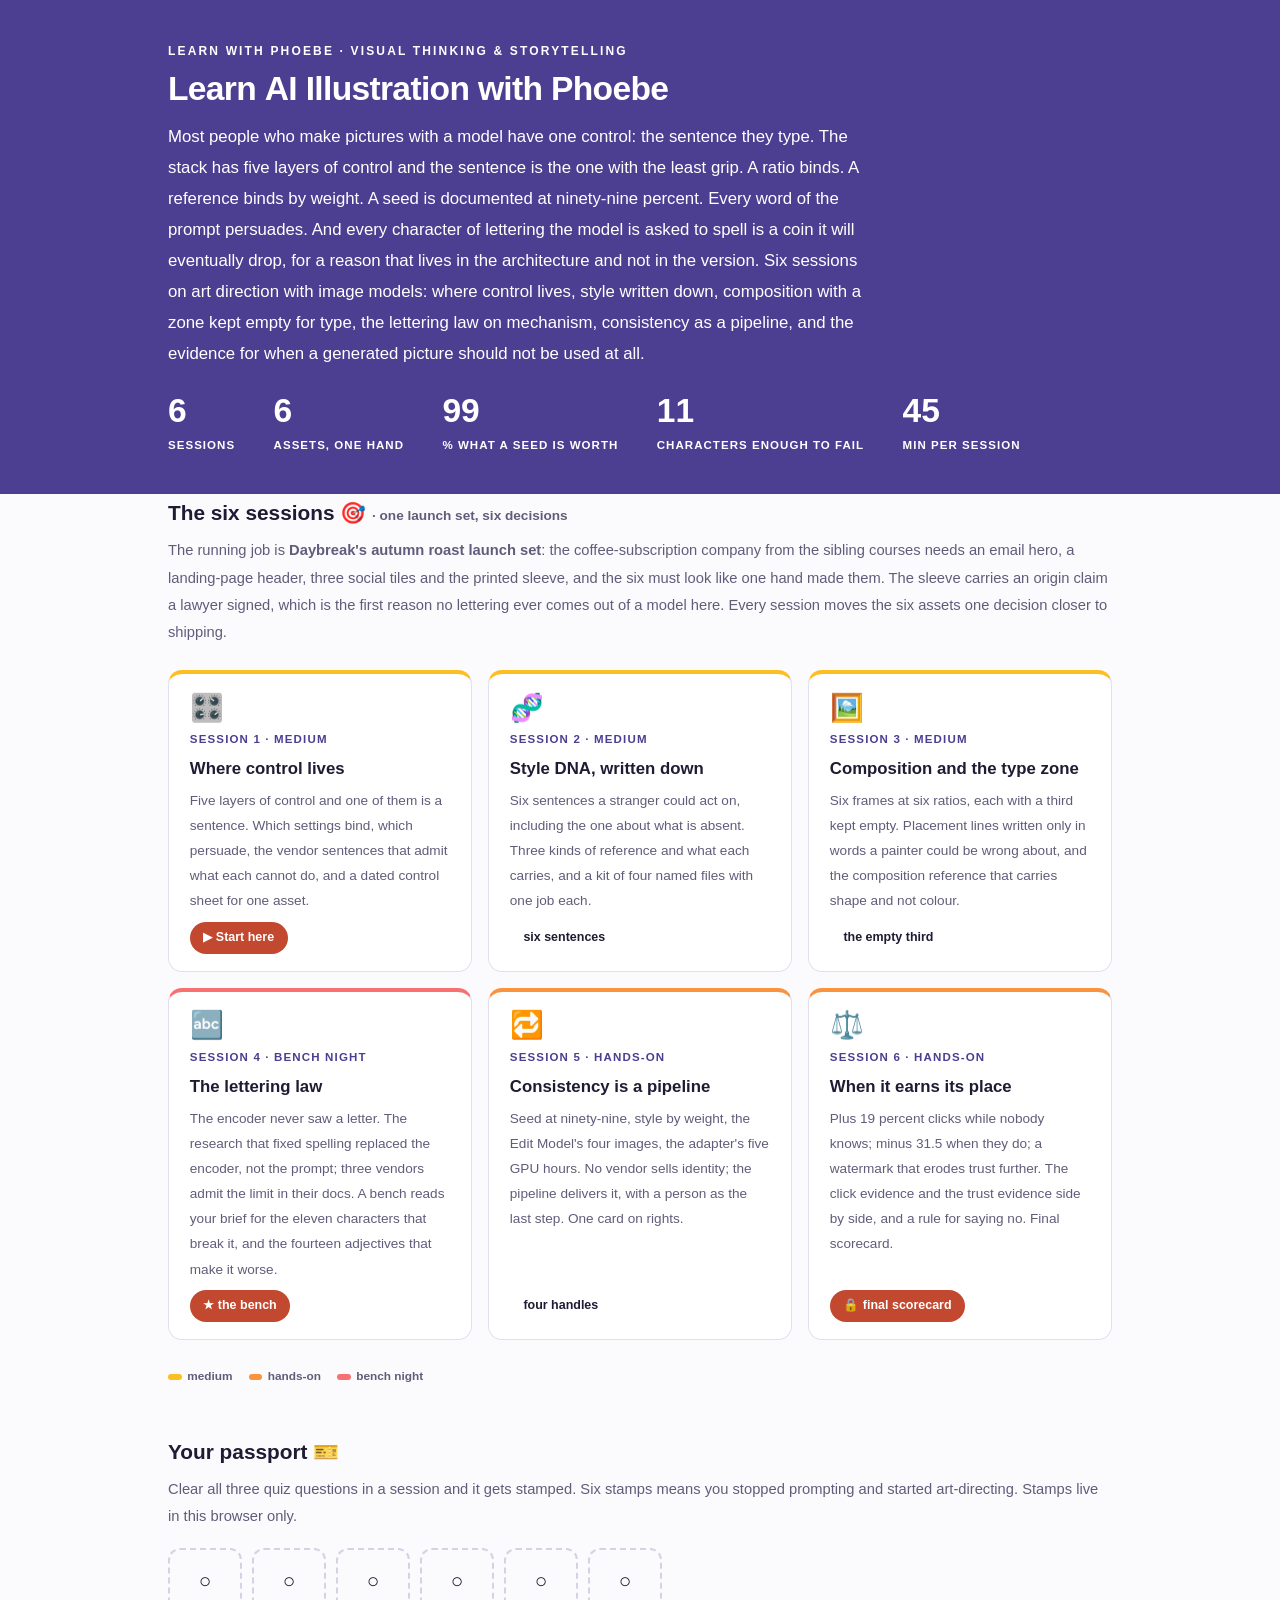
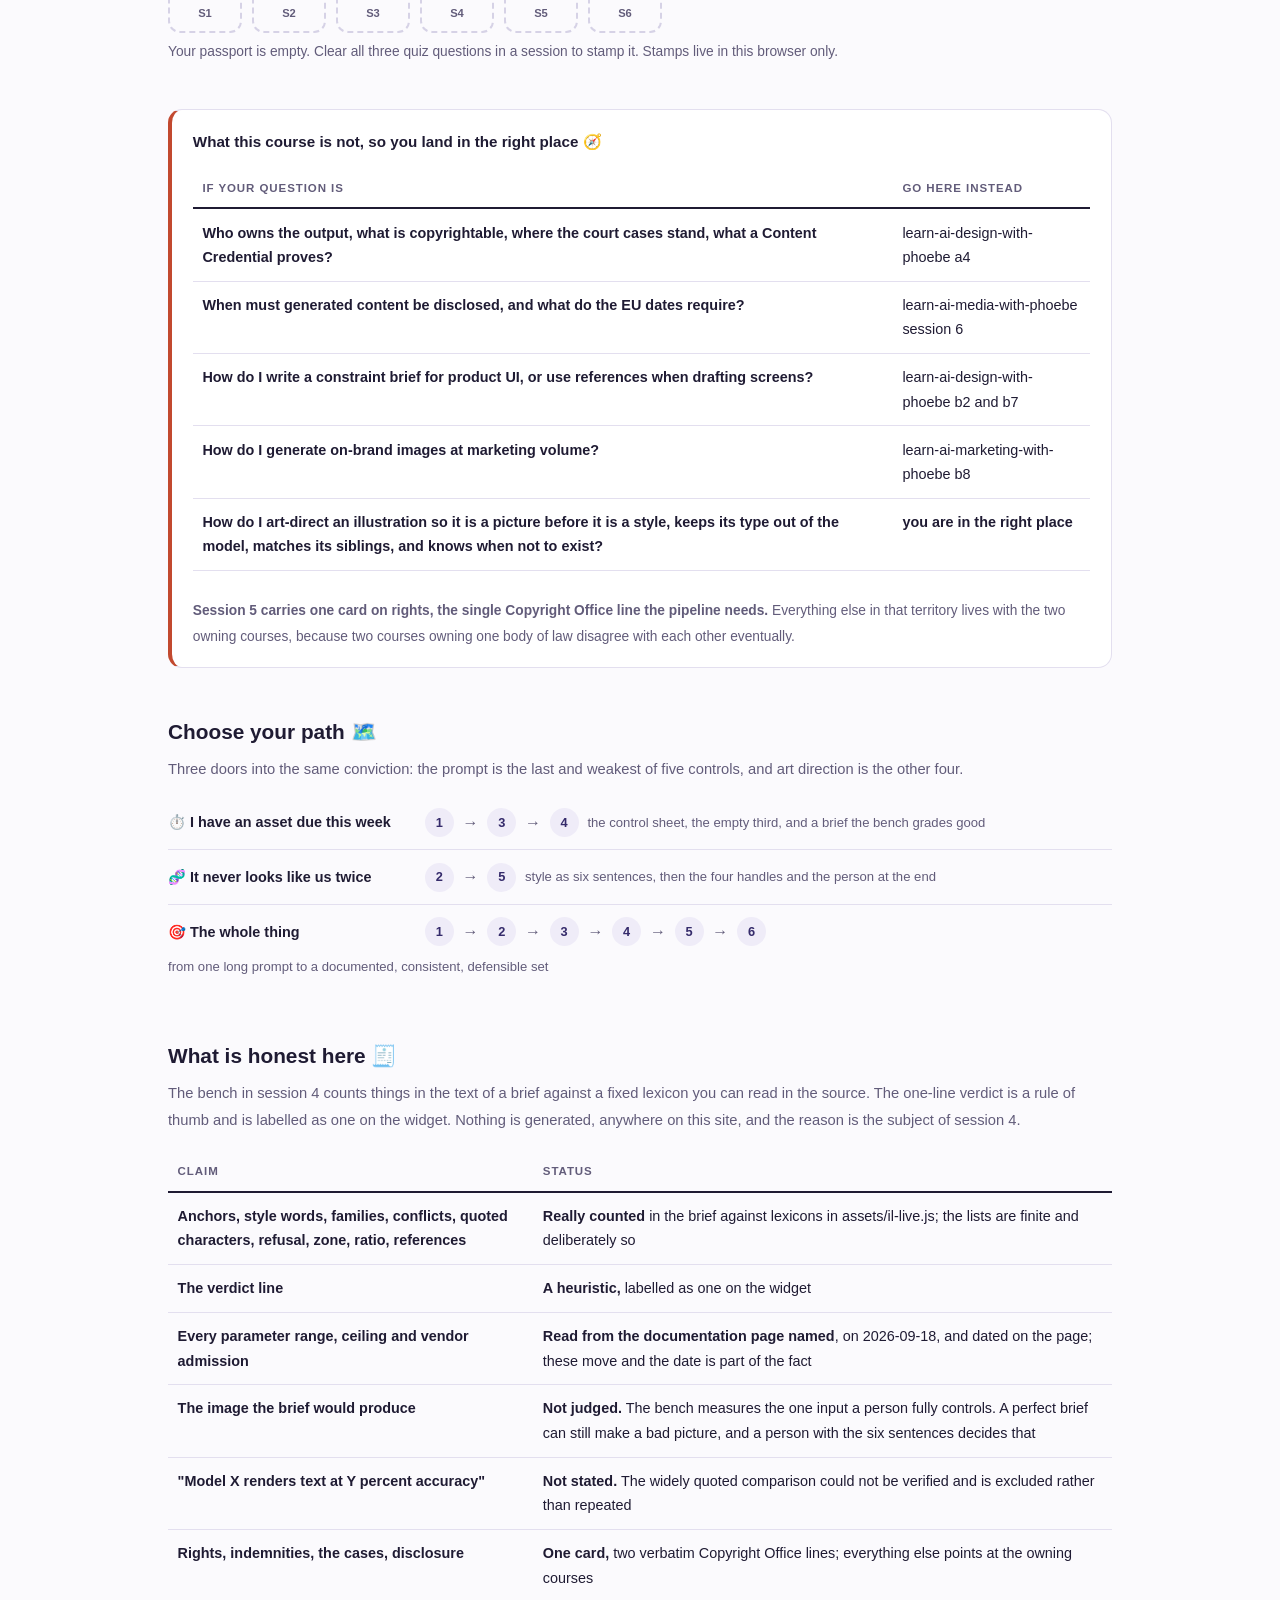
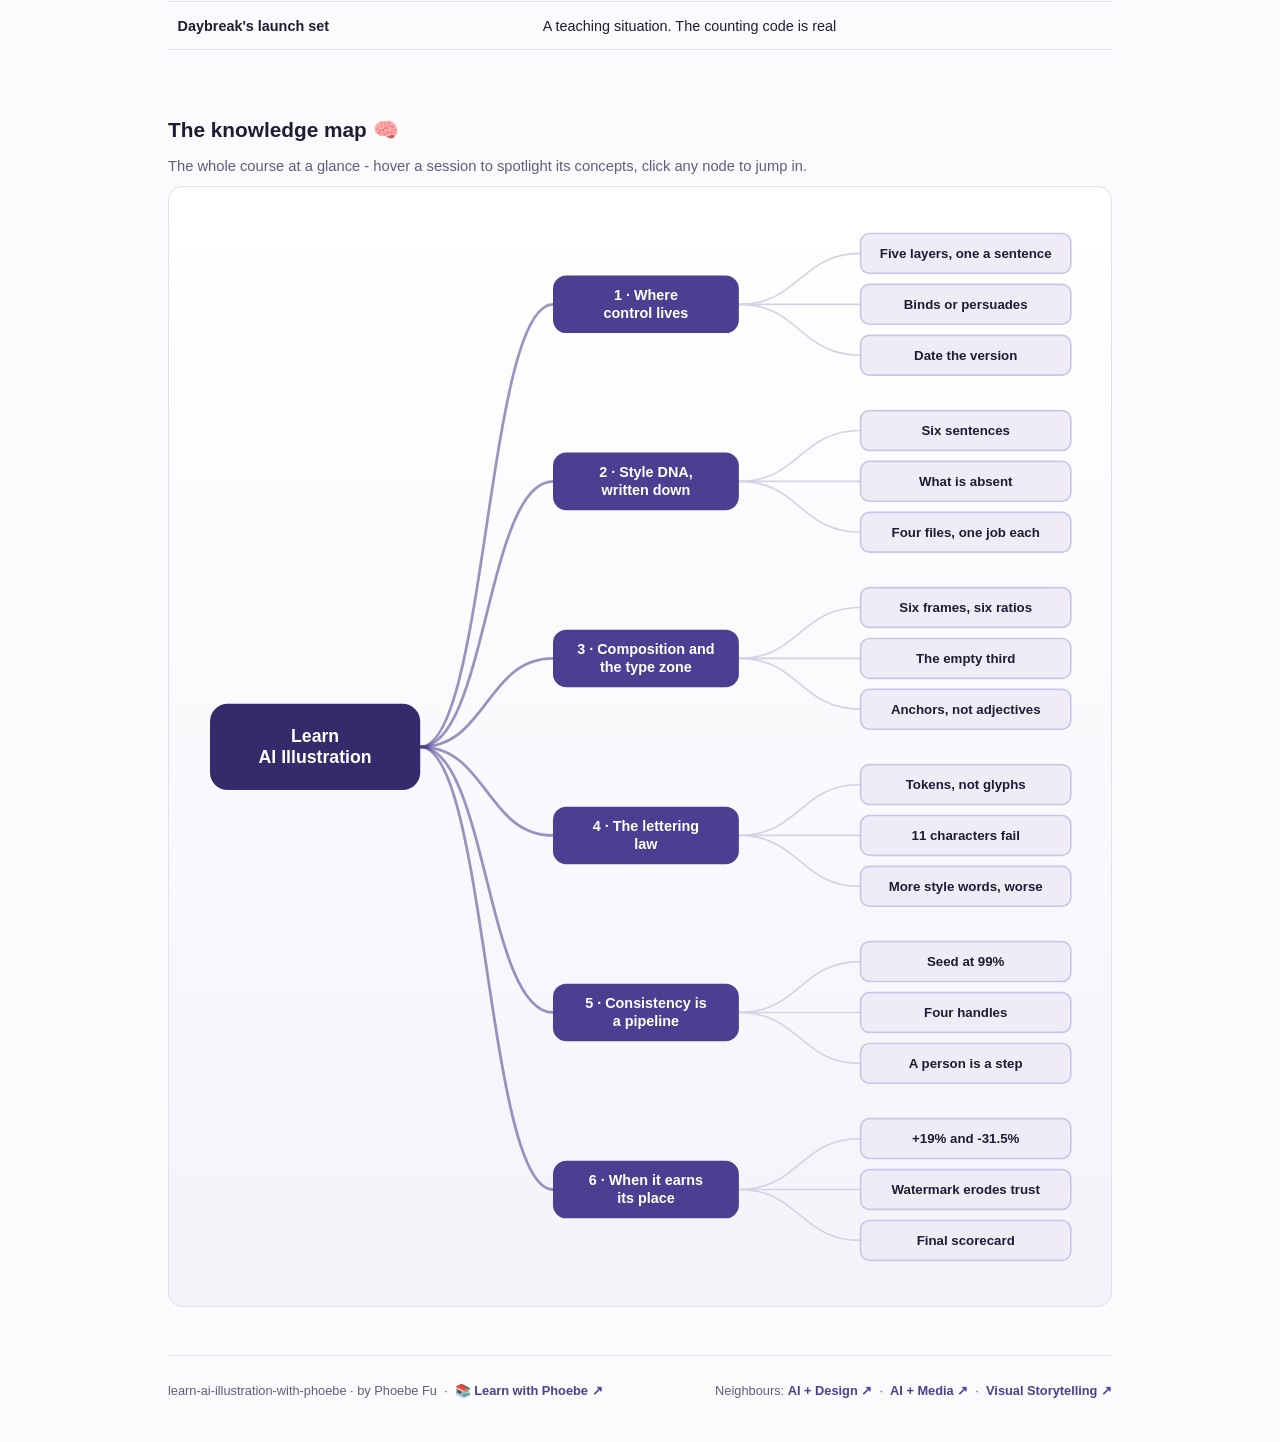
<file: index.html>
<!DOCTYPE html>
<html lang="en">
<head>
<meta charset="UTF-8">
<meta name="viewport" content="width=device-width, initial-scale=1.0">
<!-- social:start -->
<meta name="description" content="Six sessions on art-directing an image model instead of prompting one: where control lives, style written down, composition with a zone kept for type, why every character is set by hand, consistency as a pipeline, and when to say no. No generated image anywhere on the site. Free, by Phoebe Fu.">
<meta property="og:type" content="website">
<meta property="og:site_name" content="Learn with Phoebe">
<meta property="og:title" content="Learn AI Illustration with Phoebe">
<meta property="og:description" content="A prompt persuades. A ratio binds. A seed is 99 percent. Eleven characters of lettering are enough to fail. Six sessions on the four controls that are not the sentence you type.">
<meta property="og:url" content="https://phoebefu6.github.io/learn-ai-illustration-with-phoebe/">
<meta property="og:image" content="https://phoebefu6.github.io/learn-ai-illustration-with-phoebe/assets/og-cover.png">
<meta property="og:image:width" content="1200">
<meta property="og:image:height" content="630">
<meta name="twitter:card" content="summary_large_image">
<meta name="twitter:title" content="Learn AI Illustration with Phoebe">
<meta name="twitter:description" content="Six sessions on art direction with image models, with a bench that reads your brief for the things a generator cannot be told twice.">
<meta name="twitter:image" content="https://phoebefu6.github.io/learn-ai-illustration-with-phoebe/assets/og-cover.png">
<!-- social:end -->
<title>Learn AI Illustration with Phoebe</title>
<link rel="stylesheet" href="assets/style.css?v=23">
<style>

  .stats-row { display: flex; gap: 2.4rem; margin-top: 1.5rem; flex-wrap: wrap; }
  .stat b { display: block; font-size: 2.1rem; font-weight: 800; line-height: 1.05; font-variant-numeric: tabular-nums; }
  .stat span { font-size: .72rem; opacity: 1; text-transform: uppercase; letter-spacing: .09em; font-weight: 600; }

  .course-grid { display: grid; grid-template-columns: repeat(auto-fit, minmax(17rem, 1fr)); gap: 1rem; margin-top: 1.5rem; }
  .course-card {
    border: 1px solid var(--hairline);
    border-top: 4px solid var(--diff, var(--indigo));
    border-radius: var(--radius);
    padding: 1.2rem 1.3rem 1.1rem;
    display: flex;
    flex-direction: column;
    gap: .5rem;
    text-decoration: none;
    color: var(--ink);
    background: #fff;
    transition: box-shadow .15s ease, border-color .15s ease, transform .15s ease;
    position: relative;
  }
  .course-card:hover { border-color: var(--indigo-soft); border-top-color: var(--diff, var(--indigo)); box-shadow: 0 8px 28px rgba(76,63,145,.14); transform: translateY(-3px); }
  .course-card .cicon { font-size: 1.7rem; line-height: 1; }
  .course-card .cnum { font-size: .72rem; font-weight: 700; color: var(--indigo); text-transform: uppercase; letter-spacing: .1em; }
  .course-card h3 { font-size: 1.05rem; font-weight: 800; line-height: 1.3; }
  .course-card p { font-size: .85rem; color: var(--muted); flex: 1; }
  .course-card .meta { display: flex; gap: .4rem; flex-wrap: wrap; }

  .diff-legend { display: flex; gap: 1rem; margin-top: 1.6rem; font-size: .74rem; color: var(--muted); font-weight: 600; flex-wrap: wrap; }
  .diff-legend i { display: inline-block; width: .85rem; height: .35rem; border-radius: 999px; margin-right: .35rem; vertical-align: middle; }

  .paths { margin-top: 2.6rem; }
  .paths h2 { font-size: 1.3rem; font-weight: 800; margin-bottom: .3rem; }
  .paths .plede { color: var(--muted); font-size: .92rem; margin-bottom: .8rem; }
  .path { display: flex; gap: .55rem; align-items: center; padding: .75rem 0; border-bottom: .5px solid var(--hairline); flex-wrap: wrap; }
  .path:last-child { border-bottom: none; }
  .path b { min-width: 15.5rem; font-size: .9rem; }
  .path .pstep { background: var(--indigo-50); color: var(--indigo-deep); border-radius: 999px; padding: .16rem .68rem; font-weight: 700; font-size: .8rem; text-decoration: none; transition: all .12s ease; }
  .path .pstep:hover { background: var(--indigo); color: #fff; }
  .path .parr { color: var(--muted); font-weight: 700; }

  .mm-section { margin-top: 1.6rem; }
  .mm-section h2 { font-size: 1.3rem; font-weight: 800; margin-bottom: .2rem; }
  .mm-section .mm-lede { color: var(--muted); font-size: .92rem; margin-bottom: .4rem; }
  .mm-wrap { border: 1px solid var(--hairline); border-radius: var(--radius); background: linear-gradient(180deg,#fff,#F5F3FA); padding: .6rem; overflow-x: auto; }
  .mm-svg { width: 100%; height: auto; display: block; max-width: 60rem; margin: 0 auto; min-width: 34rem; }
  .mm-link { cursor: pointer; text-decoration: none; }
  .mm-node rect { transition: opacity .15s ease, filter .15s ease; }
  .mm-node text { pointer-events: none; }
  .mm-link:hover .mm-node rect { filter: brightness(1.06); }
  .mm-edge { transition: opacity .15s ease; }

  .not-this { border: 1px solid var(--hairline); border-left: 4px solid var(--amber); border-radius: var(--radius); background: #fff; padding: 1.1rem 1.3rem; margin-top: 1.2rem; }
  .not-this h3 { font-size: .95rem; font-weight: 800; margin-bottom: .5rem; }
</style>
</head>
<body>

<header class="masthead">
  <div class="wrap">
    <div class="eyebrow">Learn with Phoebe · Visual Thinking &amp; Storytelling</div>
    <h1>Learn <span class="accent">AI Illustration</span> with Phoebe</h1>
    <p class="sub">Most people who make pictures with a model have one control: the sentence they type. The stack has five layers of control and the sentence is the one with the least grip. A ratio binds. A reference binds by weight. A seed is documented at ninety-nine percent. Every word of the prompt persuades. And every character of lettering the model is asked to spell is a coin it will eventually drop, for a reason that lives in the architecture and not in the version. Six sessions on art direction with image models: where control lives, style written down, composition with a zone kept empty for type, the lettering law on mechanism, consistency as a pipeline, and the evidence for when a generated picture should not be used at all.</p>
    <div class="stats-row">
      <div class="stat"><b data-count="6">6</b><span>sessions</span></div>
      <div class="stat"><b data-count="6">6</b><span>assets, one hand</span></div>
      <div class="stat"><b data-count="99">99</b><span>% what a seed is worth</span></div>
      <div class="stat"><b data-count="11">11</b><span>characters enough to fail</span></div>
      <div class="stat"><b data-count="45">45</b><span>min per session</span></div>
    </div>
  </div>
</header>

<main class="wrap">

  <section class="section">
    <div class="paths" style="margin-top:0">
      <h2>The six sessions 🎯 <span style="font-size:.85rem;font-weight:600;color:var(--muted)">· one launch set, six decisions</span></h2>
      <p class="plede">The running job is <strong>Daybreak's autumn roast launch set</strong>: the coffee-subscription company from the sibling courses needs an email hero, a landing-page header, three social tiles and the printed sleeve, and the six must look like one hand made them. The sleeve carries an origin claim a lawyer signed, which is the first reason no lettering ever comes out of a model here. Every session moves the six assets one decision closer to shipping.</p>
    </div>

    <div class="course-grid">
      <a class="course-card" href="courses/01-where-control-lives.html" style="--diff:#FBBF24">
        <span class="cicon">🎛️</span>
        <span class="cnum">Session 1 · medium</span>
        <h3>Where control lives</h3>
        <p>Five layers of control and one of them is a sentence. Which settings bind, which persuade, the vendor sentences that admit what each cannot do, and a dated control sheet for one asset.</p>
        <span class="meta"><span class="pill amber">▶ Start here</span></span>
      </a>
      <a class="course-card" href="courses/02-style-dna-written-down.html" style="--diff:#FBBF24">
        <span class="cicon">🧬</span>
        <span class="cnum">Session 2 · medium</span>
        <h3>Style DNA, written down</h3>
        <p>Six sentences a stranger could act on, including the one about what is absent. Three kinds of reference and what each carries, and a kit of four named files with one job each.</p>
        <span class="meta"><span class="pill">six sentences</span></span>
      </a>
      <a class="course-card" href="courses/03-composition-and-the-type-zone.html" style="--diff:#FBBF24">
        <span class="cicon">🖼️</span>
        <span class="cnum">Session 3 · medium</span>
        <h3>Composition and the type zone</h3>
        <p>Six frames at six ratios, each with a third kept empty. Placement lines written only in words a painter could be wrong about, and the composition reference that carries shape and not colour.</p>
        <span class="meta"><span class="pill">the empty third</span></span>
      </a>
      <a class="course-card" href="courses/04-the-lettering-law.html" style="--diff:#F87171">
        <span class="cicon">🔤</span>
        <span class="cnum">Session 4 · bench night</span>
        <h3>The lettering law</h3>
        <p>The encoder never saw a letter. The research that fixed spelling replaced the encoder, not the prompt; three vendors admit the limit in their docs. A bench reads your brief for the eleven characters that break it, and the fourteen adjectives that make it worse.</p>
        <span class="meta"><span class="pill amber">★ the bench</span></span>
      </a>
      <a class="course-card" href="courses/05-consistency-is-a-pipeline.html" style="--diff:#FB923C">
        <span class="cicon">🔁</span>
        <span class="cnum">Session 5 · hands-on</span>
        <h3>Consistency is a pipeline</h3>
        <p>Seed at ninety-nine, style by weight, the Edit Model's four images, the adapter's five GPU hours. No vendor sells identity; the pipeline delivers it, with a person as the last step. One card on rights.</p>
        <span class="meta"><span class="pill">four handles</span></span>
      </a>
      <a class="course-card" href="courses/06-when-it-earns-its-place.html" style="--diff:#FB923C">
        <span class="cicon">⚖️</span>
        <span class="cnum">Session 6 · hands-on</span>
        <h3>When it earns its place</h3>
        <p>Plus 19 percent clicks while nobody knows; minus 31.5 when they do; a watermark that erodes trust further. The click evidence and the trust evidence side by side, and a rule for saying no. Final scorecard.</p>
        <span class="meta"><span class="pill amber">🔒 final scorecard</span></span>
      </a>
    </div>

    <div class="diff-legend">
      <span><i style="background:#FBBF24"></i>medium</span>
      <span><i style="background:#FB923C"></i>hands-on</span>
      <span><i style="background:#F87171"></i>bench night</span>
    </div>
  </section>

  <section class="section">
    <div class="paths" style="margin-top:0">
      <h2>Your passport 🎫</h2>
      <p class="plede">Clear all three quiz questions in a session and it gets stamped. Six stamps means you stopped prompting and started art-directing. Stamps live in this browser only.</p>
    </div>
    <div class="pp-strip"></div>
  </section>

  <section class="section">
    <div class="not-this">
      <h3>What this course is not, so you land in the right place 🧭</h3>
      <table class="clean">
        <tr><th>If your question is</th><th>Go here instead</th></tr>
        <tr><td>Who owns the output, what is copyrightable, where the court cases stand, what a Content Credential proves?</td><td><span class="mono">learn-ai-design-with-phoebe</span> a4</td></tr>
        <tr><td>When must generated content be disclosed, and what do the EU dates require?</td><td><span class="mono">learn-ai-media-with-phoebe</span> session 6</td></tr>
        <tr><td>How do I write a constraint brief for product UI, or use references when drafting screens?</td><td><span class="mono">learn-ai-design-with-phoebe</span> b2 and b7</td></tr>
        <tr><td>How do I generate on-brand images at marketing volume?</td><td><span class="mono">learn-ai-marketing-with-phoebe</span> b8</td></tr>
        <tr><td><strong>How do I art-direct an illustration so it is a picture before it is a style, keeps its type out of the model, matches its siblings, and knows when not to exist?</strong></td><td><strong>you are in the right place</strong></td></tr>
      </table>
      <p style="margin-top:.7rem;font-size:.86rem;color:var(--muted)"><strong>Session 5 carries one card on rights, the single Copyright Office line the pipeline needs.</strong> Everything else in that territory lives with the two owning courses, because two courses owning one body of law disagree with each other eventually.</p>
    </div>
  </section>

  <section class="section">
    <div class="paths">
      <h2>Choose your path 🗺️</h2>
      <p class="plede">Three doors into the same conviction: the prompt is the last and weakest of five controls, and art direction is the other four.</p>
      <div class="path"><b>⏱️ I have an asset due this week</b>
        <a class="pstep" href="courses/01-where-control-lives.html">1</a><span class="parr">→</span>
        <a class="pstep" href="courses/03-composition-and-the-type-zone.html">3</a><span class="parr">→</span>
        <a class="pstep" href="courses/04-the-lettering-law.html">4</a>
        <span style="font-size:.82rem;color:var(--muted)">the control sheet, the empty third, and a brief the bench grades good</span>
      </div>
      <div class="path"><b>🧬 It never looks like us twice</b>
        <a class="pstep" href="courses/02-style-dna-written-down.html">2</a><span class="parr">→</span>
        <a class="pstep" href="courses/05-consistency-is-a-pipeline.html">5</a>
        <span style="font-size:.82rem;color:var(--muted)">style as six sentences, then the four handles and the person at the end</span>
      </div>
      <div class="path"><b>🎯 The whole thing</b>
        <a class="pstep" href="courses/01-where-control-lives.html">1</a><span class="parr">→</span>
        <a class="pstep" href="courses/02-style-dna-written-down.html">2</a><span class="parr">→</span>
        <a class="pstep" href="courses/03-composition-and-the-type-zone.html">3</a><span class="parr">→</span>
        <a class="pstep" href="courses/04-the-lettering-law.html">4</a><span class="parr">→</span>
        <a class="pstep" href="courses/05-consistency-is-a-pipeline.html">5</a><span class="parr">→</span>
        <a class="pstep" href="courses/06-when-it-earns-its-place.html">6</a>
        <span style="font-size:.82rem;color:var(--muted)">from one long prompt to a documented, consistent, defensible set</span>
      </div>
    </div>
  </section>

  <section class="section">
    <div class="paths" style="margin-top:0">
      <h2>What is honest here 🧾</h2>
      <p class="plede">The bench in session 4 counts things in the text of a brief against a fixed lexicon you can read in the source. The one-line verdict is a rule of thumb and is labelled as one on the widget. Nothing is generated, anywhere on this site, and the reason is the subject of session 4.</p>
    </div>
    <table class="clean">
      <tr><th>Claim</th><th>Status</th></tr>
      <tr><td>Anchors, style words, families, conflicts, quoted characters, refusal, zone, ratio, references</td><td><strong>Really counted</strong> in the brief against lexicons in <span class="mono">assets/il-live.js</span>; the lists are finite and deliberately so</td></tr>
      <tr><td>The verdict line</td><td><strong>A heuristic,</strong> labelled as one on the widget</td></tr>
      <tr><td>Every parameter range, ceiling and vendor admission</td><td><strong>Read from the documentation page named</strong>, on 2026-09-18, and dated on the page; these move and the date is part of the fact</td></tr>
      <tr><td>The image the brief would produce</td><td><strong>Not judged.</strong> The bench measures the one input a person fully controls. A perfect brief can still make a bad picture, and a person with the six sentences decides that</td></tr>
      <tr><td>"Model X renders text at Y percent accuracy"</td><td><strong>Not stated.</strong> The widely quoted comparison could not be verified and is excluded rather than repeated</td></tr>
      <tr><td>Rights, indemnities, the cases, disclosure</td><td><strong>One card,</strong> two verbatim Copyright Office lines; everything else points at the owning courses</td></tr>
      <tr><td>Daybreak's launch set</td><td>A teaching situation. The counting code is real</td></tr>
    </table>
  </section>

  <section class="section mm-section">
    <h2>The knowledge map 🧠</h2>
    <p class="mm-lede">The whole course at a glance - hover a session to spotlight its concepts, click any node to jump in.</p>
    <div class="mm-wrap"><div id="mindmap"></div></div>
  </section>

  <footer class="pagefoot">
    <span>learn-ai-illustration-with-phoebe · by Phoebe Fu &nbsp;·&nbsp; 📚 <a href="https://phoebefu6.github.io/learn-with-phoebe/">Learn with Phoebe ↗</a></span>
    <span>Neighbours: <a href="https://phoebefu6.github.io/learn-ai-design-with-phoebe/">AI + Design ↗</a> &nbsp;·&nbsp; <a href="https://phoebefu6.github.io/learn-ai-media-with-phoebe/">AI + Media ↗</a> &nbsp;·&nbsp; <a href="https://phoebefu6.github.io/learn-visual-storytelling-with-phoebe/">Visual Storytelling ↗</a></span>
  </footer>

</main>

<script>
window.MINDMAP_DATA = {
  title: "Learn\nAI Illustration",
  centerColor: "#352B6B",
  sessions: [
    { label: "Where\ncontrol lives", href: "courses/01-where-control-lives.html", color: "#FBBF24",
      concepts: [
        { label: "Five layers, one a sentence", href: "courses/01-where-control-lives.html" },
        { label: "Binds or persuades", href: "courses/01-where-control-lives.html" },
        { label: "Date the version", href: "courses/01-where-control-lives.html" } ] },
    { label: "Style DNA,\nwritten down", href: "courses/02-style-dna-written-down.html", color: "#FBBF24",
      concepts: [
        { label: "Six sentences", href: "courses/02-style-dna-written-down.html" },
        { label: "What is absent", href: "courses/02-style-dna-written-down.html" },
        { label: "Four files, one job each", href: "courses/02-style-dna-written-down.html" } ] },
    { label: "Composition and\nthe type zone", href: "courses/03-composition-and-the-type-zone.html", color: "#FBBF24",
      concepts: [
        { label: "Six frames, six ratios", href: "courses/03-composition-and-the-type-zone.html" },
        { label: "The empty third", href: "courses/03-composition-and-the-type-zone.html" },
        { label: "Anchors, not adjectives", href: "courses/03-composition-and-the-type-zone.html" } ] },
    { label: "The lettering\nlaw", href: "courses/04-the-lettering-law.html", color: "#F87171",
      concepts: [
        { label: "Tokens, not glyphs", href: "courses/04-the-lettering-law.html" },
        { label: "11 characters fail", href: "courses/04-the-lettering-law.html" },
        { label: "More style words, worse", href: "courses/04-the-lettering-law.html" } ] },
    { label: "Consistency is\na pipeline", href: "courses/05-consistency-is-a-pipeline.html", color: "#FB923C",
      concepts: [
        { label: "Seed at 99%", href: "courses/05-consistency-is-a-pipeline.html" },
        { label: "Four handles", href: "courses/05-consistency-is-a-pipeline.html" },
        { label: "A person is a step", href: "courses/05-consistency-is-a-pipeline.html" } ] },
    { label: "When it earns\nits place", href: "courses/06-when-it-earns-its-place.html", color: "#FB923C",
      concepts: [
        { label: "+19% and -31.5%", href: "courses/06-when-it-earns-its-place.html" },
        { label: "Watermark erodes trust", href: "courses/06-when-it-earns-its-place.html" },
        { label: "Final scorecard", href: "courses/06-when-it-earns-its-place.html" } ] }
  ]
};
</script>
<script src="assets/mindmap.js?v=1"></script>
<script src="assets/app.js?v=20"></script>
</body>
</html>
</file>
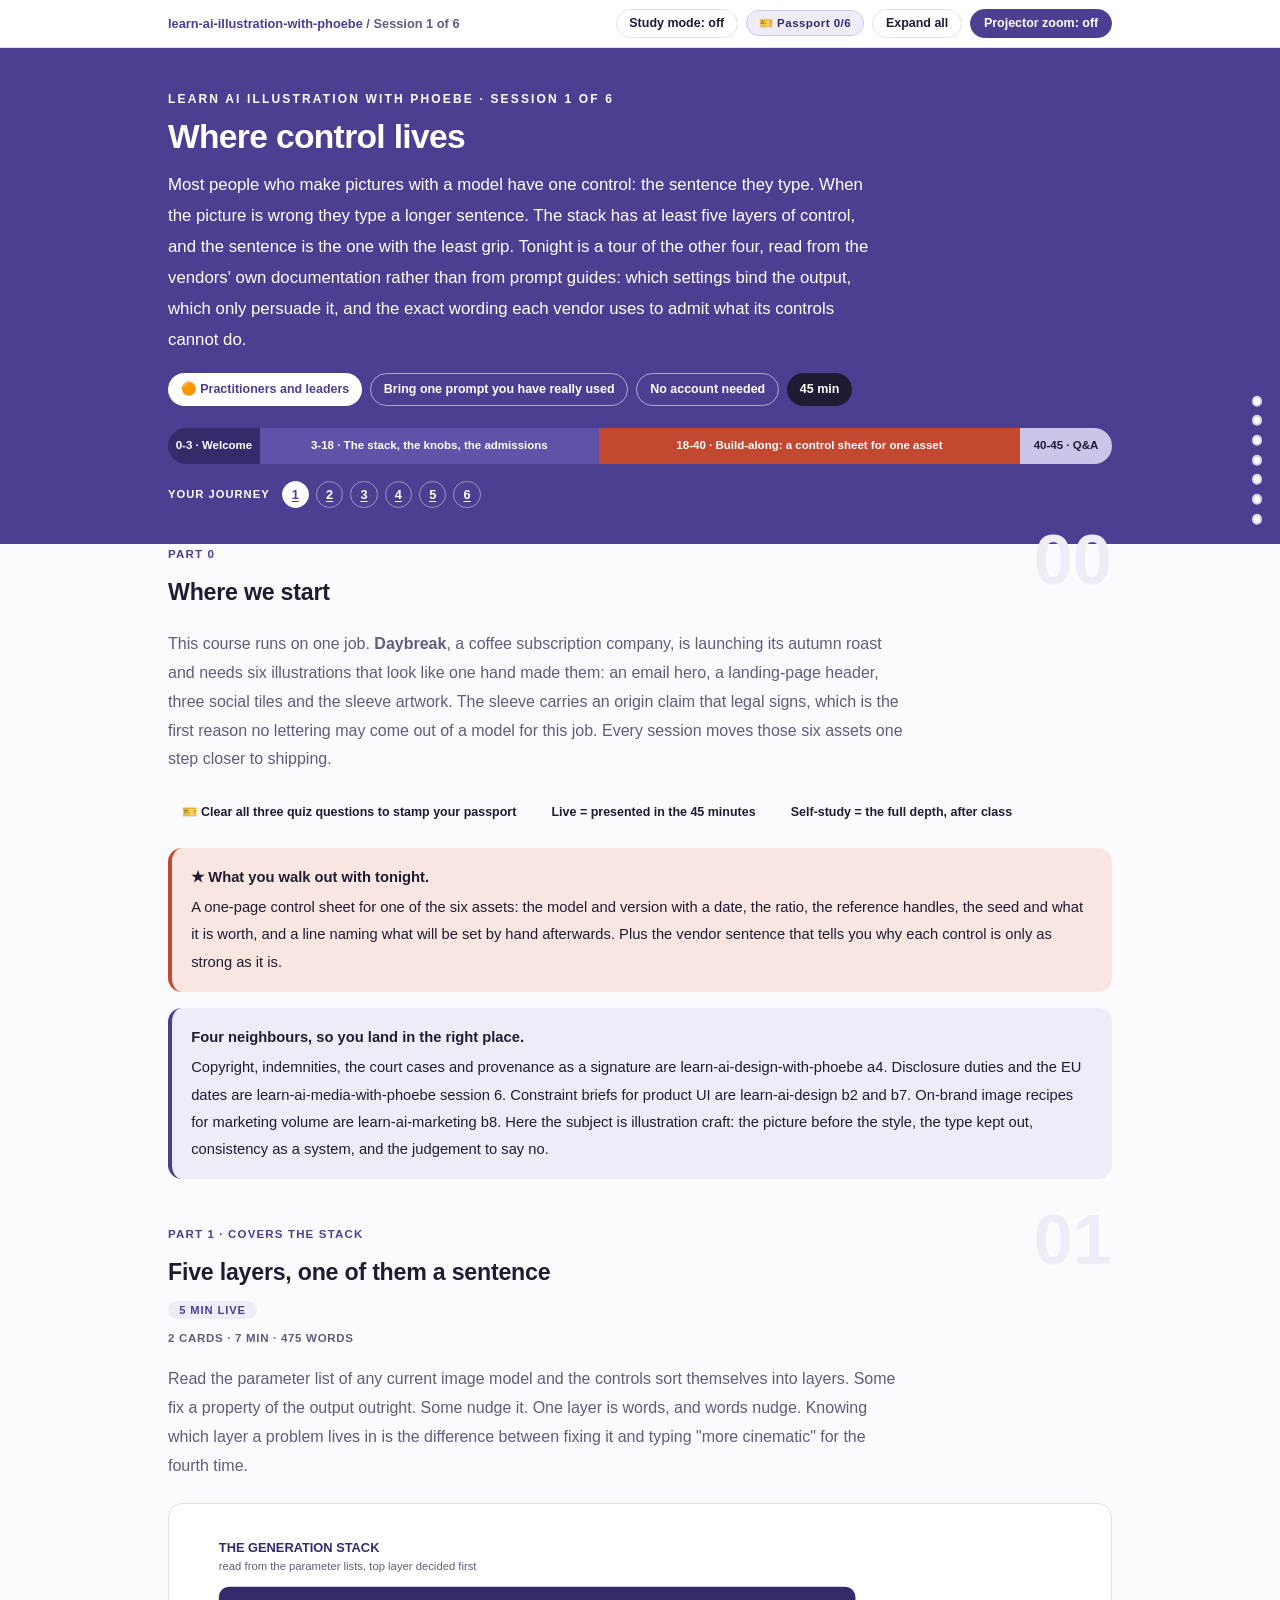
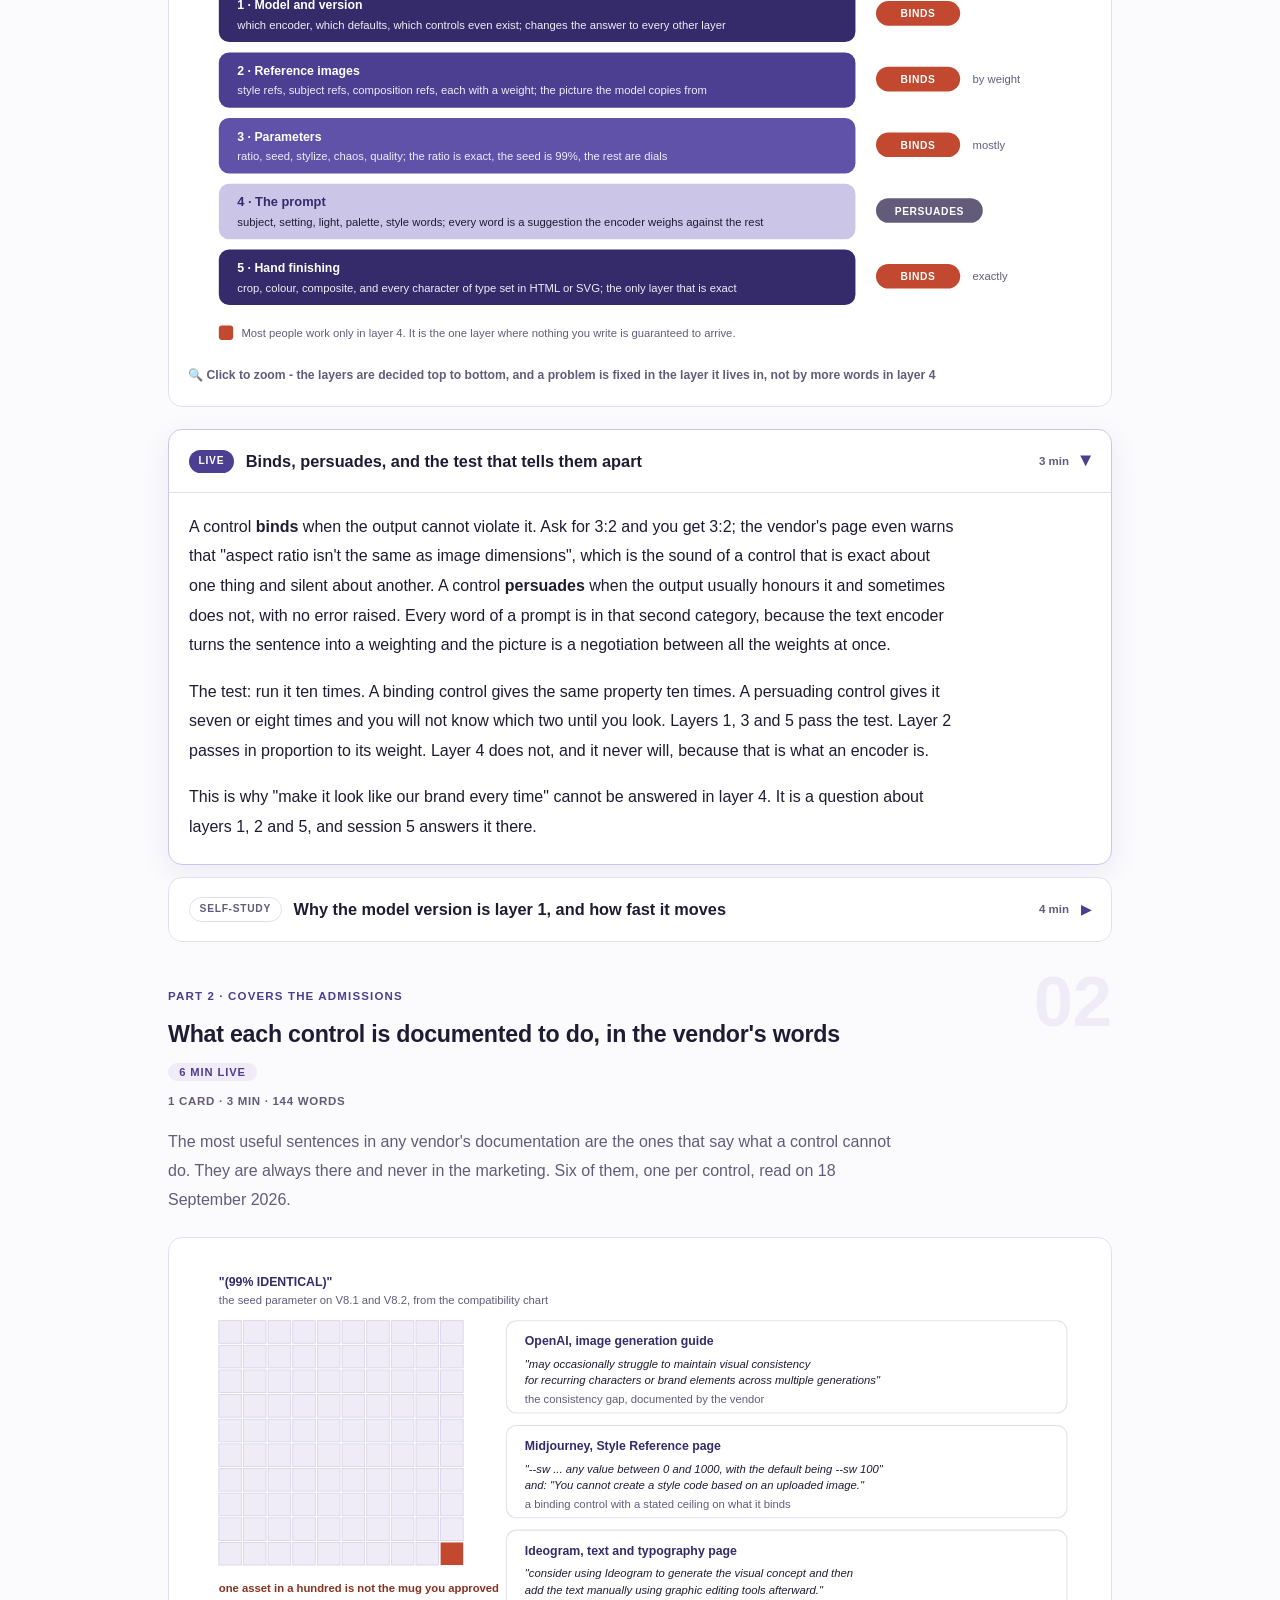
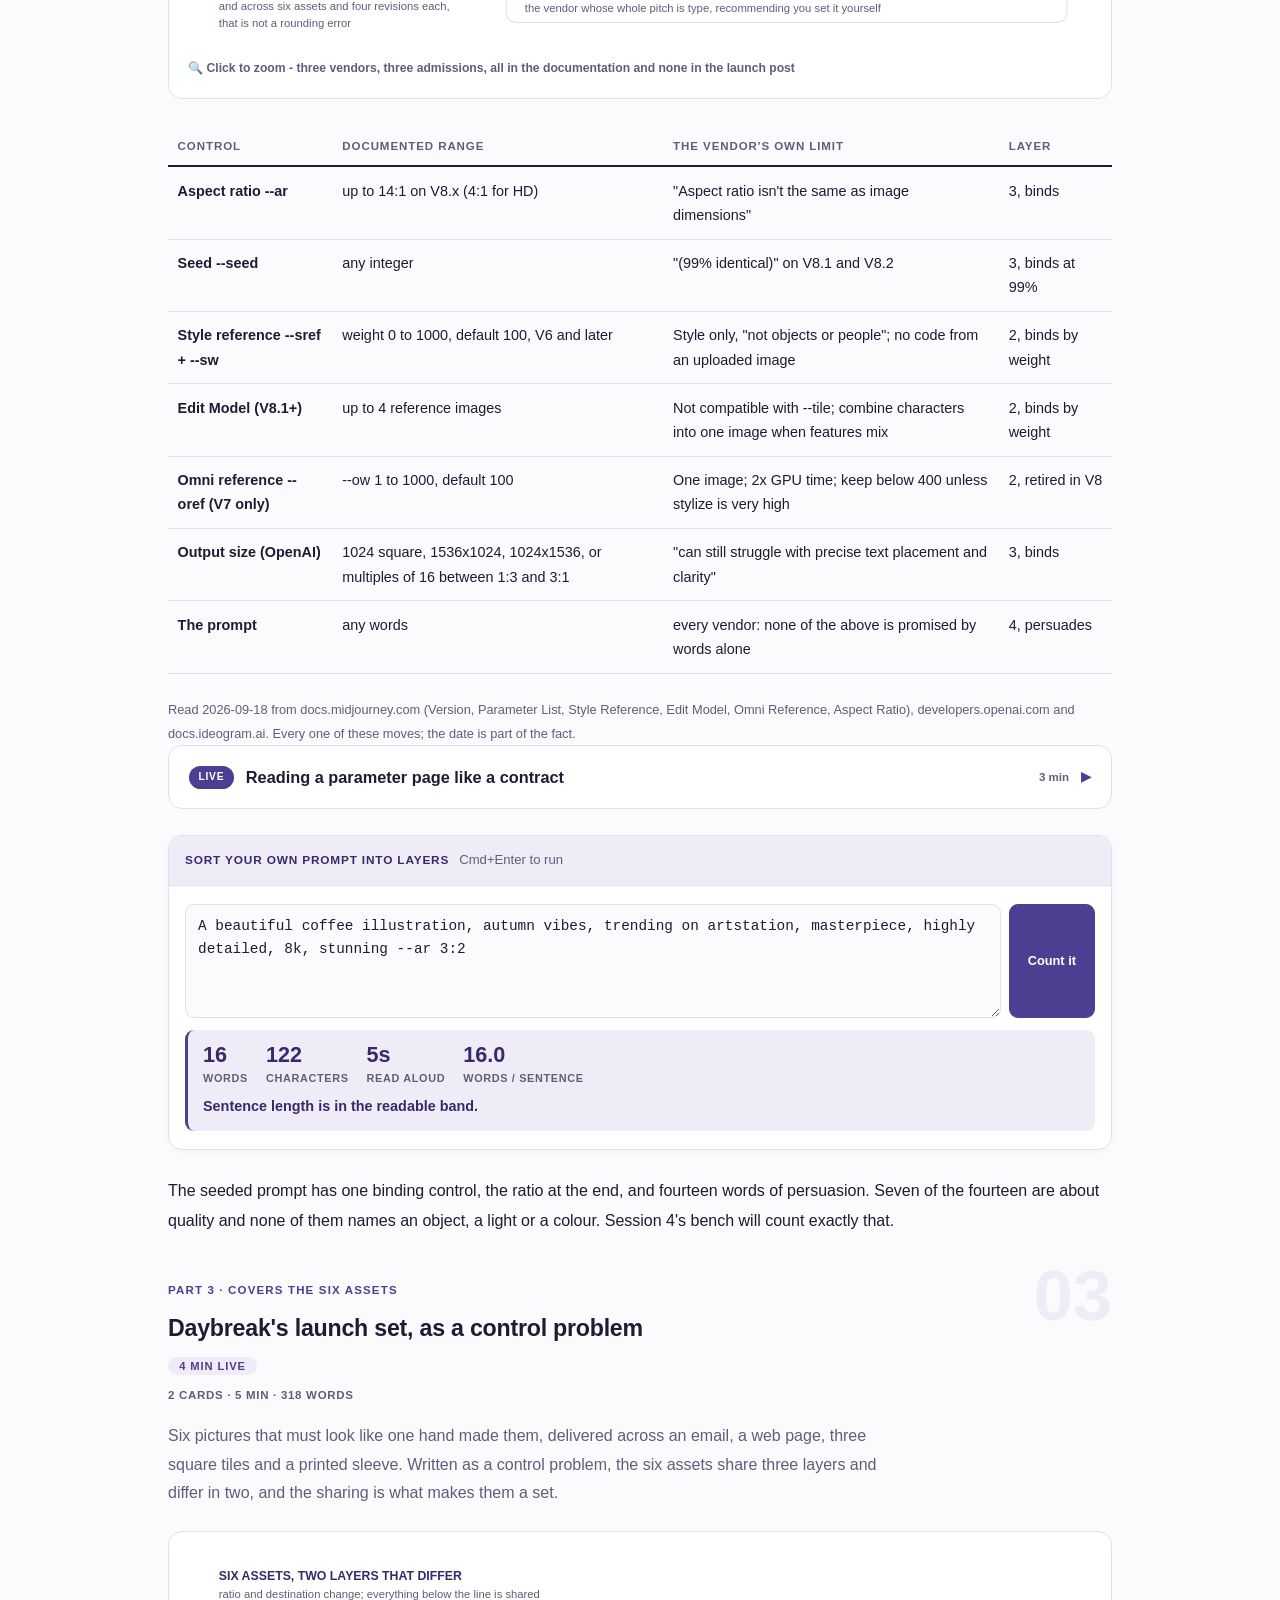
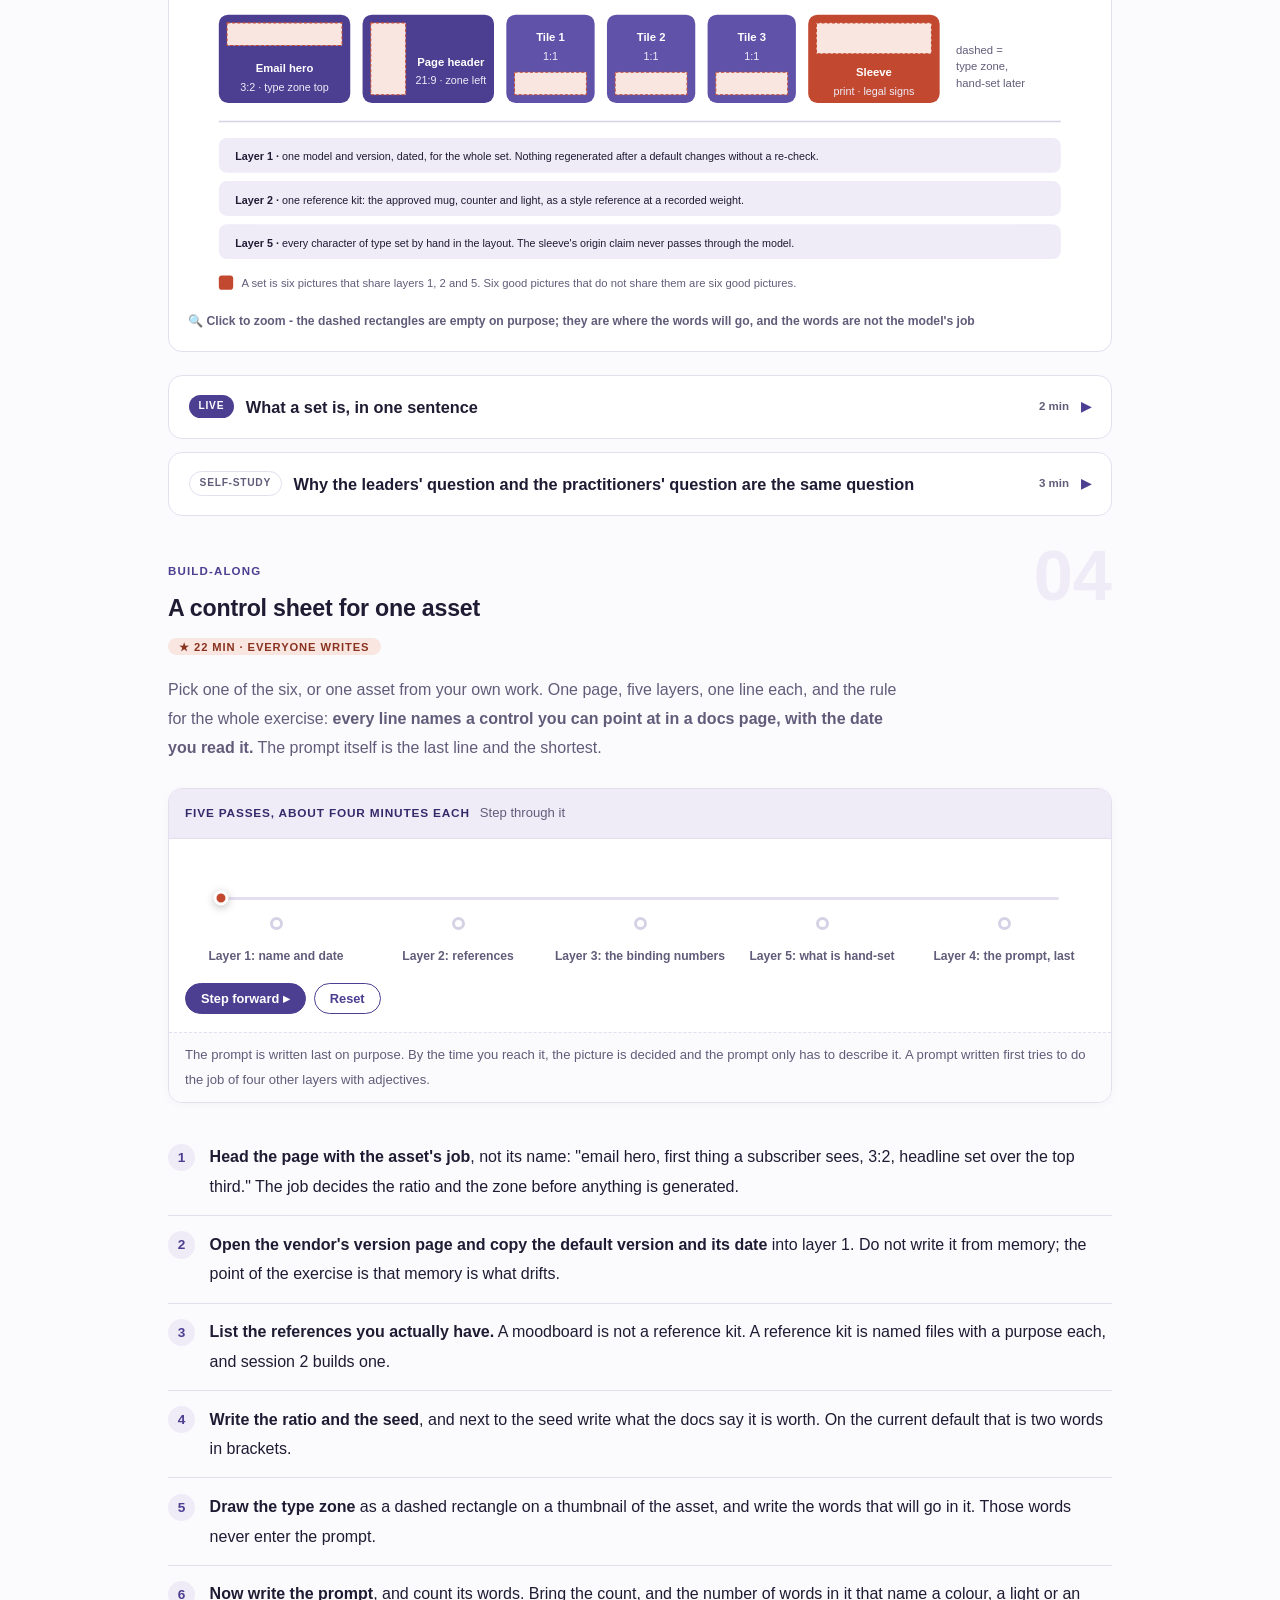
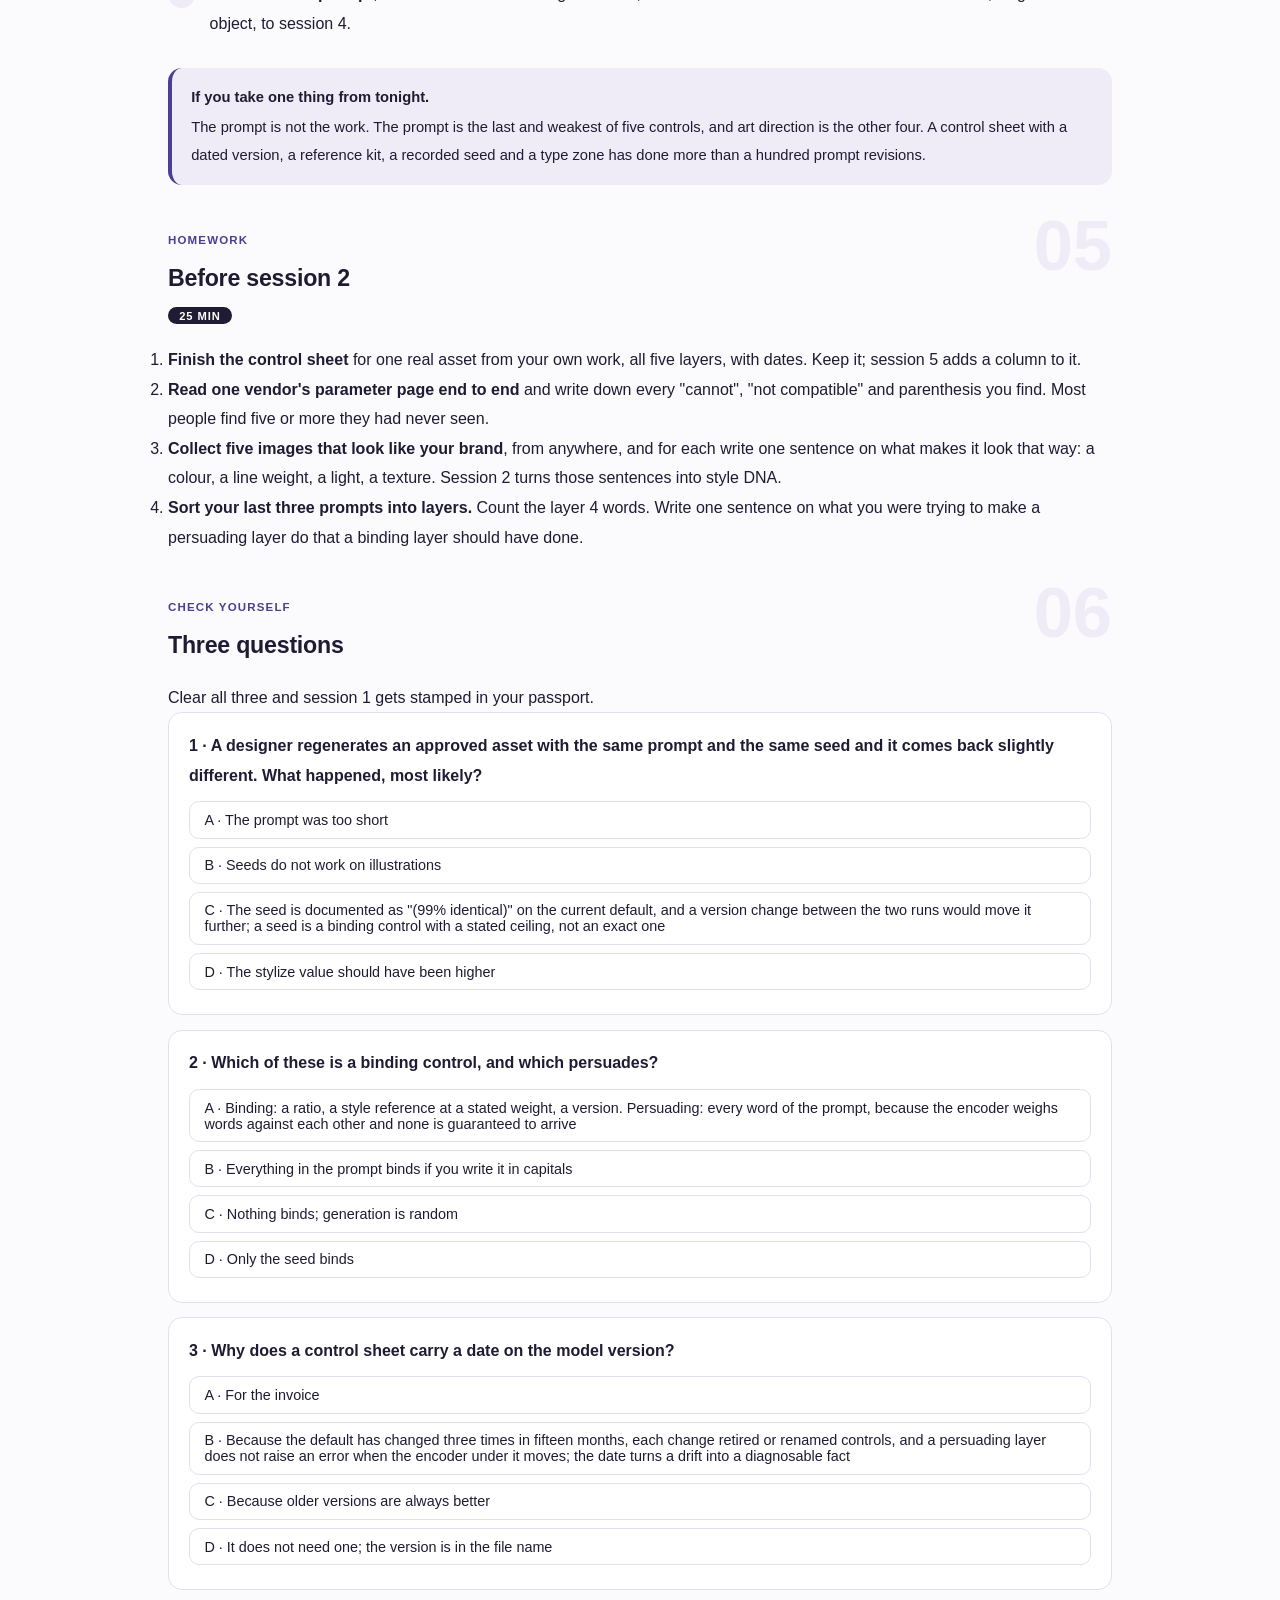
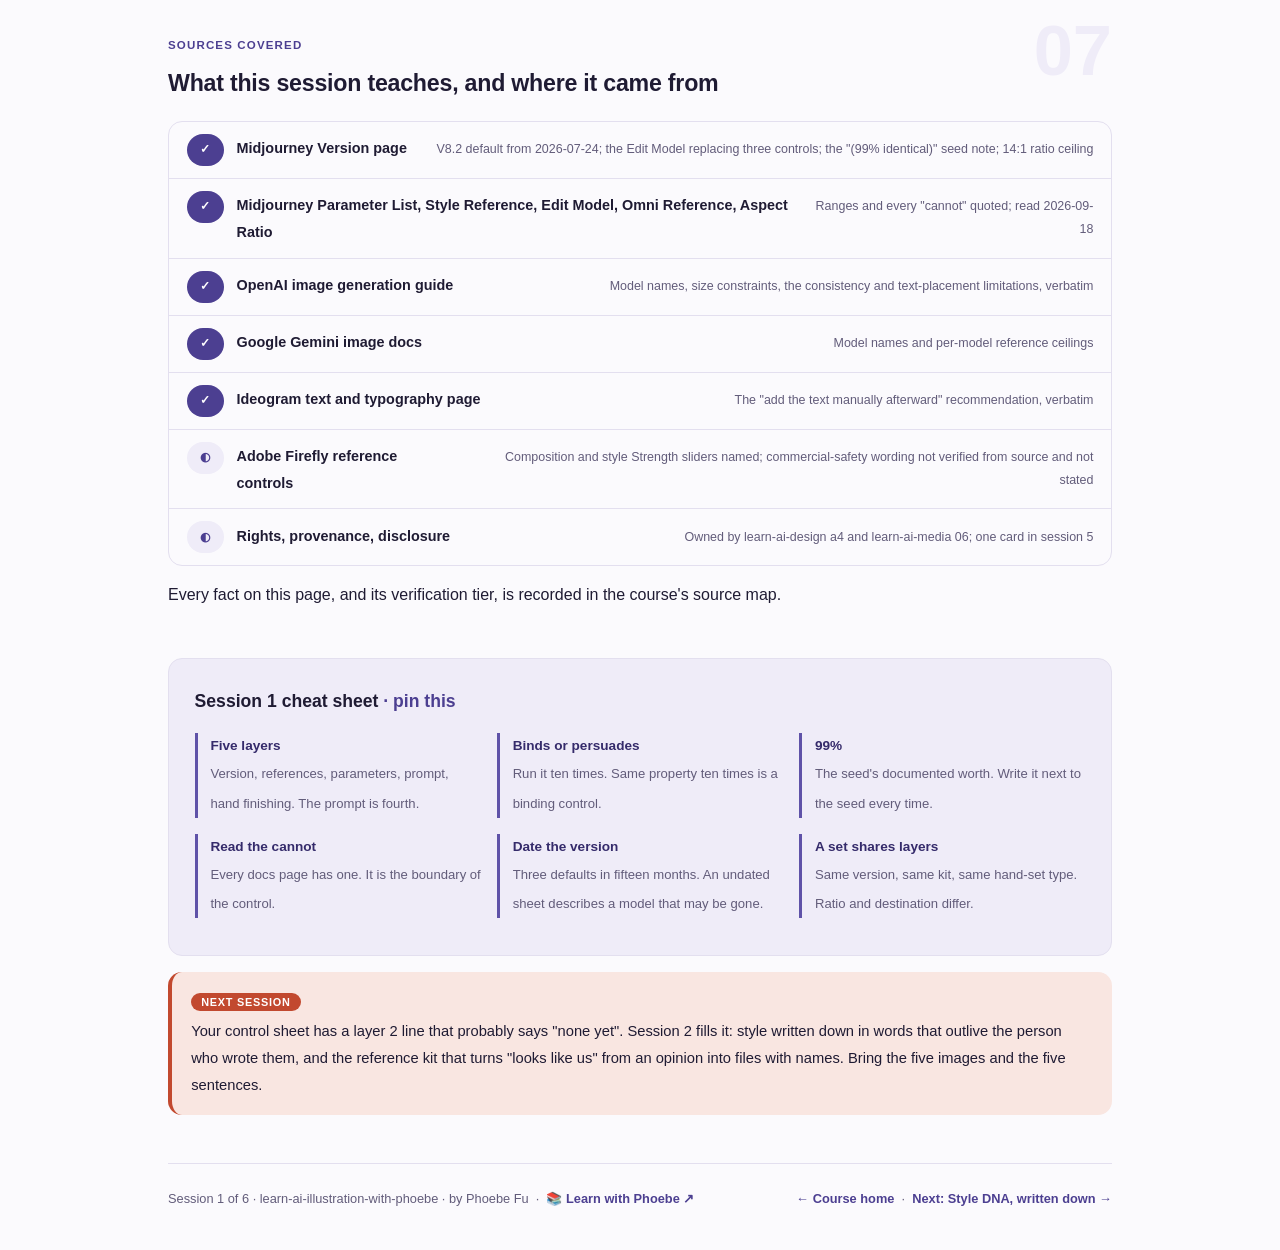
<file: courses/01-where-control-lives.html>
<!DOCTYPE html>
<html lang="en">
<head>
<meta charset="UTF-8">
<meta name="viewport" content="width=device-width, initial-scale=1.0">
<!-- social:start -->
<meta name="description" content="Session 1 of 6. The generation stack as a control surface: which settings bind the output, which merely persuade it, and what the vendors' own documentation admits about each. Art direction starts with knowing where the controls are.">
<meta property="og:type" content="article">
<meta property="og:site_name" content="Learn with Phoebe">
<meta property="og:title" content="Where control lives - learn AI illustration with phoebe">
<meta property="og:description" content="Session 1 of 6. A prompt persuades. A ratio binds. A seed is 99 percent. Knowing which is which is the whole difference between prompting and art direction.">
<meta property="og:url" content="https://phoebefu6.github.io/learn-ai-illustration-with-phoebe/courses/01-where-control-lives.html">
<meta property="og:image" content="https://phoebefu6.github.io/learn-ai-illustration-with-phoebe/assets/og-cover.png">
<meta property="og:image:width" content="1200">
<meta property="og:image:height" content="630">
<meta name="twitter:card" content="summary_large_image">
<meta name="twitter:title" content="Where control lives - learn AI illustration with phoebe">
<meta name="twitter:description" content="Session 1 of 6. The generation stack as a control surface: what binds, what persuades, what the docs admit.">
<meta name="twitter:image" content="https://phoebefu6.github.io/learn-ai-illustration-with-phoebe/assets/og-cover.png">
<!-- social:end -->
<title>Session 1 · Where control lives - learn AI illustration with phoebe</title>
<link rel="stylesheet" href="../assets/style.css?v=22">
</head>
<body>

<div class="toolbar">
  <div class="wrap">
    <span class="crumb"><a href="../index.html">learn-ai-illustration-with-phoebe</a> / Session 1 of 6</span>
    <button class="btn" id="toggle-all" type="button">Expand all</button>
    <button class="btn primary" id="zoom-toggle" type="button">Projector zoom: off</button>
  </div>
</div>

<header class="masthead">
  <div class="wrap">
    <div class="eyebrow">Learn AI Illustration with Phoebe · Session 1 of 6</div>
    <h1>Where <span class="accent">control lives</span></h1>
    <p class="sub">Most people who make pictures with a model have one control: the sentence they type. When the picture is wrong they type a longer sentence. The stack has at least five layers of control, and the sentence is the one with the least grip. Tonight is a tour of the other four, read from the vendors' own documentation rather than from prompt guides: which settings bind the output, which only persuade it, and the exact wording each vendor uses to admit what its controls cannot do.</p>
    <div class="chip-row">
      <span class="chip level">🟠 Practitioners and leaders</span>
      <span class="chip audience">Bring one prompt you have really used</span>
      <span class="chip audience">No account needed</span>
      <span class="chip time">45 min</span>
    </div>
    <div class="agenda">
      <span class="a1" style="flex:1">0-3 · Welcome</span>
      <span class="a2" style="flex:4">3-18 · The stack, the knobs, the admissions</span>
      <span class="a3" style="flex:5">18-40 · Build-along: a control sheet for one asset</span>
      <span class="a4" style="flex:1">40-45 · Q&amp;A</span>
    </div>
  </div>
</header>

<main class="wrap">

  <section class="section" id="intro">
    <div class="section-kicker">
      <span class="klabel">Part 0</span>
      <h2>Where we start</h2>
    </div>
    <p class="lede">This course runs on one job. <strong>Daybreak</strong>, a coffee subscription company, is launching its autumn roast and needs six illustrations that look like one hand made them: an email hero, a landing-page header, three social tiles and the sleeve artwork. The sleeve carries an origin claim that legal signs, which is the first reason no lettering may come out of a model for this job. Every session moves those six assets one step closer to shipping.</p>

    <div class="legend">
      <span class="pill">🎫 Clear all three quiz questions to stamp your passport</span>
      <span class="pill">Live = presented in the 45 minutes</span>
      <span class="pill">Self-study = the full depth, after class</span>
    </div>

    <div class="callout win">
      <p><strong>★ What you walk out with tonight.</strong> A one-page control sheet for one of the six assets: the model and version with a date, the ratio, the reference handles, the seed and what it is worth, and a line naming what will be set by hand afterwards. Plus the vendor sentence that tells you why each control is only as strong as it is.</p>
    </div>

    <div class="callout tip">
      <p><strong>Four neighbours, so you land in the right place.</strong> Copyright, indemnities, the court cases and provenance as a signature are <span class="mono">learn-ai-design-with-phoebe</span> a4. Disclosure duties and the EU dates are <span class="mono">learn-ai-media-with-phoebe</span> session 6. Constraint briefs for product UI are <span class="mono">learn-ai-design</span> b2 and b7. On-brand image recipes for marketing volume are <span class="mono">learn-ai-marketing</span> b8. Here the subject is illustration craft: the picture before the style, the type kept out, consistency as a system, and the judgement to say no.</p>
    </div>
  </section>

  <section class="section" id="part-1">
    <div class="section-kicker">
      <span class="klabel">Part 1 · covers the stack</span>
      <h2>Five layers, one of them a sentence</h2>
      <span class="tag concept">5 min live</span>
    </div>
    <p class="lede">Read the parameter list of any current image model and the controls sort themselves into layers. Some fix a property of the output outright. Some nudge it. One layer is words, and words nudge. Knowing which layer a problem lives in is the difference between fixing it and typing "more cinematic" for the fourth time.</p>

    <figure class="zoomable">
      <svg viewBox="0 0 880 420" xmlns="http://www.w3.org/2000/svg" role="img" aria-label="Five horizontal layers of the generation stack from model and version at the top to hand finishing at the bottom, each tagged binds or persuades, with the prompt layer marked as the weakest grip">
        <style>
          .i1aH { font: 800 12.5px Inter, sans-serif; fill: #352B6B; }
          .i1aT { font: 800 12px Inter, sans-serif; fill: #FFFFFF; }
          .i1aB { font: 400 11px Inter, sans-serif; fill: #1F1B33; }
          .i1aW { font: 400 11px Inter, sans-serif; fill: #EFECF8; }
          .i1aN { font: 400 11px Inter, sans-serif; fill: #625C7A; }
          .i1aP { font: 800 10px Inter, sans-serif; fill: #FFFFFF; letter-spacing: .06em; }
        </style>

        <text class="i1aH" x="30" y="28">THE GENERATION STACK</text>
        <text class="i1aN" x="30" y="46">read from the parameter lists, top layer decided first</text>

        <rect x="30" y="62" width="620" height="54" rx="10" fill="#352B6B"/>
        <text class="i1aT" x="48" y="84">1 · Model and version</text>
        <text class="i1aW" x="48" y="103">which encoder, which defaults, which controls even exist; changes the answer to every other layer</text>
        <rect x="670" y="76" width="82" height="24" rx="12" fill="#C2492F"/>
        <text class="i1aP" x="711" y="92" text-anchor="middle">BINDS</text>

        <rect x="30" y="126" width="620" height="54" rx="10" fill="#4C3F91"/>
        <text class="i1aT" x="48" y="148">2 · Reference images</text>
        <text class="i1aW" x="48" y="167">style refs, subject refs, composition refs, each with a weight; the picture the model copies from</text>
        <rect x="670" y="140" width="82" height="24" rx="12" fill="#C2492F"/>
        <text class="i1aP" x="711" y="156" text-anchor="middle">BINDS</text>
        <text class="i1aN" x="764" y="156">by weight</text>

        <rect x="30" y="190" width="620" height="54" rx="10" fill="#5F52A8"/>
        <text class="i1aT" x="48" y="212">3 · Parameters</text>
        <text class="i1aW" x="48" y="231">ratio, seed, stylize, chaos, quality; the ratio is exact, the seed is 99%, the rest are dials</text>
        <rect x="670" y="204" width="82" height="24" rx="12" fill="#C2492F"/>
        <text class="i1aP" x="711" y="220" text-anchor="middle">BINDS</text>
        <text class="i1aN" x="764" y="220">mostly</text>

        <rect x="30" y="254" width="620" height="54" rx="10" fill="#CBC5E8"/>
        <text class="i1aH" x="48" y="276">4 · The prompt</text>
        <text class="i1aB" x="48" y="295">subject, setting, light, palette, style words; every word is a suggestion the encoder weighs against the rest</text>
        <rect x="670" y="268" width="104" height="24" rx="12" fill="#625C7A"/>
        <text class="i1aP" x="722" y="284" text-anchor="middle">PERSUADES</text>

        <rect x="30" y="318" width="620" height="54" rx="10" fill="#352B6B"/>
        <text class="i1aT" x="48" y="340">5 · Hand finishing</text>
        <text class="i1aW" x="48" y="359">crop, colour, composite, and every character of type set in HTML or SVG; the only layer that is exact</text>
        <rect x="670" y="332" width="82" height="24" rx="12" fill="#C2492F"/>
        <text class="i1aP" x="711" y="348" text-anchor="middle">BINDS</text>
        <text class="i1aN" x="764" y="348">exactly</text>

        <rect x="30" y="392" width="14" height="14" rx="3" fill="#C2492F"/>
        <text class="i1aN" x="52" y="403">Most people work only in layer 4. It is the one layer where nothing you write is guaranteed to arrive.</text>
      </svg>
      <figcaption>🔍 Click to zoom - the layers are decided top to bottom, and a problem is fixed in the layer it lives in, not by more words in layer 4</figcaption>
    </figure>

    <details class="card" open>
      <summary><span class="mode live">Live</span>Binds, persuades, and the test that tells them apart<span class="mini">3 min</span><span class="caret">▶</span></summary>
      <div class="body">
        <p>A control <strong>binds</strong> when the output cannot violate it. Ask for 3:2 and you get 3:2; the vendor's page even warns that "aspect ratio isn't the same as image dimensions", which is the sound of a control that is exact about one thing and silent about another. A control <strong>persuades</strong> when the output usually honours it and sometimes does not, with no error raised. Every word of a prompt is in that second category, because the text encoder turns the sentence into a weighting and the picture is a negotiation between all the weights at once.</p>
        <p>The test: run it ten times. A binding control gives the same property ten times. A persuading control gives it seven or eight times and you will not know which two until you look. Layers 1, 3 and 5 pass the test. Layer 2 passes in proportion to its weight. Layer 4 does not, and it never will, because that is what an encoder is.</p>
        <p>This is why "make it look like our brand every time" cannot be answered in layer 4. It is a question about layers 1, 2 and 5, and session 5 answers it there.</p>
      </div>
    </details>

    <details class="card">
      <summary><span class="mode self">Self-study</span>Why the model version is layer 1, and how fast it moves<span class="mini">4 min</span><span class="caret">▶</span></summary>
      <div class="body">
        <p>The version decides which controls exist. On Midjourney the default became V8.2 on 24 July 2026, and that release folded Omni Reference, Character Reference and the Retexture tool into one Edit Model that takes up to four reference images. V8.1 had been the default only since 10 June; V7 before that since June 2025. Three defaults in fifteen months, and each one retired or renamed a control that prompt guides were still teaching. A brief written for V7 with <span class="mono">--oref</span> in it is talking to a parameter that the current parameter list marks "replaced by the Edit Model in V8.X".</p>
        <p>The same is true across vendors. OpenAI's image models are named <span class="mono">gpt-image-2.5-sunburst</span> and <span class="mono">-flare</span> and the guide says which is for editing precision and which for speed. Google's are <span class="mono">gemini-3.1-flash-image</span> and <span class="mono">gemini-3-pro-image</span>, and the number of reference images each accepts is different (up to fourteen on the lightest, six object and five character and three style on the Pro). None of these names will be current for long. The professional habit is to put the model and version in a dated footnote on every control sheet and never in a headline, because the headline will be wrong within a quarter and the footnote will tell you why.</p>
        <div class="callout example">
          <span class="ex-pill">Real world</span>
          <p>Daybreak's spring campaign was built on a saved prompt with a character reference flag in it. When the summer default changed, the flag stopped doing what it had done and nobody noticed for three assets, because a persuading layer does not throw an error. It just draws a slightly different mug. The fix was one line at the top of the brief: the model, the version and the date it was checked.</p>
        </div>
      </div>
    </details>
  </section>

  <section class="section" id="part-2">
    <div class="section-kicker">
      <span class="klabel">Part 2 · covers the admissions</span>
      <h2>What each control is documented to do, in the vendor's words</h2>
      <span class="tag concept">6 min live</span>
    </div>
    <p class="lede">The most useful sentences in any vendor's documentation are the ones that say what a control cannot do. They are always there and never in the marketing. Six of them, one per control, read on 18 September 2026.</p>

    <figure class="zoomable">
      <svg viewBox="0 0 880 380" xmlns="http://www.w3.org/2000/svg" role="img" aria-label="A ten-by-ten grid of one hundred small squares with one square shaded coral, illustrating that a seed reproduces ninety-nine percent identical output, beside three vendor admissions about seeds, consistency and text">
        <style>
          .i1bH { font: 800 12px Inter, sans-serif; fill: #352B6B; }
          .i1bB { font: 400 11px Inter, sans-serif; fill: #1F1B33; }
          .i1bN { font: 400 11px Inter, sans-serif; fill: #625C7A; }
          .i1bQ { font: 400 11px Inter, sans-serif; fill: #1F1B33; font-style: italic; }
          .i1bS { font: 800 11px Inter, sans-serif; fill: #8A3220; }
          .i1bG { fill: #EFECF8; stroke: #D6D2E6; stroke-width: 0.8; }
        </style>

        <text class="i1bH" x="30" y="28">"(99% IDENTICAL)"</text>
        <text class="i1bN" x="30" y="46">the seed parameter on V8.1 and V8.2, from the compatibility chart</text>
        <g>
          <rect class="i1bG" x="30" y="62" width="22" height="22"/><rect class="i1bG" x="54" y="62" width="22" height="22"/><rect class="i1bG" x="78" y="62" width="22" height="22"/><rect class="i1bG" x="102" y="62" width="22" height="22"/><rect class="i1bG" x="126" y="62" width="22" height="22"/><rect class="i1bG" x="150" y="62" width="22" height="22"/><rect class="i1bG" x="174" y="62" width="22" height="22"/><rect class="i1bG" x="198" y="62" width="22" height="22"/><rect class="i1bG" x="222" y="62" width="22" height="22"/><rect class="i1bG" x="246" y="62" width="22" height="22"/>
          <rect class="i1bG" x="30" y="86" width="22" height="22"/><rect class="i1bG" x="54" y="86" width="22" height="22"/><rect class="i1bG" x="78" y="86" width="22" height="22"/><rect class="i1bG" x="102" y="86" width="22" height="22"/><rect class="i1bG" x="126" y="86" width="22" height="22"/><rect class="i1bG" x="150" y="86" width="22" height="22"/><rect class="i1bG" x="174" y="86" width="22" height="22"/><rect class="i1bG" x="198" y="86" width="22" height="22"/><rect class="i1bG" x="222" y="86" width="22" height="22"/><rect class="i1bG" x="246" y="86" width="22" height="22"/>
          <rect class="i1bG" x="30" y="110" width="22" height="22"/><rect class="i1bG" x="54" y="110" width="22" height="22"/><rect class="i1bG" x="78" y="110" width="22" height="22"/><rect class="i1bG" x="102" y="110" width="22" height="22"/><rect class="i1bG" x="126" y="110" width="22" height="22"/><rect class="i1bG" x="150" y="110" width="22" height="22"/><rect class="i1bG" x="174" y="110" width="22" height="22"/><rect class="i1bG" x="198" y="110" width="22" height="22"/><rect class="i1bG" x="222" y="110" width="22" height="22"/><rect class="i1bG" x="246" y="110" width="22" height="22"/>
          <rect class="i1bG" x="30" y="134" width="22" height="22"/><rect class="i1bG" x="54" y="134" width="22" height="22"/><rect class="i1bG" x="78" y="134" width="22" height="22"/><rect class="i1bG" x="102" y="134" width="22" height="22"/><rect class="i1bG" x="126" y="134" width="22" height="22"/><rect class="i1bG" x="150" y="134" width="22" height="22"/><rect class="i1bG" x="174" y="134" width="22" height="22"/><rect class="i1bG" x="198" y="134" width="22" height="22"/><rect class="i1bG" x="222" y="134" width="22" height="22"/><rect class="i1bG" x="246" y="134" width="22" height="22"/>
          <rect class="i1bG" x="30" y="158" width="22" height="22"/><rect class="i1bG" x="54" y="158" width="22" height="22"/><rect class="i1bG" x="78" y="158" width="22" height="22"/><rect class="i1bG" x="102" y="158" width="22" height="22"/><rect class="i1bG" x="126" y="158" width="22" height="22"/><rect class="i1bG" x="150" y="158" width="22" height="22"/><rect class="i1bG" x="174" y="158" width="22" height="22"/><rect class="i1bG" x="198" y="158" width="22" height="22"/><rect class="i1bG" x="222" y="158" width="22" height="22"/><rect class="i1bG" x="246" y="158" width="22" height="22"/>
          <rect class="i1bG" x="30" y="182" width="22" height="22"/><rect class="i1bG" x="54" y="182" width="22" height="22"/><rect class="i1bG" x="78" y="182" width="22" height="22"/><rect class="i1bG" x="102" y="182" width="22" height="22"/><rect class="i1bG" x="126" y="182" width="22" height="22"/><rect class="i1bG" x="150" y="182" width="22" height="22"/><rect class="i1bG" x="174" y="182" width="22" height="22"/><rect class="i1bG" x="198" y="182" width="22" height="22"/><rect class="i1bG" x="222" y="182" width="22" height="22"/><rect class="i1bG" x="246" y="182" width="22" height="22"/>
          <rect class="i1bG" x="30" y="206" width="22" height="22"/><rect class="i1bG" x="54" y="206" width="22" height="22"/><rect class="i1bG" x="78" y="206" width="22" height="22"/><rect class="i1bG" x="102" y="206" width="22" height="22"/><rect class="i1bG" x="126" y="206" width="22" height="22"/><rect class="i1bG" x="150" y="206" width="22" height="22"/><rect class="i1bG" x="174" y="206" width="22" height="22"/><rect class="i1bG" x="198" y="206" width="22" height="22"/><rect class="i1bG" x="222" y="206" width="22" height="22"/><rect class="i1bG" x="246" y="206" width="22" height="22"/>
          <rect class="i1bG" x="30" y="230" width="22" height="22"/><rect class="i1bG" x="54" y="230" width="22" height="22"/><rect class="i1bG" x="78" y="230" width="22" height="22"/><rect class="i1bG" x="102" y="230" width="22" height="22"/><rect class="i1bG" x="126" y="230" width="22" height="22"/><rect class="i1bG" x="150" y="230" width="22" height="22"/><rect class="i1bG" x="174" y="230" width="22" height="22"/><rect class="i1bG" x="198" y="230" width="22" height="22"/><rect class="i1bG" x="222" y="230" width="22" height="22"/><rect class="i1bG" x="246" y="230" width="22" height="22"/>
          <rect class="i1bG" x="30" y="254" width="22" height="22"/><rect class="i1bG" x="54" y="254" width="22" height="22"/><rect class="i1bG" x="78" y="254" width="22" height="22"/><rect class="i1bG" x="102" y="254" width="22" height="22"/><rect class="i1bG" x="126" y="254" width="22" height="22"/><rect class="i1bG" x="150" y="254" width="22" height="22"/><rect class="i1bG" x="174" y="254" width="22" height="22"/><rect class="i1bG" x="198" y="254" width="22" height="22"/><rect class="i1bG" x="222" y="254" width="22" height="22"/><rect class="i1bG" x="246" y="254" width="22" height="22"/>
          <rect class="i1bG" x="30" y="278" width="22" height="22"/><rect class="i1bG" x="54" y="278" width="22" height="22"/><rect class="i1bG" x="78" y="278" width="22" height="22"/><rect class="i1bG" x="102" y="278" width="22" height="22"/><rect class="i1bG" x="126" y="278" width="22" height="22"/><rect class="i1bG" x="150" y="278" width="22" height="22"/><rect class="i1bG" x="174" y="278" width="22" height="22"/><rect class="i1bG" x="198" y="278" width="22" height="22"/><rect class="i1bG" x="222" y="278" width="22" height="22"/><rect x="246" y="278" width="22" height="22" fill="#C2492F"/>
        </g>
        <text class="i1bS" x="30" y="326">one asset in a hundred is not the mug you approved</text>
        <text class="i1bN" x="30" y="344">and across six assets and four revisions each,</text>
        <text class="i1bN" x="30" y="360">that is not a rounding error</text>

        <rect x="310" y="62" width="546" height="90" rx="10" fill="#FFFFFF" stroke="#E3DFEF"/>
        <text class="i1bH" x="328" y="86">OpenAI, image generation guide</text>
        <text class="i1bQ" x="328" y="108">"may occasionally struggle to maintain visual consistency</text>
        <text class="i1bQ" x="328" y="124">for recurring characters or brand elements across multiple generations"</text>
        <text class="i1bN" x="328" y="142">the consistency gap, documented by the vendor</text>

        <rect x="310" y="164" width="546" height="90" rx="10" fill="#FFFFFF" stroke="#E3DFEF"/>
        <text class="i1bH" x="328" y="188">Midjourney, Style Reference page</text>
        <text class="i1bQ" x="328" y="210">"--sw ... any value between 0 and 1000, with the default being --sw 100"</text>
        <text class="i1bQ" x="328" y="226">and: "You cannot create a style code based on an uploaded image."</text>
        <text class="i1bN" x="328" y="244">a binding control with a stated ceiling on what it binds</text>

        <rect x="310" y="266" width="546" height="90" rx="10" fill="#FFFFFF" stroke="#E3DFEF"/>
        <text class="i1bH" x="328" y="290">Ideogram, text and typography page</text>
        <text class="i1bQ" x="328" y="312">"consider using Ideogram to generate the visual concept and then</text>
        <text class="i1bQ" x="328" y="328">add the text manually using graphic editing tools afterward."</text>
        <text class="i1bN" x="328" y="346">the vendor whose whole pitch is type, recommending you set it yourself</text>
      </svg>
      <figcaption>🔍 Click to zoom - three vendors, three admissions, all in the documentation and none in the launch post</figcaption>
    </figure>

    <table class="clean">
      <tr><th>Control</th><th>Documented range</th><th>The vendor's own limit</th><th>Layer</th></tr>
      <tr><td>Aspect ratio <span class="mono">--ar</span></td><td>up to 14:1 on V8.x (4:1 for HD)</td><td>"Aspect ratio isn't the same as image dimensions"</td><td>3, binds</td></tr>
      <tr><td>Seed <span class="mono">--seed</span></td><td>any integer</td><td>"(99% identical)" on V8.1 and V8.2</td><td>3, binds at 99%</td></tr>
      <tr><td>Style reference <span class="mono">--sref</span> + <span class="mono">--sw</span></td><td>weight 0 to 1000, default 100, V6 and later</td><td>Style only, "not objects or people"; no code from an uploaded image</td><td>2, binds by weight</td></tr>
      <tr><td>Edit Model (V8.1+)</td><td>up to 4 reference images</td><td>Not compatible with <span class="mono">--tile</span>; combine characters into one image when features mix</td><td>2, binds by weight</td></tr>
      <tr><td>Omni reference <span class="mono">--oref</span> (V7 only)</td><td><span class="mono">--ow</span> 1 to 1000, default 100</td><td>One image; 2x GPU time; keep below 400 unless stylize is very high</td><td>2, retired in V8</td></tr>
      <tr><td>Output size (OpenAI)</td><td>1024 square, 1536x1024, 1024x1536, or multiples of 16 between 1:3 and 3:1</td><td>"can still struggle with precise text placement and clarity"</td><td>3, binds</td></tr>
      <tr><td>The prompt</td><td>any words</td><td>every vendor: none of the above is promised by words alone</td><td>4, persuades</td></tr>
    </table>
    <p class="mono" style="margin-top:8px;font-size:.8rem;color:var(--muted)">Read 2026-09-18 from docs.midjourney.com (Version, Parameter List, Style Reference, Edit Model, Omni Reference, Aspect Ratio), developers.openai.com and docs.ideogram.ai. Every one of these moves; the date is part of the fact.</p>

    <details class="card">
      <summary><span class="mode live">Live</span>Reading a parameter page like a contract<span class="mini">3 min</span><span class="caret">▶</span></summary>
      <div class="body">
        <p>Three habits turn a docs page into a control sheet. <strong>Find the range.</strong> A control with a stated range (0 to 1000, up to 4 images, 14:1) binds within it; a control described only in adjectives persuades. <strong>Find the parenthesis.</strong> The most important fact on Midjourney's version chart is two words in brackets after the word Seed, and they are the reason session 5 exists. <strong>Find the "cannot".</strong> Every page has one: cannot make a code from an upload, not compatible with tile, may struggle with text placement. The cannot is the boundary of the control, and it is always more specific than the can.</p>
        <p>The fourth habit is the one people skip: <strong>write down the date you read it.</strong> Three defaults in fifteen months means a control sheet without a date is a control sheet about a model that may no longer exist.</p>
      </div>
    </details>

    <div class="tryrow" data-fn="wordcount" data-multiline="1" data-title="Sort your own prompt into layers" data-hint="Paste a prompt you have really used. Then, on a new line each, write which of its words are layer 3 (a ratio, a seed, a flag), which are layer 2 (a reference), and which are layer 4 (everything else). Most prompts are ninety percent layer 4." data-seed="A beautiful coffee illustration, autumn vibes, trending on artstation, masterpiece, highly detailed, 8k, stunning --ar 3:2" data-cta="Count it"></div>

    <p>The seeded prompt has one binding control, the ratio at the end, and fourteen words of persuasion. Seven of the fourteen are about quality and none of them names an object, a light or a colour. Session 4's bench will count exactly that.</p>
  </section>

  <section class="section" id="part-3">
    <div class="section-kicker">
      <span class="klabel">Part 3 · covers the six assets</span>
      <h2>Daybreak's launch set, as a control problem</h2>
      <span class="tag concept">4 min live</span>
    </div>
    <p class="lede">Six pictures that must look like one hand made them, delivered across an email, a web page, three square tiles and a printed sleeve. Written as a control problem, the six assets share three layers and differ in two, and the sharing is what makes them a set.</p>

    <figure class="zoomable">
      <svg viewBox="0 0 880 340" xmlns="http://www.w3.org/2000/svg" role="img" aria-label="Six asset tiles for Daybreak's autumn roast launch in a row, each with its ratio and destination, above a shared band listing the controls all six hold in common: model and version, reference kit, palette, and hand-set type">
        <style>
          .i1cH { font: 800 12px Inter, sans-serif; fill: #352B6B; }
          .i1cT { font: 800 11px Inter, sans-serif; fill: #FFFFFF; }
          .i1cB { font: 400 10.5px Inter, sans-serif; fill: #1F1B33; }
          .i1cW { font: 400 10.5px Inter, sans-serif; fill: #EFECF8; }
          .i1cN { font: 400 11px Inter, sans-serif; fill: #625C7A; }
          .i1cZ { fill: #F9E6E1; stroke: #C2492F; stroke-width: 1; stroke-dasharray: 3 2; }
        </style>

        <text class="i1cH" x="30" y="28">SIX ASSETS, TWO LAYERS THAT DIFFER</text>
        <text class="i1cN" x="30" y="46">ratio and destination change; everything below the line is shared</text>

        <rect x="30" y="62" width="128" height="86" rx="9" fill="#4C3F91"/>
        <rect class="i1cZ" x="38" y="70" width="112" height="22"/>
        <text class="i1cT" x="94" y="118" text-anchor="middle">Email hero</text>
        <text class="i1cW" x="94" y="136" text-anchor="middle">3:2 · type zone top</text>

        <rect x="170" y="62" width="128" height="86" rx="9" fill="#4C3F91"/>
        <rect class="i1cZ" x="178" y="70" width="34" height="70"/>
        <text class="i1cT" x="256" y="112" text-anchor="middle">Page header</text>
        <text class="i1cW" x="256" y="130" text-anchor="middle">21:9 · zone left</text>

        <rect x="310" y="62" width="86" height="86" rx="9" fill="#5F52A8"/>
        <rect class="i1cZ" x="318" y="118" width="70" height="22"/>
        <text class="i1cT" x="353" y="88" text-anchor="middle">Tile 1</text>
        <text class="i1cW" x="353" y="106" text-anchor="middle">1:1</text>

        <rect x="408" y="62" width="86" height="86" rx="9" fill="#5F52A8"/>
        <rect class="i1cZ" x="416" y="118" width="70" height="22"/>
        <text class="i1cT" x="451" y="88" text-anchor="middle">Tile 2</text>
        <text class="i1cW" x="451" y="106" text-anchor="middle">1:1</text>

        <rect x="506" y="62" width="86" height="86" rx="9" fill="#5F52A8"/>
        <rect class="i1cZ" x="514" y="118" width="70" height="22"/>
        <text class="i1cT" x="549" y="88" text-anchor="middle">Tile 3</text>
        <text class="i1cW" x="549" y="106" text-anchor="middle">1:1</text>

        <rect x="604" y="62" width="128" height="86" rx="9" fill="#C2492F"/>
        <rect class="i1cZ" x="612" y="70" width="112" height="30"/>
        <text class="i1cT" x="668" y="122" text-anchor="middle">Sleeve</text>
        <text class="i1cW" x="668" y="140" text-anchor="middle">print · legal signs</text>

        <text class="i1cN" x="748" y="100">dashed =</text>
        <text class="i1cN" x="748" y="116">type zone,</text>
        <text class="i1cN" x="748" y="132">hand-set later</text>

        <line x1="30" y1="166" x2="850" y2="166" stroke="#D6D2E6" stroke-width="1.5"/>

        <rect x="30" y="182" width="820" height="34" rx="8" fill="#EFECF8"/>
        <text class="i1cB" x="46" y="204"><tspan font-weight="800">Layer 1 · </tspan>one model and version, dated, for the whole set. Nothing regenerated after a default changes without a re-check.</text>
        <rect x="30" y="224" width="820" height="34" rx="8" fill="#EFECF8"/>
        <text class="i1cB" x="46" y="246"><tspan font-weight="800">Layer 2 · </tspan>one reference kit: the approved mug, counter and light, as a style reference at a recorded weight.</text>
        <rect x="30" y="266" width="820" height="34" rx="8" fill="#EFECF8"/>
        <text class="i1cB" x="46" y="288"><tspan font-weight="800">Layer 5 · </tspan>every character of type set by hand in the layout. The sleeve's origin claim never passes through the model.</text>

        <rect x="30" y="316" width="14" height="14" rx="3" fill="#C2492F"/>
        <text class="i1cN" x="52" y="327">A set is six pictures that share layers 1, 2 and 5. Six good pictures that do not share them are six good pictures.</text>
      </svg>
      <figcaption>🔍 Click to zoom - the dashed rectangles are empty on purpose; they are where the words will go, and the words are not the model's job</figcaption>
    </figure>

    <details class="card">
      <summary><span class="mode live">Live</span>What a set is, in one sentence<span class="mini">2 min</span><span class="caret">▶</span></summary>
      <div class="body">
        <p>A set is six pictures that share their binding layers. Same model and version, same reference kit at the same weight, same palette named in words, same rule that type is set afterwards. What differs is the ratio and the destination, and both of those are binding controls too, so nothing about the set depends on a persuading layer holding. The prompt for each asset is then short, because the picture has already been decided three layers up.</p>
        <p>The sleeve is the asset that makes the rule non-negotiable. It carries an origin claim that legal has signed off word by word. A model that spells it wrong once in a hundred has spelled it wrong once, on a printed bag, with a lawyer's name on the approval. That is why layer 5 is where the words live, and session 4 is the whole mechanism behind it.</p>
      </div>
    </details>

    <details class="card">
      <summary><span class="mode self">Self-study</span>Why the leaders' question and the practitioners' question are the same question<span class="mini">3 min</span><span class="caret">▶</span></summary>
      <div class="body">
        <p>A head of marketing asks "can we make it look like us every time?" A designer asks "which flag do I use for consistency?" They are asking about the same layer. The honest answer to both is that no vendor sells identity-level repeatability as a feature; two of them document the gap in their own guides, and the third puts "(99% identical)" in brackets next to the control everyone assumes is exact. The answer is a pipeline, and the pipeline is a leadership decision about what gets locked and a practitioner's discipline about what gets recorded. Session 5 is that pipeline. Tonight's control sheet is its first page.</p>
        <div class="callout example">
          <span class="ex-pill">Real world</span>
          <p>When Daybreak's designer was asked why tile 3 looked "a bit off", she opened the control sheet and read the date: the sheet said V8.1, the tile had been regenerated in the week V8.2 became the default. Same prompt, same seed, same references, different encoder. The sheet did not prevent the drift. It made the cause a fact instead of an argument.</p>
        </div>
      </div>
    </details>
  </section>

  <section class="section" id="demo-1">
    <div class="section-kicker">
      <span class="klabel">Build-along</span>
      <h2>A control sheet for one asset</h2>
      <span class="tag demo">★ 22 min · everyone writes</span>
    </div>
    <p class="lede">Pick one of the six, or one asset from your own work. One page, five layers, one line each, and the rule for the whole exercise: <strong>every line names a control you can point at in a docs page, with the date you read it.</strong> The prompt itself is the last line and the shortest.</p>

    <div class="tick" data-stages="Layer 1: name and date|Layer 2: references|Layer 3: the binding numbers|Layer 5: what is hand-set|Layer 4: the prompt, last" data-title="Five passes, about four minutes each" data-foot="The prompt is written last on purpose. By the time you reach it, the picture is decided and the prompt only has to describe it. A prompt written first tries to do the job of four other layers with adjectives.">
      <p class="tick-note" data-stage="0"><b>Layer 1: name and date.</b> The model, the version, the date you checked the version page. If you cannot find a version page, write that down too; it is a fact about the tool.</p>
      <p class="tick-note" data-stage="1"><b>Layer 2: references.</b> Which images the model copies from, what kind of reference each is (style, subject, composition), and the weight. If you have no references yet, write "none, so consistency is unmanaged" and underline it.</p>
      <p class="tick-note" data-stage="2"><b>Layer 3: the binding numbers.</b> Ratio. Seed, with "99%" written next to it. Any flag with a stated range, and the range. Nothing described in adjectives goes on this line.</p>
      <p class="tick-note" data-stage="3"><b>Layer 5: what is hand-set.</b> Every word that will appear in the finished asset, and the sentence "set in HTML or SVG after generation, not requested from the model." For the sleeve, add who signs the words.</p>
      <p class="tick-note" data-stage="4"><b>Layer 4: the prompt, last.</b> Subject, setting, light, palette, one style. Under forty words. If it is longer, something from layers 1 to 3 has leaked into it as an adjective.</p>
    </div>

    <div class="steps">
      <div class="step"><p><strong>Head the page with the asset's job</strong>, not its name: "email hero, first thing a subscriber sees, 3:2, headline set over the top third." The job decides the ratio and the zone before anything is generated.</p></div>
      <div class="step"><p><strong>Open the vendor's version page and copy the default version and its date</strong> into layer 1. Do not write it from memory; the point of the exercise is that memory is what drifts.</p></div>
      <div class="step"><p><strong>List the references you actually have.</strong> A moodboard is not a reference kit. A reference kit is named files with a purpose each, and session 2 builds one.</p></div>
      <div class="step"><p><strong>Write the ratio and the seed</strong>, and next to the seed write what the docs say it is worth. On the current default that is two words in brackets.</p></div>
      <div class="step"><p><strong>Draw the type zone</strong> as a dashed rectangle on a thumbnail of the asset, and write the words that will go in it. Those words never enter the prompt.</p></div>
      <div class="step"><p><strong>Now write the prompt</strong>, and count its words. Bring the count, and the number of words in it that name a colour, a light or an object, to session 4.</p></div>
    </div>

    <div class="callout tip">
      <p><strong>If you take one thing from tonight.</strong> The prompt is not the work. The prompt is the last and weakest of five controls, and art direction is the other four. A control sheet with a dated version, a reference kit, a recorded seed and a type zone has done more than a hundred prompt revisions.</p>
    </div>
  </section>

  <section class="section" id="exercise">
    <div class="section-kicker">
      <span class="klabel">Homework</span>
      <h2>Before session 2</h2>
      <span class="tag exercise">25 min</span>
    </div>
    <ol>
      <li><strong>Finish the control sheet</strong> for one real asset from your own work, all five layers, with dates. Keep it; session 5 adds a column to it.</li>
      <li><strong>Read one vendor's parameter page end to end</strong> and write down every "cannot", "not compatible" and parenthesis you find. Most people find five or more they had never seen.</li>
      <li><strong>Collect five images that look like your brand</strong>, from anywhere, and for each write one sentence on what makes it look that way: a colour, a line weight, a light, a texture. Session 2 turns those sentences into style DNA.</li>
      <li><strong>Sort your last three prompts into layers.</strong> Count the layer 4 words. Write one sentence on what you were trying to make a persuading layer do that a binding layer should have done.</li>
    </ol>
  </section>

  <section class="section" id="quiz">
    <div class="section-kicker">
      <span class="klabel">Check yourself</span>
      <h2>Three questions</h2>
    </div>
    <p>Clear all three and session 1 gets stamped in your passport.</p>

    <div class="quiz-q" data-answer="2">
      <p class="qtext">1 · A designer regenerates an approved asset with the same prompt and the same seed and it comes back slightly different. What happened, most likely?</p>
      <button class="qopt" type="button">A · The prompt was too short</button>
      <button class="qopt" type="button">B · Seeds do not work on illustrations</button>
      <button class="qopt" type="button">C · The seed is documented as "(99% identical)" on the current default, and a version change between the two runs would move it further; a seed is a binding control with a stated ceiling, not an exact one</button>
      <button class="qopt" type="button">D · The stylize value should have been higher</button>
      <p class="qwhy">The compatibility chart says it in two words. A seed on V8.1 and V8.2 reproduces at ninety-nine percent, and if the default moved between runs the encoder itself changed. Neither is fixed by more words in layer 4. The control sheet's date is how you tell which one it was.</p>
    </div>

    <div class="quiz-q" data-answer="0">
      <p class="qtext">2 · Which of these is a binding control, and which persuades?</p>
      <button class="qopt" type="button">A · Binding: a ratio, a style reference at a stated weight, a version. Persuading: every word of the prompt, because the encoder weighs words against each other and none is guaranteed to arrive</button>
      <button class="qopt" type="button">B · Everything in the prompt binds if you write it in capitals</button>
      <button class="qopt" type="button">C · Nothing binds; generation is random</button>
      <button class="qopt" type="button">D · Only the seed binds</button>
      <p class="qwhy">The test is ten runs. A ratio gives the same ratio ten times. A reference at weight 100 gives its style in proportion. The word "amber" gives amber most of the time, and the two times it does not, nothing tells you. That is what a text encoder is, and it is why the type is set by hand.</p>
    </div>

    <div class="quiz-q" data-answer="1">
      <p class="qtext">3 · Why does a control sheet carry a date on the model version?</p>
      <button class="qopt" type="button">A · For the invoice</button>
      <button class="qopt" type="button">B · Because the default has changed three times in fifteen months, each change retired or renamed controls, and a persuading layer does not raise an error when the encoder under it moves; the date turns a drift into a diagnosable fact</button>
      <button class="qopt" type="button">C · Because older versions are always better</button>
      <button class="qopt" type="button">D · It does not need one; the version is in the file name</button>
      <p class="qwhy">V7 to V8.1 to V8.2 inside fifteen months, with Omni Reference and Character Reference folded into an Edit Model along the way. A brief that says "--oref" is talking to a retired control and the model will not tell you. The sheet's date is the only way to know which model made which asset.</p>
    </div>

    <p class="quiz-score"></p>
  </section>

  <section class="section" id="official">
    <div class="section-kicker">
      <span class="klabel">Sources covered</span>
      <h2>What this session teaches, and where it came from</h2>
    </div>
    <div class="covered">
      <div class="covered-row"><span class="status pill solid">✓</span><span class="name">Midjourney Version page</span><span class="note">V8.2 default from 2026-07-24; the Edit Model replacing three controls; the "(99% identical)" seed note; 14:1 ratio ceiling</span></div>
      <div class="covered-row"><span class="status pill solid">✓</span><span class="name">Midjourney Parameter List, Style Reference, Edit Model, Omni Reference, Aspect Ratio</span><span class="note">Ranges and every "cannot" quoted; read 2026-09-18</span></div>
      <div class="covered-row"><span class="status pill solid">✓</span><span class="name">OpenAI image generation guide</span><span class="note">Model names, size constraints, the consistency and text-placement limitations, verbatim</span></div>
      <div class="covered-row"><span class="status pill solid">✓</span><span class="name">Google Gemini image docs</span><span class="note">Model names and per-model reference ceilings</span></div>
      <div class="covered-row"><span class="status pill solid">✓</span><span class="name">Ideogram text and typography page</span><span class="note">The "add the text manually afterward" recommendation, verbatim</span></div>
      <div class="covered-row"><span class="status pill light">◐</span><span class="name">Adobe Firefly reference controls</span><span class="note">Composition and style Strength sliders named; commercial-safety wording not verified from source and not stated</span></div>
      <div class="covered-row"><span class="status pill light">◐</span><span class="name">Rights, provenance, disclosure</span><span class="note">Owned by learn-ai-design a4 and learn-ai-media 06; one card in session 5</span></div>
    </div>
    <p class="mono" style="margin-top:14px">Every fact on this page, and its verification tier, is recorded in the course's source map.</p>
  </section>

  <section class="cheat" id="cheatsheet">
    <h3>Session 1 cheat sheet <span>· pin this</span></h3>
    <div class="grid-2">
      <div class="cheat-item"><b>Five layers</b><span>Version, references, parameters, prompt, hand finishing. The prompt is fourth.</span></div>
      <div class="cheat-item"><b>Binds or persuades</b><span>Run it ten times. Same property ten times is a binding control.</span></div>
      <div class="cheat-item"><b>99%</b><span>The seed's documented worth. Write it next to the seed every time.</span></div>
      <div class="cheat-item"><b>Read the cannot</b><span>Every docs page has one. It is the boundary of the control.</span></div>
      <div class="cheat-item"><b>Date the version</b><span>Three defaults in fifteen months. An undated sheet describes a model that may be gone.</span></div>
      <div class="cheat-item"><b>A set shares layers</b><span>Same version, same kit, same hand-set type. Ratio and destination differ.</span></div>
    </div>
  </section>

  <div class="callout next">
    <span class="nx-pill">Next session</span>
    <p>Your control sheet has a layer 2 line that probably says "none yet". Session 2 fills it: style written down in words that outlive the person who wrote them, and the reference kit that turns "looks like us" from an opinion into files with names. Bring the five images and the five sentences.</p>
  </div>

  <footer class="pagefoot">
    <span>Session 1 of 6 · learn-ai-illustration-with-phoebe · by Phoebe Fu &nbsp;·&nbsp; 📚 <a href="https://phoebefu6.github.io/learn-with-phoebe/">Learn with Phoebe ↗</a></span>
    <span><a href="../index.html">← Course home</a> &nbsp;·&nbsp; <a href="02-style-dna-written-down.html">Next: Style DNA, written down →</a></span>
  </footer>

</main>

<script src="../assets/app.js?v=20"></script>
</body>
</html>
</file>
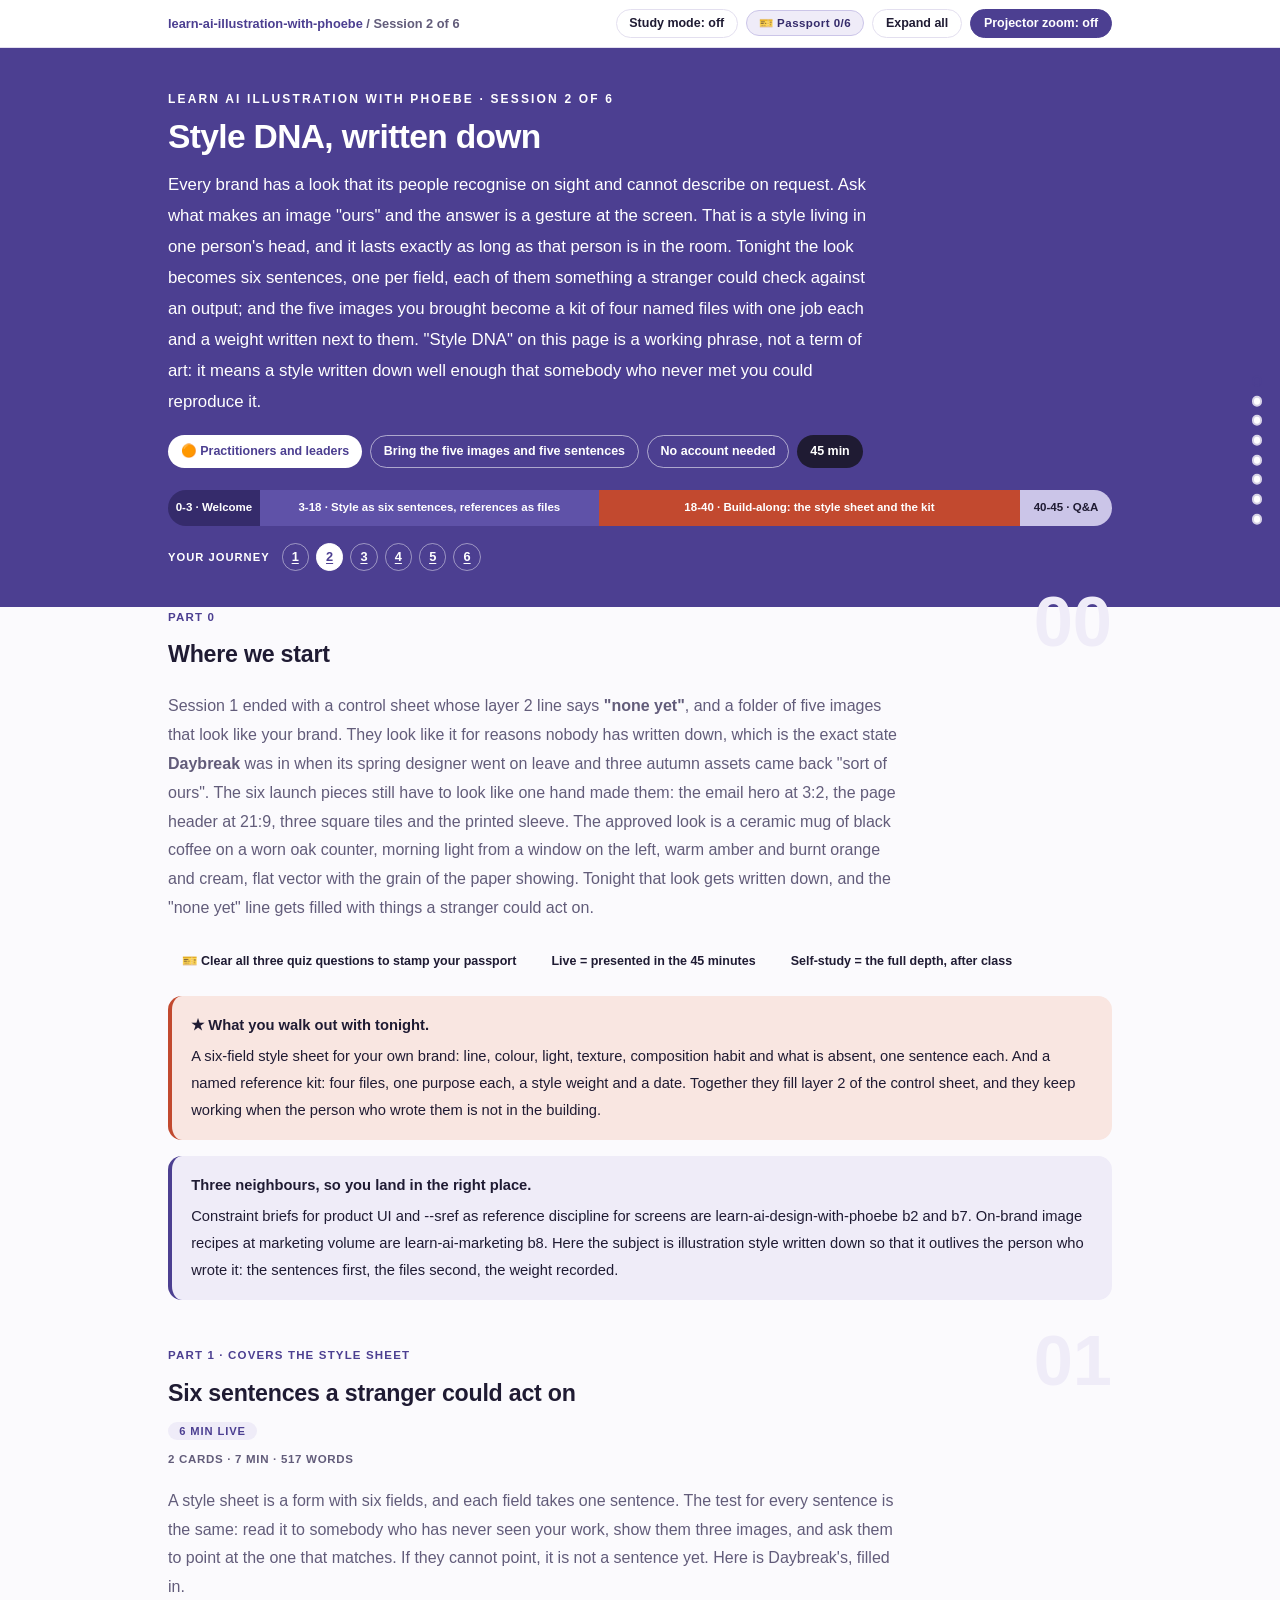
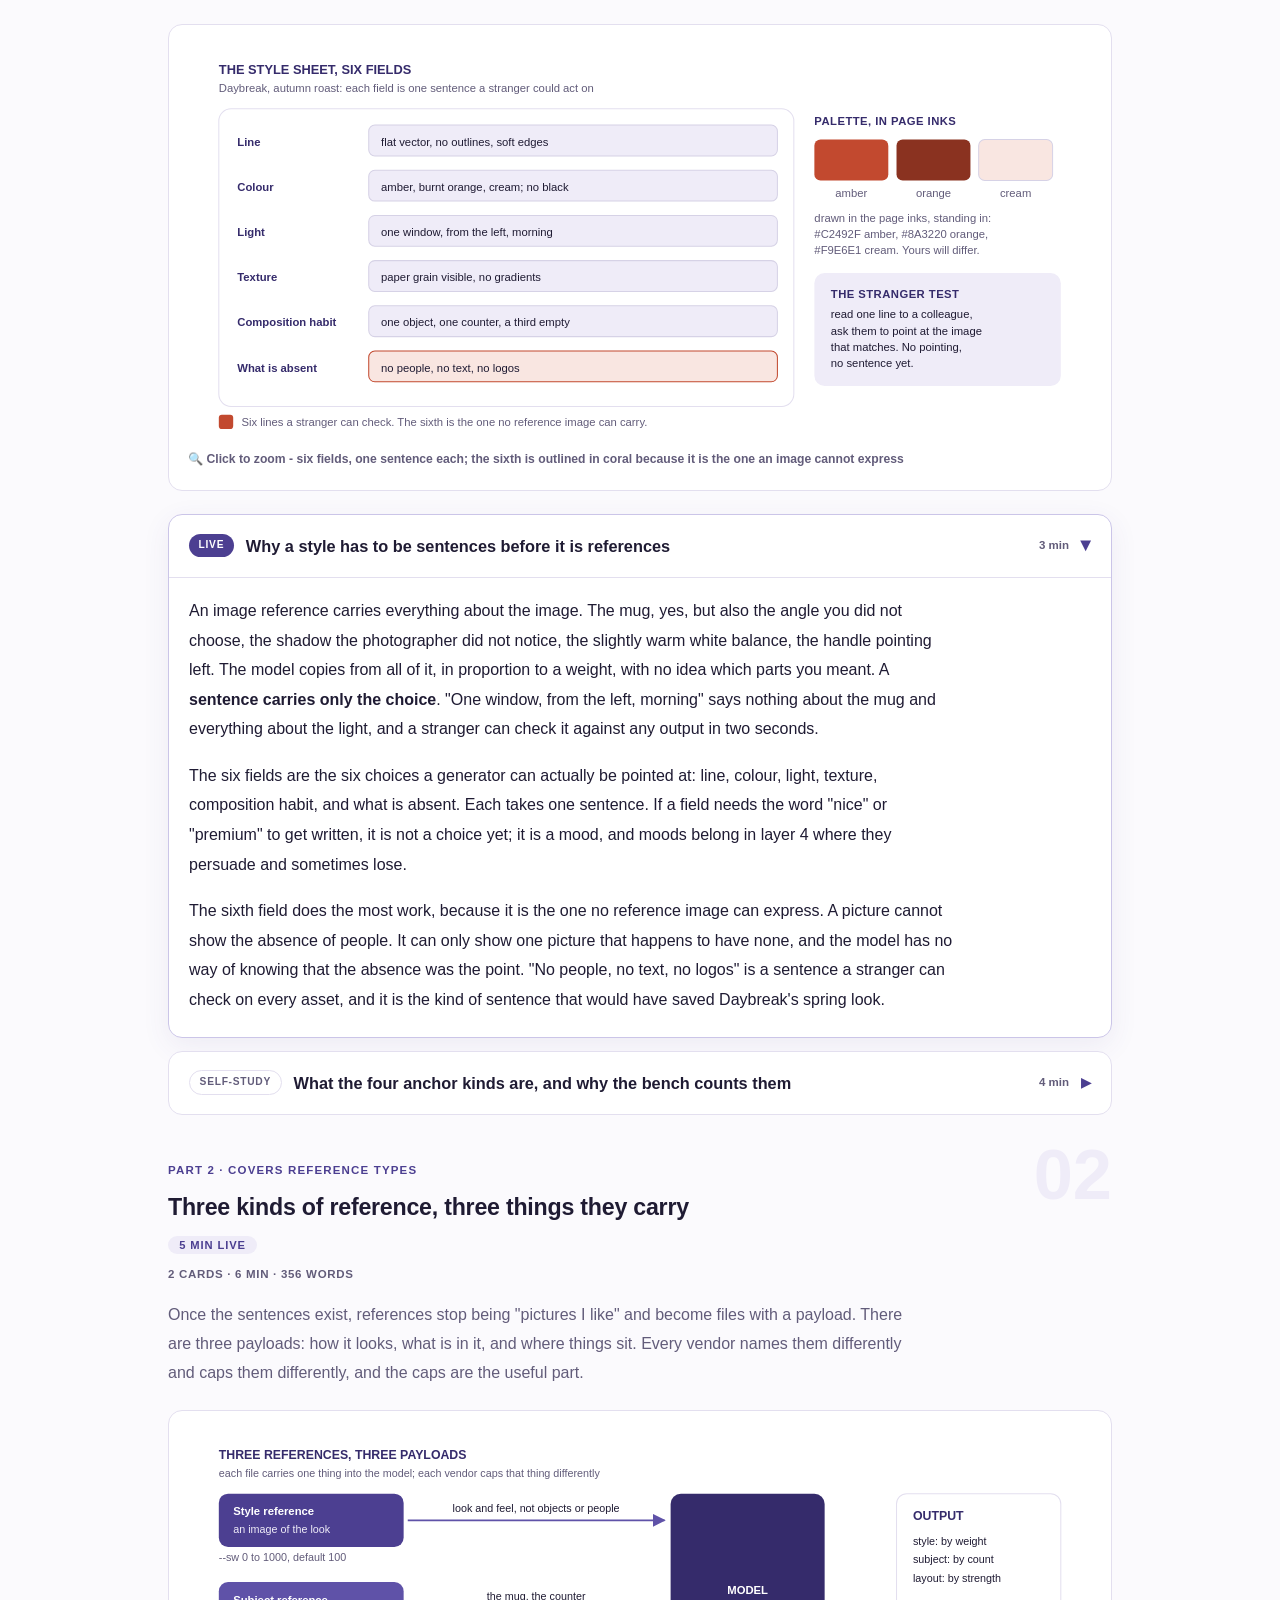
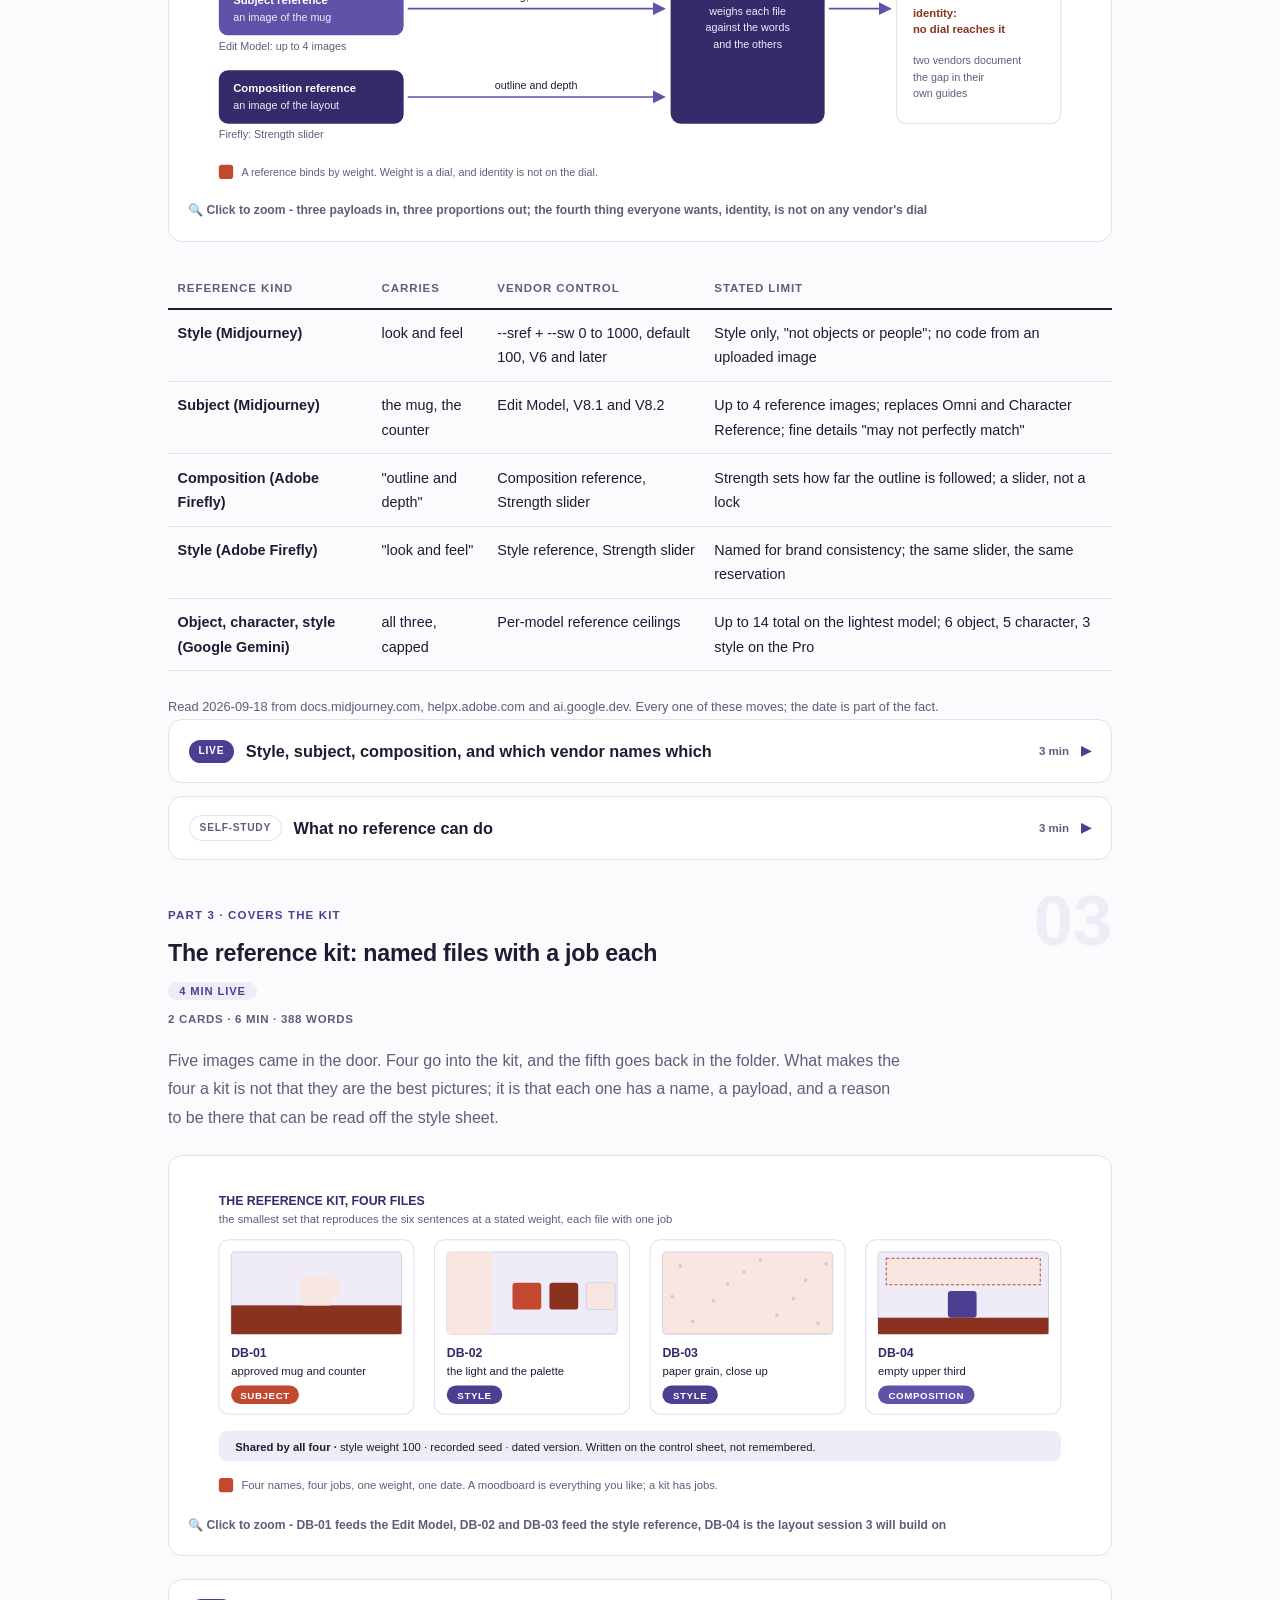
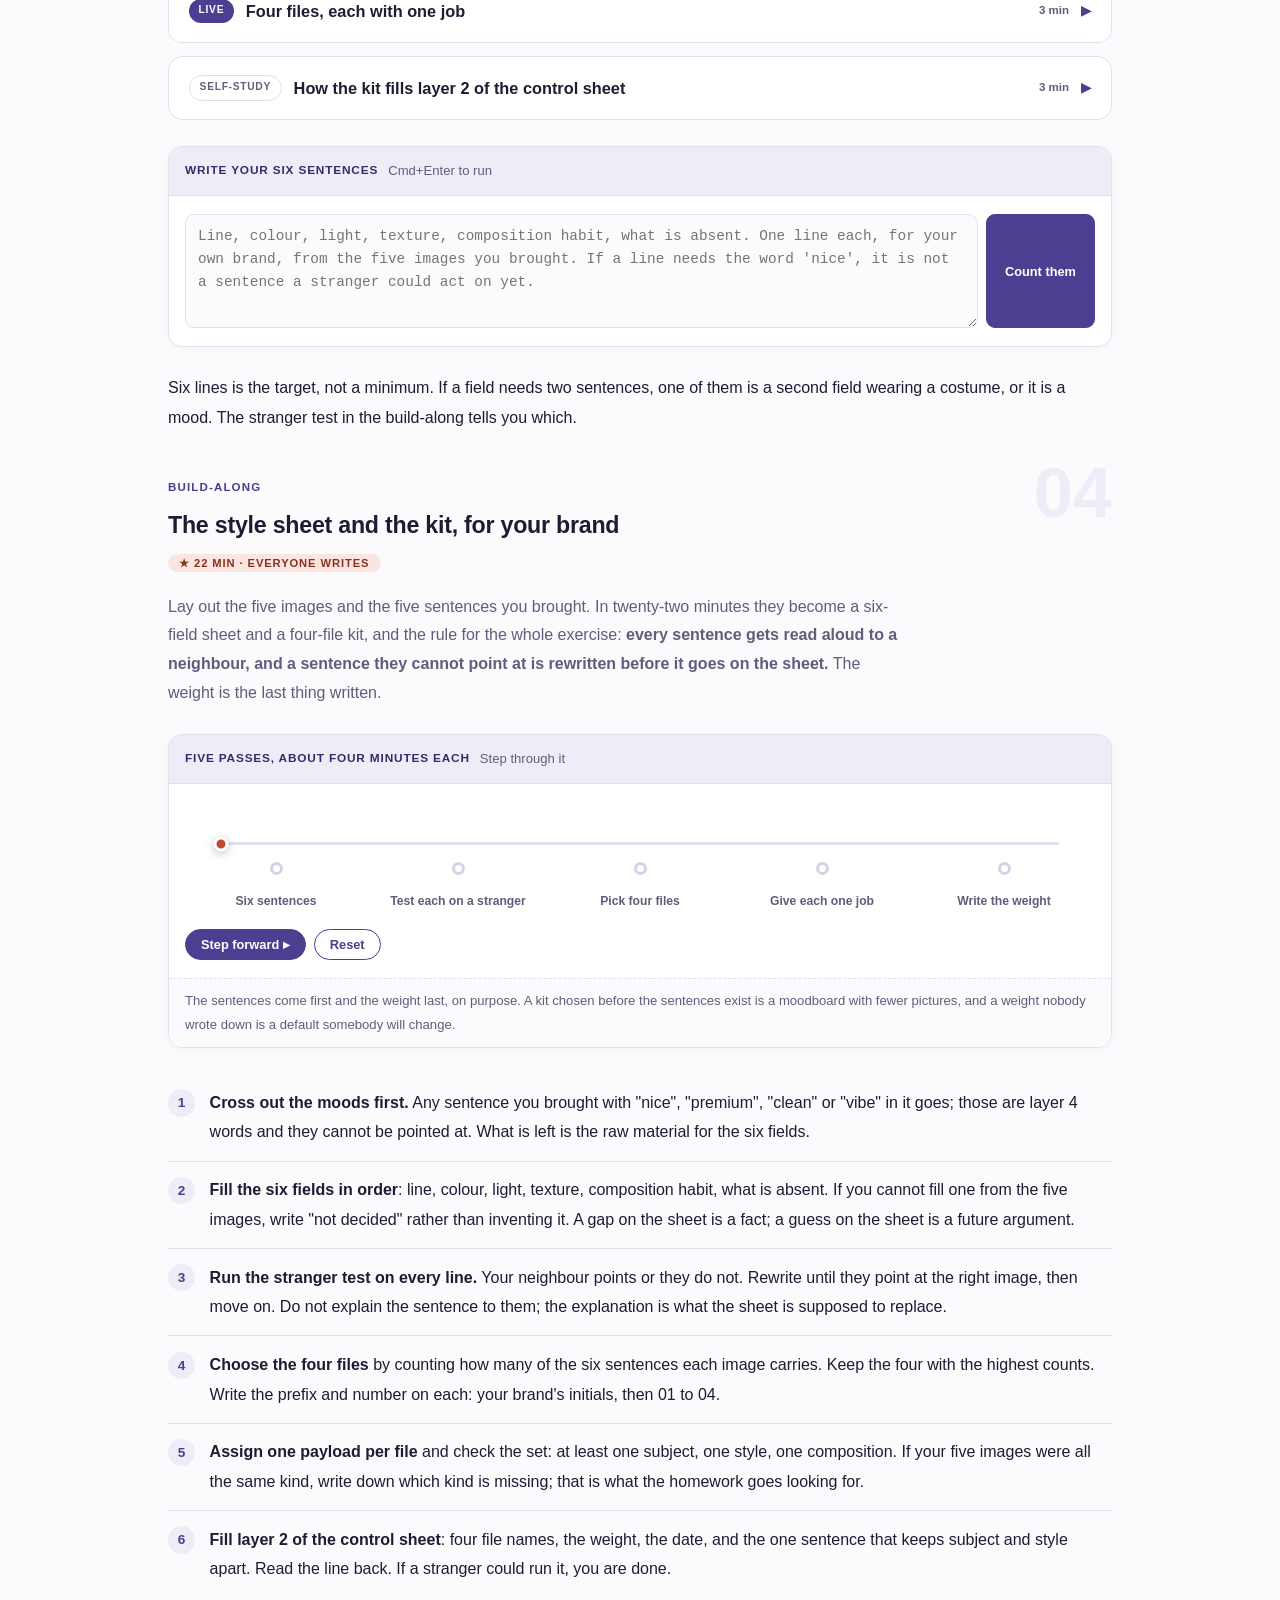
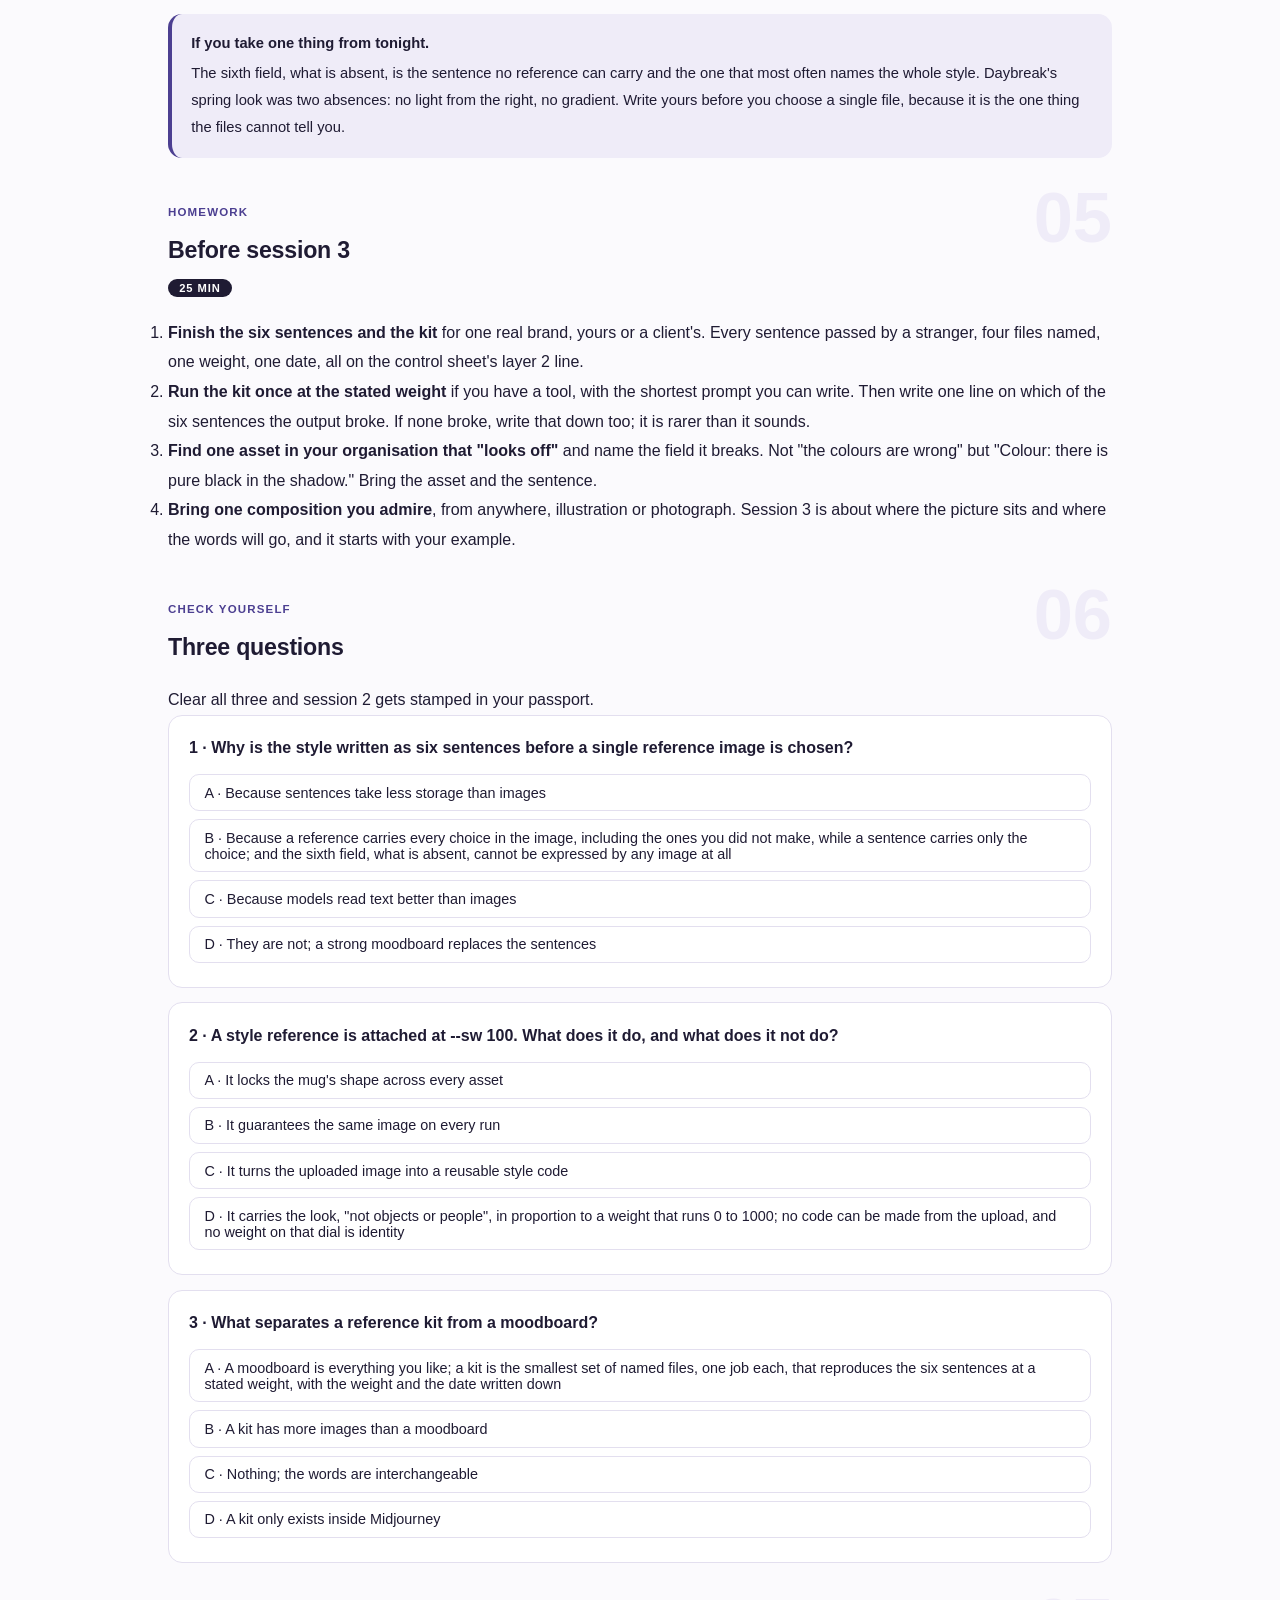
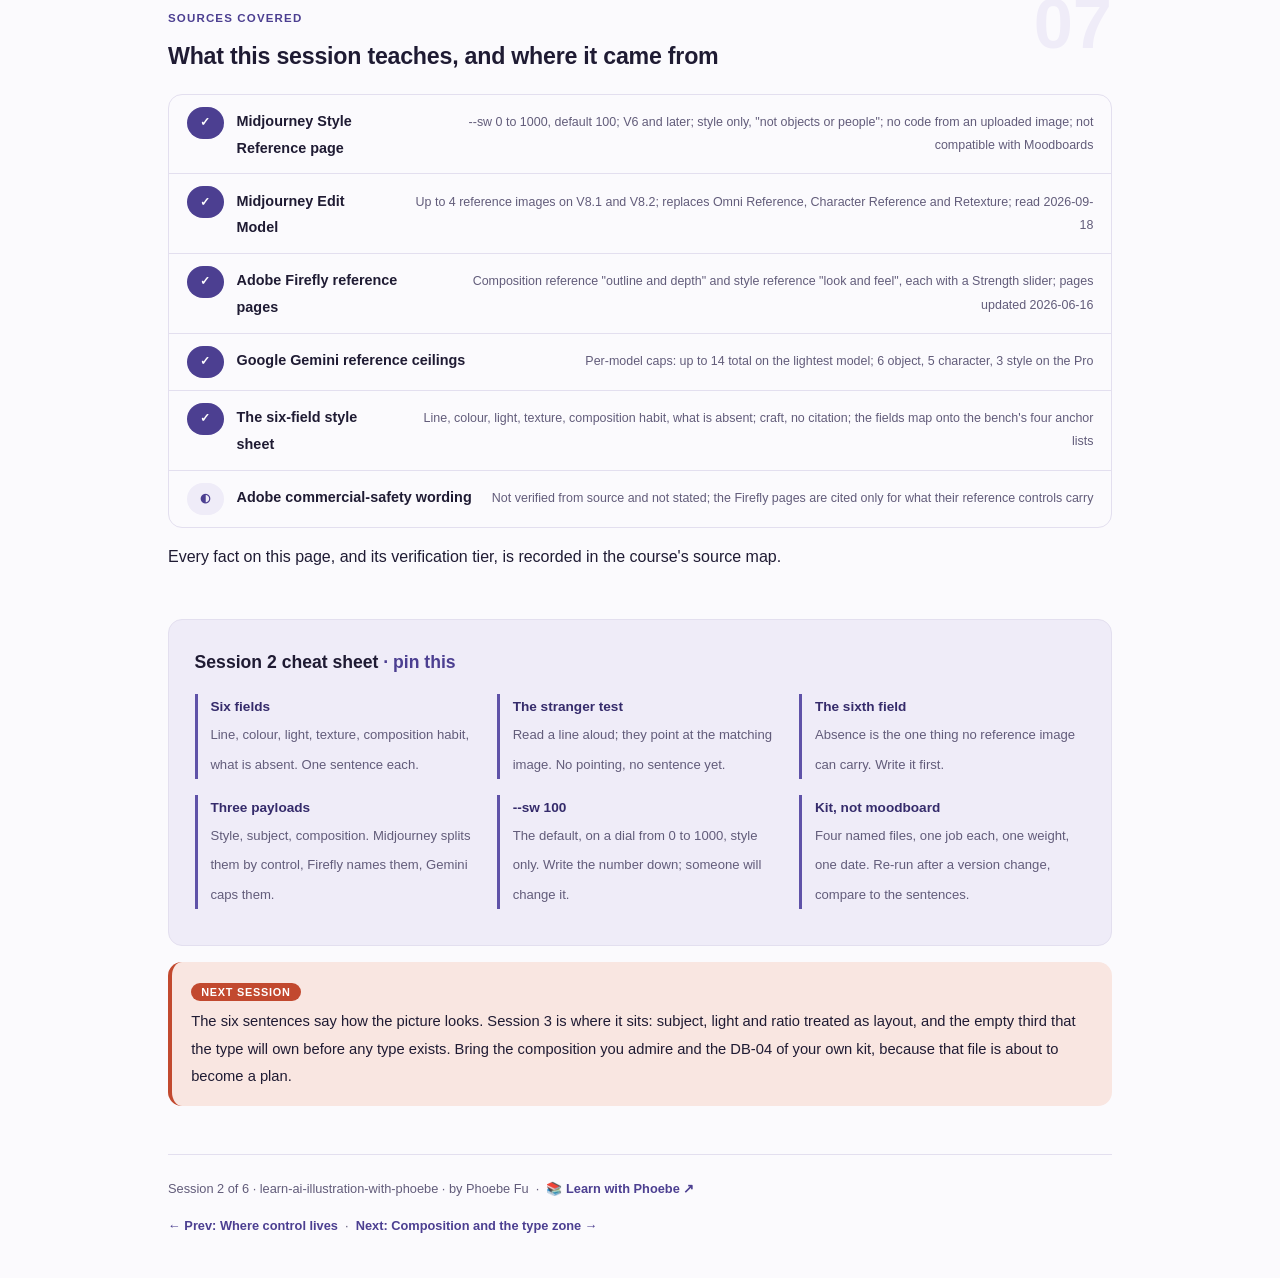
<file: courses/02-style-dna-written-down.html>
<!DOCTYPE html>
<html lang="en">
<head>
<meta charset="UTF-8">
<meta name="viewport" content="width=device-width, initial-scale=1.0">
<!-- social:start -->
<meta name="description" content="Session 2 of 6. A style written down as six sentences a stranger could act on, and a reference kit of named files with one job each. Together they fill layer 2 of the control sheet and outlive the person who wrote them.">
<meta property="og:type" content="article">
<meta property="og:site_name" content="Learn with Phoebe">
<meta property="og:title" content="Style DNA, written down - learn AI illustration with phoebe">
<meta property="og:description" content="Session 2 of 6. A reference carries every choice in the image, including the ones you did not make. A sentence carries only the choice. Six sentences, four named files, one weight, one date.">
<meta property="og:url" content="https://phoebefu6.github.io/learn-ai-illustration-with-phoebe/courses/02-style-dna-written-down.html">
<meta property="og:image" content="https://phoebefu6.github.io/learn-ai-illustration-with-phoebe/assets/og-cover.png">
<meta property="og:image:width" content="1200">
<meta property="og:image:height" content="630">
<meta name="twitter:card" content="summary_large_image">
<meta name="twitter:title" content="Style DNA, written down - learn AI illustration with phoebe">
<meta name="twitter:description" content="Session 2 of 6. Six sentences a stranger could act on, and the smallest kit of named files that reproduces them at a stated weight.">
<meta name="twitter:image" content="https://phoebefu6.github.io/learn-ai-illustration-with-phoebe/assets/og-cover.png">
<!-- social:end -->
<title>Session 2 · Style DNA, written down - learn AI illustration with phoebe</title>
<link rel="stylesheet" href="../assets/style.css?v=22">
</head>
<body>

<div class="toolbar">
  <div class="wrap">
    <span class="crumb"><a href="../index.html">learn-ai-illustration-with-phoebe</a> / Session 2 of 6</span>
    <button class="btn" id="toggle-all" type="button">Expand all</button>
    <button class="btn primary" id="zoom-toggle" type="button">Projector zoom: off</button>
  </div>
</div>

<header class="masthead">
  <div class="wrap">
    <div class="eyebrow">Learn AI Illustration with Phoebe · Session 2 of 6</div>
    <h1>Style DNA, <span class="accent">written down</span></h1>
    <p class="sub">Every brand has a look that its people recognise on sight and cannot describe on request. Ask what makes an image "ours" and the answer is a gesture at the screen. That is a style living in one person's head, and it lasts exactly as long as that person is in the room. Tonight the look becomes six sentences, one per field, each of them something a stranger could check against an output; and the five images you brought become a kit of four named files with one job each and a weight written next to them. "Style DNA" on this page is a working phrase, not a term of art: it means a style written down well enough that somebody who never met you could reproduce it.</p>
    <div class="chip-row">
      <span class="chip level">🟠 Practitioners and leaders</span>
      <span class="chip audience">Bring the five images and five sentences</span>
      <span class="chip audience">No account needed</span>
      <span class="chip time">45 min</span>
    </div>
    <div class="agenda">
      <span class="a1" style="flex:1">0-3 · Welcome</span>
      <span class="a2" style="flex:4">3-18 · Style as six sentences, references as files</span>
      <span class="a3" style="flex:5">18-40 · Build-along: the style sheet and the kit</span>
      <span class="a4" style="flex:1">40-45 · Q&amp;A</span>
    </div>
  </div>
</header>

<main class="wrap">

  <section class="section" id="intro">
    <div class="section-kicker">
      <span class="klabel">Part 0</span>
      <h2>Where we start</h2>
    </div>
    <p class="lede">Session 1 ended with a control sheet whose layer 2 line says <strong>"none yet"</strong>, and a folder of five images that look like your brand. They look like it for reasons nobody has written down, which is the exact state <strong>Daybreak</strong> was in when its spring designer went on leave and three autumn assets came back "sort of ours". The six launch pieces still have to look like one hand made them: the email hero at 3:2, the page header at 21:9, three square tiles and the printed sleeve. The approved look is a ceramic mug of black coffee on a worn oak counter, morning light from a window on the left, warm amber and burnt orange and cream, flat vector with the grain of the paper showing. Tonight that look gets written down, and the "none yet" line gets filled with things a stranger could act on.</p>

    <div class="legend">
      <span class="pill">🎫 Clear all three quiz questions to stamp your passport</span>
      <span class="pill">Live = presented in the 45 minutes</span>
      <span class="pill">Self-study = the full depth, after class</span>
    </div>

    <div class="callout win">
      <p><strong>★ What you walk out with tonight.</strong> A six-field style sheet for your own brand: line, colour, light, texture, composition habit and what is absent, one sentence each. And a named reference kit: four files, one purpose each, a style weight and a date. Together they fill layer 2 of the control sheet, and they keep working when the person who wrote them is not in the building.</p>
    </div>

    <div class="callout tip">
      <p><strong>Three neighbours, so you land in the right place.</strong> Constraint briefs for product UI and <span class="mono">--sref</span> as reference discipline for screens are <span class="mono">learn-ai-design-with-phoebe</span> b2 and b7. On-brand image recipes at marketing volume are <span class="mono">learn-ai-marketing</span> b8. Here the subject is illustration style written down so that it outlives the person who wrote it: the sentences first, the files second, the weight recorded.</p>
    </div>
  </section>

  <section class="section" id="part-1">
    <div class="section-kicker">
      <span class="klabel">Part 1 · covers the style sheet</span>
      <h2>Six sentences a stranger could act on</h2>
      <span class="tag concept">6 min live</span>
    </div>
    <p class="lede">A style sheet is a form with six fields, and each field takes one sentence. The test for every sentence is the same: read it to somebody who has never seen your work, show them three images, and ask them to point at the one that matches. If they cannot point, it is not a sentence yet. Here is Daybreak's, filled in.</p>

    <figure class="zoomable">
      <svg viewBox="0 0 880 384" xmlns="http://www.w3.org/2000/svg" role="img" aria-label="A style sheet drawn as a form with six labelled fields filled in for Daybreak: line, colour, light, texture, composition habit and what is absent, beside a three-swatch palette row and a box describing the stranger test">
        <style>
          .i2aH { font: 800 12.5px Inter, sans-serif; fill: #352B6B; }
          .i2aS { font: 800 11px Inter, sans-serif; fill: #352B6B; letter-spacing: .04em; }
          .i2aL { font: 800 11px Inter, sans-serif; fill: #352B6B; }
          .i2aB { font: 400 11px Inter, sans-serif; fill: #1F1B33; }
          .i2aN { font: 400 11px Inter, sans-serif; fill: #625C7A; }
          .i2aF { fill: #EFECF8; stroke: #D6D2E6; stroke-width: 1; }
        </style>

        <text class="i2aH" x="30" y="28">THE STYLE SHEET, SIX FIELDS</text>
        <text class="i2aN" x="30" y="46">Daybreak, autumn roast: each field is one sentence a stranger could act on</text>

        <rect x="30" y="62" width="560" height="290" rx="12" fill="#FFFFFF" stroke="#E3DFEF"/>

        <text class="i2aL" x="48" y="98">Line</text>
        <rect class="i2aF" x="176" y="78" width="398" height="30" rx="6"/>
        <text class="i2aB" x="188" y="98">flat vector, no outlines, soft edges</text>

        <text class="i2aL" x="48" y="142">Colour</text>
        <rect class="i2aF" x="176" y="122" width="398" height="30" rx="6"/>
        <text class="i2aB" x="188" y="142">amber, burnt orange, cream; no black</text>

        <text class="i2aL" x="48" y="186">Light</text>
        <rect class="i2aF" x="176" y="166" width="398" height="30" rx="6"/>
        <text class="i2aB" x="188" y="186">one window, from the left, morning</text>

        <text class="i2aL" x="48" y="230">Texture</text>
        <rect class="i2aF" x="176" y="210" width="398" height="30" rx="6"/>
        <text class="i2aB" x="188" y="230">paper grain visible, no gradients</text>

        <text class="i2aL" x="48" y="274">Composition habit</text>
        <rect class="i2aF" x="176" y="254" width="398" height="30" rx="6"/>
        <text class="i2aB" x="188" y="274">one object, one counter, a third empty</text>

        <text class="i2aL" x="48" y="318">What is absent</text>
        <rect x="176" y="298" width="398" height="30" rx="6" fill="#F9E6E1" stroke="#C2492F"/>
        <text class="i2aB" x="188" y="318">no people, no text, no logos</text>

        <text class="i2aS" x="610" y="78">PALETTE, IN PAGE INKS</text>
        <rect x="610" y="92" width="72" height="40" rx="6" fill="#C2492F"/>
        <rect x="690" y="92" width="72" height="40" rx="6" fill="#8A3220"/>
        <rect x="770" y="92" width="72" height="40" rx="6" fill="#F9E6E1" stroke="#D6D2E6"/>
        <text class="i2aN" x="646" y="148" text-anchor="middle">amber</text>
        <text class="i2aN" x="726" y="148" text-anchor="middle">orange</text>
        <text class="i2aN" x="806" y="148" text-anchor="middle">cream</text>
        <text class="i2aN" x="610" y="172">drawn in the page inks, standing in:</text>
        <text class="i2aN" x="610" y="188">#C2492F amber, #8A3220 orange,</text>
        <text class="i2aN" x="610" y="204">#F9E6E1 cream. Yours will differ.</text>

        <rect x="610" y="222" width="240" height="110" rx="10" fill="#EFECF8"/>
        <text class="i2aS" x="626" y="246">THE STRANGER TEST</text>
        <text class="i2aB" x="626" y="266">read one line to a colleague,</text>
        <text class="i2aB" x="626" y="282">ask them to point at the image</text>
        <text class="i2aB" x="626" y="298">that matches. No pointing,</text>
        <text class="i2aB" x="626" y="314">no sentence yet.</text>

        <rect x="30" y="360" width="14" height="14" rx="3" fill="#C2492F"/>
        <text class="i2aN" x="52" y="371">Six lines a stranger can check. The sixth is the one no reference image can carry.</text>
      </svg>
      <figcaption>🔍 Click to zoom - six fields, one sentence each; the sixth is outlined in coral because it is the one an image cannot express</figcaption>
    </figure>

    <details class="card" open>
      <summary><span class="mode live">Live</span>Why a style has to be sentences before it is references<span class="mini">3 min</span><span class="caret">▶</span></summary>
      <div class="body">
        <p>An image reference carries everything about the image. The mug, yes, but also the angle you did not choose, the shadow the photographer did not notice, the slightly warm white balance, the handle pointing left. The model copies from all of it, in proportion to a weight, with no idea which parts you meant. A <strong>sentence carries only the choice</strong>. "One window, from the left, morning" says nothing about the mug and everything about the light, and a stranger can check it against any output in two seconds.</p>
        <p>The six fields are the six choices a generator can actually be pointed at: line, colour, light, texture, composition habit, and what is absent. Each takes one sentence. If a field needs the word "nice" or "premium" to get written, it is not a choice yet; it is a mood, and moods belong in layer 4 where they persuade and sometimes lose.</p>
        <p>The sixth field does the most work, because it is the one no reference image can express. A picture cannot show the absence of people. It can only show one picture that happens to have none, and the model has no way of knowing that the absence was the point. "No people, no text, no logos" is a sentence a stranger can check on every asset, and it is the kind of sentence that would have saved Daybreak's spring look.</p>
      </div>
    </details>

    <details class="card">
      <summary><span class="mode self">Self-study</span>What the four anchor kinds are, and why the bench counts them<span class="mini">4 min</span><span class="caret">▶</span></summary>
      <div class="body">
        <p>Session 4 runs a bench over a brief. No image is generated; the text is counted, because the text is the one input a person fully controls. Among the things it counts are <strong>concrete anchors</strong>, drawn from four lists in its source: colour words, light words, placement words and material words, plus numbers and capitalised proper nouns. The lists are deliberately finite. A colour not on the list is not counted, and the learner can read the list.</p>
        <p>Map them onto the sheet. Colour words are the Colour field. Light words are the Light field. Placement words are the Composition habit field. Material words are Texture and, mostly, Line. The style sheet is where those words are chosen once, so every brief written from it inherits them, and a brief written from a good sheet starts with a high anchor count before anyone has described the subject. The verified ladder shows the gap: the first prompt scored zero anchors and seven style words; the concept brief scored fifteen anchors and two.</p>
        <p>What the bench cannot do is judge the sixth field. It counts a no-text clause as lettering refused, and that is the only absence it looks for. The rest of what is absent lives in the sheet because a person has to hold it.</p>
        <div class="callout example">
          <span class="ex-pill">Real world</span>
          <p>Daybreak's spring look lived in one designer's head. When she went on leave, three assets came back "sort of ours" and nobody in the room could say what was wrong. They shipped two of them. When she returned she looked for four seconds and said: "the light is from the right, and there is a gradient." Those two sentences were the whole style, and they had never been written down.</p>
        </div>
      </div>
    </details>
  </section>

  <section class="section" id="part-2">
    <div class="section-kicker">
      <span class="klabel">Part 2 · covers reference types</span>
      <h2>Three kinds of reference, three things they carry</h2>
      <span class="tag concept">5 min live</span>
    </div>
    <p class="lede">Once the sentences exist, references stop being "pictures I like" and become files with a payload. There are three payloads: how it looks, what is in it, and where things sit. Every vendor names them differently and caps them differently, and the caps are the useful part.</p>

    <figure class="zoomable">
      <svg viewBox="0 0 880 350" xmlns="http://www.w3.org/2000/svg" role="img" aria-label="Three labelled reference files on the left, style, subject and composition, each with an arrow into a model box in the centre labelled with what it carries and the vendor's stated limit beneath, and an output box on the right listing what arrives by weight, by count and by strength">
        <defs>
          <marker id="i2bArrow" viewBox="0 0 10 10" refX="9" refY="5" markerWidth="8" markerHeight="8" orient="auto-start-reverse">
            <path d="M 0 0 L 10 5 L 0 10 z" fill="#5F52A8"/>
          </marker>
        </defs>
        <style>
          .i2bH { font: 800 12px Inter, sans-serif; fill: #352B6B; }
          .i2bT { font: 800 11px Inter, sans-serif; fill: #FFFFFF; }
          .i2bW { font: 400 10.5px Inter, sans-serif; fill: #EFECF8; }
          .i2bB { font: 400 10.5px Inter, sans-serif; fill: #1F1B33; }
          .i2bN { font: 400 10.5px Inter, sans-serif; fill: #625C7A; }
          .i2bS { font: 800 11px Inter, sans-serif; fill: #8A3220; }
          .i2bA { stroke: #5F52A8; stroke-width: 1.6; fill: none; marker-end: url(#i2bArrow); }
        </style>

        <text class="i2bH" x="30" y="28">THREE REFERENCES, THREE PAYLOADS</text>
        <text class="i2bN" x="30" y="46">each file carries one thing into the model; each vendor caps that thing differently</text>

        <rect x="30" y="62" width="180" height="52" rx="9" fill="#4C3F91"/>
        <text class="i2bT" x="44" y="83">Style reference</text>
        <text class="i2bW" x="44" y="100">an image of the look</text>
        <text class="i2bN" x="30" y="128">--sw 0 to 1000, default 100</text>
        <line class="i2bA" x1="214" y1="88" x2="464" y2="88"/>
        <text class="i2bB" x="339" y="80" text-anchor="middle">look and feel, not objects or people</text>

        <rect x="30" y="148" width="180" height="52" rx="9" fill="#5F52A8"/>
        <text class="i2bT" x="44" y="169">Subject reference</text>
        <text class="i2bW" x="44" y="186">an image of the mug</text>
        <text class="i2bN" x="30" y="214">Edit Model: up to 4 images</text>
        <line class="i2bA" x1="214" y1="174" x2="464" y2="174"/>
        <text class="i2bB" x="339" y="166" text-anchor="middle">the mug, the counter</text>

        <rect x="30" y="234" width="180" height="52" rx="9" fill="#352B6B"/>
        <text class="i2bT" x="44" y="255">Composition reference</text>
        <text class="i2bW" x="44" y="272">an image of the layout</text>
        <text class="i2bN" x="30" y="300">Firefly: Strength slider</text>
        <line class="i2bA" x1="214" y1="260" x2="464" y2="260"/>
        <text class="i2bB" x="339" y="252" text-anchor="middle">outline and depth</text>

        <rect x="470" y="62" width="150" height="224" rx="10" fill="#352B6B"/>
        <text class="i2bT" x="545" y="160" text-anchor="middle">MODEL</text>
        <text class="i2bW" x="545" y="180" text-anchor="middle">weighs each file</text>
        <text class="i2bW" x="545" y="196" text-anchor="middle">against the words</text>
        <text class="i2bW" x="545" y="212" text-anchor="middle">and the others</text>

        <line class="i2bA" x1="624" y1="174" x2="684" y2="174"/>

        <rect x="690" y="62" width="160" height="224" rx="10" fill="#FFFFFF" stroke="#E3DFEF"/>
        <text class="i2bH" x="706" y="88">OUTPUT</text>
        <text class="i2bB" x="706" y="112">style: by weight</text>
        <text class="i2bB" x="706" y="130">subject: by count</text>
        <text class="i2bB" x="706" y="148">layout: by strength</text>
        <text class="i2bS" x="706" y="182">identity:</text>
        <text class="i2bS" x="706" y="198">no dial reaches it</text>
        <text class="i2bN" x="706" y="228">two vendors document</text>
        <text class="i2bN" x="706" y="244">the gap in their</text>
        <text class="i2bN" x="706" y="260">own guides</text>

        <rect x="30" y="326" width="14" height="14" rx="3" fill="#C2492F"/>
        <text class="i2bN" x="52" y="337">A reference binds by weight. Weight is a dial, and identity is not on the dial.</text>
      </svg>
      <figcaption>🔍 Click to zoom - three payloads in, three proportions out; the fourth thing everyone wants, identity, is not on any vendor's dial</figcaption>
    </figure>

    <table class="clean">
      <tr><th>Reference kind</th><th>Carries</th><th>Vendor control</th><th>Stated limit</th></tr>
      <tr><td>Style (Midjourney)</td><td>look and feel</td><td><span class="mono">--sref</span> + <span class="mono">--sw</span> 0 to 1000, default 100, V6 and later</td><td>Style only, "not objects or people"; no code from an uploaded image</td></tr>
      <tr><td>Subject (Midjourney)</td><td>the mug, the counter</td><td>Edit Model, V8.1 and V8.2</td><td>Up to 4 reference images; replaces Omni and Character Reference; fine details "may not perfectly match"</td></tr>
      <tr><td>Composition (Adobe Firefly)</td><td>"outline and depth"</td><td>Composition reference, Strength slider</td><td>Strength sets how far the outline is followed; a slider, not a lock</td></tr>
      <tr><td>Style (Adobe Firefly)</td><td>"look and feel"</td><td>Style reference, Strength slider</td><td>Named for brand consistency; the same slider, the same reservation</td></tr>
      <tr><td>Object, character, style (Google Gemini)</td><td>all three, capped</td><td>Per-model reference ceilings</td><td>Up to 14 total on the lightest model; 6 object, 5 character, 3 style on the Pro</td></tr>
    </table>
    <p class="mono" style="margin-top:8px;font-size:.8rem;color:var(--muted)">Read 2026-09-18 from docs.midjourney.com, helpx.adobe.com and ai.google.dev. Every one of these moves; the date is part of the fact.</p>

    <details class="card">
      <summary><span class="mode live">Live</span>Style, subject, composition, and which vendor names which<span class="mini">3 min</span><span class="caret">▶</span></summary>
      <div class="body">
        <p>Midjourney's style reference is the cleanest statement of the first kind. <span class="mono">--sref</span> points at an image or a code, <span class="mono">--sw</span> runs from 0 to 1000 with 100 as the default, it works on V6 and later, and the page says what it carries: style, "not objects or people". Subject continuity is a different control. On V8.1 and V8.2 the <strong>Edit Model</strong> takes up to four reference images and, in the version page's words, replaces Omni Reference, Character Reference and the Retexture tool. Two controls, two payloads, and mixing them is the commonest reason a "style reference" of the mug produces a different mug.</p>
        <p>Adobe Firefly names the third kind. Composition reference matches "outline and depth" and style reference guides "look and feel" for brand consistency, each with a Strength slider (pages updated 2026-06-16). Google caps references per model rather than per kind: up to fourteen total on the lightest Gemini image model, and on the Pro six object, five character and three style. Same three payloads, four vocabularies. The style sheet is written in none of them, which is the point: it survives a change of vendor, and the vendors change.</p>
      </div>
    </details>

    <details class="card">
      <summary><span class="mode self">Self-study</span>What no reference can do<span class="mini">3 min</span><span class="caret">▶</span></summary>
      <div class="body">
        <p>Read the cannots. A style code cannot be made from an uploaded image, in Midjourney's own line, so a code and an image are different handles even when they produce the same look. <span class="mono">--sw</span> is not compatible with Moodboards. Omni Reference on V7 was one image at twice the GPU time, and the parameter list now marks it replaced by the Edit Model in V8.X. On subject continuity the vendor's own wording is that fine details "may not perfectly match".</p>
        <p>Put those together and the shape is clear. A reference <strong>binds by weight</strong>: at <span class="mono">--sw 100</span> the style arrives in proportion, at 1000 it dominates, at 0 it is off. Nothing on that dial is identity. Four images of the mug make a mug that is close and, the vendor says, may differ in detail. That is why session 5 treats consistency as a pipeline with a human comparing outputs, and why tonight's kit records the weight instead of trusting the default to stay put.</p>
      </div>
    </details>
  </section>

  <section class="section" id="part-3">
    <div class="section-kicker">
      <span class="klabel">Part 3 · covers the kit</span>
      <h2>The reference kit: named files with a job each</h2>
      <span class="tag concept">4 min live</span>
    </div>
    <p class="lede">Five images came in the door. Four go into the kit, and the fifth goes back in the folder. What makes the four a kit is not that they are the best pictures; it is that each one has a name, a payload, and a reason to be there that can be read off the style sheet.</p>

    <figure class="zoomable">
      <svg viewBox="0 0 880 320" xmlns="http://www.w3.org/2000/svg" role="img" aria-label="Four reference file cards in a row labelled DB-01 to DB-04, each with a small abstract thumbnail, a purpose line and a pill naming its kind, subject, style or composition, above a shared band reading style weight 100, recorded seed, dated version">
        <style>
          .i2cH { font: 800 12px Inter, sans-serif; fill: #352B6B; }
          .i2cB { font: 400 11px Inter, sans-serif; fill: #1F1B33; }
          .i2cN { font: 400 11px Inter, sans-serif; fill: #625C7A; }
          .i2cP { font: 800 9.5px Inter, sans-serif; fill: #FFFFFF; letter-spacing: .06em; }
          .i2cC { fill: #FFFFFF; stroke: #E3DFEF; stroke-width: 1; }
          .i2cT { fill: #EFECF8; stroke: #D6D2E6; stroke-width: 1; }
          .i2cG { fill: #CBC5E8; }
          .i2cZ { fill: #F9E6E1; stroke: #C2492F; stroke-width: 1; stroke-dasharray: 3 2; }
        </style>

        <text class="i2cH" x="30" y="28">THE REFERENCE KIT, FOUR FILES</text>
        <text class="i2cN" x="30" y="46">the smallest set that reproduces the six sentences at a stated weight, each file with one job</text>

        <rect class="i2cC" x="30" y="62" width="190" height="170" rx="10"/>
        <rect class="i2cT" x="42" y="74" width="166" height="80" rx="4"/>
        <rect x="42" y="126" width="166" height="28" fill="#8A3220"/>
        <rect x="110" y="98" width="30" height="28" rx="3" fill="#F9E6E1"/>
        <rect x="140" y="104" width="8" height="14" rx="3" fill="#F9E6E1"/>
        <text class="i2cH" x="42" y="176">DB-01</text>
        <text class="i2cB" x="42" y="194">approved mug and counter</text>
        <rect x="42" y="204" width="66" height="18" rx="9" fill="#C2492F"/>
        <text class="i2cP" x="75" y="217" text-anchor="middle">SUBJECT</text>

        <rect class="i2cC" x="240" y="62" width="190" height="170" rx="10"/>
        <rect class="i2cT" x="252" y="74" width="166" height="80" rx="4"/>
        <rect x="252" y="74" width="44" height="80" fill="#F9E6E1"/>
        <rect x="316" y="104" width="28" height="26" rx="3" fill="#C2492F"/>
        <rect x="352" y="104" width="28" height="26" rx="3" fill="#8A3220"/>
        <rect x="388" y="104" width="28" height="26" rx="3" fill="#F9E6E1" stroke="#D6D2E6"/>
        <text class="i2cH" x="252" y="176">DB-02</text>
        <text class="i2cB" x="252" y="194">the light and the palette</text>
        <rect x="252" y="204" width="54" height="18" rx="9" fill="#4C3F91"/>
        <text class="i2cP" x="279" y="217" text-anchor="middle">STYLE</text>

        <rect class="i2cC" x="450" y="62" width="190" height="170" rx="10"/>
        <rect x="462" y="74" width="166" height="80" rx="4" fill="#F9E6E1" stroke="#D6D2E6"/>
        <rect class="i2cG" x="478" y="86" width="3" height="3"/><rect class="i2cG" x="510" y="120" width="3" height="3"/><rect class="i2cG" x="540" y="92" width="3" height="3"/><rect class="i2cG" x="572" y="134" width="3" height="3"/>
        <rect class="i2cG" x="600" y="100" width="3" height="3"/><rect class="i2cG" x="490" y="140" width="3" height="3"/><rect class="i2cG" x="556" y="80" width="3" height="3"/><rect class="i2cG" x="612" y="142" width="3" height="3"/>
        <rect class="i2cG" x="524" y="104" width="3" height="3"/><rect class="i2cG" x="588" y="118" width="3" height="3"/><rect class="i2cG" x="470" y="116" width="3" height="3"/><rect class="i2cG" x="620" y="84" width="3" height="3"/>
        <text class="i2cH" x="462" y="176">DB-03</text>
        <text class="i2cB" x="462" y="194">paper grain, close up</text>
        <rect x="462" y="204" width="54" height="18" rx="9" fill="#4C3F91"/>
        <text class="i2cP" x="489" y="217" text-anchor="middle">STYLE</text>

        <rect class="i2cC" x="660" y="62" width="190" height="170" rx="10"/>
        <rect class="i2cT" x="672" y="74" width="166" height="80" rx="4"/>
        <rect class="i2cZ" x="680" y="80" width="150" height="26"/>
        <rect x="740" y="112" width="28" height="26" rx="3" fill="#4C3F91"/>
        <rect x="672" y="138" width="166" height="16" fill="#8A3220"/>
        <text class="i2cH" x="672" y="176">DB-04</text>
        <text class="i2cB" x="672" y="194">empty upper third</text>
        <rect x="672" y="204" width="94" height="18" rx="9" fill="#5F52A8"/>
        <text class="i2cP" x="719" y="217" text-anchor="middle">COMPOSITION</text>

        <rect x="30" y="248" width="820" height="30" rx="8" fill="#EFECF8"/>
        <text class="i2cB" x="46" y="268"><tspan font-weight="800">Shared by all four · </tspan>style weight 100 · recorded seed · dated version. Written on the control sheet, not remembered.</text>

        <rect x="30" y="294" width="14" height="14" rx="3" fill="#C2492F"/>
        <text class="i2cN" x="52" y="305">Four names, four jobs, one weight, one date. A moodboard is everything you like; a kit has jobs.</text>
      </svg>
      <figcaption>🔍 Click to zoom - DB-01 feeds the Edit Model, DB-02 and DB-03 feed the style reference, DB-04 is the layout session 3 will build on</figcaption>
    </figure>

    <details class="card">
      <summary><span class="mode live">Live</span>Four files, each with one job<span class="mini">3 min</span><span class="caret">▶</span></summary>
      <div class="body">
        <p>A kit is not a moodboard. A <strong>moodboard is everything you like</strong>, and it is useful for exactly one afternoon: the one where the six sentences get written. After that it is noise, because a model pointed at forty images copies from forty images, and the weight is spread across every choice you did not make. A <strong>kit is the smallest set of files that, at a stated weight, reproduces the six sentences</strong>. For Daybreak that is four.</p>
        <p>Each file is named and each has one purpose. DB-01 carries the approved mug and counter, and it is the subject reference: the Edit Model's input, not <span class="mono">--sref</span>'s. DB-02 carries the light and the palette, DB-03 the paper grain close-up, and both are style references. DB-04 is a composition with the empty upper third, the one the type will own in session 3. There is at least one file of each kind, and no file is asked to carry two.</p>
        <p>The weight is written down because the default is 100 and someone will change it. On the day they do, "the kit at 100" and "the kit at 300" are two different looks with the same four file names, and only the sheet can tell you which one the approved asset came from.</p>
      </div>
    </details>

    <details class="card">
      <summary><span class="mode self">Self-study</span>How the kit fills layer 2 of the control sheet<span class="mini">3 min</span><span class="caret">▶</span></summary>
      <div class="body">
        <p>Session 1's control sheet had a layer 2 line that said "none, so consistency is unmanaged". It now gets four file names, one weight, and one sentence: <strong>"style only; subject continuity via the Edit Model with DB-01."</strong> That sentence separates the two payloads on paper, so that nobody later feeds the mug to <span class="mono">--sref</span> and wonders why the mug moved.</p>
        <p>When the version changes, and the version page says it has three times in fifteen months, the kit is re-run once at the stated weight and the outputs are compared to the six sentences, not to memory. "Light from the left" is either true of the new output or it is not. "Looks a bit different" is not a finding; "the texture field broke, there is a gradient" is. The sentences turn a re-check into a checklist, which is the whole reason they were written before the files.</p>
        <p>Session 5 adds a column to this line: the seed, and what the seed is worth. Tonight's job is only to make sure layer 2 no longer says "none".</p>
      </div>
    </details>

    <div class="tryrow" data-fn="wordcount" data-multiline="1" data-title="Write your six sentences" data-hint="Line, colour, light, texture, composition habit, what is absent. One line each, for your own brand, from the five images you brought. If a line needs the word 'nice', it is not a sentence a stranger could act on yet." data-seed="" data-cta="Count them"></div>

    <p>Six lines is the target, not a minimum. If a field needs two sentences, one of them is a second field wearing a costume, or it is a mood. The stranger test in the build-along tells you which.</p>
  </section>

  <section class="section" id="demo-1">
    <div class="section-kicker">
      <span class="klabel">Build-along</span>
      <h2>The style sheet and the kit, for your brand</h2>
      <span class="tag demo">★ 22 min · everyone writes</span>
    </div>
    <p class="lede">Lay out the five images and the five sentences you brought. In twenty-two minutes they become a six-field sheet and a four-file kit, and the rule for the whole exercise: <strong>every sentence gets read aloud to a neighbour, and a sentence they cannot point at is rewritten before it goes on the sheet.</strong> The weight is the last thing written.</p>

    <div class="tick" data-stages="Six sentences|Test each on a stranger|Pick four files|Give each one job|Write the weight" data-title="Five passes, about four minutes each" data-foot="The sentences come first and the weight last, on purpose. A kit chosen before the sentences exist is a moodboard with fewer pictures, and a weight nobody wrote down is a default somebody will change.">
      <p class="tick-note" data-stage="0"><b>Six sentences.</b> Write the six fields from the five images: line, colour, light, texture, composition habit, what is absent. One sentence each, under fifteen words, naming something a stranger could check. Start with the sixth; it is usually the easiest to see and the hardest to say.</p>
      <p class="tick-note" data-stage="1"><b>Test each on a stranger.</b> Read one sentence to your neighbour and ask them to point at the image that matches. A sentence nobody can point with is rewritten on the spot. "Warm" fails this test every time; "amber, burnt orange, cream" passes it.</p>
      <p class="tick-note" data-stage="2"><b>Pick four files.</b> Choose four of the five images as the kit and drop the fifth. The one to drop is the one that carries the fewest of your six sentences, not the one you like least. Name the four with a prefix and a number.</p>
      <p class="tick-note" data-stage="3"><b>Give each one job.</b> Next to each file name write its purpose: subject, style or composition. There must be at least one of each. A file that wants two jobs is two files, or it is the one you drop.</p>
      <p class="tick-note" data-stage="4"><b>Write the weight.</b> On the control sheet, next to the kit, write the style weight (100 unless you have a reason and can say it) and today's date. Then copy the line: "style only; subject continuity via the Edit Model with the subject file."</p>
    </div>

    <div class="steps">
      <div class="step"><p><strong>Cross out the moods first.</strong> Any sentence you brought with "nice", "premium", "clean" or "vibe" in it goes; those are layer 4 words and they cannot be pointed at. What is left is the raw material for the six fields.</p></div>
      <div class="step"><p><strong>Fill the six fields in order</strong>: line, colour, light, texture, composition habit, what is absent. If you cannot fill one from the five images, write "not decided" rather than inventing it. A gap on the sheet is a fact; a guess on the sheet is a future argument.</p></div>
      <div class="step"><p><strong>Run the stranger test on every line.</strong> Your neighbour points or they do not. Rewrite until they point at the right image, then move on. Do not explain the sentence to them; the explanation is what the sheet is supposed to replace.</p></div>
      <div class="step"><p><strong>Choose the four files</strong> by counting how many of the six sentences each image carries. Keep the four with the highest counts. Write the prefix and number on each: your brand's initials, then 01 to 04.</p></div>
      <div class="step"><p><strong>Assign one payload per file</strong> and check the set: at least one subject, one style, one composition. If your five images were all the same kind, write down which kind is missing; that is what the homework goes looking for.</p></div>
      <div class="step"><p><strong>Fill layer 2 of the control sheet</strong>: four file names, the weight, the date, and the one sentence that keeps subject and style apart. Read the line back. If a stranger could run it, you are done.</p></div>
    </div>

    <div class="callout tip">
      <p><strong>If you take one thing from tonight.</strong> The sixth field, what is absent, is the sentence no reference can carry and the one that most often names the whole style. Daybreak's spring look was two absences: no light from the right, no gradient. Write yours before you choose a single file, because it is the one thing the files cannot tell you.</p>
    </div>
  </section>

  <section class="section" id="exercise">
    <div class="section-kicker">
      <span class="klabel">Homework</span>
      <h2>Before session 3</h2>
      <span class="tag exercise">25 min</span>
    </div>
    <ol>
      <li><strong>Finish the six sentences and the kit</strong> for one real brand, yours or a client's. Every sentence passed by a stranger, four files named, one weight, one date, all on the control sheet's layer 2 line.</li>
      <li><strong>Run the kit once at the stated weight</strong> if you have a tool, with the shortest prompt you can write. Then write one line on which of the six sentences the output broke. If none broke, write that down too; it is rarer than it sounds.</li>
      <li><strong>Find one asset in your organisation that "looks off"</strong> and name the field it breaks. Not "the colours are wrong" but "Colour: there is pure black in the shadow." Bring the asset and the sentence.</li>
      <li><strong>Bring one composition you admire</strong>, from anywhere, illustration or photograph. Session 3 is about where the picture sits and where the words will go, and it starts with your example.</li>
    </ol>
  </section>

  <section class="section" id="quiz">
    <div class="section-kicker">
      <span class="klabel">Check yourself</span>
      <h2>Three questions</h2>
    </div>
    <p>Clear all three and session 2 gets stamped in your passport.</p>

    <div class="quiz-q" data-answer="1">
      <p class="qtext">1 · Why is the style written as six sentences before a single reference image is chosen?</p>
      <button class="qopt" type="button">A · Because sentences take less storage than images</button>
      <button class="qopt" type="button">B · Because a reference carries every choice in the image, including the ones you did not make, while a sentence carries only the choice; and the sixth field, what is absent, cannot be expressed by any image at all</button>
      <button class="qopt" type="button">C · Because models read text better than images</button>
      <button class="qopt" type="button">D · They are not; a strong moodboard replaces the sentences</button>
      <p class="qwhy">A model pointed at an image copies the angle, the white balance and the handle direction along with the light you meant, in proportion to a weight it does not understand. "One window, from the left, morning" carries one choice and a stranger can check it in two seconds. And no picture can show the absence of people; only a sentence can.</p>
    </div>

    <div class="quiz-q" data-answer="3">
      <p class="qtext">2 · A style reference is attached at <span class="mono">--sw 100</span>. What does it do, and what does it not do?</p>
      <button class="qopt" type="button">A · It locks the mug's shape across every asset</button>
      <button class="qopt" type="button">B · It guarantees the same image on every run</button>
      <button class="qopt" type="button">C · It turns the uploaded image into a reusable style code</button>
      <button class="qopt" type="button">D · It carries the look, "not objects or people", in proportion to a weight that runs 0 to 1000; no code can be made from the upload, and no weight on that dial is identity</button>
      <p class="qwhy">The vendor's page says style only and not objects or people, gives the range and the default, and adds that a style code cannot be created from an uploaded image. Subject continuity is a different control with its own cap of four images and its own reservation about fine details. A weight is a dial, and identity is not on it.</p>
    </div>

    <div class="quiz-q" data-answer="0">
      <p class="qtext">3 · What separates a reference kit from a moodboard?</p>
      <button class="qopt" type="button">A · A moodboard is everything you like; a kit is the smallest set of named files, one job each, that reproduces the six sentences at a stated weight, with the weight and the date written down</button>
      <button class="qopt" type="button">B · A kit has more images than a moodboard</button>
      <button class="qopt" type="button">C · Nothing; the words are interchangeable</button>
      <button class="qopt" type="button">D · A kit only exists inside Midjourney</button>
      <p class="qwhy">Forty images at one weight spread the model's attention across forty sets of choices you did not make. Four files with a name and a payload each, at a recorded weight, can be re-run after a version change and checked line by line against the six sentences. The date is what makes that check a fact rather than a memory.</p>
    </div>

    <p class="quiz-score"></p>
  </section>

  <section class="section" id="official">
    <div class="section-kicker">
      <span class="klabel">Sources covered</span>
      <h2>What this session teaches, and where it came from</h2>
    </div>
    <div class="covered">
      <div class="covered-row"><span class="status pill solid">✓</span><span class="name">Midjourney Style Reference page</span><span class="note"><span class="mono">--sw</span> 0 to 1000, default 100; V6 and later; style only, "not objects or people"; no code from an uploaded image; not compatible with Moodboards</span></div>
      <div class="covered-row"><span class="status pill solid">✓</span><span class="name">Midjourney Edit Model</span><span class="note">Up to 4 reference images on V8.1 and V8.2; replaces Omni Reference, Character Reference and Retexture; read 2026-09-18</span></div>
      <div class="covered-row"><span class="status pill solid">✓</span><span class="name">Adobe Firefly reference pages</span><span class="note">Composition reference "outline and depth" and style reference "look and feel", each with a Strength slider; pages updated 2026-06-16</span></div>
      <div class="covered-row"><span class="status pill solid">✓</span><span class="name">Google Gemini reference ceilings</span><span class="note">Per-model caps: up to 14 total on the lightest model; 6 object, 5 character, 3 style on the Pro</span></div>
      <div class="covered-row"><span class="status pill solid">✓</span><span class="name">The six-field style sheet</span><span class="note">Line, colour, light, texture, composition habit, what is absent; craft, no citation; the fields map onto the bench's four anchor lists</span></div>
      <div class="covered-row"><span class="status pill light">◐</span><span class="name">Adobe commercial-safety wording</span><span class="note">Not verified from source and not stated; the Firefly pages are cited only for what their reference controls carry</span></div>
    </div>
    <p class="mono" style="margin-top:14px">Every fact on this page, and its verification tier, is recorded in the course's source map.</p>
  </section>

  <section class="cheat" id="cheatsheet">
    <h3>Session 2 cheat sheet <span>· pin this</span></h3>
    <div class="grid-2">
      <div class="cheat-item"><b>Six fields</b><span>Line, colour, light, texture, composition habit, what is absent. One sentence each.</span></div>
      <div class="cheat-item"><b>The stranger test</b><span>Read a line aloud; they point at the matching image. No pointing, no sentence yet.</span></div>
      <div class="cheat-item"><b>The sixth field</b><span>Absence is the one thing no reference image can carry. Write it first.</span></div>
      <div class="cheat-item"><b>Three payloads</b><span>Style, subject, composition. Midjourney splits them by control, Firefly names them, Gemini caps them.</span></div>
      <div class="cheat-item"><b>--sw 100</b><span>The default, on a dial from 0 to 1000, style only. Write the number down; someone will change it.</span></div>
      <div class="cheat-item"><b>Kit, not moodboard</b><span>Four named files, one job each, one weight, one date. Re-run after a version change, compare to the sentences.</span></div>
    </div>
  </section>

  <div class="callout next">
    <span class="nx-pill">Next session</span>
    <p>The six sentences say how the picture looks. Session 3 is where it sits: subject, light and ratio treated as layout, and the empty third that the type will own before any type exists. Bring the composition you admire and the DB-04 of your own kit, because that file is about to become a plan.</p>
  </div>

  <footer class="pagefoot">
    <span>Session 2 of 6 · learn-ai-illustration-with-phoebe · by Phoebe Fu &nbsp;·&nbsp; 📚 <a href="https://phoebefu6.github.io/learn-with-phoebe/">Learn with Phoebe ↗</a></span>
    <span><a href="01-where-control-lives.html">← Prev: Where control lives</a> &nbsp;·&nbsp; <a href="03-composition-and-the-type-zone.html">Next: Composition and the type zone →</a></span>
  </footer>

</main>

<script src="../assets/app.js?v=20"></script>
</body>
</html>
</file>
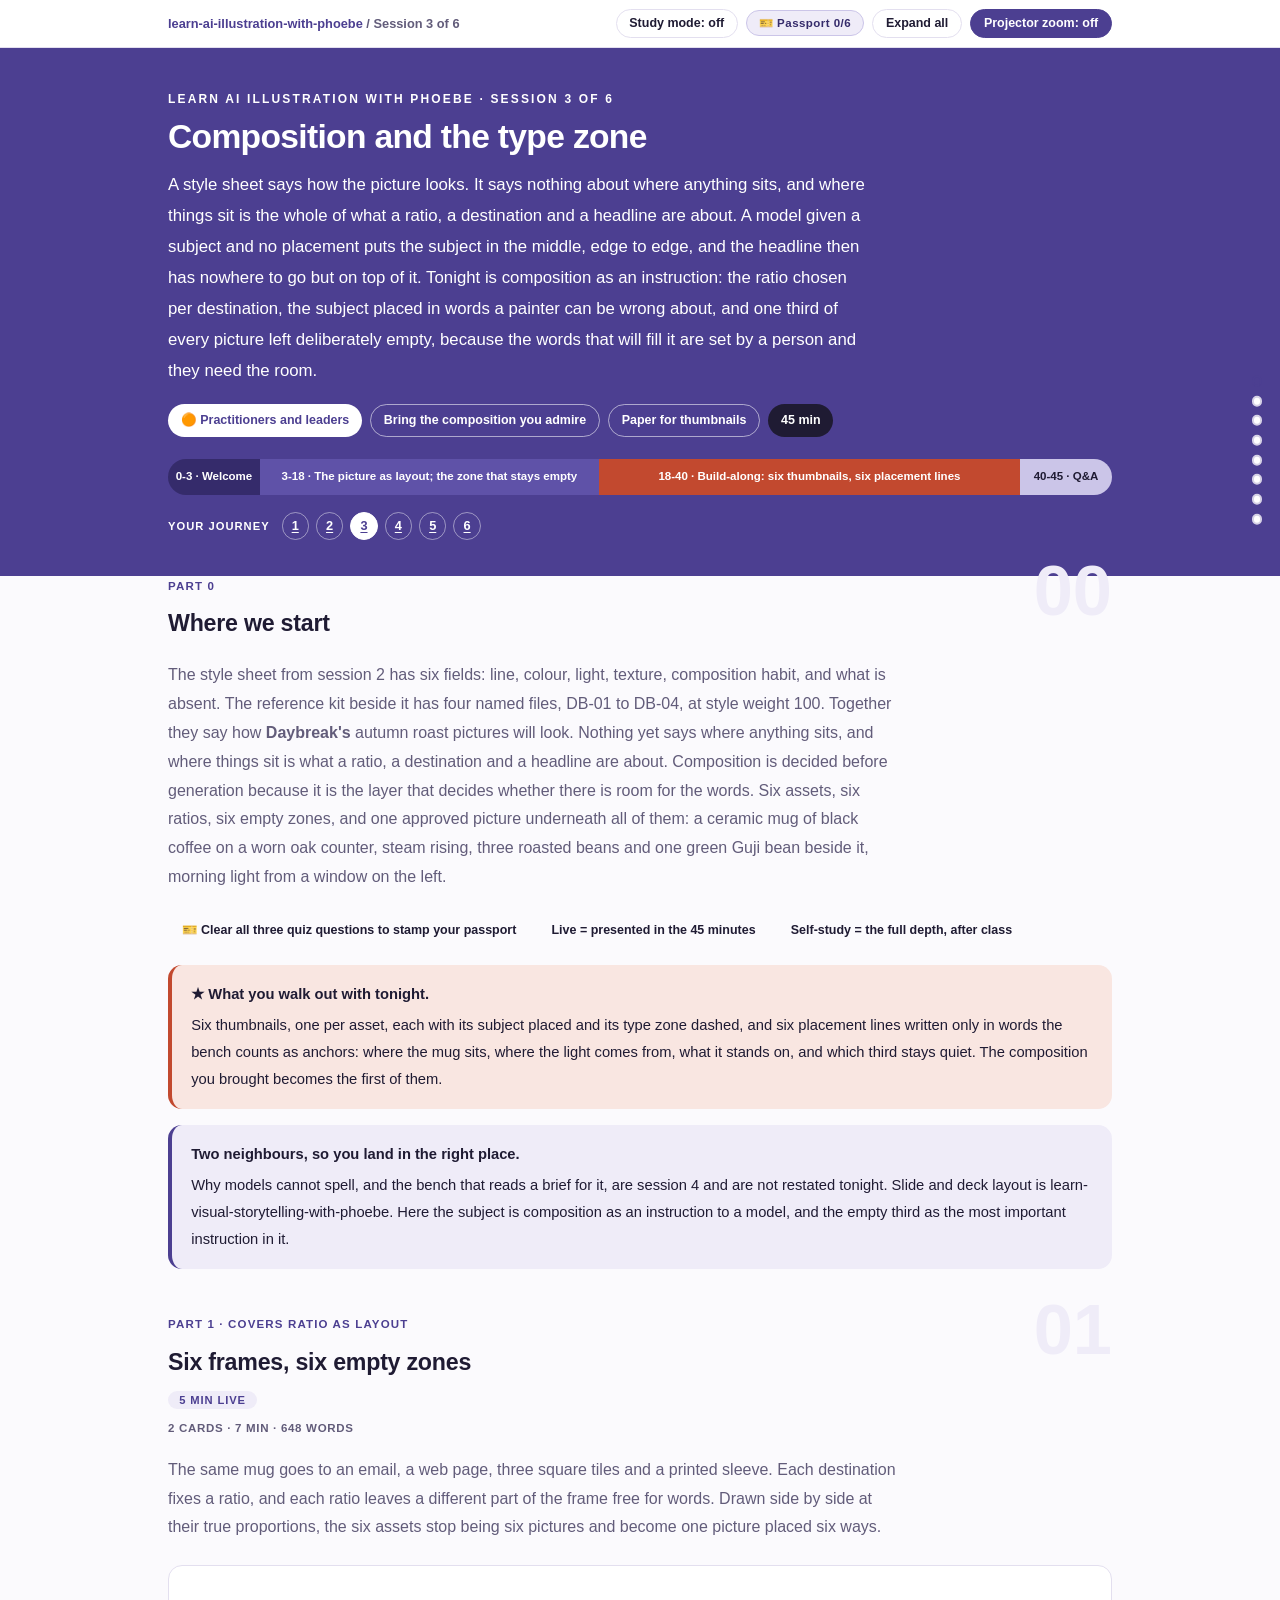
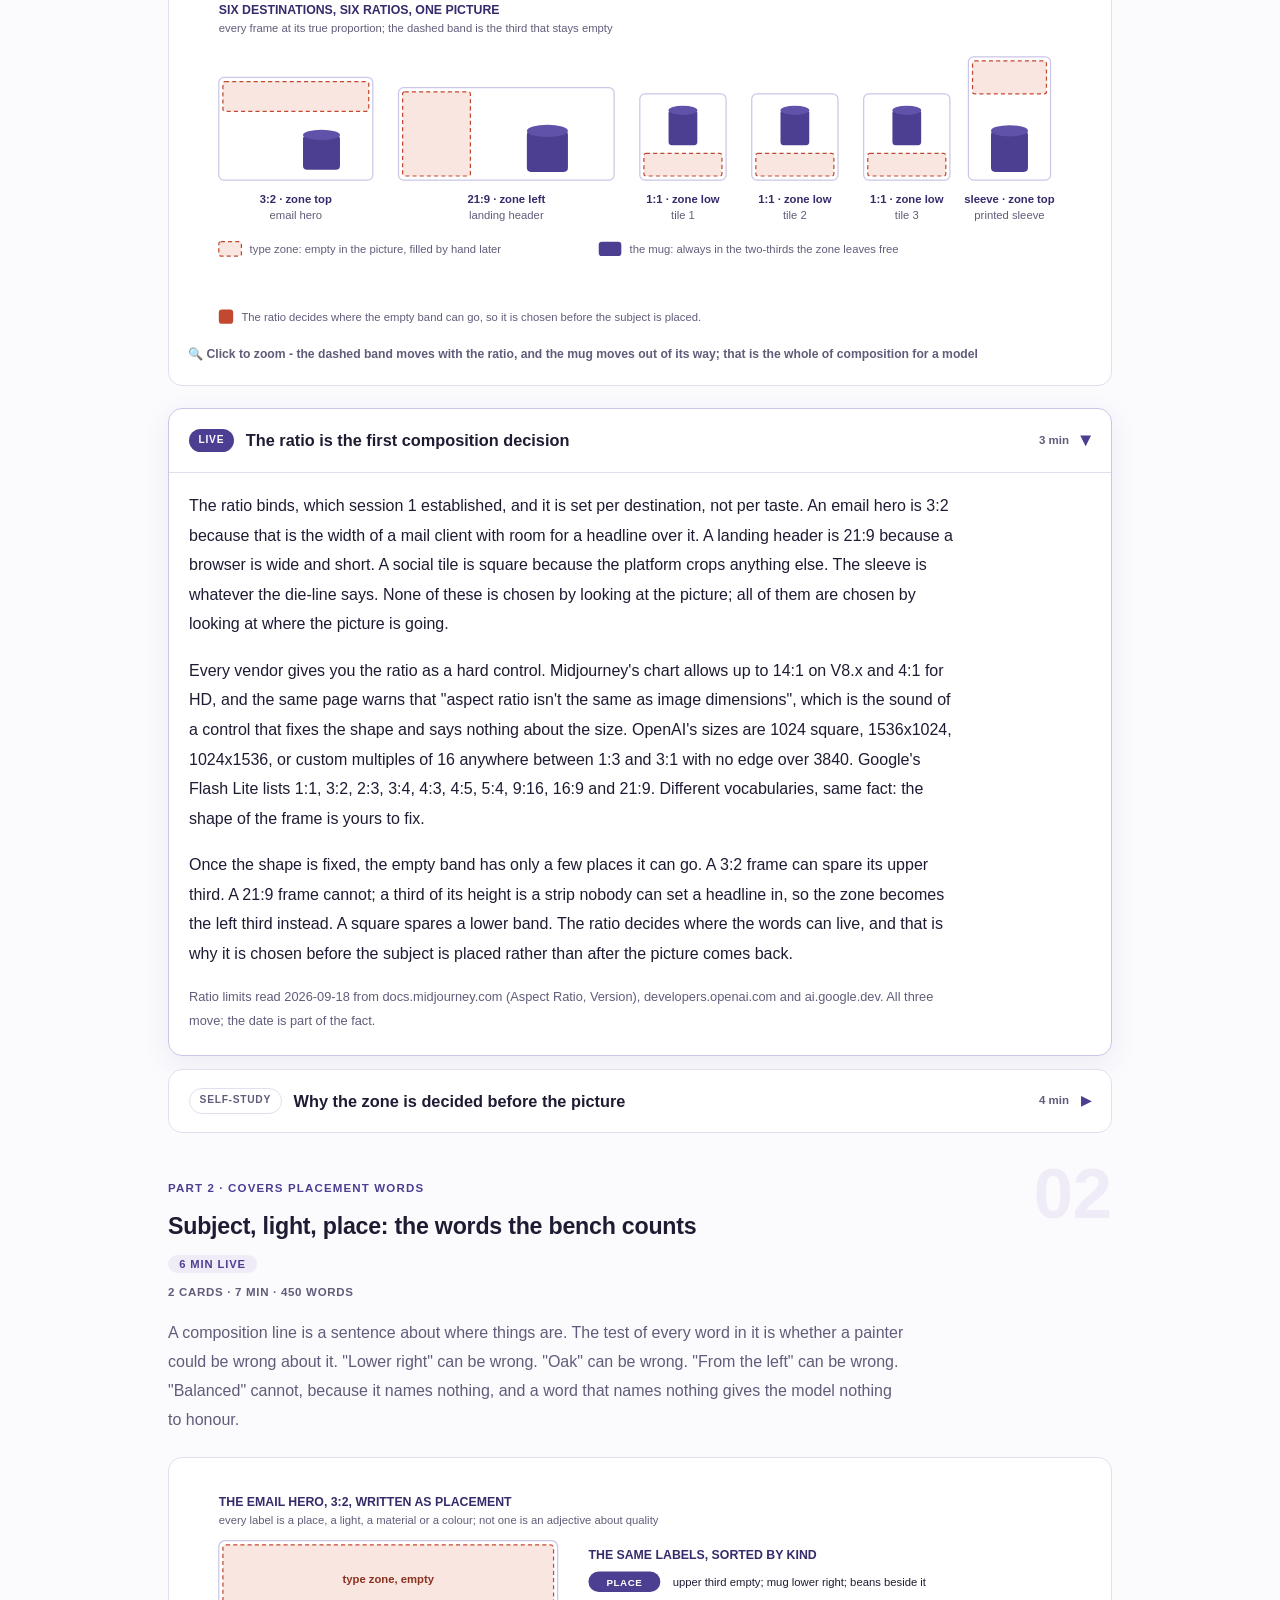
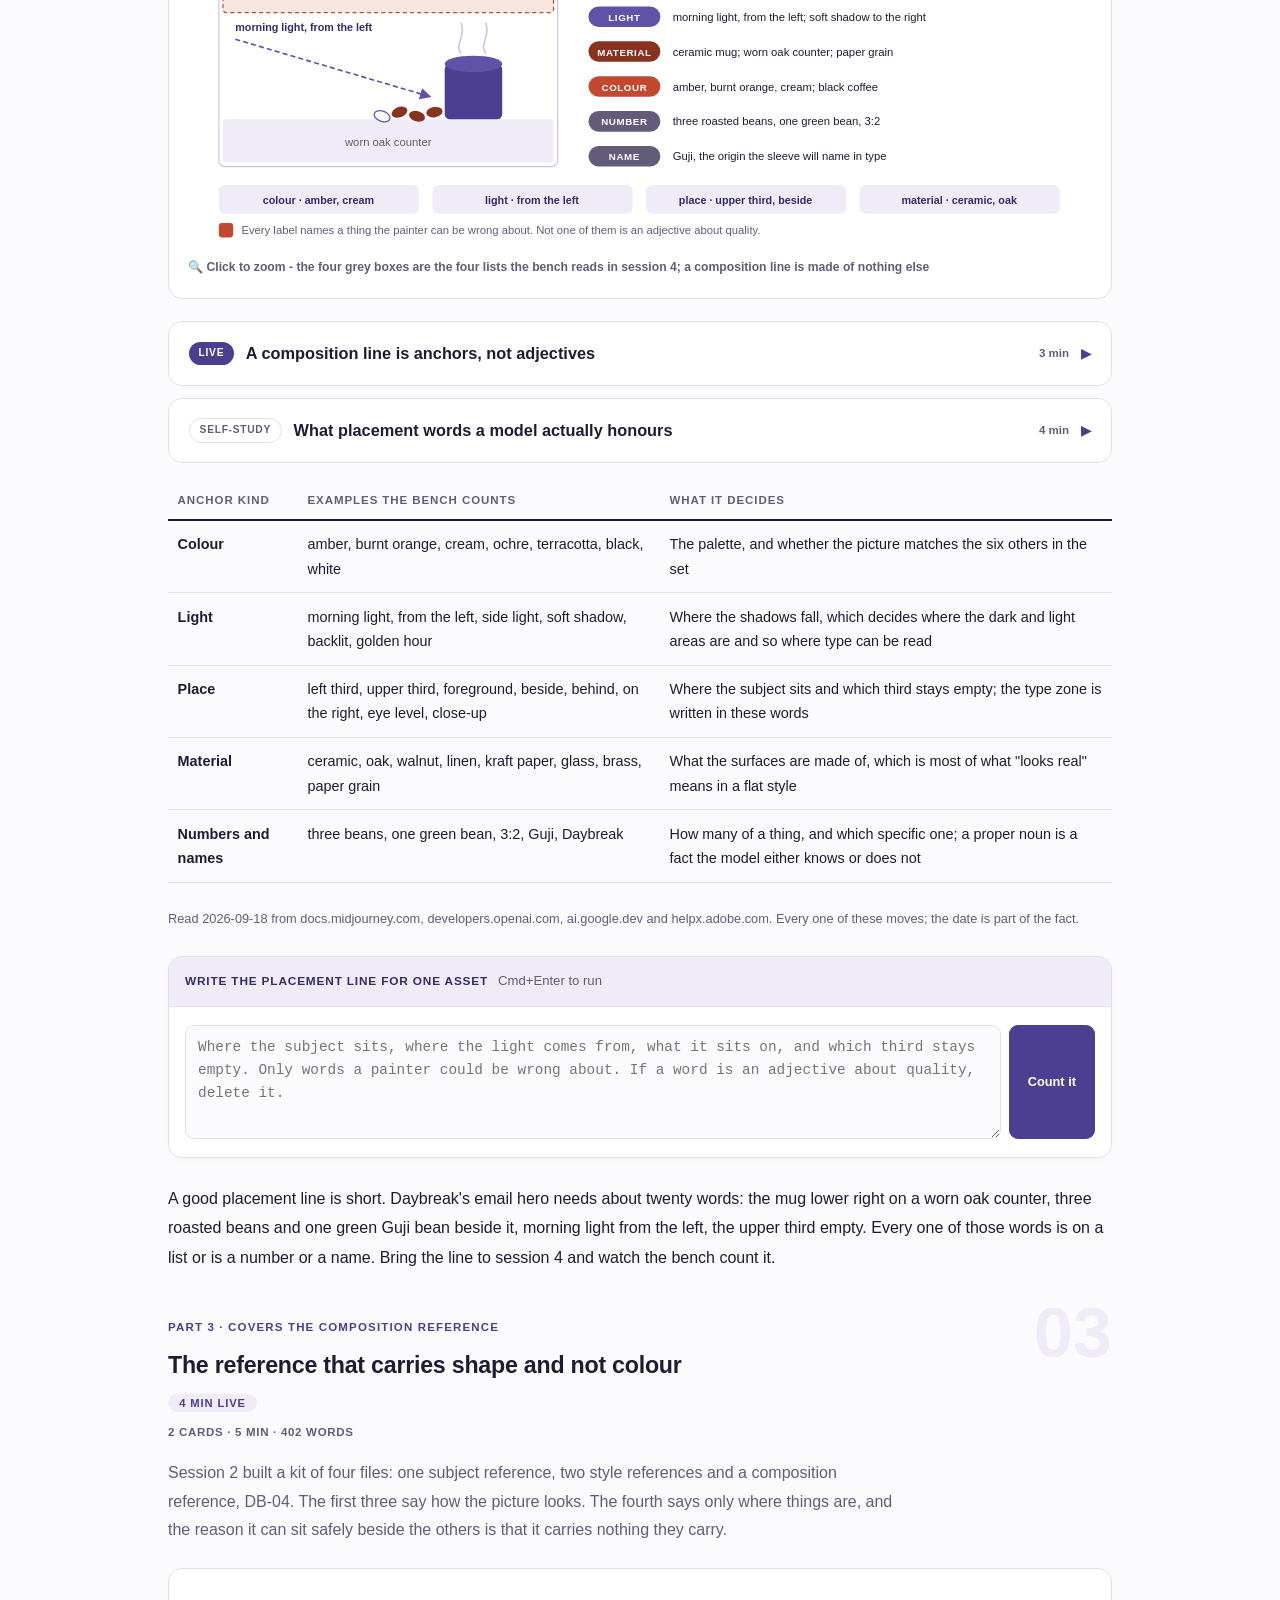
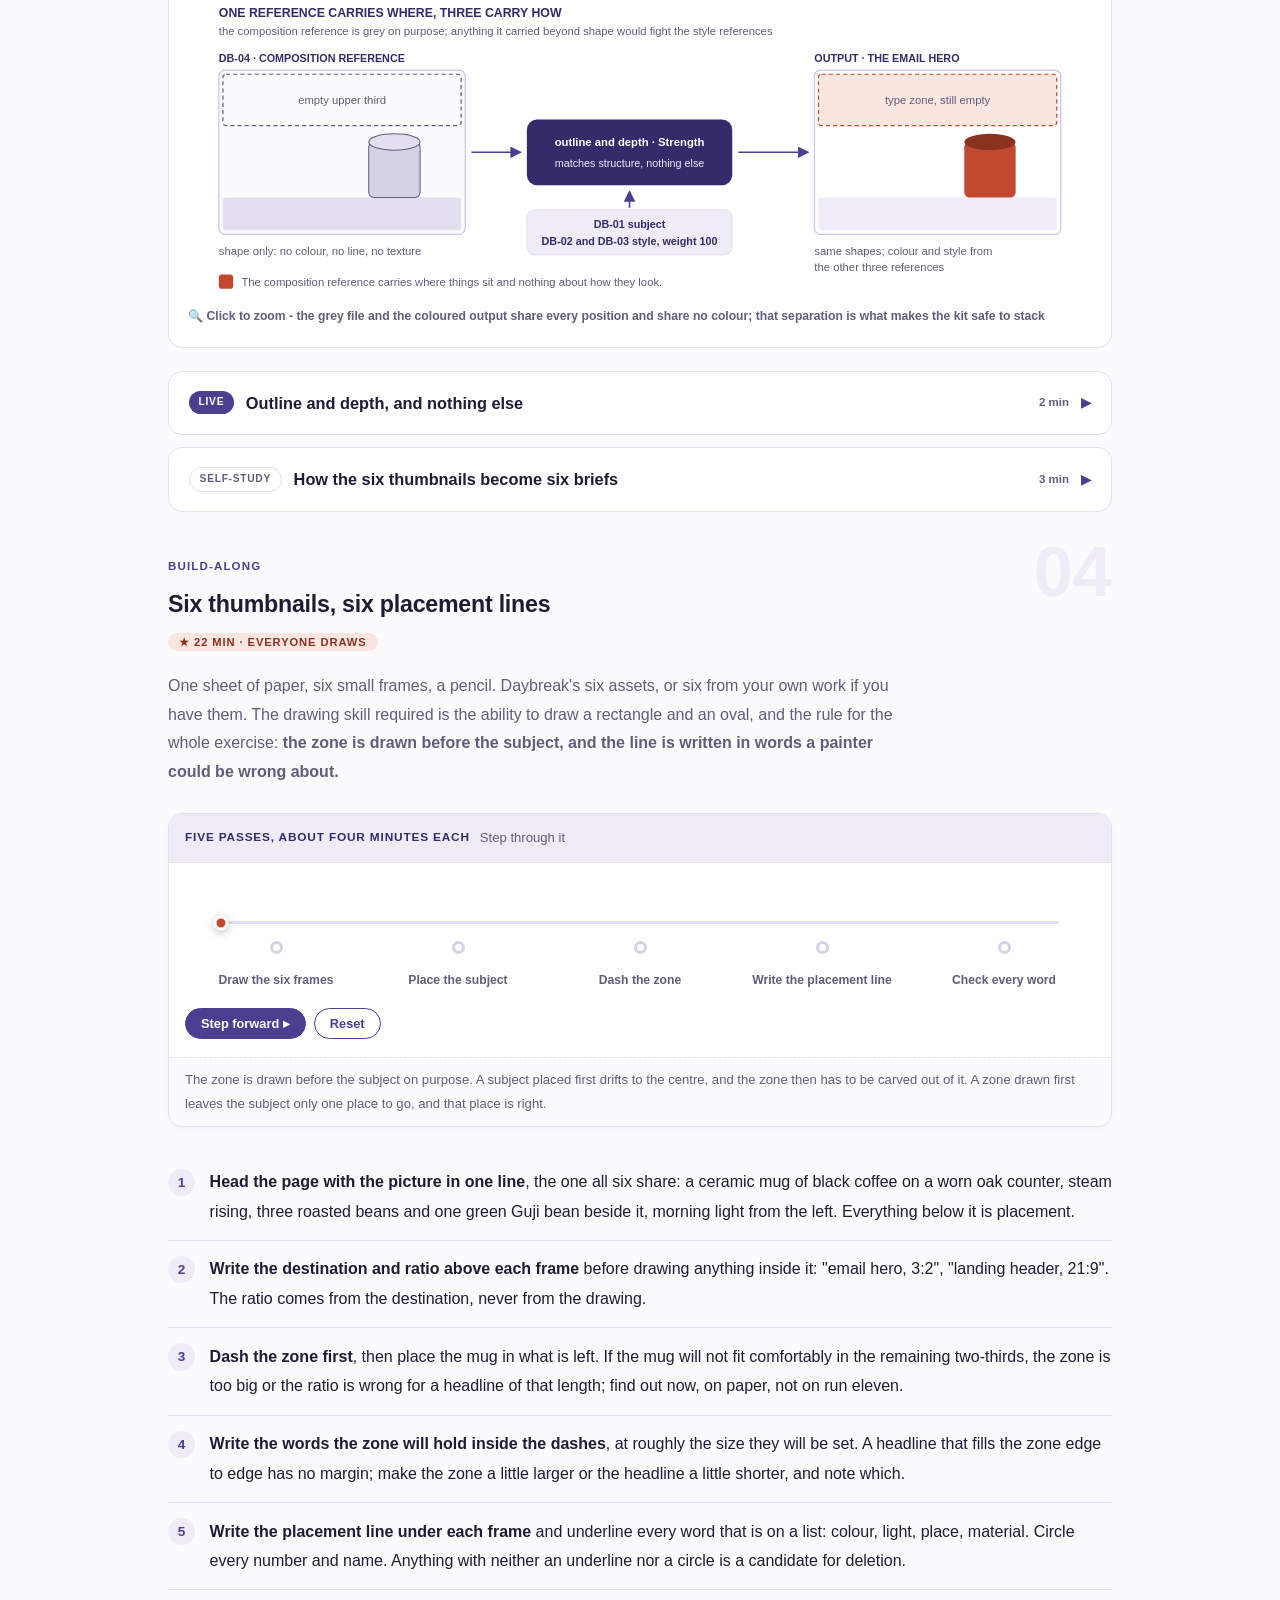
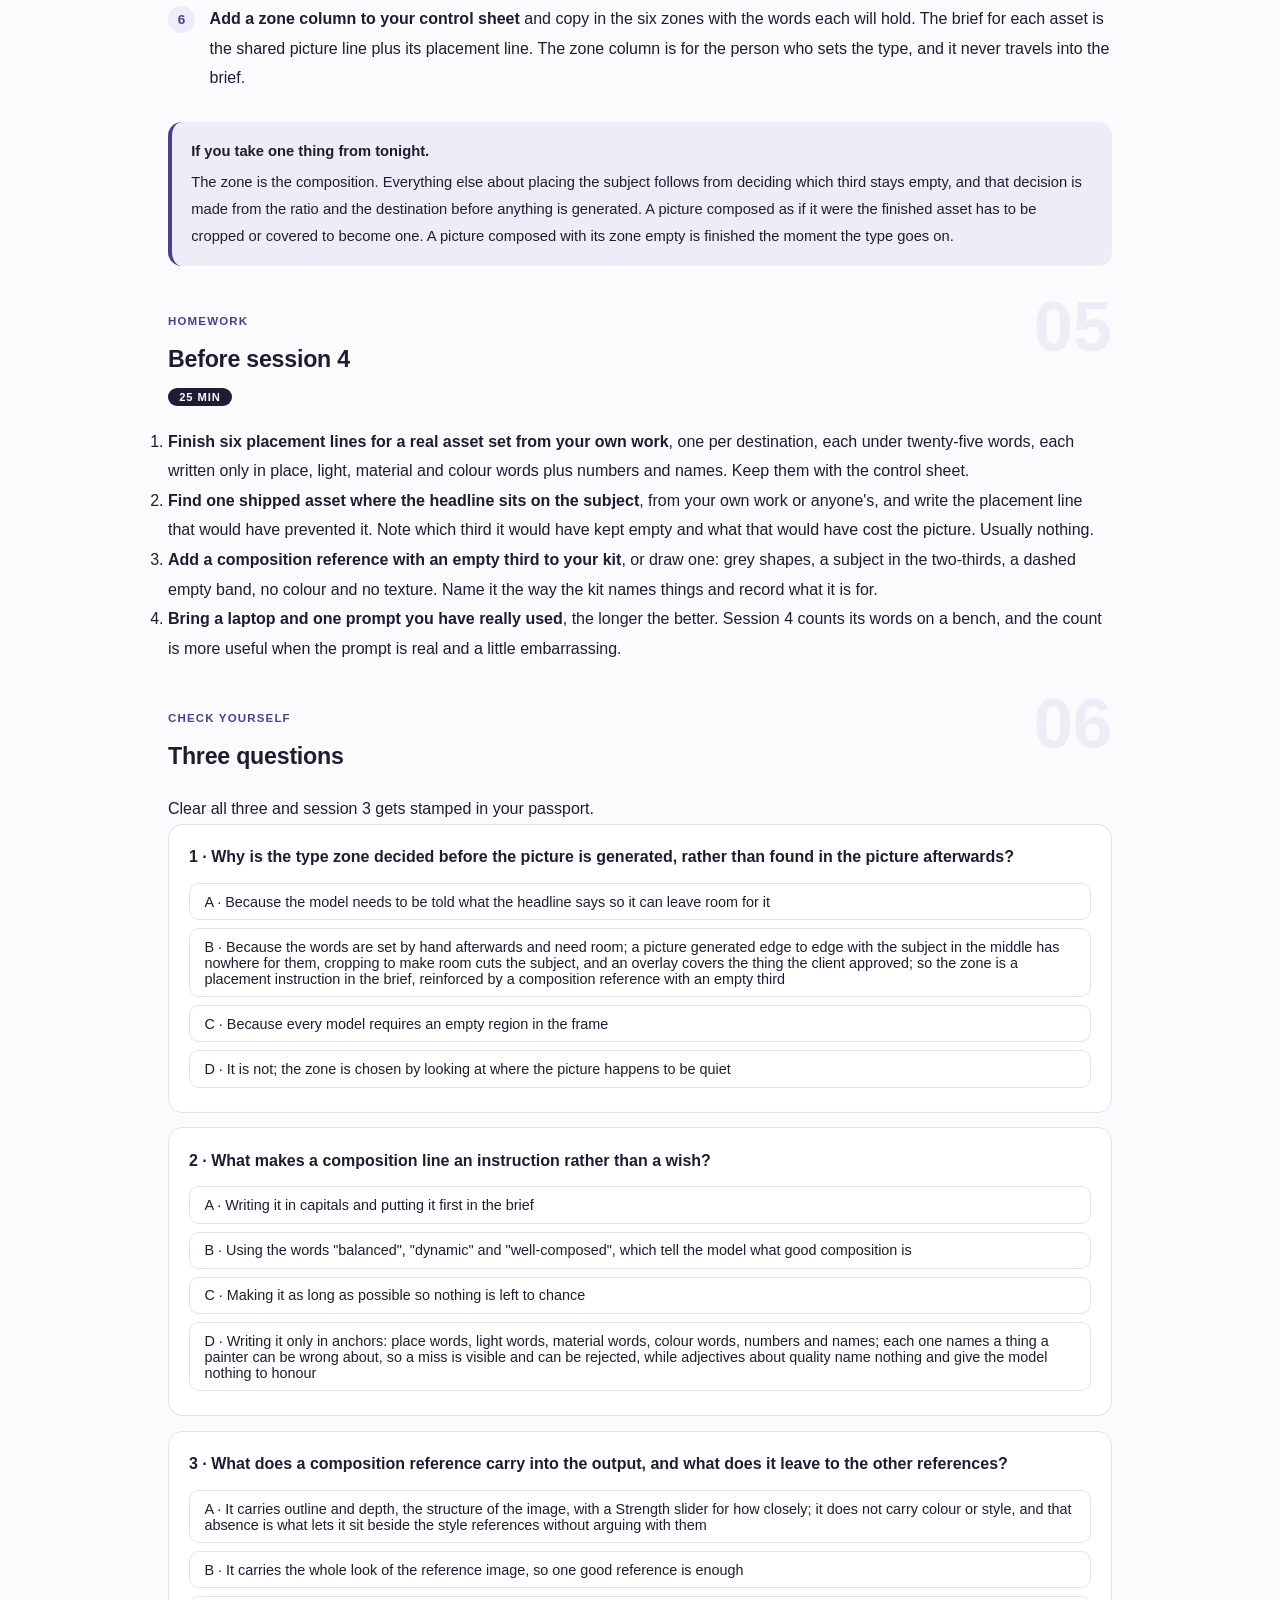
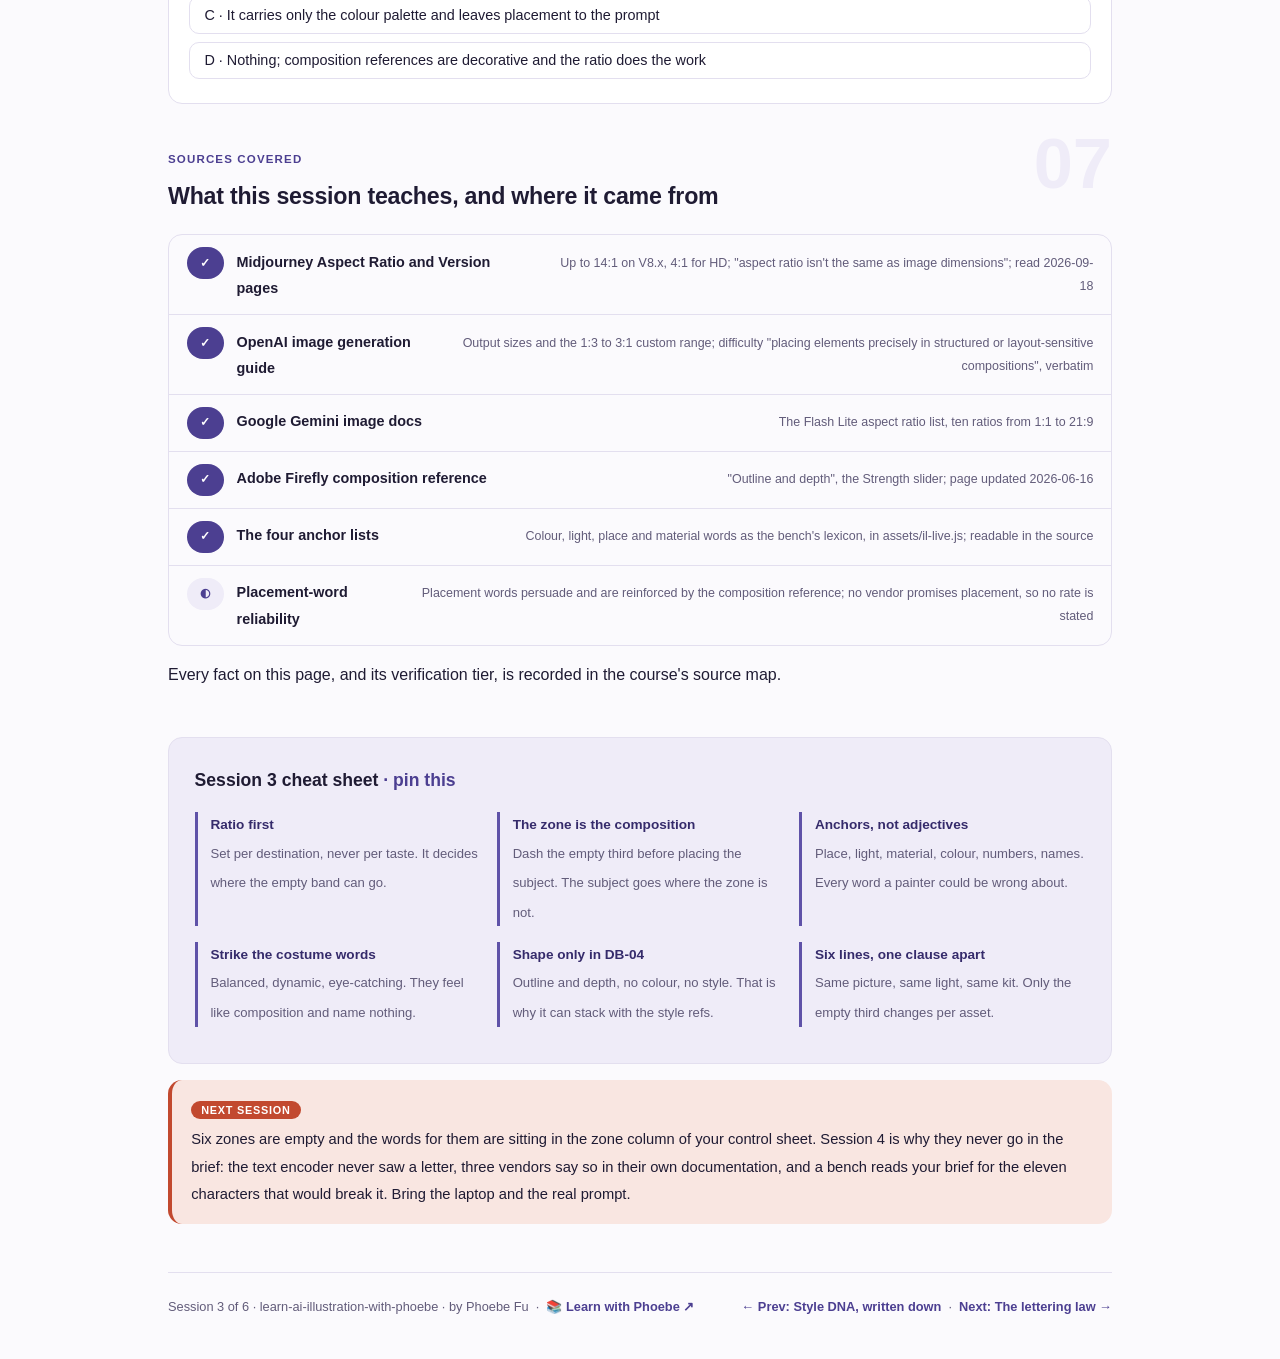
<file: courses/03-composition-and-the-type-zone.html>
<!DOCTYPE html>
<html lang="en">
<head>
<meta charset="UTF-8">
<meta name="viewport" content="width=device-width, initial-scale=1.0">
<!-- social:start -->
<meta name="description" content="Session 3 of 6. Composition as an instruction to a model: the ratio is set per destination, the subject is placed in words a painter can be wrong about, and one third of the picture is left empty for the type that a person will set later.">
<meta property="og:type" content="article">
<meta property="og:site_name" content="Learn with Phoebe">
<meta property="og:title" content="Composition and the type zone - learn AI illustration with phoebe">
<meta property="og:description" content="Session 3 of 6. A style sheet says how the picture looks. Nothing yet says where anything sits. Six frames, six empty thirds, six placement lines written only in words the bench counts.">
<meta property="og:url" content="https://phoebefu6.github.io/learn-ai-illustration-with-phoebe/courses/03-composition-and-the-type-zone.html">
<meta property="og:image" content="https://phoebefu6.github.io/learn-ai-illustration-with-phoebe/assets/og-cover.png">
<meta property="og:image:width" content="1200">
<meta property="og:image:height" content="630">
<meta name="twitter:card" content="summary_large_image">
<meta name="twitter:title" content="Composition and the type zone - learn AI illustration with phoebe">
<meta name="twitter:description" content="Session 3 of 6. The picture as layout: ratio, placement words, and the empty third that type will own.">
<meta name="twitter:image" content="https://phoebefu6.github.io/learn-ai-illustration-with-phoebe/assets/og-cover.png">
<!-- social:end -->
<title>Session 3 · Composition and the type zone - learn AI illustration with phoebe</title>
<link rel="stylesheet" href="../assets/style.css?v=22">
</head>
<body>

<div class="toolbar">
  <div class="wrap">
    <span class="crumb"><a href="../index.html">learn-ai-illustration-with-phoebe</a> / Session 3 of 6</span>
    <button class="btn" id="toggle-all" type="button">Expand all</button>
    <button class="btn primary" id="zoom-toggle" type="button">Projector zoom: off</button>
  </div>
</div>

<header class="masthead">
  <div class="wrap">
    <div class="eyebrow">Learn AI Illustration with Phoebe · Session 3 of 6</div>
    <h1>Composition and <span class="accent">the type zone</span></h1>
    <p class="sub">A style sheet says how the picture looks. It says nothing about where anything sits, and where things sit is the whole of what a ratio, a destination and a headline are about. A model given a subject and no placement puts the subject in the middle, edge to edge, and the headline then has nowhere to go but on top of it. Tonight is composition as an instruction: the ratio chosen per destination, the subject placed in words a painter can be wrong about, and one third of every picture left deliberately empty, because the words that will fill it are set by a person and they need the room.</p>
    <div class="chip-row">
      <span class="chip level">🟠 Practitioners and leaders</span>
      <span class="chip audience">Bring the composition you admire</span>
      <span class="chip audience">Paper for thumbnails</span>
      <span class="chip time">45 min</span>
    </div>
    <div class="agenda">
      <span class="a1" style="flex:1">0-3 · Welcome</span>
      <span class="a2" style="flex:4">3-18 · The picture as layout; the zone that stays empty</span>
      <span class="a3" style="flex:5">18-40 · Build-along: six thumbnails, six placement lines</span>
      <span class="a4" style="flex:1">40-45 · Q&amp;A</span>
    </div>
  </div>
</header>

<main class="wrap">

  <section class="section" id="intro">
    <div class="section-kicker">
      <span class="klabel">Part 0</span>
      <h2>Where we start</h2>
    </div>
    <p class="lede">The style sheet from session 2 has six fields: line, colour, light, texture, composition habit, and what is absent. The reference kit beside it has four named files, DB-01 to DB-04, at style weight 100. Together they say how <strong>Daybreak's</strong> autumn roast pictures will look. Nothing yet says where anything sits, and where things sit is what a ratio, a destination and a headline are about. Composition is decided before generation because it is the layer that decides whether there is room for the words. Six assets, six ratios, six empty zones, and one approved picture underneath all of them: a ceramic mug of black coffee on a worn oak counter, steam rising, three roasted beans and one green Guji bean beside it, morning light from a window on the left.</p>

    <div class="legend">
      <span class="pill">🎫 Clear all three quiz questions to stamp your passport</span>
      <span class="pill">Live = presented in the 45 minutes</span>
      <span class="pill">Self-study = the full depth, after class</span>
    </div>

    <div class="callout win">
      <p><strong>★ What you walk out with tonight.</strong> Six thumbnails, one per asset, each with its subject placed and its type zone dashed, and six placement lines written only in words the bench counts as anchors: where the mug sits, where the light comes from, what it stands on, and which third stays quiet. The composition you brought becomes the first of them.</p>
    </div>

    <div class="callout tip">
      <p><strong>Two neighbours, so you land in the right place.</strong> Why models cannot spell, and the bench that reads a brief for it, are session 4 and are not restated tonight. Slide and deck layout is <span class="mono">learn-visual-storytelling-with-phoebe</span>. Here the subject is composition as an instruction to a model, and the empty third as the most important instruction in it.</p>
    </div>
  </section>

  <section class="section" id="part-1">
    <div class="section-kicker">
      <span class="klabel">Part 1 · covers ratio as layout</span>
      <h2>Six frames, six empty zones</h2>
      <span class="tag concept">5 min live</span>
    </div>
    <p class="lede">The same mug goes to an email, a web page, three square tiles and a printed sleeve. Each destination fixes a ratio, and each ratio leaves a different part of the frame free for words. Drawn side by side at their true proportions, the six assets stop being six pictures and become one picture placed six ways.</p>

    <figure class="zoomable">
      <svg viewBox="0 0 880 340" xmlns="http://www.w3.org/2000/svg" role="img" aria-label="Six frames at their true proportions in a row: a 3:2 email hero with the upper third dashed, a 21:9 header with the left third dashed, three 1:1 tiles with the lower band dashed, and a tall sleeve with the upper band dashed; in each a simplified mug sits in the part of the frame that is not dashed">
        <style>
          .i3aH { font: 800 12px Inter, sans-serif; fill: #352B6B; }
          .i3aL { font: 700 11px Inter, sans-serif; fill: #352B6B; }
          .i3aN { font: 400 11px Inter, sans-serif; fill: #625C7A; }
          .i3aF { fill: #FFFFFF; stroke: #CBC5E8; stroke-width: 1.2; }
          .i3aZ { fill: #F9E6E1; stroke: #C2492F; stroke-width: 1.2; stroke-dasharray: 4 3; }
          .i3aM { fill: #4C3F91; }
          .i3aR { fill: #5F52A8; }
        </style>

        <text class="i3aH" x="30" y="28">SIX DESTINATIONS, SIX RATIOS, ONE PICTURE</text>
        <text class="i3aN" x="30" y="46">every frame at its true proportion; the dashed band is the third that stays empty</text>

        <rect class="i3aF" x="30" y="90" width="150" height="100" rx="5"/>
        <rect class="i3aZ" x="34" y="94" width="142" height="29" rx="2"/>
        <rect class="i3aM" x="112" y="146" width="36" height="34" rx="4"/>
        <ellipse class="i3aR" cx="130" cy="146" rx="18" ry="5"/>

        <rect class="i3aF" x="205" y="100" width="210" height="90" rx="5"/>
        <rect class="i3aZ" x="209" y="104" width="66" height="82" rx="2"/>
        <rect class="i3aM" x="330" y="142" width="40" height="40" rx="4"/>
        <ellipse class="i3aR" cx="350" cy="142" rx="20" ry="6"/>

        <rect class="i3aF" x="440" y="106" width="84" height="84" rx="5"/>
        <rect class="i3aZ" x="444" y="164" width="76" height="22" rx="2"/>
        <rect class="i3aM" x="468" y="122" width="28" height="34" rx="3"/>
        <ellipse class="i3aR" cx="482" cy="122" rx="14" ry="4.5"/>

        <rect class="i3aF" x="549" y="106" width="84" height="84" rx="5"/>
        <rect class="i3aZ" x="553" y="164" width="76" height="22" rx="2"/>
        <rect class="i3aM" x="577" y="122" width="28" height="34" rx="3"/>
        <ellipse class="i3aR" cx="591" cy="122" rx="14" ry="4.5"/>

        <rect class="i3aF" x="658" y="106" width="84" height="84" rx="5"/>
        <rect class="i3aZ" x="662" y="164" width="76" height="22" rx="2"/>
        <rect class="i3aM" x="686" y="122" width="28" height="34" rx="3"/>
        <ellipse class="i3aR" cx="700" cy="122" rx="14" ry="4.5"/>

        <rect class="i3aF" x="760" y="70" width="80" height="120" rx="5"/>
        <rect class="i3aZ" x="764" y="74" width="72" height="32" rx="2"/>
        <rect class="i3aM" x="782" y="142" width="36" height="40" rx="4"/>
        <ellipse class="i3aR" cx="800" cy="142" rx="18" ry="5.5"/>

        <text class="i3aL" x="105" y="212" text-anchor="middle">3:2 · zone top</text>
        <text class="i3aL" x="310" y="212" text-anchor="middle">21:9 · zone left</text>
        <text class="i3aL" x="482" y="212" text-anchor="middle">1:1 · zone low</text>
        <text class="i3aL" x="591" y="212" text-anchor="middle">1:1 · zone low</text>
        <text class="i3aL" x="700" y="212" text-anchor="middle">1:1 · zone low</text>
        <text class="i3aL" x="800" y="212" text-anchor="middle">sleeve · zone top</text>

        <text class="i3aN" x="105" y="228" text-anchor="middle">email hero</text>
        <text class="i3aN" x="310" y="228" text-anchor="middle">landing header</text>
        <text class="i3aN" x="482" y="228" text-anchor="middle">tile 1</text>
        <text class="i3aN" x="591" y="228" text-anchor="middle">tile 2</text>
        <text class="i3aN" x="700" y="228" text-anchor="middle">tile 3</text>
        <text class="i3aN" x="800" y="228" text-anchor="middle">printed sleeve</text>

        <rect class="i3aZ" x="30" y="250" width="22" height="14" rx="2"/>
        <text class="i3aN" x="60" y="261">type zone: empty in the picture, filled by hand later</text>
        <rect class="i3aM" x="400" y="250" width="22" height="14" rx="3"/>
        <text class="i3aN" x="430" y="261">the mug: always in the two-thirds the zone leaves free</text>

        <rect x="30" y="316" width="14" height="14" rx="3" fill="#C2492F"/>
        <text class="i3aN" x="52" y="327">The ratio decides where the empty band can go, so it is chosen before the subject is placed.</text>
      </svg>
      <figcaption>🔍 Click to zoom - the dashed band moves with the ratio, and the mug moves out of its way; that is the whole of composition for a model</figcaption>
    </figure>

    <details class="card" open>
      <summary><span class="mode live">Live</span>The ratio is the first composition decision<span class="mini">3 min</span><span class="caret">▶</span></summary>
      <div class="body">
        <p>The ratio binds, which session 1 established, and it is set per destination, not per taste. An email hero is 3:2 because that is the width of a mail client with room for a headline over it. A landing header is 21:9 because a browser is wide and short. A social tile is square because the platform crops anything else. The sleeve is whatever the die-line says. None of these is chosen by looking at the picture; all of them are chosen by looking at where the picture is going.</p>
        <p>Every vendor gives you the ratio as a hard control. Midjourney's chart allows up to 14:1 on V8.x and 4:1 for HD, and the same page warns that "aspect ratio isn't the same as image dimensions", which is the sound of a control that fixes the shape and says nothing about the size. OpenAI's sizes are 1024 square, 1536x1024, 1024x1536, or custom multiples of 16 anywhere between 1:3 and 3:1 with no edge over 3840. Google's Flash Lite lists 1:1, 3:2, 2:3, 3:4, 4:3, 4:5, 5:4, 9:16, 16:9 and 21:9. Different vocabularies, same fact: the shape of the frame is yours to fix.</p>
        <p>Once the shape is fixed, the empty band has only a few places it can go. A 3:2 frame can spare its upper third. A 21:9 frame cannot; a third of its height is a strip nobody can set a headline in, so the zone becomes the left third instead. A square spares a lower band. The ratio decides where the words can live, and that is why it is chosen before the subject is placed rather than after the picture comes back.</p>
        <p class="mono" style="font-size:.8rem;color:var(--muted)">Ratio limits read 2026-09-18 from docs.midjourney.com (Aspect Ratio, Version), developers.openai.com and ai.google.dev. All three move; the date is part of the fact.</p>
      </div>
    </details>

    <details class="card">
      <summary><span class="mode self">Self-study</span>Why the zone is decided before the picture<span class="mini">4 min</span><span class="caret">▶</span></summary>
      <div class="body">
        <p>Three things go on every one of Daybreak's six assets that the model never touches: the headline, the origin claim, and the call to action. They are set by hand afterwards, in HTML or SVG, and session 4 owns the reason. What matters tonight is a consequence of that reason: hand-set words need room, and room is a property of the composition, not of the type.</p>
        <p>A picture generated edge to edge with the subject in the middle has nowhere for them. The two ways out are both bad. Cropping to make room cuts the subject, so the approved mug loses its rim or its beans. Overlaying the words on the picture puts type on steam and a dark scrim over the thing the client signed off. Both are fixes applied after the fact to a picture that was composed as if it were the finished asset, when it is one layer of a two-layer asset.</p>
        <p>So the brief carries a placement instruction that leaves one third quiet, in words: "the upper third is empty negative space", "the mug sits in the right two-thirds, the left third is quiet". Words persuade rather than bind, which is why the reference kit from session 2 includes DB-04, a composition reference whose only content is a subject in position and an empty third. It shows the model the shape the words describe, so the instruction is reinforced by a binding layer instead of left to the sentence alone. Part 3 is what that reference carries and, more importantly, what it does not.</p>
        <div class="callout example">
          <span class="ex-pill">Real world</span>
          <p>Daybreak's first landing header was a lovely 21:9 with the mug dead centre. The headline had to sit on the steam, so the designer added a dark overlay to make it legible, and the picture the client had approved was gone under a grey wash. The regenerated version, with "the mug in the right two-thirds, the left third quiet" added to the brief and DB-04 in the kit, cost one run. The overlay had cost two days of back and forth about whether the picture was "too dark now".</p>
        </div>
      </div>
    </details>
  </section>

  <section class="section" id="part-2">
    <div class="section-kicker">
      <span class="klabel">Part 2 · covers placement words</span>
      <h2>Subject, light, place: the words the bench counts</h2>
      <span class="tag concept">6 min live</span>
    </div>
    <p class="lede">A composition line is a sentence about where things are. The test of every word in it is whether a painter could be wrong about it. "Lower right" can be wrong. "Oak" can be wrong. "From the left" can be wrong. "Balanced" cannot, because it names nothing, and a word that names nothing gives the model nothing to honour.</p>

    <figure class="zoomable">
      <svg viewBox="0 0 880 360" xmlns="http://www.w3.org/2000/svg" role="img" aria-label="The email hero drawn as a labelled 3:2 composition: the upper third dashed and labelled as the empty type zone, a mug lower right with beans beside it, an arrow for morning light from the left, the oak counter labelled, and to the right each label sorted by the kind of anchor word it is, with a legend of the four anchor kinds along the bottom">
        <style>
          .i3bH { font: 800 12px Inter, sans-serif; fill: #352B6B; }
          .i3bB { font: 400 11px Inter, sans-serif; fill: #1F1B33; }
          .i3bN { font: 400 11px Inter, sans-serif; fill: #625C7A; }
          .i3bK { font: 700 11px Inter, sans-serif; fill: #8A3220; }
          .i3bS { font: 700 10.5px Inter, sans-serif; fill: #352B6B; }
          .i3bP { font: 800 9.5px Inter, sans-serif; fill: #FFFFFF; letter-spacing: .06em; }
          .i3bZ { fill: #F9E6E1; stroke: #C2492F; stroke-width: 1.2; stroke-dasharray: 4 3; }
          .i3bL { fill: none; stroke: #5F52A8; stroke-width: 1.6; stroke-dasharray: 5 3; }
          .i3bT { fill: none; stroke: #CBC5E8; stroke-width: 1.6; }
        </style>
        <defs>
          <marker id="i3b-arr" viewBox="0 0 10 10" refX="9" refY="5" markerWidth="7" markerHeight="7" orient="auto-start-reverse">
            <path d="M0 0 L10 5 L0 10 z" fill="#5F52A8"/>
          </marker>
        </defs>

        <text class="i3bH" x="30" y="28">THE EMAIL HERO, 3:2, WRITTEN AS PLACEMENT</text>
        <text class="i3bN" x="30" y="46">every label is a place, a light, a material or a colour; not one is an adjective about quality</text>

        <rect x="30" y="62" width="330" height="220" rx="6" fill="#FFFFFF" stroke="#CBC5E8" stroke-width="1.2"/>
        <rect class="i3bZ" x="34" y="66" width="322" height="66" rx="3"/>
        <text class="i3bK" x="195" y="103" text-anchor="middle">type zone, empty</text>

        <rect x="34" y="236" width="322" height="42" rx="3" fill="#EFECF8"/>
        <text class="i3bN" x="195" y="262" text-anchor="middle">worn oak counter</text>

        <path class="i3bT" d="M266 172 c-7 -9 5 -16 0 -30"/>
        <path class="i3bT" d="M290 172 c-7 -9 5 -16 0 -30"/>
        <rect x="250" y="182" width="56" height="54" rx="5" fill="#4C3F91"/>
        <ellipse cx="278" cy="182" rx="28" ry="8" fill="#5F52A8"/>

        <ellipse cx="206" cy="229" rx="8" ry="5" fill="#8A3220" transform="rotate(-20 206 229)"/>
        <ellipse cx="223" cy="233" rx="8" ry="5" fill="#8A3220" transform="rotate(15 223 233)"/>
        <ellipse cx="240" cy="229" rx="8" ry="5" fill="#8A3220" transform="rotate(-10 240 229)"/>
        <ellipse cx="189" cy="233" rx="8" ry="5" fill="#FFFFFF" stroke="#5F52A8" stroke-width="1.2" transform="rotate(20 189 233)"/>

        <text class="i3bS" x="46" y="150">morning light, from the left</text>
        <path class="i3bL" d="M46 158 L236 214" marker-end="url(#i3b-arr)"/>

        <text class="i3bH" x="390" y="80">THE SAME LABELS, SORTED BY KIND</text>

        <rect x="390" y="92" width="70" height="20" rx="10" fill="#4C3F91"/>
        <text class="i3bP" x="425" y="106" text-anchor="middle">PLACE</text>
        <text class="i3bB" x="472" y="106">upper third empty; mug lower right; beans beside it</text>

        <rect x="390" y="126" width="70" height="20" rx="10" fill="#5F52A8"/>
        <text class="i3bP" x="425" y="140" text-anchor="middle">LIGHT</text>
        <text class="i3bB" x="472" y="140">morning light, from the left; soft shadow to the right</text>

        <rect x="390" y="160" width="70" height="20" rx="10" fill="#8A3220"/>
        <text class="i3bP" x="425" y="174" text-anchor="middle">MATERIAL</text>
        <text class="i3bB" x="472" y="174">ceramic mug; worn oak counter; paper grain</text>

        <rect x="390" y="194" width="70" height="20" rx="10" fill="#C2492F"/>
        <text class="i3bP" x="425" y="208" text-anchor="middle">COLOUR</text>
        <text class="i3bB" x="472" y="208">amber, burnt orange, cream; black coffee</text>

        <rect x="390" y="228" width="70" height="20" rx="10" fill="#625C7A"/>
        <text class="i3bP" x="425" y="242" text-anchor="middle">NUMBER</text>
        <text class="i3bB" x="472" y="242">three roasted beans, one green bean, 3:2</text>

        <rect x="390" y="262" width="70" height="20" rx="10" fill="#625C7A"/>
        <text class="i3bP" x="425" y="276" text-anchor="middle">NAME</text>
        <text class="i3bB" x="472" y="276">Guji, the origin the sleeve will name in type</text>

        <rect x="30" y="300" width="195" height="28" rx="6" fill="#EFECF8"/>
        <text class="i3bS" x="127" y="318" text-anchor="middle">colour · amber, cream</text>
        <rect x="238" y="300" width="195" height="28" rx="6" fill="#EFECF8"/>
        <text class="i3bS" x="335" y="318" text-anchor="middle">light · from the left</text>
        <rect x="446" y="300" width="195" height="28" rx="6" fill="#EFECF8"/>
        <text class="i3bS" x="543" y="318" text-anchor="middle">place · upper third, beside</text>
        <rect x="654" y="300" width="195" height="28" rx="6" fill="#EFECF8"/>
        <text class="i3bS" x="751" y="318" text-anchor="middle">material · ceramic, oak</text>

        <rect x="30" y="337" width="14" height="14" rx="3" fill="#C2492F"/>
        <text class="i3bN" x="52" y="348">Every label names a thing the painter can be wrong about. Not one of them is an adjective about quality.</text>
      </svg>
      <figcaption>🔍 Click to zoom - the four grey boxes are the four lists the bench reads in session 4; a composition line is made of nothing else</figcaption>
    </figure>

    <details class="card">
      <summary><span class="mode live">Live</span>A composition line is anchors, not adjectives<span class="mini">3 min</span><span class="caret">▶</span></summary>
      <div class="body">
        <p>The bench in session 4 counts concrete anchors in a brief against four lists: colour words (amber, cream, burnt orange), light words (morning light, from the left, soft shadow), placement words (left third, foreground, beside, lower right), and material words (ceramic, oak, paper grain). It also counts numbers and proper nouns. Nothing on any of those lists is an opinion. Every entry names a thing that can be present or absent in the finished picture, which is the same as saying every entry is a thing the painter can get wrong.</p>
        <p>That is what makes a composition line written entirely in those words a binding-ish instruction. It is still layer 4, still persuasion, but it is persuasion with a checkable claim per word: either the mug is lower right or it is not, either the light falls from the left or it does not. Ten runs will honour most of those claims most of the time, and the runs that do not are rejected on sight because the miss is visible.</p>
        <p>"Balanced", "dynamic", "eye-catching" and "well-composed" are on no list, because they name nothing. A picture cannot fail to be dynamic in a way anyone can point at. They feel like composition words and they are quality words wearing a costume. Strike them and nothing in the instruction is lost, because nothing was there.</p>
      </div>
    </details>

    <details class="card">
      <summary><span class="mode self">Self-study</span>What placement words a model actually honours<span class="mini">4 min</span><span class="caret">▶</span></summary>
      <div class="body">
        <p>The vendor documentation promises two things about composition and neither of them is placement. It promises the ratio, as a hard control. It promises reference weight, as a dial. On placement itself, OpenAI's image guide documents difficulty "placing elements precisely in structured or layout-sensitive compositions", and no vendor's parameter list has a control that says "put the subject here". Placement is asked for in words, and words persuade.</p>
        <p>The binding layer behind the words is the composition reference. Adobe Firefly names it as a control that matches "outline and depth" with a Strength slider. In a Midjourney kit the same job is done by DB-04, a reference image whose whole content is where the subject sits and which third is empty. The words describe the layout; the reference shows it; the two together are considerably stronger than either.</p>
        <p>The honest expectation, then: placement words plus a composition reference land the subject in the right third on most runs, and the runs that miss are rejected on sight and regenerated. That is not a defect to apologise for. It is the same discipline a photographer applies to a contact sheet: shoot the frame, keep the ones where the subject is where it should be. What the discipline needs is a composition line clear enough that a miss is obvious, and that is a property of the words.</p>
      </div>
    </details>

    <table class="clean">
      <tr><th>Anchor kind</th><th>Examples the bench counts</th><th>What it decides</th></tr>
      <tr><td>Colour</td><td>amber, burnt orange, cream, ochre, terracotta, black, white</td><td>The palette, and whether the picture matches the six others in the set</td></tr>
      <tr><td>Light</td><td>morning light, from the left, side light, soft shadow, backlit, golden hour</td><td>Where the shadows fall, which decides where the dark and light areas are and so where type can be read</td></tr>
      <tr><td>Place</td><td>left third, upper third, foreground, beside, behind, on the right, eye level, close-up</td><td>Where the subject sits and which third stays empty; the type zone is written in these words</td></tr>
      <tr><td>Material</td><td>ceramic, oak, walnut, linen, kraft paper, glass, brass, paper grain</td><td>What the surfaces are made of, which is most of what "looks real" means in a flat style</td></tr>
      <tr><td>Numbers and names</td><td>three beans, one green bean, 3:2, Guji, Daybreak</td><td>How many of a thing, and which specific one; a proper noun is a fact the model either knows or does not</td></tr>
    </table>
    <p class="mono" style="margin-top:8px;font-size:.8rem;color:var(--muted)">Read 2026-09-18 from docs.midjourney.com, developers.openai.com, ai.google.dev and helpx.adobe.com. Every one of these moves; the date is part of the fact.</p>

    <div class="tryrow" data-fn="wordcount" data-multiline="1" data-title="Write the placement line for one asset" data-hint="Where the subject sits, where the light comes from, what it sits on, and which third stays empty. Only words a painter could be wrong about. If a word is an adjective about quality, delete it." data-seed="" data-cta="Count it"></div>

    <p>A good placement line is short. Daybreak's email hero needs about twenty words: the mug lower right on a worn oak counter, three roasted beans and one green Guji bean beside it, morning light from the left, the upper third empty. Every one of those words is on a list or is a number or a name. Bring the line to session 4 and watch the bench count it.</p>
  </section>

  <section class="section" id="part-3">
    <div class="section-kicker">
      <span class="klabel">Part 3 · covers the composition reference</span>
      <h2>The reference that carries shape and not colour</h2>
      <span class="tag concept">4 min live</span>
    </div>
    <p class="lede">Session 2 built a kit of four files: one subject reference, two style references and a composition reference, DB-04. The first three say how the picture looks. The fourth says only where things are, and the reason it can sit safely beside the others is that it carries nothing they carry.</p>

    <figure class="zoomable">
      <svg viewBox="0 0 880 300" xmlns="http://www.w3.org/2000/svg" role="img" aria-label="On the left the composition reference DB-04 drawn as grey outline shapes with an empty dashed upper third; an arrow to a model box in the middle labelled outline and depth with Strength; an arrow to an output frame on the right where the same shapes appear in the Daybreak palette, with colour and style arriving from the other three references">
        <style>
          .i3cH { font: 800 12px Inter, sans-serif; fill: #352B6B; }
          .i3cT { font: 800 11px Inter, sans-serif; fill: #FFFFFF; }
          .i3cW { font: 400 10.5px Inter, sans-serif; fill: #EFECF8; }
          .i3cB { font: 400 11px Inter, sans-serif; fill: #1F1B33; }
          .i3cN { font: 400 11px Inter, sans-serif; fill: #625C7A; }
          .i3cS { font: 700 10.5px Inter, sans-serif; fill: #352B6B; }
          .i3cE { fill: none; stroke: #625C7A; stroke-width: 1.2; stroke-dasharray: 4 3; }
          .i3cZ { fill: #F9E6E1; stroke: #C2492F; stroke-width: 1.2; stroke-dasharray: 4 3; }
          .i3cA { fill: none; stroke: #4C3F91; stroke-width: 1.6; }
        </style>
        <defs>
          <marker id="i3c-arr" viewBox="0 0 10 10" refX="9" refY="5" markerWidth="7" markerHeight="7" orient="auto-start-reverse">
            <path d="M0 0 L10 5 L0 10 z" fill="#4C3F91"/>
          </marker>
        </defs>

        <text class="i3cH" x="30" y="28">ONE REFERENCE CARRIES WHERE, THREE CARRY HOW</text>
        <text class="i3cN" x="30" y="46">the composition reference is grey on purpose; anything it carried beyond shape would fight the style references</text>

        <text class="i3cS" x="30" y="72">DB-04 · COMPOSITION REFERENCE</text>
        <rect x="30" y="80" width="240" height="160" rx="6" fill="#FBFAFD" stroke="#CBC5E8" stroke-width="1.2"/>
        <rect class="i3cE" x="34" y="84" width="232" height="50" rx="3"/>
        <text class="i3cN" x="150" y="113" text-anchor="middle">empty upper third</text>
        <rect x="34" y="204" width="232" height="32" rx="3" fill="#E3DFEF"/>
        <rect x="176" y="150" width="50" height="54" rx="5" fill="#D6D2E6" stroke="#625C7A" stroke-width="1"/>
        <ellipse cx="201" cy="150" rx="25" ry="8" fill="#E3DFEF" stroke="#625C7A" stroke-width="1"/>
        <text class="i3cN" x="30" y="260">shape only: no colour, no line, no texture</text>

        <path class="i3cA" d="M276 160 L324 160" marker-end="url(#i3c-arr)"/>

        <rect x="330" y="128" width="200" height="64" rx="10" fill="#352B6B"/>
        <text class="i3cT" x="430" y="154" text-anchor="middle">outline and depth · Strength</text>
        <text class="i3cW" x="430" y="174" text-anchor="middle">matches structure, nothing else</text>

        <rect x="330" y="216" width="200" height="44" rx="8" fill="#EFECF8" stroke="#E3DFEF"/>
        <text class="i3cS" x="430" y="234" text-anchor="middle">DB-01 subject</text>
        <text class="i3cS" x="430" y="250" text-anchor="middle">DB-02 and DB-03 style, weight 100</text>
        <path class="i3cA" d="M430 214 L430 198" marker-end="url(#i3c-arr)"/>

        <path class="i3cA" d="M536 160 L604 160" marker-end="url(#i3c-arr)"/>

        <text class="i3cS" x="610" y="72">OUTPUT · THE EMAIL HERO</text>
        <rect x="610" y="80" width="240" height="160" rx="6" fill="#FFFFFF" stroke="#CBC5E8" stroke-width="1.2"/>
        <rect class="i3cZ" x="614" y="84" width="232" height="50" rx="3"/>
        <text class="i3cN" x="730" y="113" text-anchor="middle">type zone, still empty</text>
        <rect x="614" y="204" width="232" height="32" rx="3" fill="#EFECF8"/>
        <rect x="756" y="150" width="50" height="54" rx="5" fill="#C2492F"/>
        <ellipse cx="781" cy="150" rx="25" ry="8" fill="#8A3220"/>
        <text class="i3cN" x="610" y="260">same shapes; colour and style from</text>
        <text class="i3cN" x="610" y="276">the other three references</text>

        <rect x="30" y="279" width="14" height="14" rx="3" fill="#C2492F"/>
        <text class="i3cN" x="52" y="290">The composition reference carries where things sit and nothing about how they look.</text>
      </svg>
      <figcaption>🔍 Click to zoom - the grey file and the coloured output share every position and share no colour; that separation is what makes the kit safe to stack</figcaption>
    </figure>

    <details class="card">
      <summary><span class="mode live">Live</span>Outline and depth, and nothing else<span class="mini">2 min</span><span class="caret">▶</span></summary>
      <div class="body">
        <p>Adobe Firefly documents its composition reference as a control that matches "the structure of an image" using "outline and depth", with a Strength slider to say how closely. Read what is not on that list. It does not carry colour. It does not carry line weight, texture or style. That is not a gap in the feature; it is the feature. A reference that carried colour as well as shape would argue with the style references sitting next to it, and the output would be a negotiation between two pictures instead of a layout applied to one look.</p>
        <p>In the Midjourney kit the same job is done by DB-04, a file whose only content is the subject's position and the empty third. It is deliberately grey and deliberately dull. The three references beside it, DB-01 for the subject and DB-02 and DB-03 for style at weight 100, own everything about how the picture looks. DB-04 owns where. Four files, no overlap in what each is allowed to say.</p>
        <p class="mono" style="font-size:.8rem;color:var(--muted)">Firefly composition reference page updated 2026-06-16, read 2026-09-18 from helpx.adobe.com.</p>
      </div>
    </details>

    <details class="card">
      <summary><span class="mode self">Self-study</span>How the six thumbnails become six briefs<span class="mini">3 min</span><span class="caret">▶</span></summary>
      <div class="body">
        <p>Each thumbnail from the build-along yields exactly one placement line. The six lines share the subject, the light and the materials, because the picture is the same picture, and they differ in one clause: which third stays empty. "The upper third is empty" for the email hero. "The left third is quiet" for the header. "The lower band is empty" for the three tiles. "The upper band is empty" for the sleeve, where the origin claim will go. Six briefs that differ by a clause are one brief, which is what a set should be.</p>
        <p>The reference kit does not change across the six. Same four files, same weights. If the composition reference has to change per ratio, it has been drawn too tightly; a subject in the two-thirds with an empty third beside it is a shape that survives being stretched from 3:2 to 21:9, and a square tile reads it as a lower band without complaint.</p>
        <p>The control sheet from session 1 gets one more column: <strong>zone</strong>. It records which third is empty and lists the words that will fill it, the headline, the claim, the call to action, so that whoever sets the type knows where and what. Those words are on the sheet and never in the brief. Session 4 owns why, and it is not a matter of taste.</p>
      </div>
    </details>
  </section>

  <section class="section" id="demo-1">
    <div class="section-kicker">
      <span class="klabel">Build-along</span>
      <h2>Six thumbnails, six placement lines</h2>
      <span class="tag demo">★ 22 min · everyone draws</span>
    </div>
    <p class="lede">One sheet of paper, six small frames, a pencil. Daybreak's six assets, or six from your own work if you have them. The drawing skill required is the ability to draw a rectangle and an oval, and the rule for the whole exercise: <strong>the zone is drawn before the subject, and the line is written in words a painter could be wrong about.</strong></p>

    <div class="tick" data-stages="Draw the six frames|Place the subject|Dash the zone|Write the placement line|Check every word" data-title="Five passes, about four minutes each" data-foot="The zone is drawn before the subject on purpose. A subject placed first drifts to the centre, and the zone then has to be carved out of it. A zone drawn first leaves the subject only one place to go, and that place is right.">
      <p class="tick-note" data-stage="0"><b>Draw the six frames.</b> Six rectangles at their ratios on one page: a 3:2, a wide 21:9, three squares, and a tall sleeve about 2:3. Do not draw them the same size; draw them the shape they are. The proportions are the first thing a thumbnail teaches you, and a 21:9 drawn as a 3:2 will lie to you about where the words can go.</p>
      <p class="tick-note" data-stage="1"><b>Place the subject.</b> An oval for the rim and a box for the mug, in the two-thirds of each frame that is not the zone, one thumbnail each. Lower right for the hero, right two-thirds for the header, upper two-thirds for the tiles, lower half for the sleeve. Add three dots for beans and one open circle for the green one. That is the whole drawing.</p>
      <p class="tick-note" data-stage="2"><b>Dash the zone.</b> A dashed rectangle over the third that stays empty. Inside it, write the words that will go there later: the headline for the hero, the origin claim for the sleeve, the call to action for the tiles. Writing them on the thumbnail is how you find out whether the zone is big enough. It is also the last time they are written anywhere near a brief.</p>
      <p class="tick-note" data-stage="3"><b>Write the placement line.</b> One sentence per asset, under twenty-five words: where the mug sits, where the light comes from, what the mug stands on, which colours, and which third is empty. Only place, light, material and colour words, plus numbers and names. The six lines should be nearly identical and differ in the last clause.</p>
      <p class="tick-note" data-stage="4"><b>Check every word.</b> Read each line aloud and strike any word that is not a thing a painter could be wrong about. "Beautiful" goes. "Balanced" goes. "Warm" stays only if it means a colour, and if it does, write the colour instead. What survives is the instruction. Count the survivors; session 4 counts them again on a bench.</p>
    </div>

    <div class="steps">
      <div class="step"><p><strong>Head the page with the picture in one line</strong>, the one all six share: a ceramic mug of black coffee on a worn oak counter, steam rising, three roasted beans and one green Guji bean beside it, morning light from the left. Everything below it is placement.</p></div>
      <div class="step"><p><strong>Write the destination and ratio above each frame</strong> before drawing anything inside it: "email hero, 3:2", "landing header, 21:9". The ratio comes from the destination, never from the drawing.</p></div>
      <div class="step"><p><strong>Dash the zone first</strong>, then place the mug in what is left. If the mug will not fit comfortably in the remaining two-thirds, the zone is too big or the ratio is wrong for a headline of that length; find out now, on paper, not on run eleven.</p></div>
      <div class="step"><p><strong>Write the words the zone will hold inside the dashes</strong>, at roughly the size they will be set. A headline that fills the zone edge to edge has no margin; make the zone a little larger or the headline a little shorter, and note which.</p></div>
      <div class="step"><p><strong>Write the placement line under each frame</strong> and underline every word that is on a list: colour, light, place, material. Circle every number and name. Anything with neither an underline nor a circle is a candidate for deletion.</p></div>
      <div class="step"><p><strong>Add a zone column to your control sheet</strong> and copy in the six zones with the words each will hold. The brief for each asset is the shared picture line plus its placement line. The zone column is for the person who sets the type, and it never travels into the brief.</p></div>
    </div>

    <div class="callout tip">
      <p><strong>If you take one thing from tonight.</strong> The zone is the composition. Everything else about placing the subject follows from deciding which third stays empty, and that decision is made from the ratio and the destination before anything is generated. A picture composed as if it were the finished asset has to be cropped or covered to become one. A picture composed with its zone empty is finished the moment the type goes on.</p>
    </div>
  </section>

  <section class="section" id="exercise">
    <div class="section-kicker">
      <span class="klabel">Homework</span>
      <h2>Before session 4</h2>
      <span class="tag exercise">25 min</span>
    </div>
    <ol>
      <li><strong>Finish six placement lines for a real asset set from your own work</strong>, one per destination, each under twenty-five words, each written only in place, light, material and colour words plus numbers and names. Keep them with the control sheet.</li>
      <li><strong>Find one shipped asset where the headline sits on the subject</strong>, from your own work or anyone's, and write the placement line that would have prevented it. Note which third it would have kept empty and what that would have cost the picture. Usually nothing.</li>
      <li><strong>Add a composition reference with an empty third to your kit</strong>, or draw one: grey shapes, a subject in the two-thirds, a dashed empty band, no colour and no texture. Name it the way the kit names things and record what it is for.</li>
      <li><strong>Bring a laptop and one prompt you have really used</strong>, the longer the better. Session 4 counts its words on a bench, and the count is more useful when the prompt is real and a little embarrassing.</li>
    </ol>
  </section>

  <section class="section" id="quiz">
    <div class="section-kicker">
      <span class="klabel">Check yourself</span>
      <h2>Three questions</h2>
    </div>
    <p>Clear all three and session 3 gets stamped in your passport.</p>

    <div class="quiz-q" data-answer="1">
      <p class="qtext">1 · Why is the type zone decided before the picture is generated, rather than found in the picture afterwards?</p>
      <button class="qopt" type="button">A · Because the model needs to be told what the headline says so it can leave room for it</button>
      <button class="qopt" type="button">B · Because the words are set by hand afterwards and need room; a picture generated edge to edge with the subject in the middle has nowhere for them, cropping to make room cuts the subject, and an overlay covers the thing the client approved; so the zone is a placement instruction in the brief, reinforced by a composition reference with an empty third</button>
      <button class="qopt" type="button">C · Because every model requires an empty region in the frame</button>
      <button class="qopt" type="button">D · It is not; the zone is chosen by looking at where the picture happens to be quiet</button>
      <p class="qwhy">The headline, the claim and the call to action never enter the brief; they are set in HTML or SVG afterwards, and afterwards needs room. Room is a property of the composition, so it is written into the brief as a placement instruction and shown to the model by a reference whose only content is an empty third. Daybreak's dark overlay was what happens when the zone is found instead of decided.</p>
    </div>

    <div class="quiz-q" data-answer="3">
      <p class="qtext">2 · What makes a composition line an instruction rather than a wish?</p>
      <button class="qopt" type="button">A · Writing it in capitals and putting it first in the brief</button>
      <button class="qopt" type="button">B · Using the words "balanced", "dynamic" and "well-composed", which tell the model what good composition is</button>
      <button class="qopt" type="button">C · Making it as long as possible so nothing is left to chance</button>
      <button class="qopt" type="button">D · Writing it only in anchors: place words, light words, material words, colour words, numbers and names; each one names a thing a painter can be wrong about, so a miss is visible and can be rejected, while adjectives about quality name nothing and give the model nothing to honour</button>
      <p class="qwhy">"Lower right", "from the left", "oak" and "amber" can each be present or absent in the finished picture, which is what makes them checkable. "Dynamic" cannot fail in any way anyone can point at. The bench in session 4 counts the first kind and ignores the second, and the same test works on paper tonight: strike every word a painter could not be wrong about.</p>
    </div>

    <div class="quiz-q" data-answer="0">
      <p class="qtext">3 · What does a composition reference carry into the output, and what does it leave to the other references?</p>
      <button class="qopt" type="button">A · It carries outline and depth, the structure of the image, with a Strength slider for how closely; it does not carry colour or style, and that absence is what lets it sit beside the style references without arguing with them</button>
      <button class="qopt" type="button">B · It carries the whole look of the reference image, so one good reference is enough</button>
      <button class="qopt" type="button">C · It carries only the colour palette and leaves placement to the prompt</button>
      <button class="qopt" type="button">D · Nothing; composition references are decorative and the ratio does the work</button>
      <p class="qwhy">Firefly's own page names the two things matched, outline and depth, and the one dial, Strength. Colour, line and texture are not on the list, which is why DB-04 in the Midjourney kit is drawn grey and dull on purpose. Four files, and no two of them are allowed to say the same thing about the picture.</p>
    </div>

    <p class="quiz-score"></p>
  </section>

  <section class="section" id="official">
    <div class="section-kicker">
      <span class="klabel">Sources covered</span>
      <h2>What this session teaches, and where it came from</h2>
    </div>
    <div class="covered">
      <div class="covered-row"><span class="status pill solid">✓</span><span class="name">Midjourney Aspect Ratio and Version pages</span><span class="note">Up to 14:1 on V8.x, 4:1 for HD; "aspect ratio isn't the same as image dimensions"; read 2026-09-18</span></div>
      <div class="covered-row"><span class="status pill solid">✓</span><span class="name">OpenAI image generation guide</span><span class="note">Output sizes and the 1:3 to 3:1 custom range; difficulty "placing elements precisely in structured or layout-sensitive compositions", verbatim</span></div>
      <div class="covered-row"><span class="status pill solid">✓</span><span class="name">Google Gemini image docs</span><span class="note">The Flash Lite aspect ratio list, ten ratios from 1:1 to 21:9</span></div>
      <div class="covered-row"><span class="status pill solid">✓</span><span class="name">Adobe Firefly composition reference</span><span class="note">"Outline and depth", the Strength slider; page updated 2026-06-16</span></div>
      <div class="covered-row"><span class="status pill solid">✓</span><span class="name">The four anchor lists</span><span class="note">Colour, light, place and material words as the bench's lexicon, in <span class="mono">assets/il-live.js</span>; readable in the source</span></div>
      <div class="covered-row"><span class="status pill light">◐</span><span class="name">Placement-word reliability</span><span class="note">Placement words persuade and are reinforced by the composition reference; no vendor promises placement, so no rate is stated</span></div>
    </div>
    <p class="mono" style="margin-top:14px">Every fact on this page, and its verification tier, is recorded in the course's source map.</p>
  </section>

  <section class="cheat" id="cheatsheet">
    <h3>Session 3 cheat sheet <span>· pin this</span></h3>
    <div class="grid-2">
      <div class="cheat-item"><b>Ratio first</b><span>Set per destination, never per taste. It decides where the empty band can go.</span></div>
      <div class="cheat-item"><b>The zone is the composition</b><span>Dash the empty third before placing the subject. The subject goes where the zone is not.</span></div>
      <div class="cheat-item"><b>Anchors, not adjectives</b><span>Place, light, material, colour, numbers, names. Every word a painter could be wrong about.</span></div>
      <div class="cheat-item"><b>Strike the costume words</b><span>Balanced, dynamic, eye-catching. They feel like composition and name nothing.</span></div>
      <div class="cheat-item"><b>Shape only in DB-04</b><span>Outline and depth, no colour, no style. That is why it can stack with the style refs.</span></div>
      <div class="cheat-item"><b>Six lines, one clause apart</b><span>Same picture, same light, same kit. Only the empty third changes per asset.</span></div>
    </div>
  </section>

  <div class="callout next">
    <span class="nx-pill">Next session</span>
    <p>Six zones are empty and the words for them are sitting in the zone column of your control sheet. Session 4 is why they never go in the brief: the text encoder never saw a letter, three vendors say so in their own documentation, and a bench reads your brief for the eleven characters that would break it. Bring the laptop and the real prompt.</p>
  </div>

  <footer class="pagefoot">
    <span>Session 3 of 6 · learn-ai-illustration-with-phoebe · by Phoebe Fu &nbsp;·&nbsp; 📚 <a href="https://phoebefu6.github.io/learn-with-phoebe/">Learn with Phoebe ↗</a></span>
    <span><a href="02-style-dna-written-down.html">← Prev: Style DNA, written down</a> &nbsp;·&nbsp; <a href="04-the-lettering-law.html">Next: The lettering law →</a></span>
  </footer>

</main>

<script src="../assets/app.js?v=20"></script>
</body>
</html>
</file>
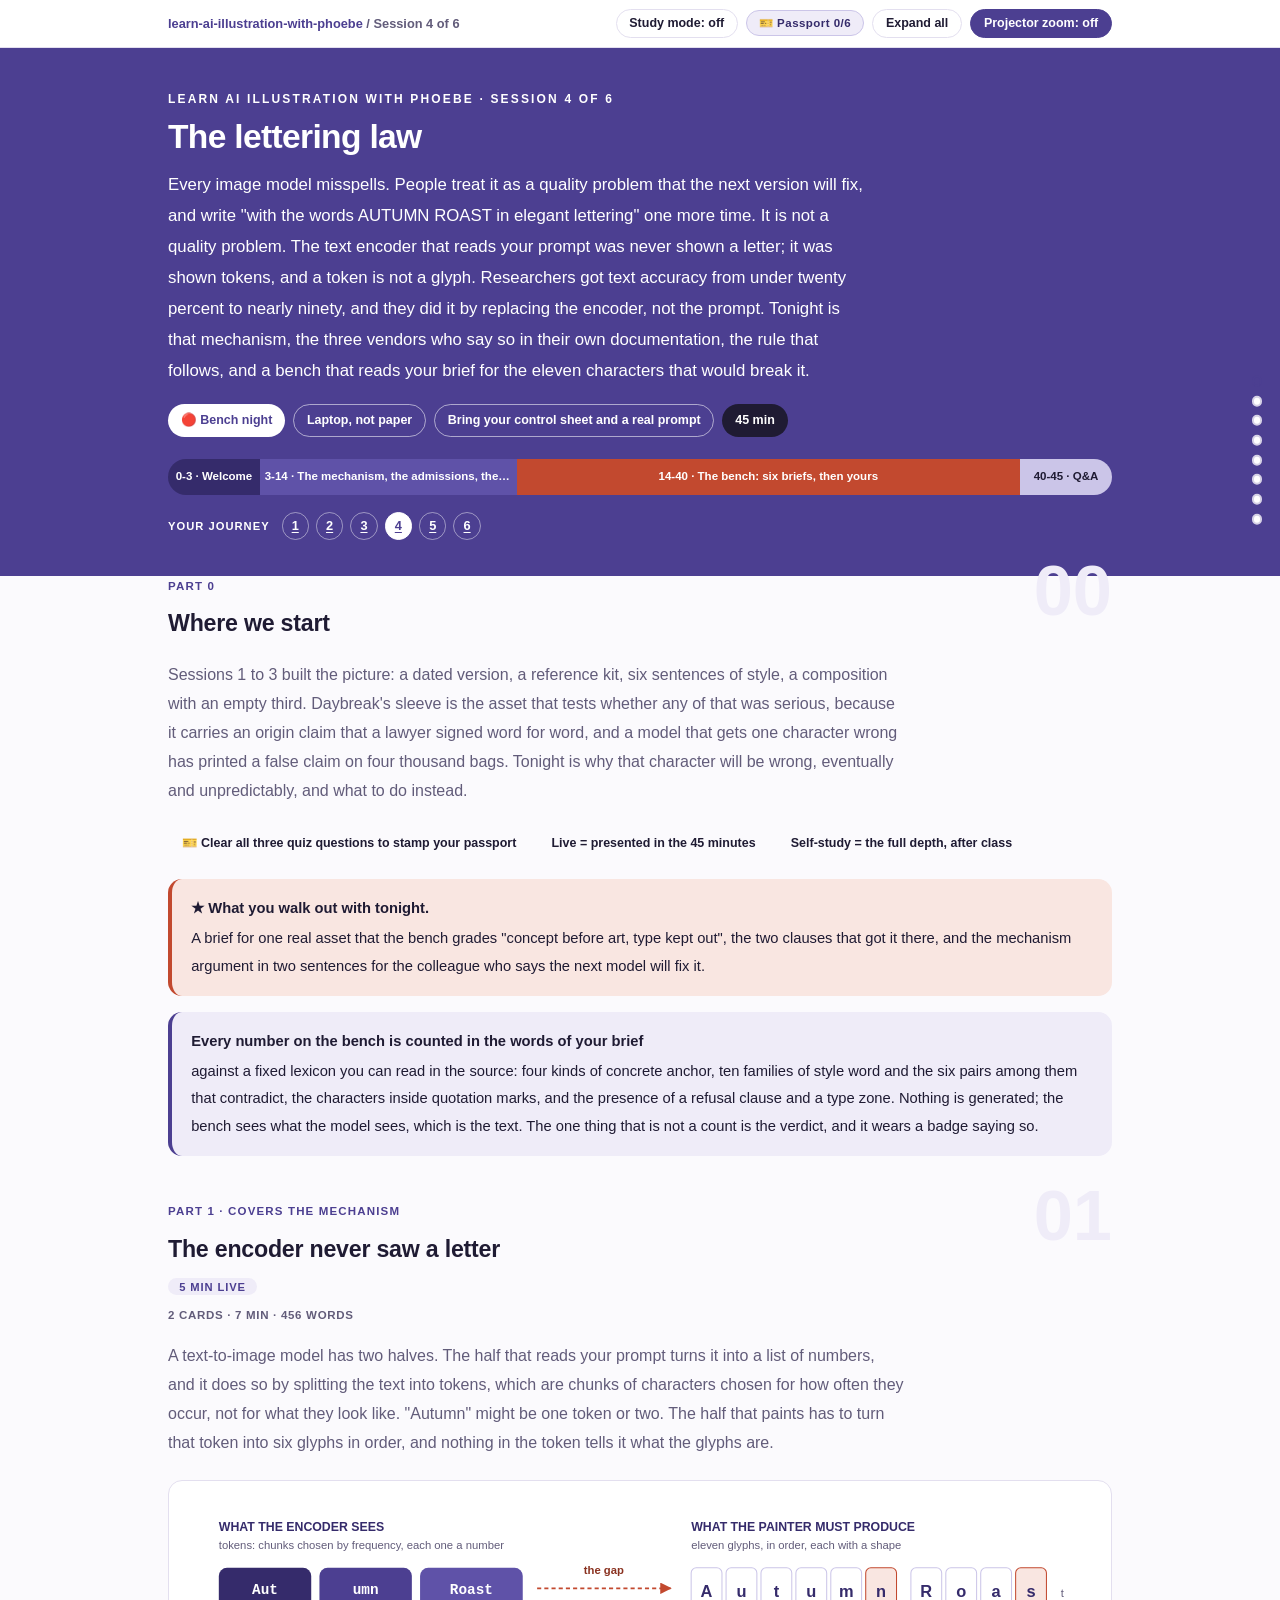
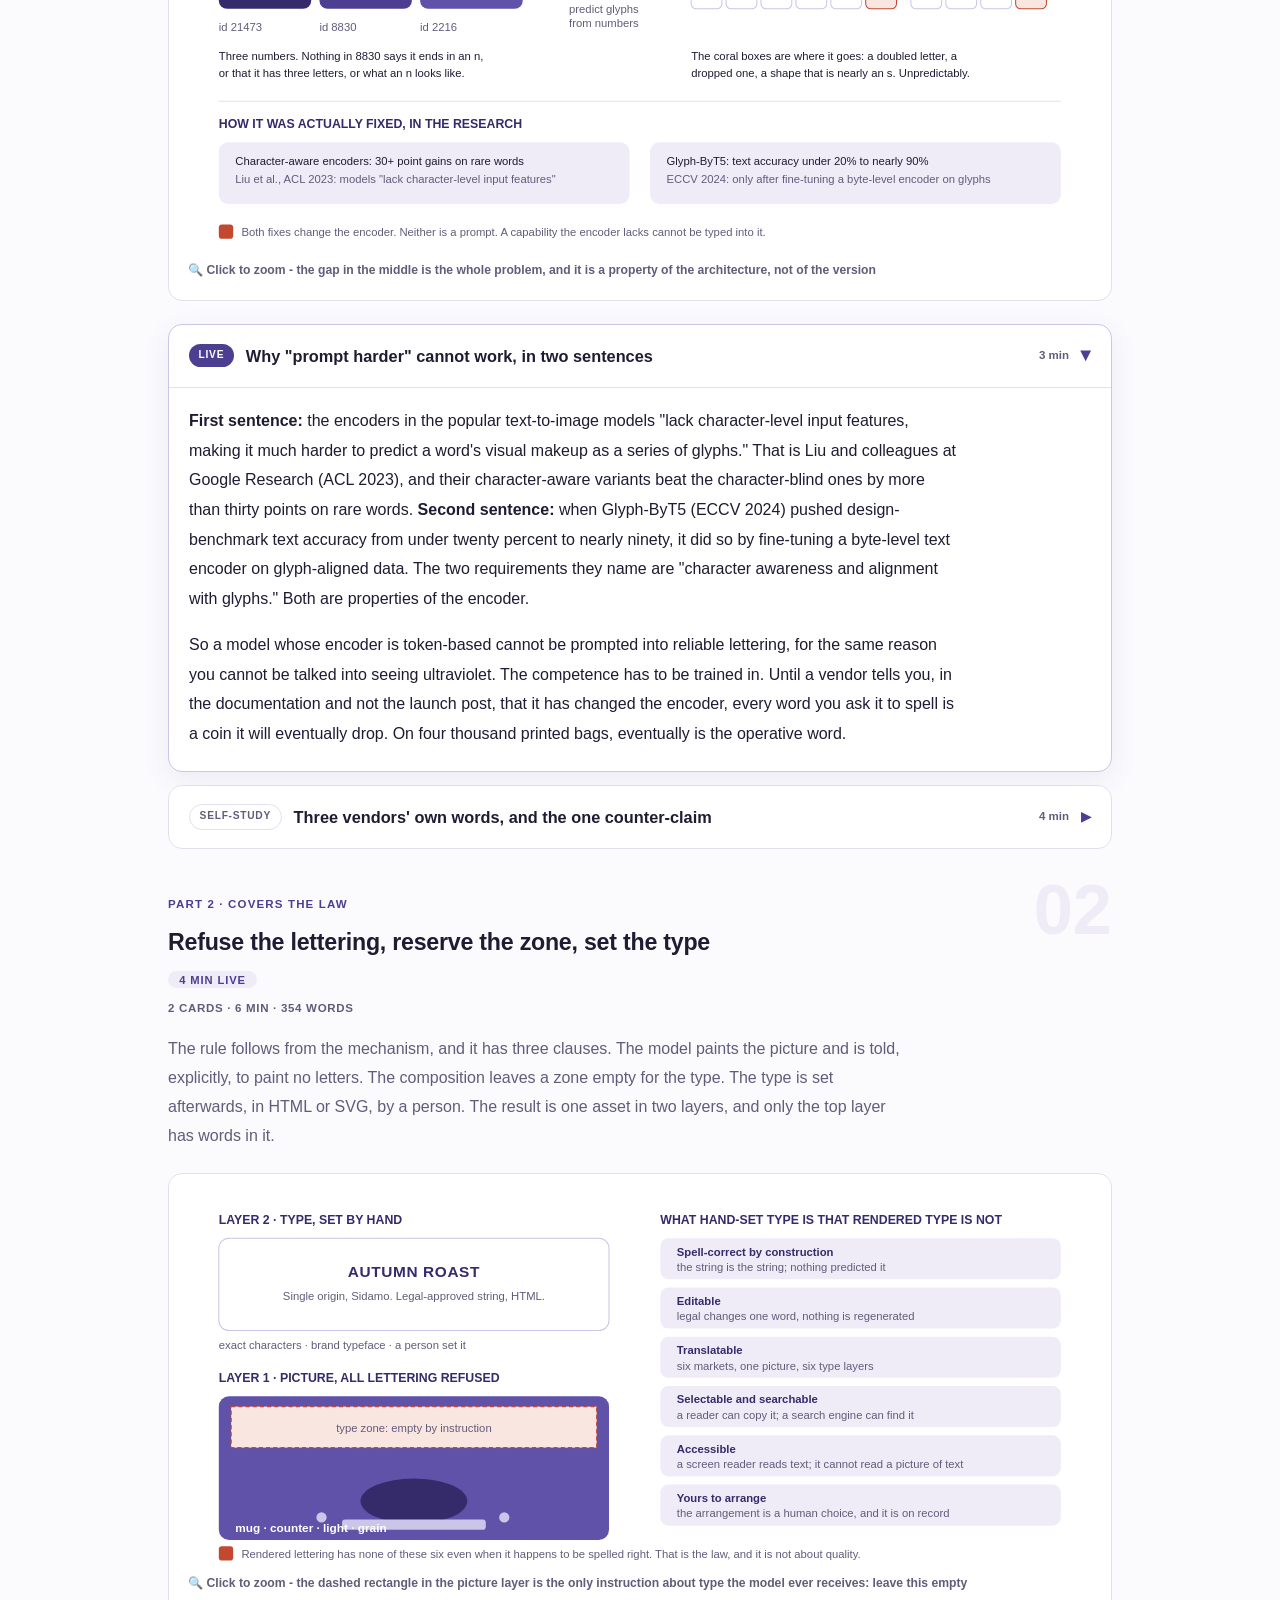
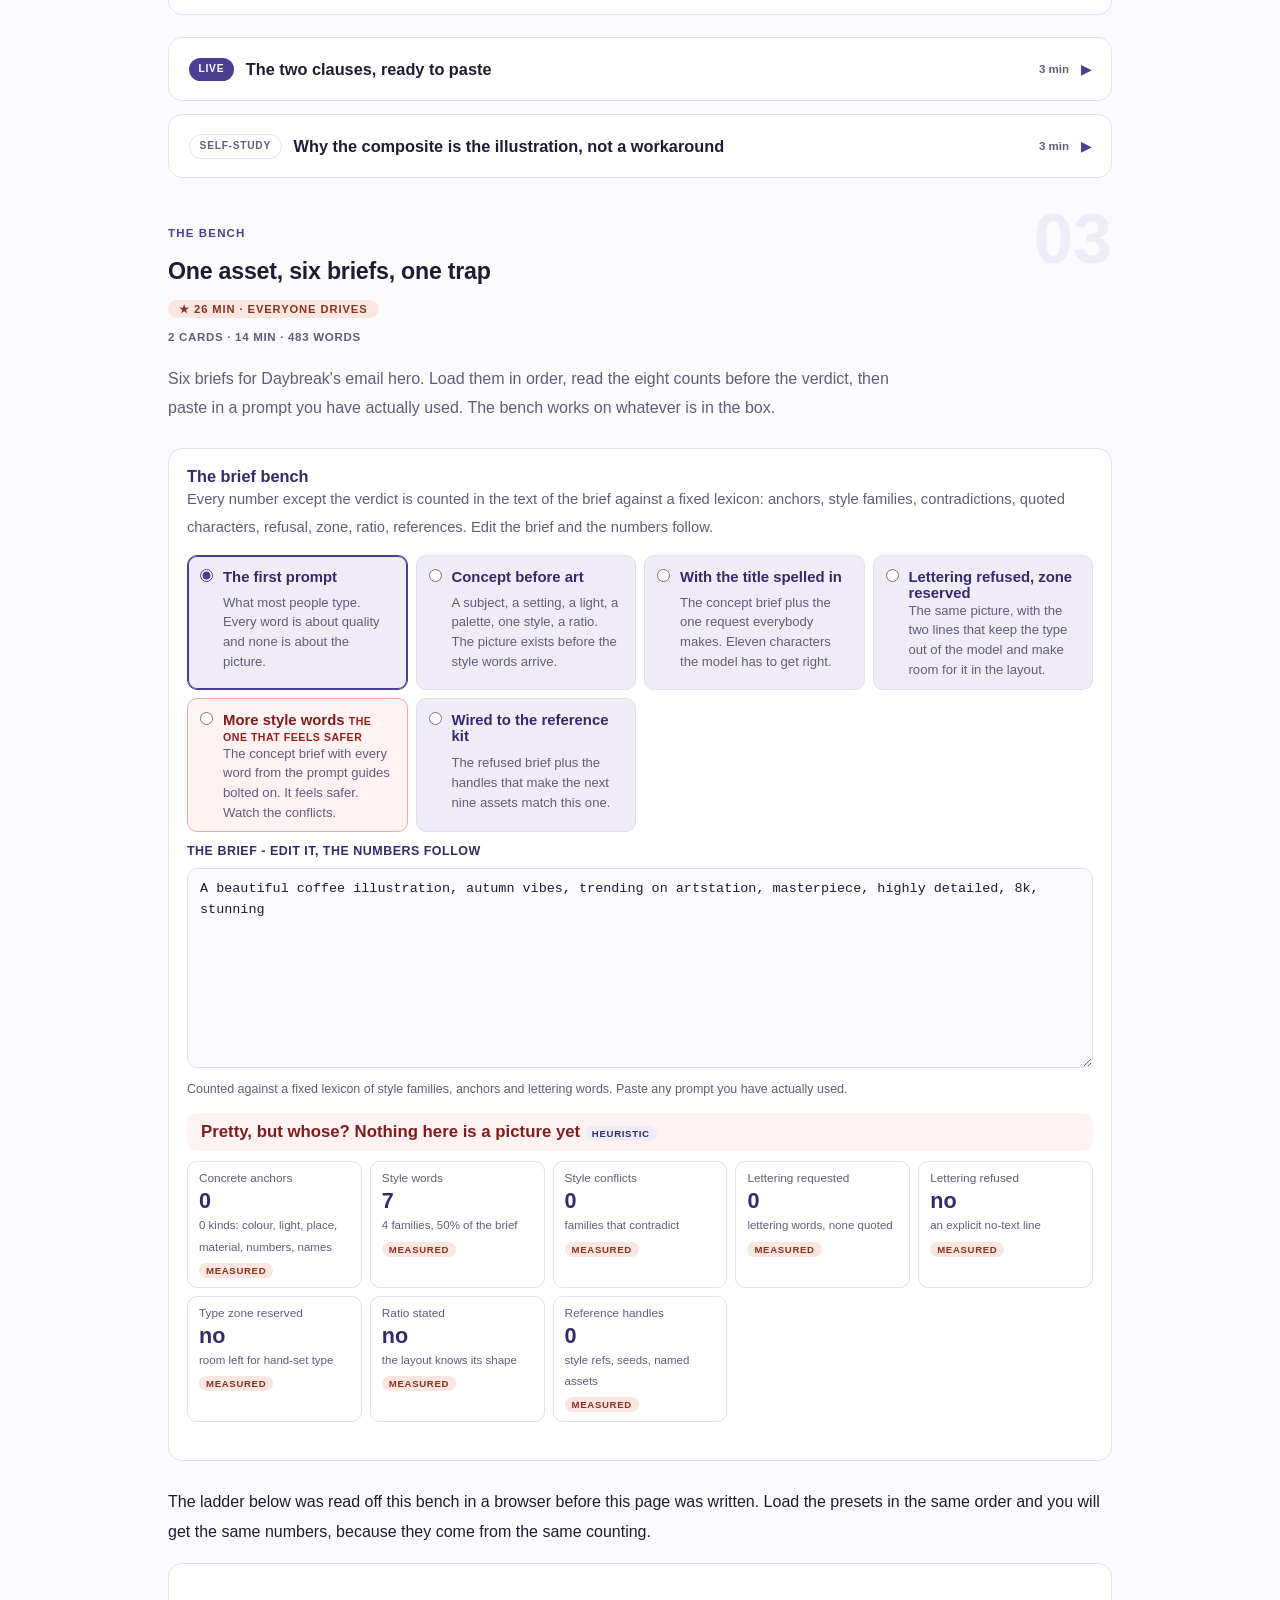
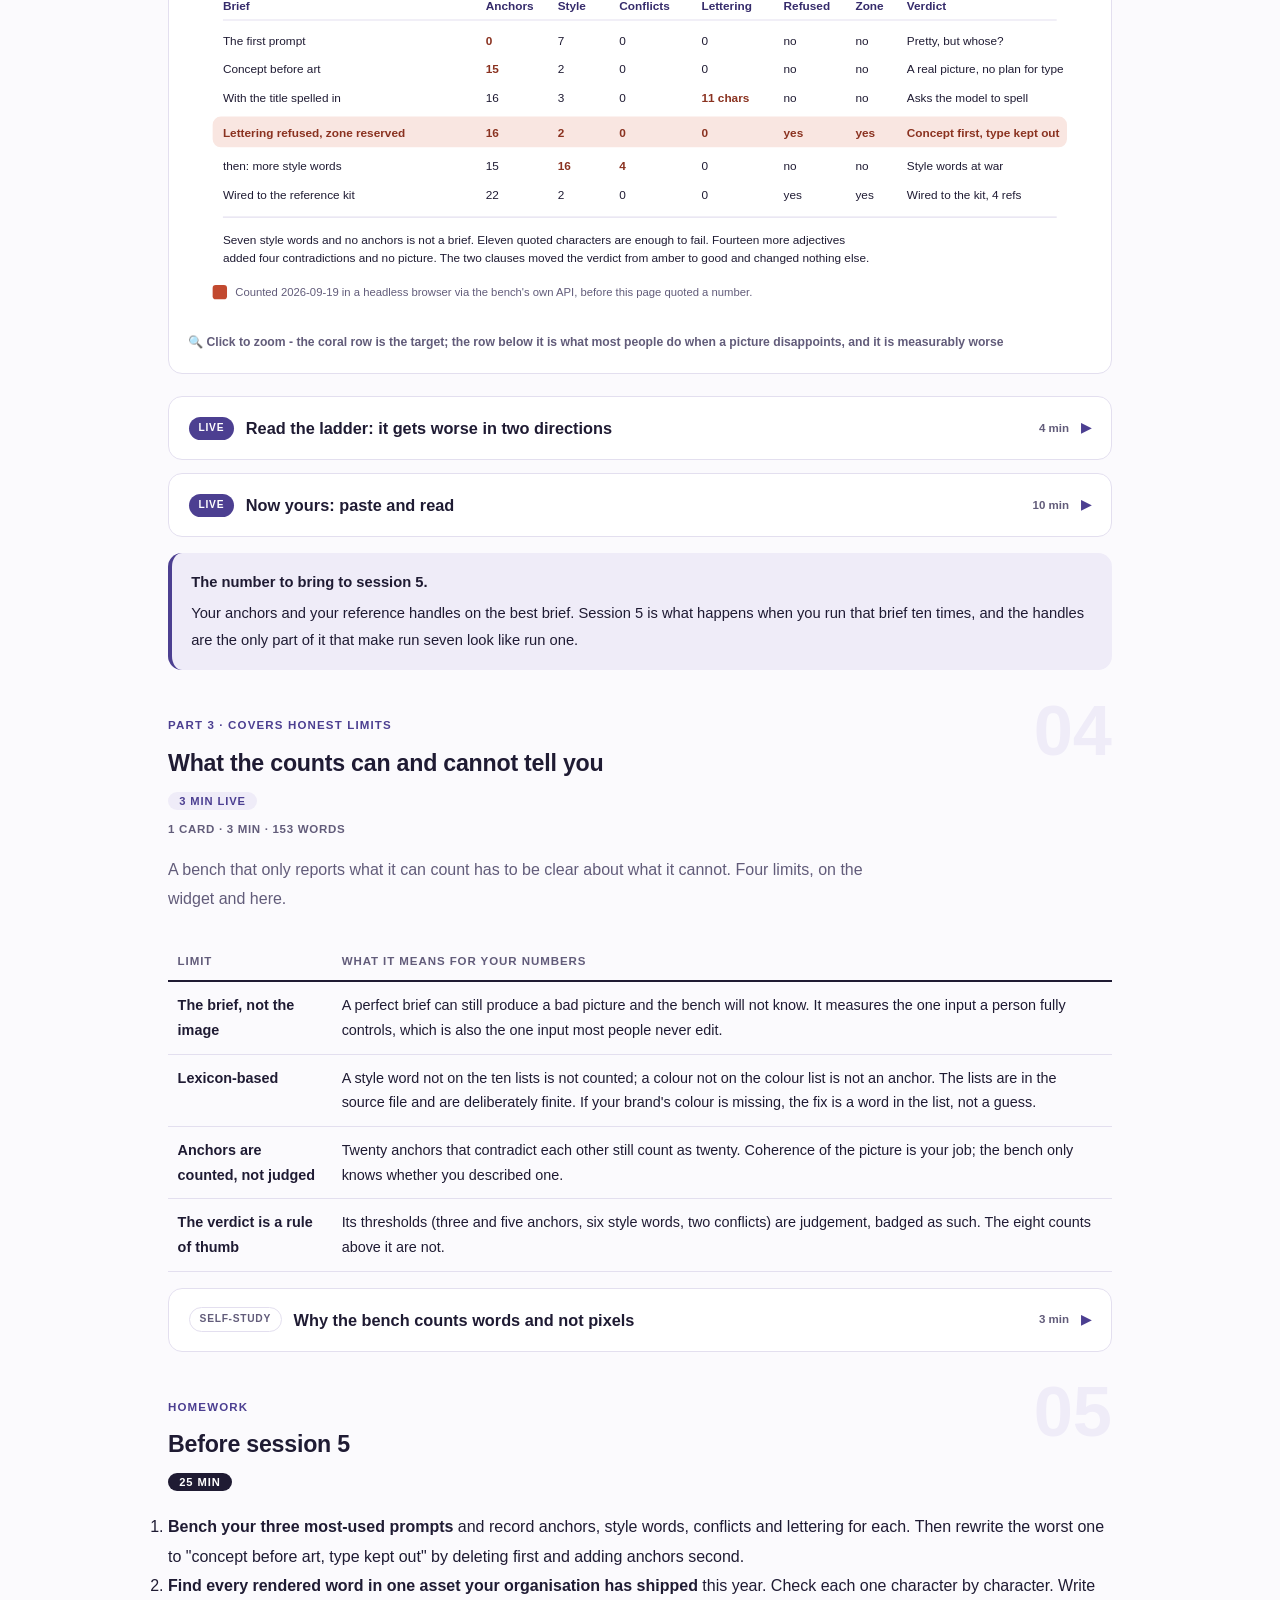
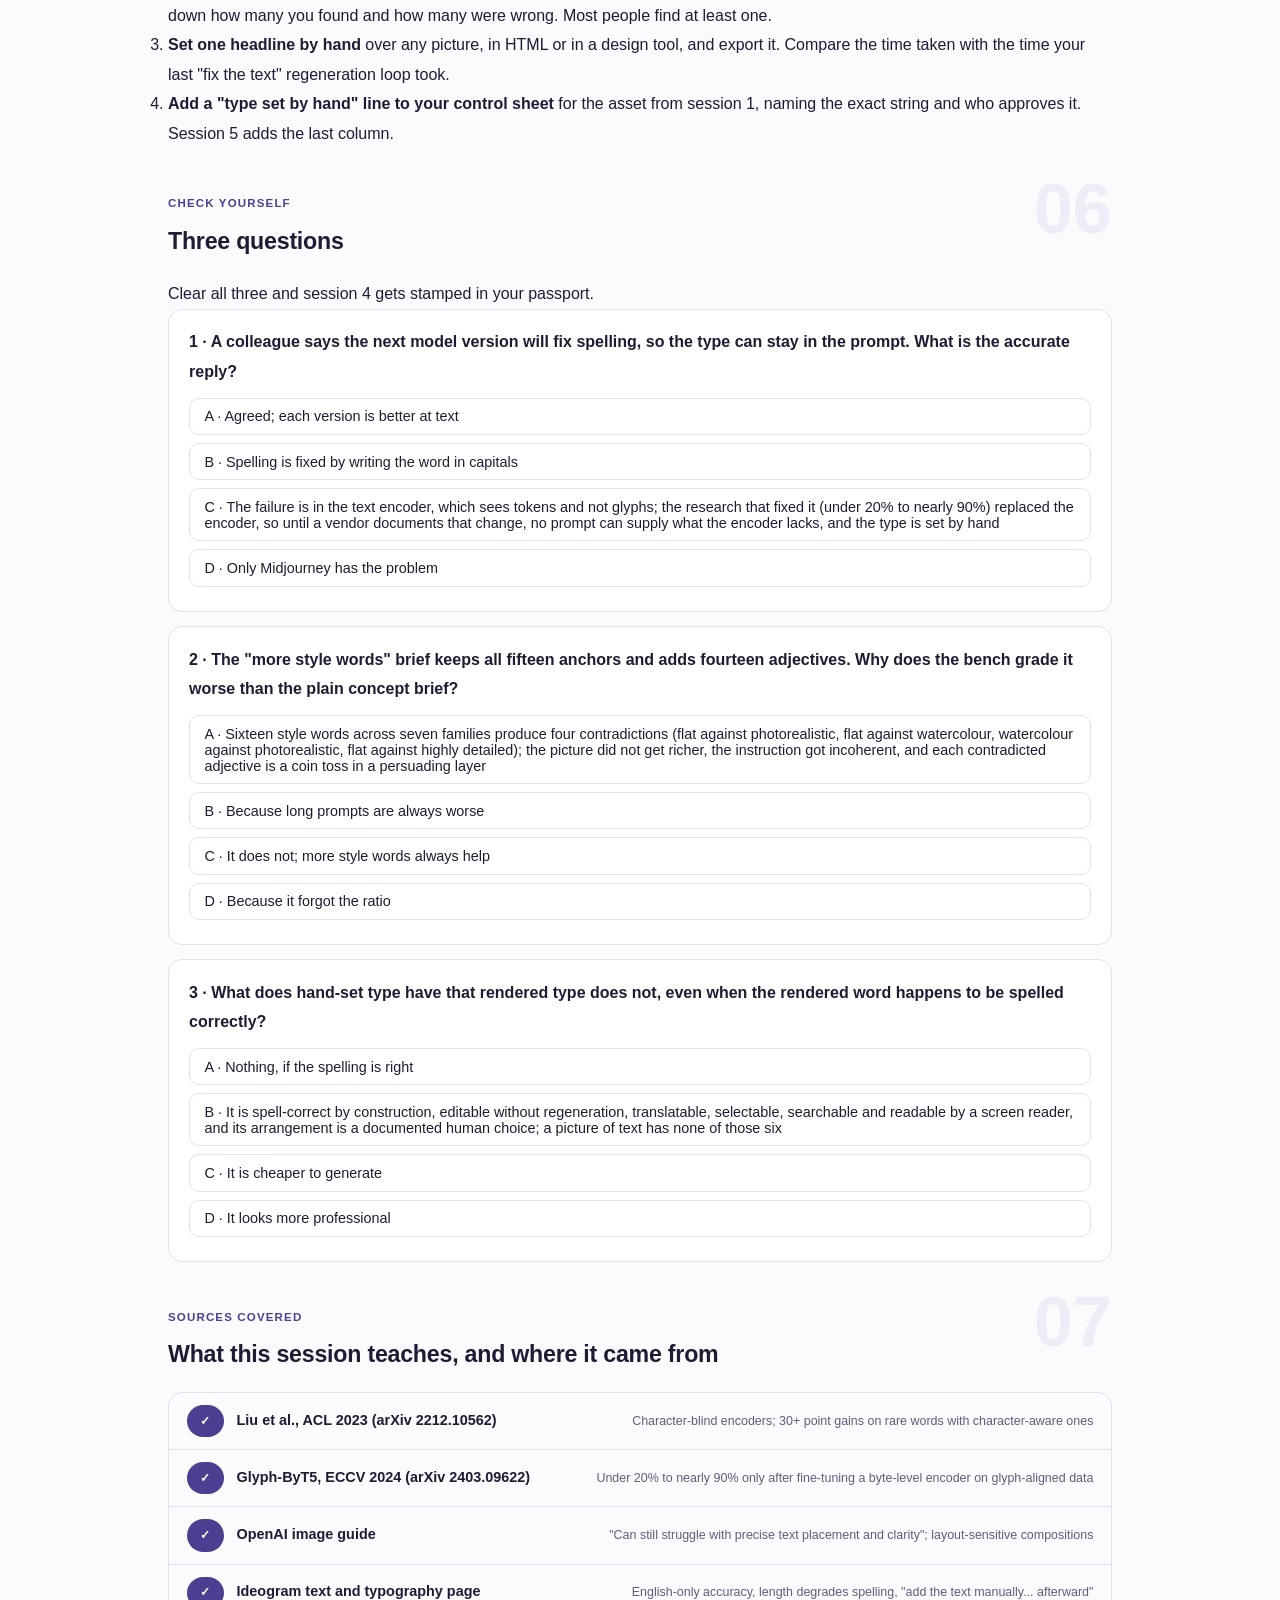
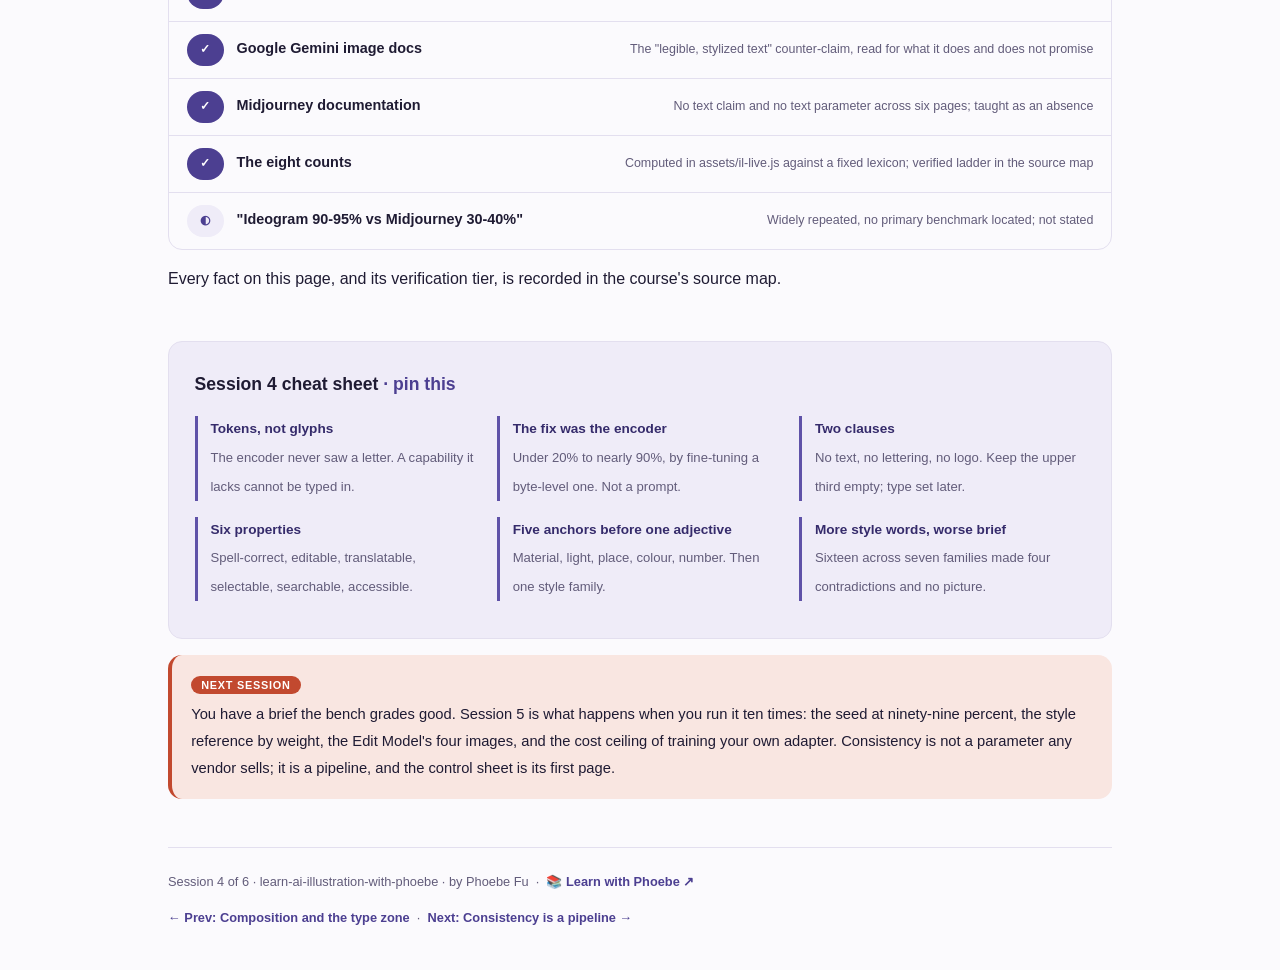
<file: courses/04-the-lettering-law.html>
<!DOCTYPE html>
<html lang="en">
<head>
<meta charset="UTF-8">
<meta name="viewport" content="width=device-width, initial-scale=1.0">
<!-- social:start -->
<meta name="description" content="Session 4 of 6. Why image models cannot spell, on mechanism: the text encoder never sees letters. Three vendors admit it in their own docs. So every character of type is set by hand, and a bench reads your brief for the eleven characters that would break it.">
<meta property="og:type" content="article">
<meta property="og:site_name" content="Learn with Phoebe">
<meta property="og:title" content="The lettering law - learn AI illustration with phoebe">
<meta property="og:description" content="Session 4 of 6. Text accuracy went from under 20% to nearly 90% only when researchers replaced the encoder. That is not a prompt problem. Refuse the lettering, reserve the zone, set the type.">
<meta property="og:url" content="https://phoebefu6.github.io/learn-ai-illustration-with-phoebe/courses/04-the-lettering-law.html">
<meta property="og:image" content="https://phoebefu6.github.io/learn-ai-illustration-with-phoebe/assets/og-cover.png">
<meta property="og:image:width" content="1200">
<meta property="og:image:height" content="630">
<meta name="twitter:card" content="summary_large_image">
<meta name="twitter:title" content="The lettering law - learn AI illustration with phoebe">
<meta name="twitter:description" content="Session 4 of 6. Why models cannot spell, on mechanism; the brief bench and the style-words trap.">
<meta name="twitter:image" content="https://phoebefu6.github.io/learn-ai-illustration-with-phoebe/assets/og-cover.png">
<!-- social:end -->
<title>Session 4 · The lettering law - learn AI illustration with phoebe</title>
<link rel="stylesheet" href="../assets/style.css?v=22">
</head>
<body>

<div class="toolbar">
  <div class="wrap">
    <span class="crumb"><a href="../index.html">learn-ai-illustration-with-phoebe</a> / Session 4 of 6</span>
    <button class="btn" id="toggle-all" type="button">Expand all</button>
    <button class="btn primary" id="zoom-toggle" type="button">Projector zoom: off</button>
  </div>
</div>

<header class="masthead">
  <div class="wrap">
    <div class="eyebrow">Learn AI Illustration with Phoebe · Session 4 of 6</div>
    <h1>The lettering <span class="accent">law</span></h1>
    <p class="sub">Every image model misspells. People treat it as a quality problem that the next version will fix, and write "with the words AUTUMN ROAST in elegant lettering" one more time. It is not a quality problem. The text encoder that reads your prompt was never shown a letter; it was shown tokens, and a token is not a glyph. Researchers got text accuracy from under twenty percent to nearly ninety, and they did it by replacing the encoder, not the prompt. Tonight is that mechanism, the three vendors who say so in their own documentation, the rule that follows, and a bench that reads your brief for the eleven characters that would break it.</p>
    <div class="chip-row">
      <span class="chip level">🔴 Bench night</span>
      <span class="chip audience">Laptop, not paper</span>
      <span class="chip audience">Bring your control sheet and a real prompt</span>
      <span class="chip time">45 min</span>
    </div>
    <div class="agenda">
      <span class="a1" style="flex:1">0-3 · Welcome</span>
      <span class="a2" style="flex:3">3-14 · The mechanism, the admissions, the law</span>
      <span class="a3" style="flex:6">14-40 · The bench: six briefs, then yours</span>
      <span class="a4" style="flex:1">40-45 · Q&amp;A</span>
    </div>
  </div>
</header>

<main class="wrap">

  <section class="section" id="intro">
    <div class="section-kicker">
      <span class="klabel">Part 0</span>
      <h2>Where we start</h2>
    </div>
    <p class="lede">Sessions 1 to 3 built the picture: a dated version, a reference kit, six sentences of style, a composition with an empty third. Daybreak's sleeve is the asset that tests whether any of that was serious, because it carries an origin claim that a lawyer signed word for word, and a model that gets one character wrong has printed a false claim on four thousand bags. Tonight is why that character will be wrong, eventually and unpredictably, and what to do instead.</p>

    <div class="legend">
      <span class="pill">🎫 Clear all three quiz questions to stamp your passport</span>
      <span class="pill">Live = presented in the 45 minutes</span>
      <span class="pill">Self-study = the full depth, after class</span>
    </div>

    <div class="callout win">
      <p><strong>★ What you walk out with tonight.</strong> A brief for one real asset that the bench grades "concept before art, type kept out", the two clauses that got it there, and the mechanism argument in two sentences for the colleague who says the next model will fix it.</p>
    </div>

    <div class="callout tip">
      <p><strong>Every number on the bench is counted in the words of your brief</strong> against a fixed lexicon you can read in the source: four kinds of concrete anchor, ten families of style word and the six pairs among them that contradict, the characters inside quotation marks, and the presence of a refusal clause and a type zone. Nothing is generated; the bench sees what the model sees, which is the text. The one thing that is not a count is the verdict, and it wears a badge saying so.</p>
    </div>
  </section>

  <section class="section" id="part-1">
    <div class="section-kicker">
      <span class="klabel">Part 1 · covers the mechanism</span>
      <h2>The encoder never saw a letter</h2>
      <span class="tag concept">5 min live</span>
    </div>
    <p class="lede">A text-to-image model has two halves. The half that reads your prompt turns it into a list of numbers, and it does so by splitting the text into tokens, which are chunks of characters chosen for how often they occur, not for what they look like. "Autumn" might be one token or two. The half that paints has to turn that token into six glyphs in order, and nothing in the token tells it what the glyphs are.</p>

    <figure class="zoomable">
      <svg viewBox="0 0 880 340" xmlns="http://www.w3.org/2000/svg" role="img" aria-label="The word Autumn Roast shown on the left as three token chunks the encoder sees, and on the right as eleven separate glyph boxes the painter must produce in order, with the gap between them labelled as the place spelling fails">
        <style>
          .i4aH { font: 800 12px Inter, sans-serif; fill: #352B6B; }
          .i4aT { font: 800 14px ui-monospace, Menlo, monospace; fill: #FFFFFF; }
          .i4aG { font: 800 16px Inter, sans-serif; fill: #352B6B; }
          .i4aB { font: 400 11px Inter, sans-serif; fill: #1F1B33; }
          .i4aN { font: 400 11px Inter, sans-serif; fill: #625C7A; }
          .i4aS { font: 700 11px Inter, sans-serif; fill: #8A3220; }
          .i4aE { fill: none; stroke: #C2492F; stroke-width: 1.6; stroke-dasharray: 4 3; }
        </style>
        <defs>
          <marker id="i4a-arr" viewBox="0 0 10 10" refX="9" refY="5" markerWidth="7" markerHeight="7" orient="auto-start-reverse">
            <path d="M0 0 L10 5 L0 10 z" fill="#C2492F"/>
          </marker>
        </defs>

        <text class="i4aH" x="30" y="30">WHAT THE ENCODER SEES</text>
        <text class="i4aN" x="30" y="48">tokens: chunks chosen by frequency, each one a number</text>
        <rect x="30" y="66" width="90" height="40" rx="8" fill="#352B6B"/>
        <text class="i4aT" x="75" y="92" text-anchor="middle">Aut</text>
        <rect x="128" y="66" width="90" height="40" rx="8" fill="#4C3F91"/>
        <text class="i4aT" x="173" y="92" text-anchor="middle">umn</text>
        <rect x="226" y="66" width="100" height="40" rx="8" fill="#5F52A8"/>
        <text class="i4aT" x="276" y="92" text-anchor="middle">Roast</text>
        <text class="i4aN" x="30" y="128">id 21473</text>
        <text class="i4aN" x="128" y="128">id 8830</text>
        <text class="i4aN" x="226" y="128">id 2216</text>
        <text class="i4aB" x="30" y="156">Three numbers. Nothing in 8830 says it ends in an n,</text>
        <text class="i4aB" x="30" y="172">or that it has three letters, or what an n looks like.</text>

        <path class="i4aE" d="M340 86 L470 86" marker-end="url(#i4a-arr)"/>
        <text class="i4aS" x="405" y="72" text-anchor="middle">the gap</text>
        <text class="i4aN" x="405" y="110" text-anchor="middle">predict glyphs</text>
        <text class="i4aN" x="405" y="124" text-anchor="middle">from numbers</text>

        <text class="i4aH" x="490" y="30">WHAT THE PAINTER MUST PRODUCE</text>
        <text class="i4aN" x="490" y="48">eleven glyphs, in order, each with a shape</text>
        <rect x="490" y="66" width="30" height="40" rx="5" fill="#FFFFFF" stroke="#CBC5E8"/><text class="i4aG" x="505" y="94" text-anchor="middle">A</text>
        <rect x="524" y="66" width="30" height="40" rx="5" fill="#FFFFFF" stroke="#CBC5E8"/><text class="i4aG" x="539" y="94" text-anchor="middle">u</text>
        <rect x="558" y="66" width="30" height="40" rx="5" fill="#FFFFFF" stroke="#CBC5E8"/><text class="i4aG" x="573" y="94" text-anchor="middle">t</text>
        <rect x="592" y="66" width="30" height="40" rx="5" fill="#FFFFFF" stroke="#CBC5E8"/><text class="i4aG" x="607" y="94" text-anchor="middle">u</text>
        <rect x="626" y="66" width="30" height="40" rx="5" fill="#FFFFFF" stroke="#CBC5E8"/><text class="i4aG" x="641" y="94" text-anchor="middle">m</text>
        <rect x="660" y="66" width="30" height="40" rx="5" fill="#F9E6E1" stroke="#C2492F"/><text class="i4aG" x="675" y="94" text-anchor="middle">n</text>
        <rect x="704" y="66" width="30" height="40" rx="5" fill="#FFFFFF" stroke="#CBC5E8"/><text class="i4aG" x="719" y="94" text-anchor="middle">R</text>
        <rect x="738" y="66" width="30" height="40" rx="5" fill="#FFFFFF" stroke="#CBC5E8"/><text class="i4aG" x="753" y="94" text-anchor="middle">o</text>
        <rect x="772" y="66" width="30" height="40" rx="5" fill="#FFFFFF" stroke="#CBC5E8"/><text class="i4aG" x="787" y="94" text-anchor="middle">a</text>
        <rect x="806" y="66" width="30" height="40" rx="5" fill="#F9E6E1" stroke="#C2492F"/><text class="i4aG" x="821" y="94" text-anchor="middle">s</text>
        <text class="i4aN" x="850" y="94">t</text>
        <text class="i4aB" x="490" y="156">The coral boxes are where it goes: a doubled letter, a</text>
        <text class="i4aB" x="490" y="172">dropped one, a shape that is nearly an s. Unpredictably.</text>

        <line x1="30" y1="196" x2="850" y2="196" stroke="#E3DFEF"/>
        <text class="i4aH" x="30" y="222">HOW IT WAS ACTUALLY FIXED, IN THE RESEARCH</text>
        <rect x="30" y="236" width="400" height="60" rx="9" fill="#EFECF8"/>
        <text class="i4aB" x="46" y="258">Character-aware encoders: 30+ point gains on rare words</text>
        <text class="i4aN" x="46" y="276">Liu et al., ACL 2023: models "lack character-level input features"</text>
        <rect x="450" y="236" width="400" height="60" rx="9" fill="#EFECF8"/>
        <text class="i4aB" x="466" y="258">Glyph-ByT5: text accuracy under 20% to nearly 90%</text>
        <text class="i4aN" x="466" y="276">ECCV 2024: only after fine-tuning a byte-level encoder on glyphs</text>

        <rect x="30" y="316" width="14" height="14" rx="3" fill="#C2492F"/>
        <text class="i4aN" x="52" y="327">Both fixes change the encoder. Neither is a prompt. A capability the encoder lacks cannot be typed into it.</text>
      </svg>
      <figcaption>🔍 Click to zoom - the gap in the middle is the whole problem, and it is a property of the architecture, not of the version</figcaption>
    </figure>

    <details class="card" open>
      <summary><span class="mode live">Live</span>Why "prompt harder" cannot work, in two sentences<span class="mini">3 min</span><span class="caret">▶</span></summary>
      <div class="body">
        <p><strong>First sentence:</strong> the encoders in the popular text-to-image models "lack character-level input features, making it much harder to predict a word's visual makeup as a series of glyphs." That is Liu and colleagues at Google Research (ACL 2023), and their character-aware variants beat the character-blind ones by more than thirty points on rare words. <strong>Second sentence:</strong> when Glyph-ByT5 (ECCV 2024) pushed design-benchmark text accuracy from under twenty percent to nearly ninety, it did so by fine-tuning a byte-level text encoder on glyph-aligned data. The two requirements they name are "character awareness and alignment with glyphs." Both are properties of the encoder.</p>
        <p>So a model whose encoder is token-based cannot be prompted into reliable lettering, for the same reason you cannot be talked into seeing ultraviolet. The competence has to be trained in. Until a vendor tells you, in the documentation and not the launch post, that it has changed the encoder, every word you ask it to spell is a coin it will eventually drop. On four thousand printed bags, eventually is the operative word.</p>
      </div>
    </details>

    <details class="card">
      <summary><span class="mode self">Self-study</span>Three vendors' own words, and the one counter-claim<span class="mini">4 min</span><span class="caret">▶</span></summary>
      <div class="body">
        <p>Read on 18 September 2026, from the documentation pages and nowhere else.</p>
        <ul>
          <li><strong>OpenAI</strong>, image generation guide: the model "can still struggle with precise text placement and clarity", and with "placing elements precisely in structured or layout-sensitive compositions." Two admissions in one guide, one about type and one about layout.</li>
          <li><strong>Ideogram</strong>, whose entire pitch is typography, on its text-and-typography page: accuracy is best in English and non-Latin scripts "often produce unpredictable results"; longer text raises "spelling errors, distortions, or incomplete words"; and, decisively: "consider using Ideogram to generate the visual concept and then add the text manually using graphic editing tools afterward." The typography vendor recommends setting the type yourself.</li>
          <li><strong>Midjourney</strong>: the Parameter List, Version, Style Reference, Edit Model, Omni Reference and Terms pages make no claim about rendering type and list no text control. That silence is taught as an absence, not a quote, and it is the most honest position of the three.</li>
          <li><strong>Google</strong> is the counter-claim: the Gemini image docs promise "legible, stylized text for infographics, menus, diagrams, and marketing assets." Read it carefully. Legible is not spell-correct, it is not your brand's typeface, it is not an exact string, and it is not editable afterwards. If the claim is true it moves the failure rate; it does not move the six properties in Part 2.</li>
        </ul>
        <div class="callout example">
          <span class="ex-pill">Real world</span>
          <p>Daybreak's spring sleeve went to a printer with "SINGLE ORGIN" on it. It had passed three people, because a rendered word at 11 point on a proof looks like a word. The reprint cost more than the design. The origin claim is the one string on the bag that a lawyer signed, and the model had changed it by one letter.</p>
        </div>
      </div>
    </details>
  </section>

  <section class="section" id="part-2">
    <div class="section-kicker">
      <span class="klabel">Part 2 · covers the law</span>
      <h2>Refuse the lettering, reserve the zone, set the type</h2>
      <span class="tag concept">4 min live</span>
    </div>
    <p class="lede">The rule follows from the mechanism, and it has three clauses. The model paints the picture and is told, explicitly, to paint no letters. The composition leaves a zone empty for the type. The type is set afterwards, in HTML or SVG, by a person. The result is one asset in two layers, and only the top layer has words in it.</p>

    <figure class="zoomable">
      <svg viewBox="0 0 880 360" xmlns="http://www.w3.org/2000/svg" role="img" aria-label="An asset shown as two stacked layers: a raster picture layer with no text and an empty upper third, and a type layer above it carrying the headline, with six properties of hand-set type listed beside the stack">
        <style>
          .i4bH { font: 800 12px Inter, sans-serif; fill: #352B6B; }
          .i4bT { font: 800 11.5px Inter, sans-serif; fill: #FFFFFF; }
          .i4bB { font: 400 11px Inter, sans-serif; fill: #1F1B33; }
          .i4bN { font: 400 11px Inter, sans-serif; fill: #625C7A; }
          .i4bK { font: 700 11px Inter, sans-serif; fill: #352B6B; }
          .i4bZ { fill: #F9E6E1; stroke: #C2492F; stroke-width: 1.2; stroke-dasharray: 4 3; }
          .i4bY { font: 800 15px Inter, sans-serif; fill: #352B6B; letter-spacing: .04em; }
        </style>

        <text class="i4bH" x="30" y="30">LAYER 2 · TYPE, SET BY HAND</text>
        <rect x="30" y="44" width="380" height="90" rx="10" fill="#FFFFFF" stroke="#CBC5E8"/>
        <text class="i4bY" x="220" y="82" text-anchor="middle">AUTUMN ROAST</text>
        <text class="i4bN" x="220" y="104" text-anchor="middle">Single origin, Sidamo. Legal-approved string, HTML.</text>
        <text class="i4bN" x="30" y="152">exact characters · brand typeface · a person set it</text>

        <text class="i4bH" x="30" y="184">LAYER 1 · PICTURE, ALL LETTERING REFUSED</text>
        <rect x="30" y="198" width="380" height="140" rx="10" fill="#5F52A8"/>
        <rect class="i4bZ" x="42" y="208" width="356" height="40"/>
        <text class="i4bN" x="220" y="233" text-anchor="middle" fill="#8A3220">type zone: empty by instruction</text>
        <ellipse cx="220" cy="300" rx="52" ry="22" fill="#352B6B"/>
        <rect x="150" y="318" width="140" height="10" rx="3" fill="#CBC5E8"/>
        <circle cx="130" cy="316" r="5" fill="#CBC5E8"/>
        <circle cx="308" cy="316" r="5" fill="#CBC5E8"/>
        <text class="i4bT" x="46" y="330">mug · counter · light · grain</text>

        <text class="i4bH" x="460" y="30">WHAT HAND-SET TYPE IS THAT RENDERED TYPE IS NOT</text>
        <rect x="460" y="44" width="390" height="40" rx="8" fill="#EFECF8"/>
        <text class="i4bK" x="476" y="61">Spell-correct by construction</text>
        <text class="i4bN" x="476" y="76">the string is the string; nothing predicted it</text>
        <rect x="460" y="92" width="390" height="40" rx="8" fill="#EFECF8"/>
        <text class="i4bK" x="476" y="109">Editable</text>
        <text class="i4bN" x="476" y="124">legal changes one word, nothing is regenerated</text>
        <rect x="460" y="140" width="390" height="40" rx="8" fill="#EFECF8"/>
        <text class="i4bK" x="476" y="157">Translatable</text>
        <text class="i4bN" x="476" y="172">six markets, one picture, six type layers</text>
        <rect x="460" y="188" width="390" height="40" rx="8" fill="#EFECF8"/>
        <text class="i4bK" x="476" y="205">Selectable and searchable</text>
        <text class="i4bN" x="476" y="220">a reader can copy it; a search engine can find it</text>
        <rect x="460" y="236" width="390" height="40" rx="8" fill="#EFECF8"/>
        <text class="i4bK" x="476" y="253">Accessible</text>
        <text class="i4bN" x="476" y="268">a screen reader reads text; it cannot read a picture of text</text>
        <rect x="460" y="284" width="390" height="40" rx="8" fill="#EFECF8"/>
        <text class="i4bK" x="476" y="301">Yours to arrange</text>
        <text class="i4bN" x="476" y="316">the arrangement is a human choice, and it is on record</text>

        <rect x="30" y="344" width="14" height="14" rx="3" fill="#C2492F"/>
        <text class="i4bN" x="52" y="355">Rendered lettering has none of these six even when it happens to be spelled right. That is the law, and it is not about quality.</text>
      </svg>
      <figcaption>🔍 Click to zoom - the dashed rectangle in the picture layer is the only instruction about type the model ever receives: leave this empty</figcaption>
    </figure>

    <details class="card">
      <summary><span class="mode live">Live</span>The two clauses, ready to paste<span class="mini">3 min</span><span class="caret">▶</span></summary>
      <div class="body">
        <p>Two sentences at the end of every brief, before the ratio. They are the difference between the fourth and fifth rungs on the bench below.</p>
        <div class="prompt-box good">
          <span class="label">Refusal and zone</span>
          <pre>No text, no lettering, no logo anywhere in the image.
Keep the upper third as quiet negative space; the headline is set later in HTML.</pre>
        </div>
        <p>The first clause is a negative constraint, and negative constraints persuade rather than bind, so it will occasionally be ignored; when it is, the asset is rejected on sight and regenerated, which costs a minute. The second clause is a composition instruction, which the reference kit from session 2 can reinforce with a composition reference that has an empty third. Together they mean the model is never asked to spell, so it never spells wrong, and the only spelling on the asset is the string a person typed.</p>
        <div class="prompt-box bad">
          <span class="label">The request that fails eventually</span>
          <pre>... with the title "Autumn Roast" in elegant lettering across the top.</pre>
        </div>
        <p>Eleven characters, and the bench grades the whole brief red for them. Not because the picture would be worse, but because the encoder cannot be trusted with them and the fix does not live in the prompt.</p>
      </div>
    </details>

    <details class="card">
      <summary><span class="mode self">Self-study</span>Why the composite is the illustration, not a workaround<span class="mini">3 min</span><span class="caret">▶</span></summary>
      <div class="body">
        <p>Two-layer assets are how print and web illustration have always worked. A magazine cover is a photograph and a type layer. A poster is an image and a typeset headline. Nobody asks the photographer to also paint the masthead. The model is the photographer here, and asking it to letter is asking the wrong craftsperson. The composite is not a patch for a weak model; it is the ordinary structure of a finished piece, and it is the structure that keeps every downstream job (translation, legal edits, accessibility, search) possible.</p>
        <p>There is a second reason, which session 5 carries in one card: a picture where a person chose the composition, refused the lettering, set the type and arranged the layers is a picture with a documented human contribution in it. A picture that is one prompt and one PNG is not. The two-layer asset is the version that can be shown to have been made by someone.</p>
      </div>
    </details>
  </section>

  <section class="section" id="demo-1">
    <div class="section-kicker">
      <span class="klabel">The bench</span>
      <h2>One asset, six briefs, one trap</h2>
      <span class="tag demo">★ 26 min · everyone drives</span>
    </div>
    <p class="lede">Six briefs for Daybreak's email hero. Load them in order, read the eight counts before the verdict, then paste in a prompt you have actually used. The bench works on whatever is in the box.</p>

    <div class="mb-wrap">
      <h4>The brief bench</h4>
      <p class="mb-intro">Every number except the verdict is counted in the text of the brief against a fixed lexicon: anchors, style families, contradictions, quoted characters, refusal, zone, ratio, references. Edit the brief and the numbers follow.</p>
      <div id="brief-bench"></div>
    </div>

    <p>The ladder below was read off this bench in a browser before this page was written. Load the presets in the same order and you will get the same numbers, because they come from the same counting.</p>

    <figure class="zoomable">
      <svg viewBox="0 0 880 330" xmlns="http://www.w3.org/2000/svg" role="img" aria-label="Verified ladder of the six bench presets with anchors, style words, conflicts, lettering characters, refusal, zone and the verdict for each">
        <style>
          .i4cH { font: 800 11.5px Inter, sans-serif; fill: #352B6B; }
          .i4cB { font: 400 11.5px Inter, sans-serif; fill: #1F1B33; }
          .i4cS { font: 800 11.5px Inter, sans-serif; fill: #8A3220; }
          .i4cN { font: 400 11px Inter, sans-serif; fill: #625C7A; }
        </style>
        <text class="i4cH" x="34" y="26">Brief</text>
        <text class="i4cH" x="290" y="26">Anchors</text>
        <text class="i4cH" x="360" y="26">Style</text>
        <text class="i4cH" x="420" y="26">Conflicts</text>
        <text class="i4cH" x="500" y="26">Lettering</text>
        <text class="i4cH" x="580" y="26">Refused</text>
        <text class="i4cH" x="650" y="26">Zone</text>
        <text class="i4cH" x="700" y="26">Verdict</text>
        <line x1="34" y1="36" x2="846" y2="36" stroke="#E3DFEF"/>

        <text class="i4cB" x="34" y="60">The first prompt</text>
        <text class="i4cS" x="290" y="60">0</text>
        <text class="i4cB" x="360" y="60">7</text>
        <text class="i4cB" x="420" y="60">0</text>
        <text class="i4cB" x="500" y="60">0</text>
        <text class="i4cB" x="580" y="60">no</text>
        <text class="i4cB" x="650" y="60">no</text>
        <text class="i4cB" x="700" y="60">Pretty, but whose?</text>

        <text class="i4cB" x="34" y="88">Concept before art</text>
        <text class="i4cS" x="290" y="88">15</text>
        <text class="i4cB" x="360" y="88">2</text>
        <text class="i4cB" x="420" y="88">0</text>
        <text class="i4cB" x="500" y="88">0</text>
        <text class="i4cB" x="580" y="88">no</text>
        <text class="i4cB" x="650" y="88">no</text>
        <text class="i4cB" x="700" y="88">A real picture, no plan for type</text>

        <text class="i4cB" x="34" y="116">With the title spelled in</text>
        <text class="i4cB" x="290" y="116">16</text>
        <text class="i4cB" x="360" y="116">3</text>
        <text class="i4cB" x="420" y="116">0</text>
        <text class="i4cS" x="500" y="116">11 chars</text>
        <text class="i4cB" x="580" y="116">no</text>
        <text class="i4cB" x="650" y="116">no</text>
        <text class="i4cB" x="700" y="116">Asks the model to spell</text>

        <rect x="24" y="130" width="832" height="30" rx="8" fill="#F9E6E1"/>
        <text class="i4cS" x="34" y="150">Lettering refused, zone reserved</text>
        <text class="i4cS" x="290" y="150">16</text>
        <text class="i4cS" x="360" y="150">2</text>
        <text class="i4cS" x="420" y="150">0</text>
        <text class="i4cS" x="500" y="150">0</text>
        <text class="i4cS" x="580" y="150">yes</text>
        <text class="i4cS" x="650" y="150">yes</text>
        <text class="i4cS" x="700" y="150">Concept first, type kept out</text>

        <text class="i4cB" x="34" y="182">then: more style words</text>
        <text class="i4cB" x="290" y="182">15</text>
        <text class="i4cS" x="360" y="182">16</text>
        <text class="i4cS" x="420" y="182">4</text>
        <text class="i4cB" x="500" y="182">0</text>
        <text class="i4cB" x="580" y="182">no</text>
        <text class="i4cB" x="650" y="182">no</text>
        <text class="i4cB" x="700" y="182">Style words at war</text>

        <text class="i4cB" x="34" y="210">Wired to the reference kit</text>
        <text class="i4cB" x="290" y="210">22</text>
        <text class="i4cB" x="360" y="210">2</text>
        <text class="i4cB" x="420" y="210">0</text>
        <text class="i4cB" x="500" y="210">0</text>
        <text class="i4cB" x="580" y="210">yes</text>
        <text class="i4cB" x="650" y="210">yes</text>
        <text class="i4cB" x="700" y="210">Wired to the kit, 4 refs</text>

        <line x1="34" y1="228" x2="846" y2="228" stroke="#E3DFEF"/>
        <text class="i4cB" x="34" y="254">Seven style words and no anchors is not a brief. Eleven quoted characters are enough to fail. Fourteen more adjectives</text>
        <text class="i4cB" x="34" y="272">added four contradictions and no picture. The two clauses moved the verdict from amber to good and changed nothing else.</text>

        <rect x="24" y="294" width="14" height="14" rx="3" fill="#C2492F"/>
        <text class="i4cN" x="46" y="305">Counted 2026-09-19 in a headless browser via the bench's own API, before this page quoted a number.</text>
      </svg>
      <figcaption>🔍 Click to zoom - the coral row is the target; the row below it is what most people do when a picture disappoints, and it is measurably worse</figcaption>
    </figure>

    <details class="card">
      <summary><span class="mode live">Live</span>Read the ladder: it gets worse in two directions<span class="mini">4 min</span><span class="caret">▶</span></summary>
      <div class="body">
        <ul>
          <li><strong>The first prompt: seven style words, zero anchors.</strong> "Beautiful", "trending on artstation", "masterpiece", "highly detailed", "8k", "stunning" and "illustration". Every word is about how good the picture should be and not one names an object, a light or a colour. There is no picture here for a model to make; there is a request to be impressed.</li>
          <li><strong>Concept before art: fifteen anchors, two style words.</strong> A ceramic mug, a worn oak counter, three roasted beans and a green one, morning light from the left, amber and burnt orange and cream, flat vector with paper grain, 3:2. Fifteen things a painter could be wrong about. This is a picture.</li>
          <li><strong>With the title spelled in: one added line, verdict red.</strong> Eleven characters inside quotation marks, and the brief that was a picture is now also a spelling test the encoder will eventually fail.</li>
          <li><strong>Refused and reserved: the two clauses.</strong> Same fifteen anchors, same two style words, plus "no text, no lettering, no logo" and an empty upper third. The verdict goes to good. Nothing about the picture changed; what changed is that the model is never asked to do the one thing it cannot.</li>
          <li><strong>More style words: the trap.</strong> Fourteen adjectives from the prompt guides bolted onto the concept brief. Sixteen style words across seven families, and four of them contradict: flat against photorealistic, flat against watercolour, watercolour against photorealistic, flat against highly detailed. Every anchor is still there. The picture did not get richer. The instruction became incoherent, and an incoherent instruction to a persuading layer is a coin toss per adjective.</li>
          <li><strong>Wired to the kit: four reference handles.</strong> The refused brief plus the style reference set, its weight, a named asset to match, and a recorded seed with its ninety-nine percent written next to it. The verdict adds "wired to the kit". This is the brief that can be run again next month.</li>
        </ul>
      </div>
    </details>

    <details class="card">
      <summary><span class="mode live">Live</span>Now yours: paste and read<span class="mini">10 min</span><span class="caret">▶</span></summary>
      <div class="body">
        <p>Paste a prompt you have actually used. Read the eight counts in order: anchors first, because a brief with fewer than five is not describing a picture yet; then style words and conflicts, because most real prompts have three to eight style words and at least one pair at war; then lettering, because most real prompts ask for some.</p>
        <p>Then fix it in the order the counts suggest. Add anchors until you pass five: a material, a light, a placement, a colour. Cut style words until one family is left. Move every quoted string out of the brief and into a note that says "set in HTML". Add the two clauses. Watch the verdict move, and notice that at no point did you add a quality word.</p>
        <p>If you finish early, take the concept brief and try to break the anchor count without touching the style words: remove "oak", remove "from the left", remove "3:2". The verdict degrades one step at a time, which is what a count is for.</p>
      </div>
    </details>

    <div class="callout tip">
      <p><strong>The number to bring to session 5.</strong> Your anchors and your reference handles on the best brief. Session 5 is what happens when you run that brief ten times, and the handles are the only part of it that make run seven look like run one.</p>
    </div>
  </section>

  <section class="section" id="part-3">
    <div class="section-kicker">
      <span class="klabel">Part 3 · covers honest limits</span>
      <h2>What the counts can and cannot tell you</h2>
      <span class="tag concept">3 min live</span>
    </div>
    <p class="lede">A bench that only reports what it can count has to be clear about what it cannot. Four limits, on the widget and here.</p>

    <table class="clean">
      <tr><th>Limit</th><th>What it means for your numbers</th></tr>
      <tr><td>The brief, not the image</td><td>A perfect brief can still produce a bad picture and the bench will not know. It measures the one input a person fully controls, which is also the one input most people never edit.</td></tr>
      <tr><td>Lexicon-based</td><td>A style word not on the ten lists is not counted; a colour not on the colour list is not an anchor. The lists are in the source file and are deliberately finite. If your brand's colour is missing, the fix is a word in the list, not a guess.</td></tr>
      <tr><td>Anchors are counted, not judged</td><td>Twenty anchors that contradict each other still count as twenty. Coherence of the picture is your job; the bench only knows whether you described one.</td></tr>
      <tr><td>The verdict is a rule of thumb</td><td>Its thresholds (three and five anchors, six style words, two conflicts) are judgement, badged as such. The eight counts above it are not.</td></tr>
    </table>

    <details class="card">
      <summary><span class="mode self">Self-study</span>Why the bench counts words and not pixels<span class="mini">3 min</span><span class="caret">▶</span></summary>
      <div class="body">
        <p>A course that ships no generated image cannot grade one, and would not want to: a picture is judged by a person with the six sentences from session 2 in hand, and a browser scoring aesthetics would be inventing a number. What a browser can do honestly is read the brief the way the encoder reads it, as text, and count the things in it that are known to go wrong. That is a smaller claim and a true one, and it targets the layer where most people spend all their effort and none of their attention.</p>
        <div class="callout example">
          <span class="ex-pill">Real world</span>
          <p>Daybreak's designer pasted her real spring prompt into the bench: 61 words, 3 anchors, 9 style words across five families, two conflicts, and the phrase "with our logo in the corner". Red on two counts. She had regenerated it forty times in April. The fix took four minutes and was made entirely by deleting.</p>
        </div>
      </div>
    </details>
  </section>

  <section class="section" id="exercise">
    <div class="section-kicker">
      <span class="klabel">Homework</span>
      <h2>Before session 5</h2>
      <span class="tag exercise">25 min</span>
    </div>
    <ol>
      <li><strong>Bench your three most-used prompts</strong> and record anchors, style words, conflicts and lettering for each. Then rewrite the worst one to "concept before art, type kept out" by deleting first and adding anchors second.</li>
      <li><strong>Find every rendered word in one asset your organisation has shipped</strong> this year. Check each one character by character. Write down how many you found and how many were wrong. Most people find at least one.</li>
      <li><strong>Set one headline by hand</strong> over any picture, in HTML or in a design tool, and export it. Compare the time taken with the time your last "fix the text" regeneration loop took.</li>
      <li><strong>Add a "type set by hand" line to your control sheet</strong> for the asset from session 1, naming the exact string and who approves it. Session 5 adds the last column.</li>
    </ol>
  </section>

  <section class="section" id="quiz">
    <div class="section-kicker">
      <span class="klabel">Check yourself</span>
      <h2>Three questions</h2>
    </div>
    <p>Clear all three and session 4 gets stamped in your passport.</p>

    <div class="quiz-q" data-answer="2">
      <p class="qtext">1 · A colleague says the next model version will fix spelling, so the type can stay in the prompt. What is the accurate reply?</p>
      <button class="qopt" type="button">A · Agreed; each version is better at text</button>
      <button class="qopt" type="button">B · Spelling is fixed by writing the word in capitals</button>
      <button class="qopt" type="button">C · The failure is in the text encoder, which sees tokens and not glyphs; the research that fixed it (under 20% to nearly 90%) replaced the encoder, so until a vendor documents that change, no prompt can supply what the encoder lacks, and the type is set by hand</button>
      <button class="qopt" type="button">D · Only Midjourney has the problem</button>
      <p class="qwhy">Liu et al. named the cause: models "lack character-level input features". Glyph-ByT5 named the fix: "character awareness and alignment with glyphs", trained into a byte-level encoder. Both are architecture. OpenAI and Ideogram document the limit in their own guides, and Ideogram tells you to add the text afterwards.</p>
    </div>

    <div class="quiz-q" data-answer="0">
      <p class="qtext">2 · The "more style words" brief keeps all fifteen anchors and adds fourteen adjectives. Why does the bench grade it worse than the plain concept brief?</p>
      <button class="qopt" type="button">A · Sixteen style words across seven families produce four contradictions (flat against photorealistic, flat against watercolour, watercolour against photorealistic, flat against highly detailed); the picture did not get richer, the instruction got incoherent, and each contradicted adjective is a coin toss in a persuading layer</button>
      <button class="qopt" type="button">B · Because long prompts are always worse</button>
      <button class="qopt" type="button">C · It does not; more style words always help</button>
      <button class="qopt" type="button">D · Because it forgot the ratio</button>
      <p class="qwhy">The ratio is still there and so are the anchors. What the bench found is the conflicts, and the conflicts are the reason the same prompt gives a flat picture one run and a photograph the next. Fewer style words in one family is a stronger instruction than many in seven.</p>
    </div>

    <div class="quiz-q" data-answer="1">
      <p class="qtext">3 · What does hand-set type have that rendered type does not, even when the rendered word happens to be spelled correctly?</p>
      <button class="qopt" type="button">A · Nothing, if the spelling is right</button>
      <button class="qopt" type="button">B · It is spell-correct by construction, editable without regeneration, translatable, selectable, searchable and readable by a screen reader, and its arrangement is a documented human choice; a picture of text has none of those six</button>
      <button class="qopt" type="button">C · It is cheaper to generate</button>
      <button class="qopt" type="button">D · It looks more professional</button>
      <p class="qwhy">The law is not about quality. A correctly rendered word is still a picture of a word: legal cannot edit it, a translator cannot swap it, a search engine cannot read it, and a screen reader says "image". Six properties, all downstream jobs, all lost the moment the letters are pixels.</p>
    </div>

    <p class="quiz-score"></p>
  </section>

  <section class="section" id="official">
    <div class="section-kicker">
      <span class="klabel">Sources covered</span>
      <h2>What this session teaches, and where it came from</h2>
    </div>
    <div class="covered">
      <div class="covered-row"><span class="status pill solid">✓</span><span class="name">Liu et al., ACL 2023 (arXiv 2212.10562)</span><span class="note">Character-blind encoders; 30+ point gains on rare words with character-aware ones</span></div>
      <div class="covered-row"><span class="status pill solid">✓</span><span class="name">Glyph-ByT5, ECCV 2024 (arXiv 2403.09622)</span><span class="note">Under 20% to nearly 90% only after fine-tuning a byte-level encoder on glyph-aligned data</span></div>
      <div class="covered-row"><span class="status pill solid">✓</span><span class="name">OpenAI image guide</span><span class="note">"Can still struggle with precise text placement and clarity"; layout-sensitive compositions</span></div>
      <div class="covered-row"><span class="status pill solid">✓</span><span class="name">Ideogram text and typography page</span><span class="note">English-only accuracy, length degrades spelling, "add the text manually... afterward"</span></div>
      <div class="covered-row"><span class="status pill solid">✓</span><span class="name">Google Gemini image docs</span><span class="note">The "legible, stylized text" counter-claim, read for what it does and does not promise</span></div>
      <div class="covered-row"><span class="status pill solid">✓</span><span class="name">Midjourney documentation</span><span class="note">No text claim and no text parameter across six pages; taught as an absence</span></div>
      <div class="covered-row"><span class="status pill solid">✓</span><span class="name">The eight counts</span><span class="note">Computed in assets/il-live.js against a fixed lexicon; verified ladder in the source map</span></div>
      <div class="covered-row"><span class="status pill light">◐</span><span class="name">"Ideogram 90-95% vs Midjourney 30-40%"</span><span class="note">Widely repeated, no primary benchmark located; not stated</span></div>
    </div>
    <p class="mono" style="margin-top:14px">Every fact on this page, and its verification tier, is recorded in the course's source map.</p>
  </section>

  <section class="cheat" id="cheatsheet">
    <h3>Session 4 cheat sheet <span>· pin this</span></h3>
    <div class="grid-2">
      <div class="cheat-item"><b>Tokens, not glyphs</b><span>The encoder never saw a letter. A capability it lacks cannot be typed in.</span></div>
      <div class="cheat-item"><b>The fix was the encoder</b><span>Under 20% to nearly 90%, by fine-tuning a byte-level one. Not a prompt.</span></div>
      <div class="cheat-item"><b>Two clauses</b><span>No text, no lettering, no logo. Keep the upper third empty; type set later.</span></div>
      <div class="cheat-item"><b>Six properties</b><span>Spell-correct, editable, translatable, selectable, searchable, accessible.</span></div>
      <div class="cheat-item"><b>Five anchors before one adjective</b><span>Material, light, place, colour, number. Then one style family.</span></div>
      <div class="cheat-item"><b>More style words, worse brief</b><span>Sixteen across seven families made four contradictions and no picture.</span></div>
    </div>
  </section>

  <div class="callout next">
    <span class="nx-pill">Next session</span>
    <p>You have a brief the bench grades good. Session 5 is what happens when you run it ten times: the seed at ninety-nine percent, the style reference by weight, the Edit Model's four images, and the cost ceiling of training your own adapter. Consistency is not a parameter any vendor sells; it is a pipeline, and the control sheet is its first page.</p>
  </div>

  <footer class="pagefoot">
    <span>Session 4 of 6 · learn-ai-illustration-with-phoebe · by Phoebe Fu &nbsp;·&nbsp; 📚 <a href="https://phoebefu6.github.io/learn-with-phoebe/">Learn with Phoebe ↗</a></span>
    <span><a href="03-composition-and-the-type-zone.html">← Prev: Composition and the type zone</a> &nbsp;·&nbsp; <a href="05-consistency-is-a-pipeline.html">Next: Consistency is a pipeline →</a></span>
  </footer>

</main>

<script src="../assets/app.js?v=20"></script>
<script src="../assets/il-live.js?v=1"></script>
</body>
</html>
</file>
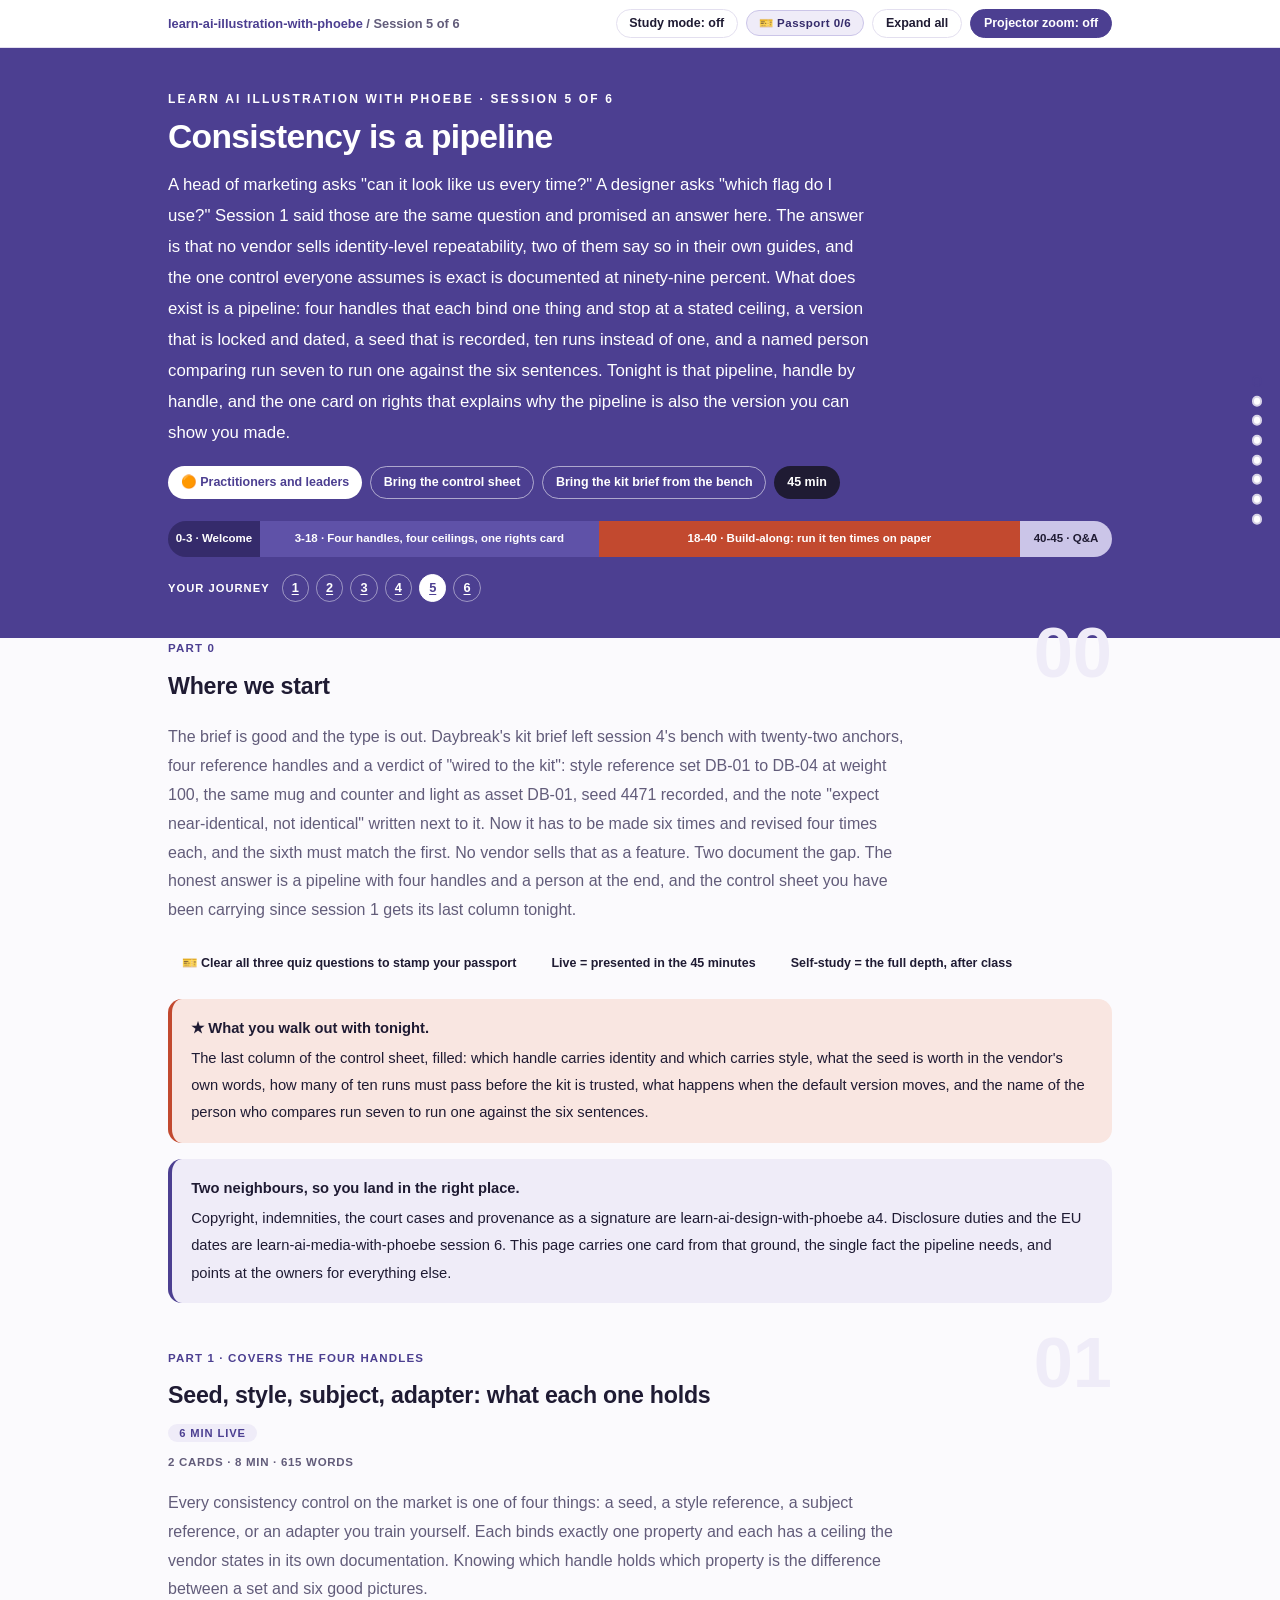
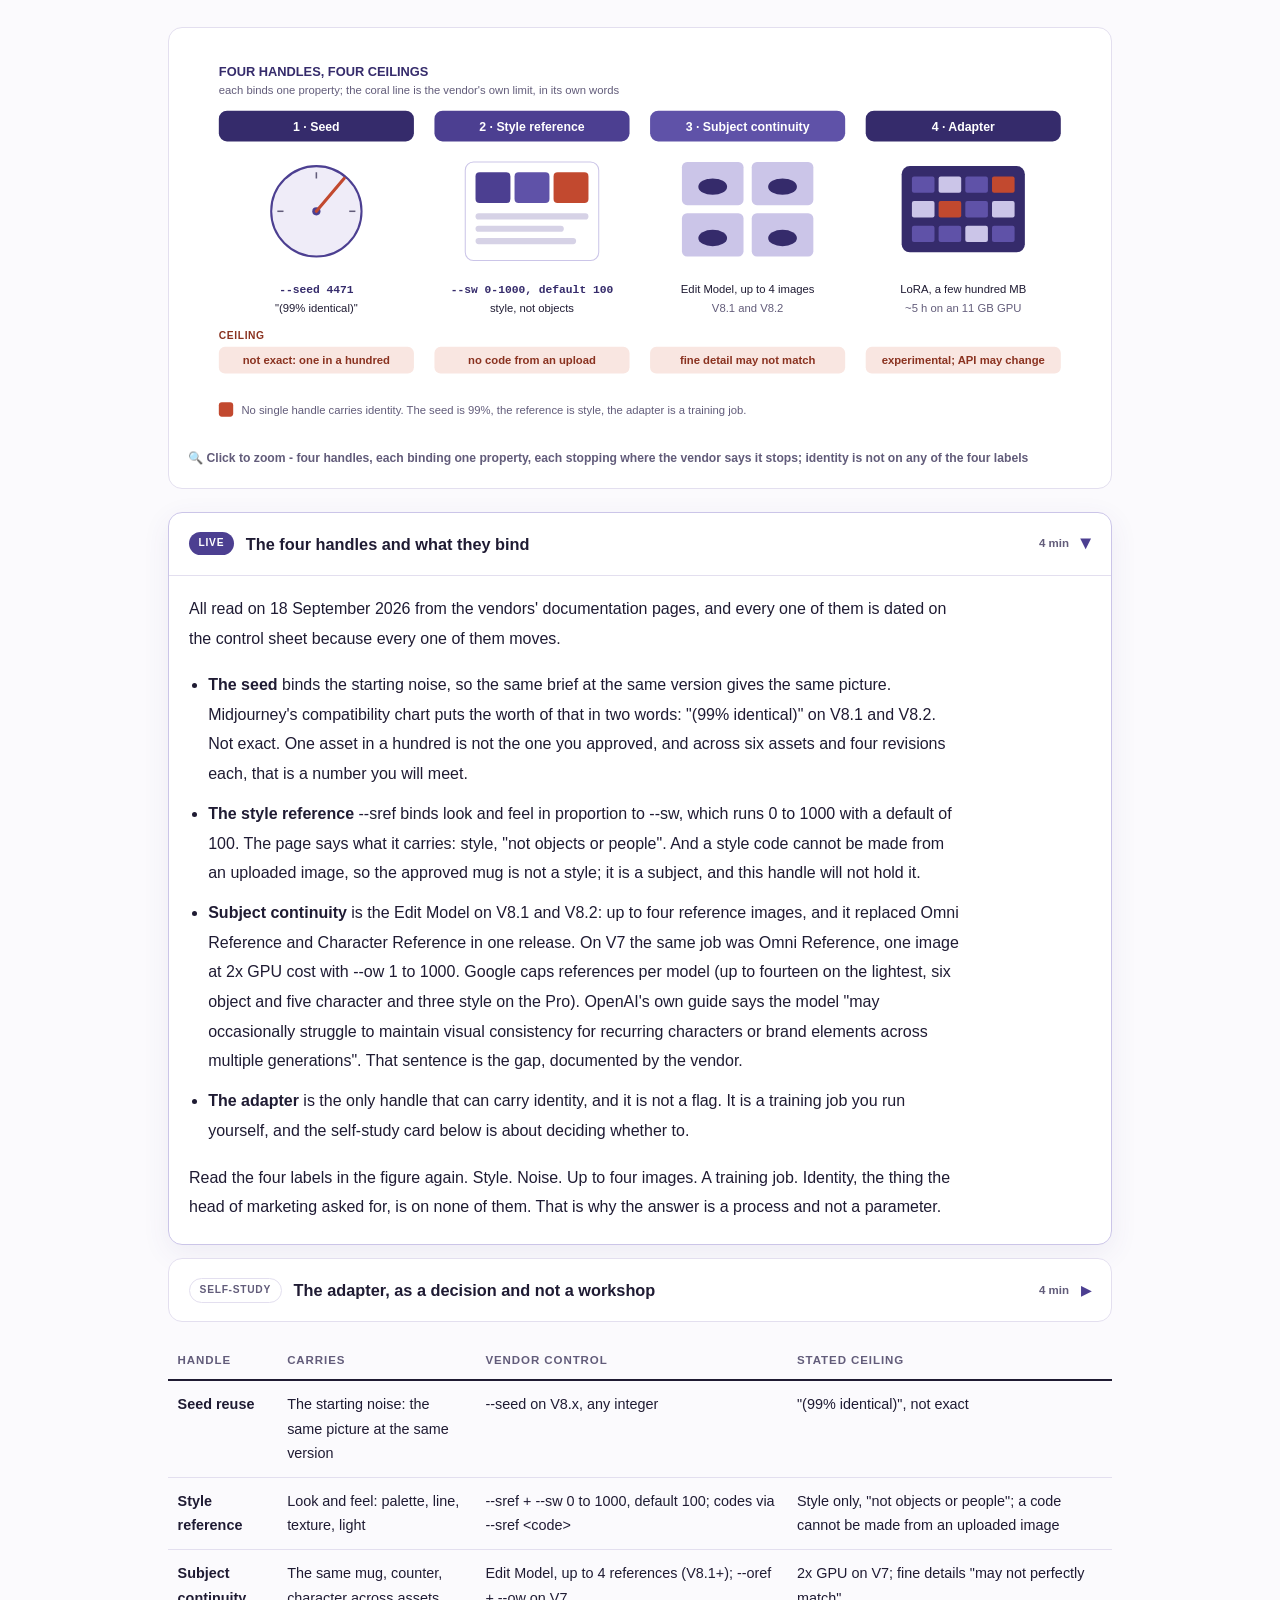
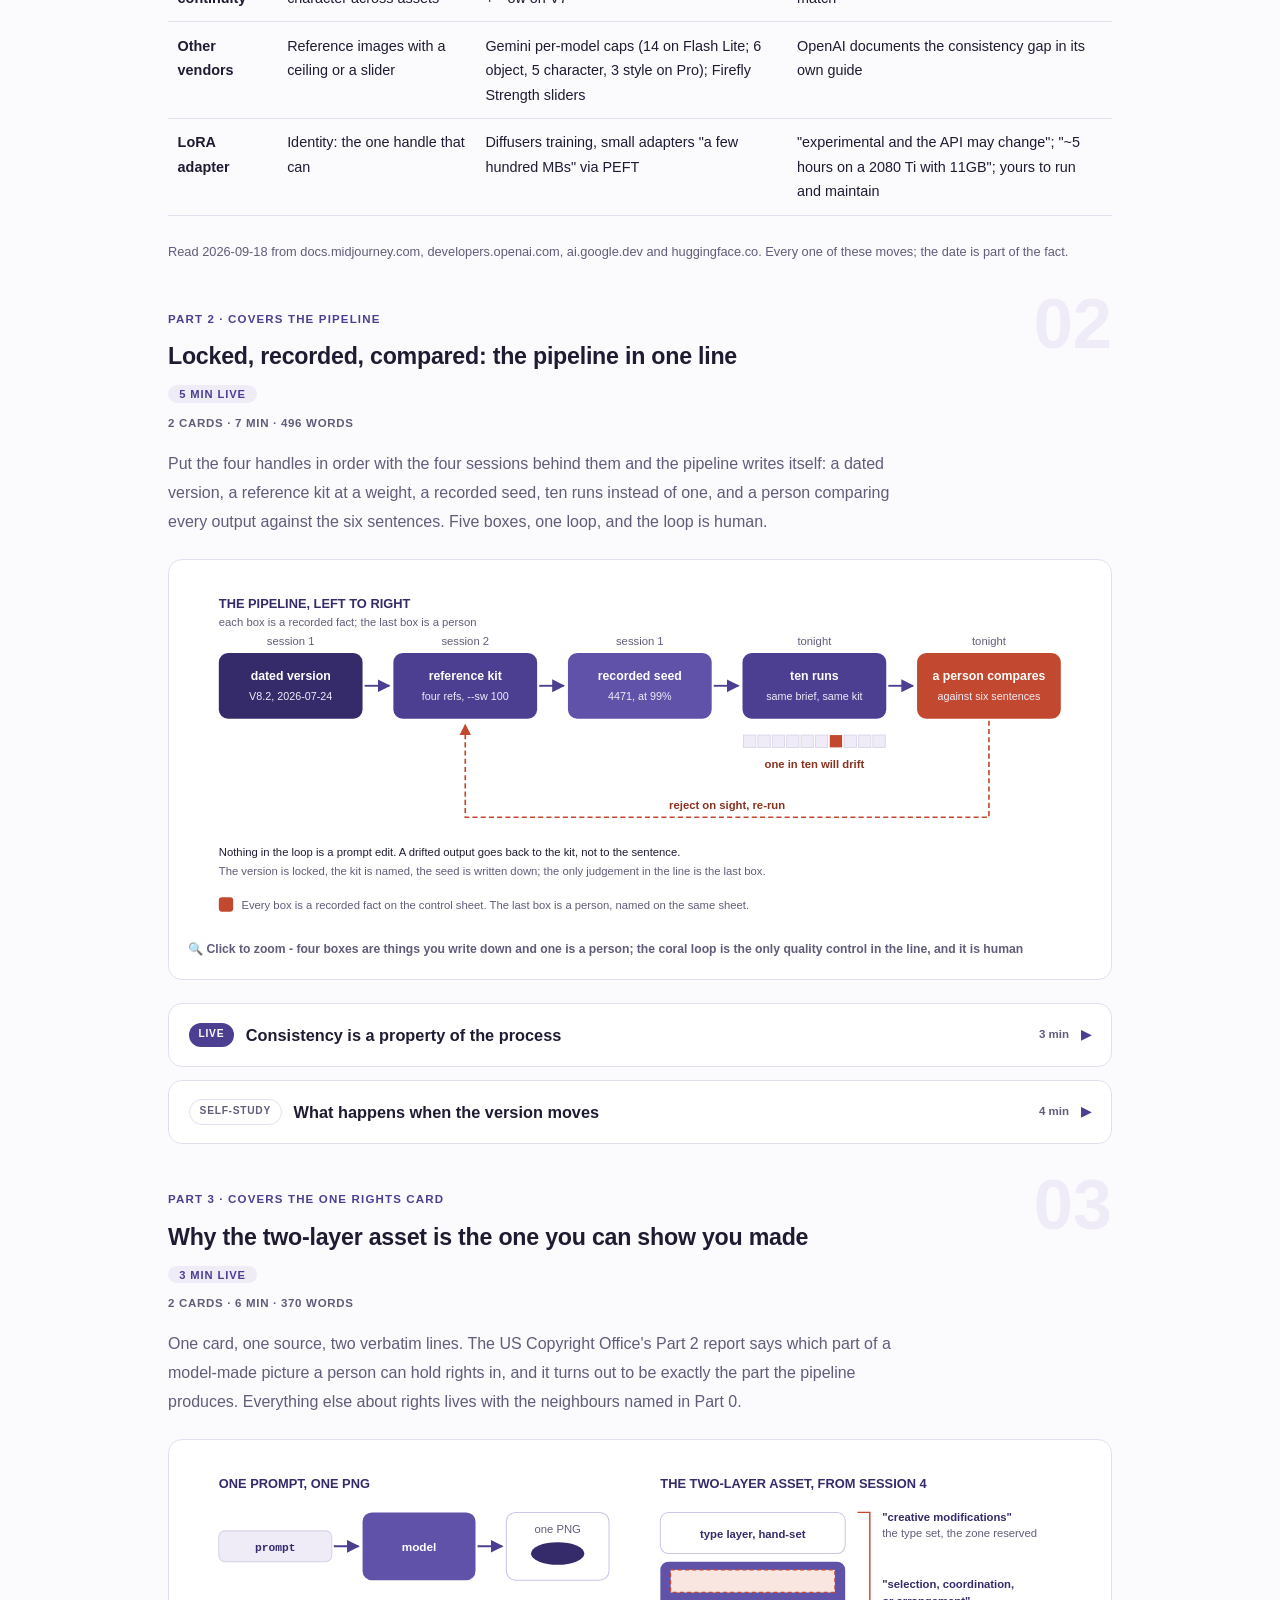
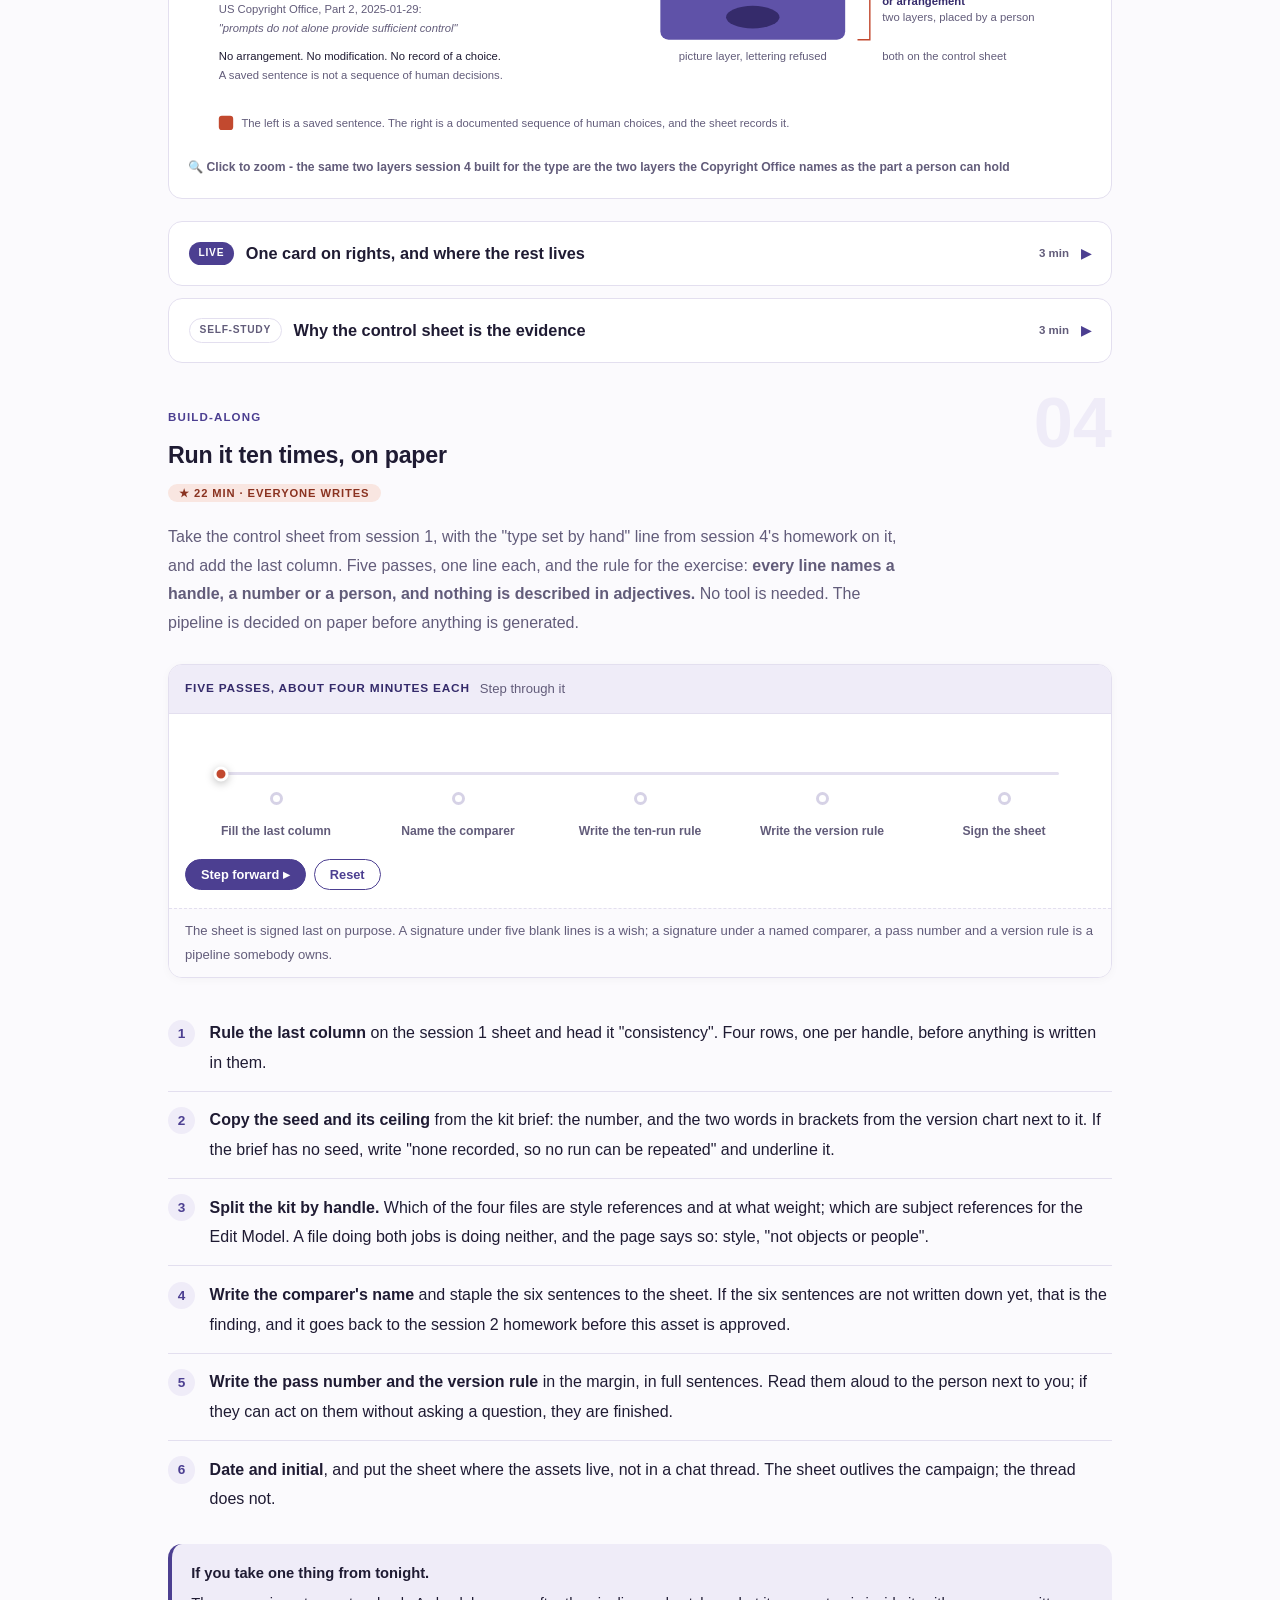
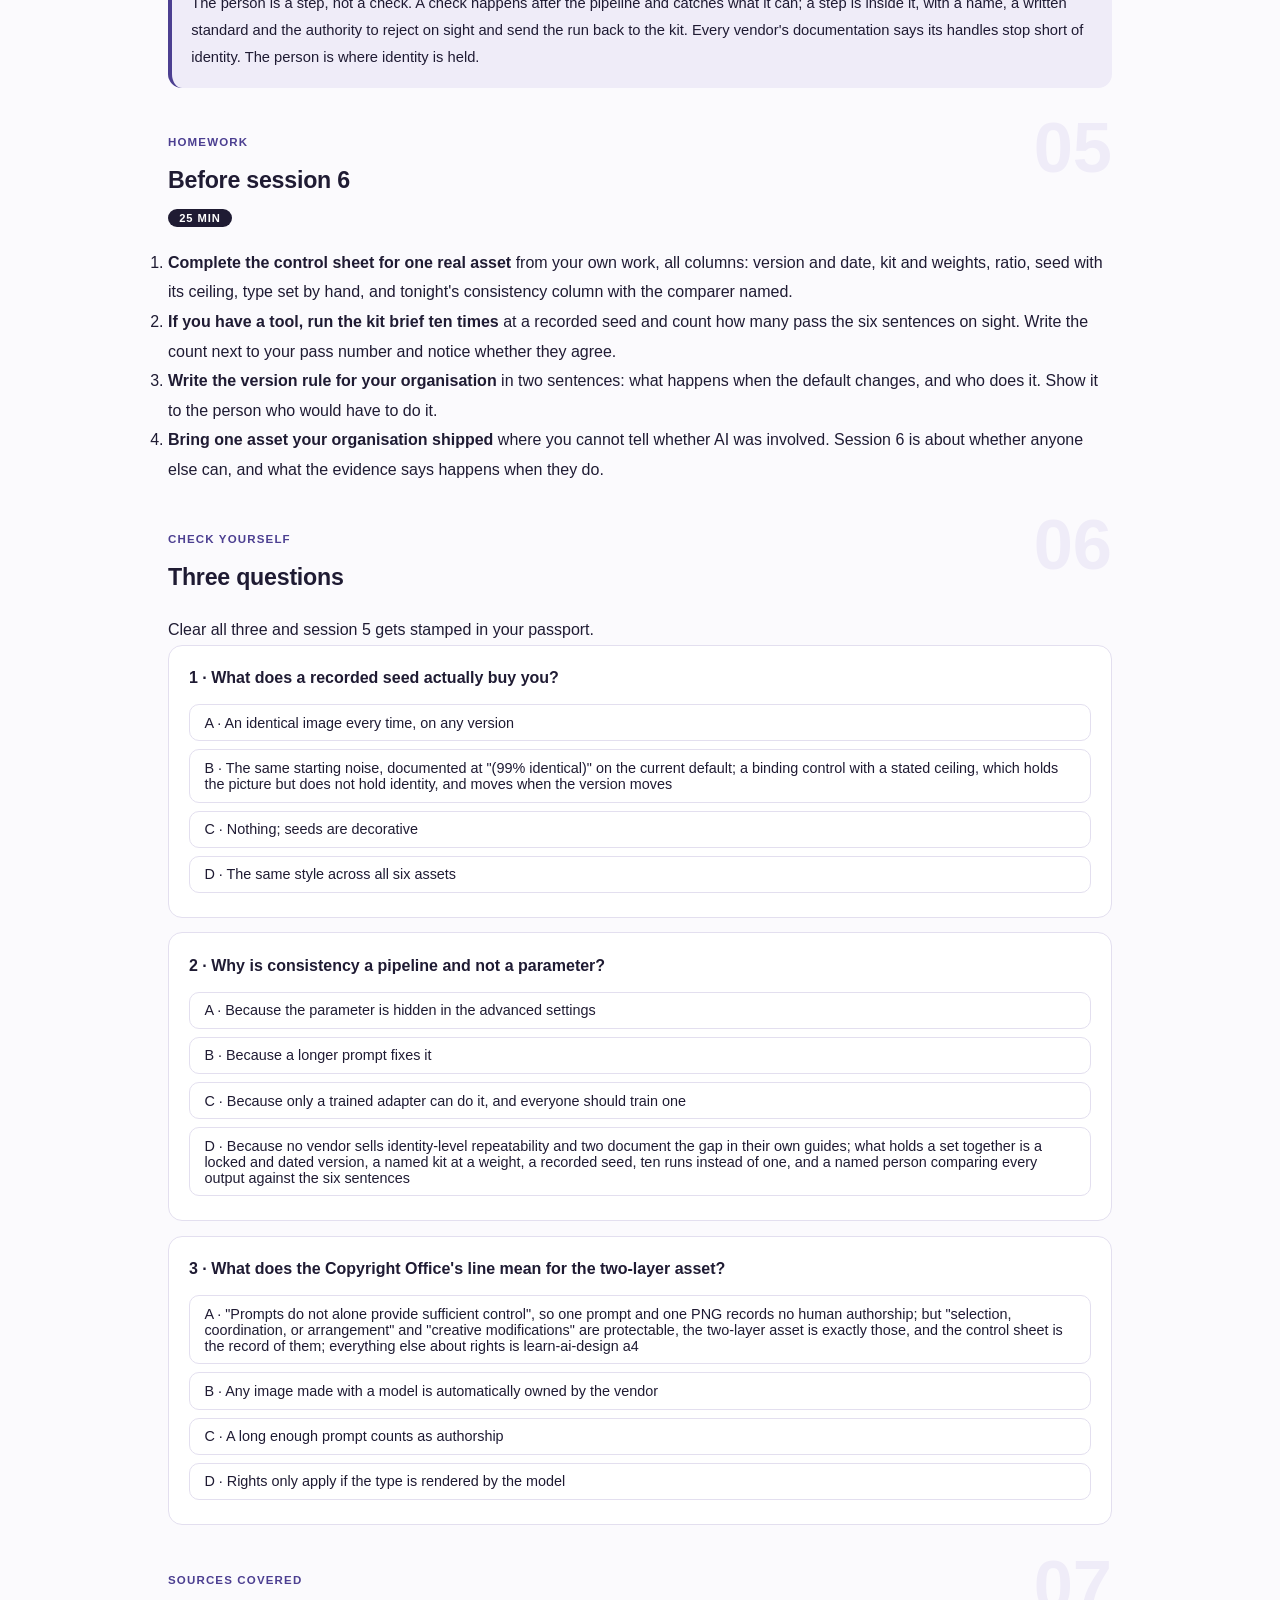
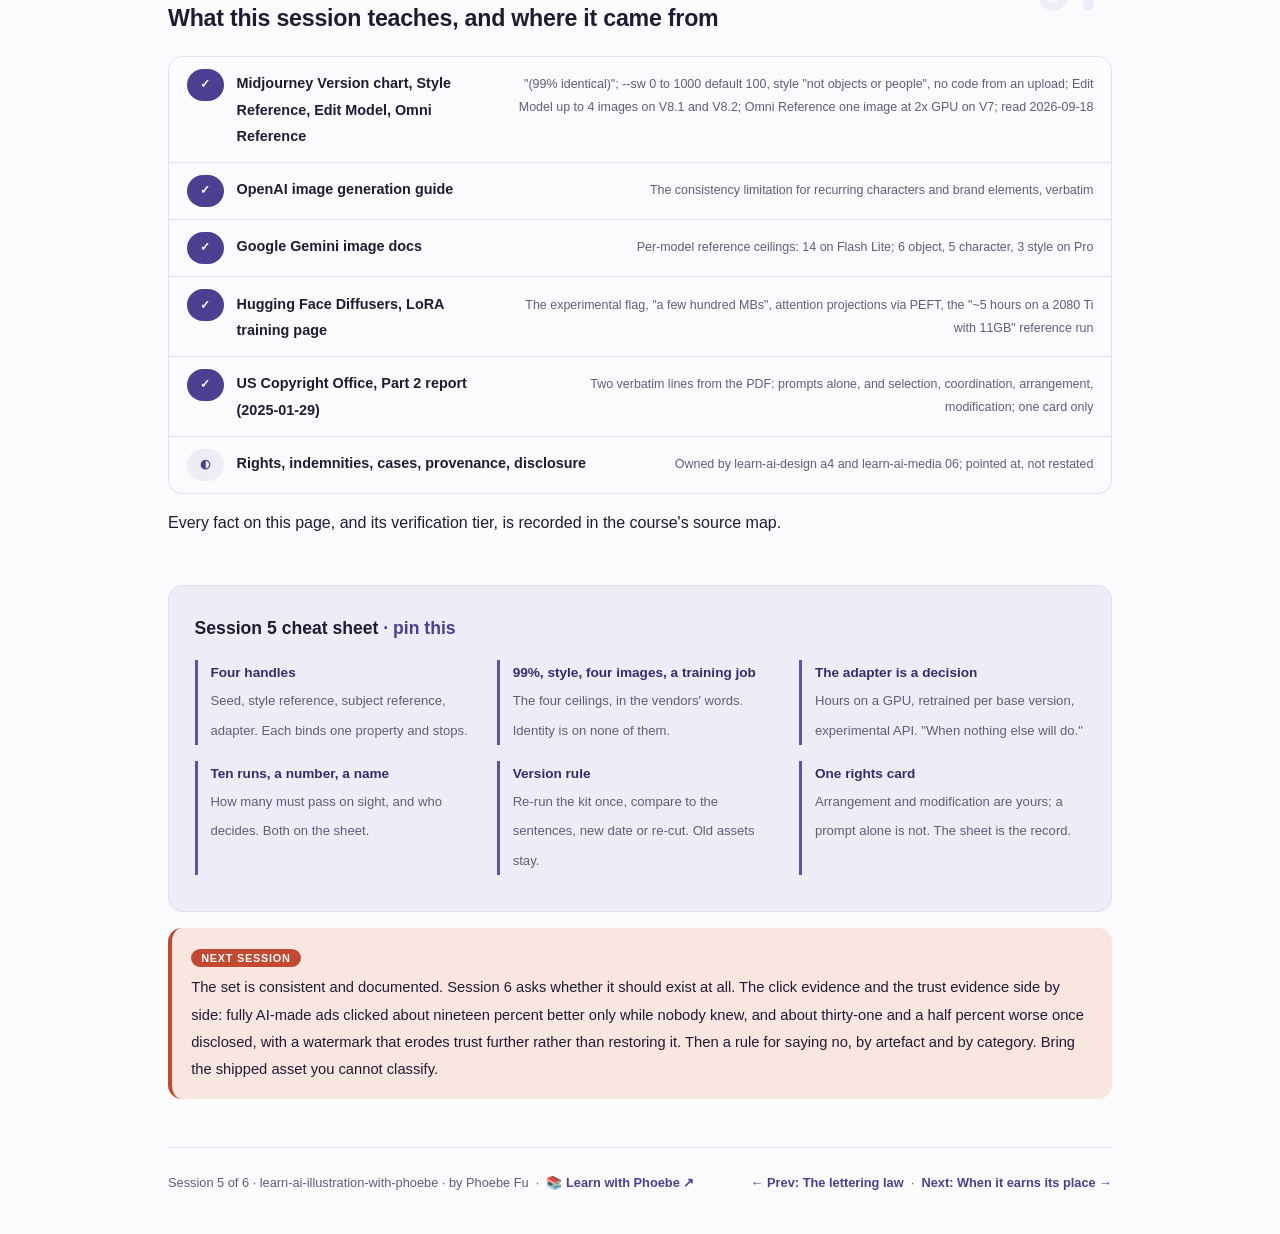
<file: courses/05-consistency-is-a-pipeline.html>
<!DOCTYPE html>
<html lang="en">
<head>
<meta charset="UTF-8">
<meta name="viewport" content="width=device-width, initial-scale=1.0">
<!-- social:start -->
<meta name="description" content="Session 5 of 6. Six assets that must look like one hand made them, revised four times each. No vendor sells that as a feature and two document the gap. Four handles, four ceilings, one rights card, and a pipeline with a person at the end.">
<meta property="og:type" content="article">
<meta property="og:site_name" content="Learn with Phoebe">
<meta property="og:title" content="Consistency is a pipeline - learn AI illustration with phoebe">
<meta property="og:description" content="Session 5 of 6. A seed is 99 percent. A style reference carries style, not objects. An adapter is a training job. Consistency is what the process holds, not what a flag promises.">
<meta property="og:url" content="https://phoebefu6.github.io/learn-ai-illustration-with-phoebe/courses/05-consistency-is-a-pipeline.html">
<meta property="og:image" content="https://phoebefu6.github.io/learn-ai-illustration-with-phoebe/assets/og-cover.png">
<meta property="og:image:width" content="1200">
<meta property="og:image:height" content="630">
<meta name="twitter:card" content="summary_large_image">
<meta name="twitter:title" content="Consistency is a pipeline - learn AI illustration with phoebe">
<meta name="twitter:description" content="Session 5 of 6. Seed, style, subject, adapter: what each binds, where each stops, and the one card on rights the pipeline needs.">
<meta name="twitter:image" content="https://phoebefu6.github.io/learn-ai-illustration-with-phoebe/assets/og-cover.png">
<!-- social:end -->
<title>Session 5 · Consistency is a pipeline - learn AI illustration with phoebe</title>
<link rel="stylesheet" href="../assets/style.css?v=22">
</head>
<body>

<div class="toolbar">
  <div class="wrap">
    <span class="crumb"><a href="../index.html">learn-ai-illustration-with-phoebe</a> / Session 5 of 6</span>
    <button class="btn" id="toggle-all" type="button">Expand all</button>
    <button class="btn primary" id="zoom-toggle" type="button">Projector zoom: off</button>
  </div>
</div>

<header class="masthead">
  <div class="wrap">
    <div class="eyebrow">Learn AI Illustration with Phoebe · Session 5 of 6</div>
    <h1>Consistency is <span class="accent">a pipeline</span></h1>
    <p class="sub">A head of marketing asks "can it look like us every time?" A designer asks "which flag do I use?" Session 1 said those are the same question and promised an answer here. The answer is that no vendor sells identity-level repeatability, two of them say so in their own guides, and the one control everyone assumes is exact is documented at ninety-nine percent. What does exist is a pipeline: four handles that each bind one thing and stop at a stated ceiling, a version that is locked and dated, a seed that is recorded, ten runs instead of one, and a named person comparing run seven to run one against the six sentences. Tonight is that pipeline, handle by handle, and the one card on rights that explains why the pipeline is also the version you can show you made.</p>
    <div class="chip-row">
      <span class="chip level">🟠 Practitioners and leaders</span>
      <span class="chip audience">Bring the control sheet</span>
      <span class="chip audience">Bring the kit brief from the bench</span>
      <span class="chip time">45 min</span>
    </div>
    <div class="agenda">
      <span class="a1" style="flex:1">0-3 · Welcome</span>
      <span class="a2" style="flex:4">3-18 · Four handles, four ceilings, one rights card</span>
      <span class="a3" style="flex:5">18-40 · Build-along: run it ten times on paper</span>
      <span class="a4" style="flex:1">40-45 · Q&amp;A</span>
    </div>
  </div>
</header>

<main class="wrap">

  <section class="section" id="intro">
    <div class="section-kicker">
      <span class="klabel">Part 0</span>
      <h2>Where we start</h2>
    </div>
    <p class="lede">The brief is good and the type is out. Daybreak's kit brief left session 4's bench with twenty-two anchors, four reference handles and a verdict of "wired to the kit": style reference set DB-01 to DB-04 at weight 100, the same mug and counter and light as asset DB-01, seed 4471 recorded, and the note "expect near-identical, not identical" written next to it. Now it has to be made six times and revised four times each, and the sixth must match the first. No vendor sells that as a feature. Two document the gap. The honest answer is a pipeline with four handles and a person at the end, and the control sheet you have been carrying since session 1 gets its last column tonight.</p>

    <div class="legend">
      <span class="pill">🎫 Clear all three quiz questions to stamp your passport</span>
      <span class="pill">Live = presented in the 45 minutes</span>
      <span class="pill">Self-study = the full depth, after class</span>
    </div>

    <div class="callout win">
      <p><strong>★ What you walk out with tonight.</strong> The last column of the control sheet, filled: which handle carries identity and which carries style, what the seed is worth in the vendor's own words, how many of ten runs must pass before the kit is trusted, what happens when the default version moves, and the name of the person who compares run seven to run one against the six sentences.</p>
    </div>

    <div class="callout tip">
      <p><strong>Two neighbours, so you land in the right place.</strong> Copyright, indemnities, the court cases and provenance as a signature are <span class="mono">learn-ai-design-with-phoebe</span> a4. Disclosure duties and the EU dates are <span class="mono">learn-ai-media-with-phoebe</span> session 6. This page carries one card from that ground, the single fact the pipeline needs, and points at the owners for everything else.</p>
    </div>
  </section>

  <section class="section" id="part-1">
    <div class="section-kicker">
      <span class="klabel">Part 1 · covers the four handles</span>
      <h2>Seed, style, subject, adapter: what each one holds</h2>
      <span class="tag concept">6 min live</span>
    </div>
    <p class="lede">Every consistency control on the market is one of four things: a seed, a style reference, a subject reference, or an adapter you train yourself. Each binds exactly one property and each has a ceiling the vendor states in its own documentation. Knowing which handle holds which property is the difference between a set and six good pictures.</p>

    <figure class="zoomable">
      <svg viewBox="0 0 880 380" xmlns="http://www.w3.org/2000/svg" role="img" aria-label="Four columns, one per consistency handle: a seed dial marked 99 percent identical, a style reference swatch card, four subject reference thumbnails for the Edit Model, and a LoRA weights block; under each column a coral line stating the vendor's own ceiling">
        <style>
          .i5aH { font: 800 12.5px Inter, sans-serif; fill: #352B6B; }
          .i5aT { font: 800 12px Inter, sans-serif; fill: #FFFFFF; }
          .i5aB { font: 400 11px Inter, sans-serif; fill: #1F1B33; }
          .i5aN { font: 400 11px Inter, sans-serif; fill: #625C7A; }
          .i5aM { font: 700 11px ui-monospace, Menlo, monospace; fill: #352B6B; }
          .i5aC { font: 700 11px Inter, sans-serif; fill: #8A3220; }
          .i5aK { font: 800 10px Inter, sans-serif; fill: #8A3220; letter-spacing: .06em; }
        </style>

        <text class="i5aH" x="30" y="28">FOUR HANDLES, FOUR CEILINGS</text>
        <text class="i5aN" x="30" y="46">each binds one property; the coral line is the vendor's own limit, in its own words</text>

        <rect x="30" y="62" width="190" height="30" rx="8" fill="#352B6B"/>
        <text class="i5aT" x="125" y="82" text-anchor="middle">1 · Seed</text>
        <circle cx="125" cy="160" r="44" fill="#EFECF8" stroke="#4C3F91" stroke-width="2"/>
        <circle cx="125" cy="160" r="4" fill="#4C3F91"/>
        <line x1="125" y1="160" x2="152" y2="128" stroke="#C2492F" stroke-width="3" stroke-linecap="round"/>
        <line x1="125" y1="122" x2="125" y2="128" stroke="#625C7A" stroke-width="1.5"/>
        <line x1="87" y1="160" x2="93" y2="160" stroke="#625C7A" stroke-width="1.5"/>
        <line x1="157" y1="160" x2="163" y2="160" stroke="#625C7A" stroke-width="1.5"/>
        <text class="i5aM" x="125" y="240" text-anchor="middle">--seed 4471</text>
        <text class="i5aB" x="125" y="258" text-anchor="middle">"(99% identical)"</text>

        <rect x="240" y="62" width="190" height="30" rx="8" fill="#4C3F91"/>
        <text class="i5aT" x="335" y="82" text-anchor="middle">2 · Style reference</text>
        <rect x="270" y="112" width="130" height="96" rx="8" fill="#FFFFFF" stroke="#CBC5E8"/>
        <rect x="280" y="122" width="34" height="30" rx="4" fill="#4C3F91"/>
        <rect x="318" y="122" width="34" height="30" rx="4" fill="#5F52A8"/>
        <rect x="356" y="122" width="34" height="30" rx="4" fill="#C2492F"/>
        <rect x="280" y="162" width="110" height="6" rx="3" fill="#D6D2E6"/>
        <rect x="280" y="174" width="86" height="6" rx="3" fill="#D6D2E6"/>
        <rect x="280" y="186" width="98" height="6" rx="3" fill="#D6D2E6"/>
        <text class="i5aM" x="335" y="240" text-anchor="middle">--sw 0-1000, default 100</text>
        <text class="i5aB" x="335" y="258" text-anchor="middle">style, not objects</text>

        <rect x="450" y="62" width="190" height="30" rx="8" fill="#5F52A8"/>
        <text class="i5aT" x="545" y="82" text-anchor="middle">3 · Subject continuity</text>
        <rect x="481" y="112" width="60" height="42" rx="5" fill="#CBC5E8"/>
        <ellipse cx="511" cy="136" rx="14" ry="8" fill="#352B6B"/>
        <rect x="549" y="112" width="60" height="42" rx="5" fill="#CBC5E8"/>
        <ellipse cx="579" cy="136" rx="14" ry="8" fill="#352B6B"/>
        <rect x="481" y="162" width="60" height="42" rx="5" fill="#CBC5E8"/>
        <ellipse cx="511" cy="186" rx="14" ry="8" fill="#352B6B"/>
        <rect x="549" y="162" width="60" height="42" rx="5" fill="#CBC5E8"/>
        <ellipse cx="579" cy="186" rx="14" ry="8" fill="#352B6B"/>
        <text class="i5aB" x="545" y="240" text-anchor="middle">Edit Model, up to 4 images</text>
        <text class="i5aN" x="545" y="258" text-anchor="middle">V8.1 and V8.2</text>

        <rect x="660" y="62" width="190" height="30" rx="8" fill="#352B6B"/>
        <text class="i5aT" x="755" y="82" text-anchor="middle">4 · Adapter</text>
        <rect x="695" y="116" width="120" height="84" rx="8" fill="#352B6B"/>
        <rect x="705" y="126" width="22" height="16" rx="2" fill="#5F52A8"/>
        <rect x="731" y="126" width="22" height="16" rx="2" fill="#CBC5E8"/>
        <rect x="757" y="126" width="22" height="16" rx="2" fill="#5F52A8"/>
        <rect x="783" y="126" width="22" height="16" rx="2" fill="#C2492F"/>
        <rect x="705" y="150" width="22" height="16" rx="2" fill="#CBC5E8"/>
        <rect x="731" y="150" width="22" height="16" rx="2" fill="#C2492F"/>
        <rect x="757" y="150" width="22" height="16" rx="2" fill="#5F52A8"/>
        <rect x="783" y="150" width="22" height="16" rx="2" fill="#CBC5E8"/>
        <rect x="705" y="174" width="22" height="16" rx="2" fill="#5F52A8"/>
        <rect x="731" y="174" width="22" height="16" rx="2" fill="#5F52A8"/>
        <rect x="757" y="174" width="22" height="16" rx="2" fill="#CBC5E8"/>
        <rect x="783" y="174" width="22" height="16" rx="2" fill="#5F52A8"/>
        <text class="i5aB" x="755" y="240" text-anchor="middle">LoRA, a few hundred MB</text>
        <text class="i5aN" x="755" y="258" text-anchor="middle">~5 h on an 11 GB GPU</text>

        <text class="i5aK" x="30" y="284">CEILING</text>
        <rect x="30" y="292" width="190" height="26" rx="6" fill="#F9E6E1"/>
        <text class="i5aC" x="125" y="309" text-anchor="middle">not exact: one in a hundred</text>
        <rect x="240" y="292" width="190" height="26" rx="6" fill="#F9E6E1"/>
        <text class="i5aC" x="335" y="309" text-anchor="middle">no code from an upload</text>
        <rect x="450" y="292" width="190" height="26" rx="6" fill="#F9E6E1"/>
        <text class="i5aC" x="545" y="309" text-anchor="middle">fine detail may not match</text>
        <rect x="660" y="292" width="190" height="26" rx="6" fill="#F9E6E1"/>
        <text class="i5aC" x="755" y="309" text-anchor="middle">experimental; API may change</text>

        <rect x="30" y="346" width="14" height="14" rx="3" fill="#C2492F"/>
        <text class="i5aN" x="52" y="357">No single handle carries identity. The seed is 99%, the reference is style, the adapter is a training job.</text>
      </svg>
      <figcaption>🔍 Click to zoom - four handles, each binding one property, each stopping where the vendor says it stops; identity is not on any of the four labels</figcaption>
    </figure>

    <details class="card" open>
      <summary><span class="mode live">Live</span>The four handles and what they bind<span class="mini">4 min</span><span class="caret">▶</span></summary>
      <div class="body">
        <p>All read on 18 September 2026 from the vendors' documentation pages, and every one of them is dated on the control sheet because every one of them moves.</p>
        <ul>
          <li><strong>The seed</strong> binds the starting noise, so the same brief at the same version gives the same picture. Midjourney's compatibility chart puts the worth of that in two words: "(99% identical)" on V8.1 and V8.2. Not exact. One asset in a hundred is not the one you approved, and across six assets and four revisions each, that is a number you will meet.</li>
          <li><strong>The style reference</strong> <span class="mono">--sref</span> binds look and feel in proportion to <span class="mono">--sw</span>, which runs 0 to 1000 with a default of 100. The page says what it carries: style, "not objects or people". And a style code cannot be made from an uploaded image, so the approved mug is not a style; it is a subject, and this handle will not hold it.</li>
          <li><strong>Subject continuity</strong> is the Edit Model on V8.1 and V8.2: up to four reference images, and it replaced Omni Reference and Character Reference in one release. On V7 the same job was Omni Reference, one image at 2x GPU cost with <span class="mono">--ow</span> 1 to 1000. Google caps references per model (up to fourteen on the lightest, six object and five character and three style on the Pro). OpenAI's own guide says the model "may occasionally struggle to maintain visual consistency for recurring characters or brand elements across multiple generations". That sentence is the gap, documented by the vendor.</li>
          <li><strong>The adapter</strong> is the only handle that can carry identity, and it is not a flag. It is a training job you run yourself, and the self-study card below is about deciding whether to.</li>
        </ul>
        <p>Read the four labels in the figure again. Style. Noise. Up to four images. A training job. Identity, the thing the head of marketing asked for, is on none of them. That is why the answer is a process and not a parameter.</p>
      </div>
    </details>

    <details class="card">
      <summary><span class="mode self">Self-study</span>The adapter, as a decision and not a workshop<span class="mini">4 min</span><span class="caret">▶</span></summary>
      <div class="body">
        <p>LoRA, per the Hugging Face Diffusers documentation, inserts "a smaller number of new weights" into the model and trains only those, producing adapters of "a few hundred MBs" that target the attention projections through PEFT. It is the one handle that binds identity, because it changes the model rather than persuading it. Three facts from the same page decide whether Daybreak should touch it.</p>
        <ul>
          <li><strong>It is a training job with a cost.</strong> The reference run in the docs is "~5 hours on a 2080 Ti GPU with 11GB of VRAM", for one adapter, on one base model, before anyone has judged whether the result looks like the brand.</li>
          <li><strong>It is a maintenance burden across base-model versions.</strong> An adapter is trained against one base. When the base moves, and the defaults have moved three times in fifteen months, the adapter is retrained or it drifts, and nobody will tell you which.</li>
          <li><strong>It is unsupported by the vendors whose models most people use.</strong> The Diffusers page itself is flagged "experimental and the API may change in the future". No hosted vendor in the table below offers it as a control. It is yours to run, yours to host, yours to keep working.</li>
        </ul>
        <p>So the adapter is the decision "when nothing else will do": a recurring character on a hundred assets a year, a mascot that must be that mascot, a product whose shape is the brand. For six autumn roast illustrations and a mug, the Edit Model and a named person comparing outputs is the proportionate answer, and it costs nothing to maintain. The adapter is on the control sheet as a line that says "not this job, and here is the threshold at which it would be".</p>
      </div>
    </details>

    <table class="clean">
      <tr><th>Handle</th><th>Carries</th><th>Vendor control</th><th>Stated ceiling</th></tr>
      <tr><td>Seed reuse</td><td>The starting noise: the same picture at the same version</td><td><span class="mono">--seed</span> on V8.x, any integer</td><td>"(99% identical)", not exact</td></tr>
      <tr><td>Style reference</td><td>Look and feel: palette, line, texture, light</td><td><span class="mono">--sref</span> + <span class="mono">--sw</span> 0 to 1000, default 100; codes via <span class="mono">--sref &lt;code&gt;</span></td><td>Style only, "not objects or people"; a code cannot be made from an uploaded image</td></tr>
      <tr><td>Subject continuity</td><td>The same mug, counter, character across assets</td><td>Edit Model, up to 4 references (V8.1+); <span class="mono">--oref</span> + <span class="mono">--ow</span> on V7</td><td>2x GPU on V7; fine details "may not perfectly match"</td></tr>
      <tr><td>Other vendors</td><td>Reference images with a ceiling or a slider</td><td>Gemini per-model caps (14 on Flash Lite; 6 object, 5 character, 3 style on Pro); Firefly Strength sliders</td><td>OpenAI documents the consistency gap in its own guide</td></tr>
      <tr><td>LoRA adapter</td><td>Identity: the one handle that can</td><td>Diffusers training, small adapters "a few hundred MBs" via PEFT</td><td>"experimental and the API may change"; "~5 hours on a 2080 Ti with 11GB"; yours to run and maintain</td></tr>
    </table>
    <p class="mono" style="margin-top:8px;font-size:.8rem;color:var(--muted)">Read 2026-09-18 from docs.midjourney.com, developers.openai.com, ai.google.dev and huggingface.co. Every one of these moves; the date is part of the fact.</p>
  </section>

  <section class="section" id="part-2">
    <div class="section-kicker">
      <span class="klabel">Part 2 · covers the pipeline</span>
      <h2>Locked, recorded, compared: the pipeline in one line</h2>
      <span class="tag concept">5 min live</span>
    </div>
    <p class="lede">Put the four handles in order with the four sessions behind them and the pipeline writes itself: a dated version, a reference kit at a weight, a recorded seed, ten runs instead of one, and a person comparing every output against the six sentences. Five boxes, one loop, and the loop is human.</p>

    <figure class="zoomable">
      <svg viewBox="0 0 880 340" xmlns="http://www.w3.org/2000/svg" role="img" aria-label="A left-to-right pipeline of five boxes: dated version, reference kit at a weight, recorded seed, ten runs, and a person comparing against the six sentences; ten small squares under the ten-runs box with one shaded coral, and a loop arrow from the compare box back to the kit labelled reject on sight, re-run">
        <style>
          .i5bH { font: 800 12.5px Inter, sans-serif; fill: #352B6B; }
          .i5bT { font: 800 12px Inter, sans-serif; fill: #FFFFFF; }
          .i5bW { font: 400 10.5px Inter, sans-serif; fill: #EFECF8; }
          .i5bB { font: 400 11px Inter, sans-serif; fill: #1F1B33; }
          .i5bN { font: 400 11px Inter, sans-serif; fill: #625C7A; }
          .i5bS { font: 700 11px Inter, sans-serif; fill: #8A3220; }
          .i5bA { fill: none; stroke: #4C3F91; stroke-width: 1.8; }
          .i5bL { fill: none; stroke: #C2492F; stroke-width: 1.6; stroke-dasharray: 5 3; }
          .i5bG { fill: #EFECF8; stroke: #D6D2E6; stroke-width: 0.8; }
        </style>
        <defs>
          <marker id="i5b-arr" viewBox="0 0 10 10" refX="9" refY="5" markerWidth="7" markerHeight="7" orient="auto-start-reverse">
            <path d="M0 0 L10 5 L0 10 z" fill="#4C3F91"/>
          </marker>
          <marker id="i5b-loop" viewBox="0 0 10 10" refX="9" refY="5" markerWidth="7" markerHeight="7" orient="auto-start-reverse">
            <path d="M0 0 L10 5 L0 10 z" fill="#C2492F"/>
          </marker>
        </defs>

        <text class="i5bH" x="30" y="28">THE PIPELINE, LEFT TO RIGHT</text>
        <text class="i5bN" x="30" y="46">each box is a recorded fact; the last box is a person</text>

        <text class="i5bN" x="100" y="64" text-anchor="middle">session 1</text>
        <text class="i5bN" x="270" y="64" text-anchor="middle">session 2</text>
        <text class="i5bN" x="440" y="64" text-anchor="middle">session 1</text>
        <text class="i5bN" x="610" y="64" text-anchor="middle">tonight</text>
        <text class="i5bN" x="780" y="64" text-anchor="middle">tonight</text>

        <rect x="30" y="72" width="140" height="64" rx="9" fill="#352B6B"/>
        <text class="i5bT" x="100" y="98" text-anchor="middle">dated version</text>
        <text class="i5bW" x="100" y="118" text-anchor="middle">V8.2, 2026-07-24</text>
        <path class="i5bA" d="M172 104 L196 104" marker-end="url(#i5b-arr)"/>

        <rect x="200" y="72" width="140" height="64" rx="9" fill="#4C3F91"/>
        <text class="i5bT" x="270" y="98" text-anchor="middle">reference kit</text>
        <text class="i5bW" x="270" y="118" text-anchor="middle">four refs, --sw 100</text>
        <path class="i5bA" d="M342 104 L366 104" marker-end="url(#i5b-arr)"/>

        <rect x="370" y="72" width="140" height="64" rx="9" fill="#5F52A8"/>
        <text class="i5bT" x="440" y="98" text-anchor="middle">recorded seed</text>
        <text class="i5bW" x="440" y="118" text-anchor="middle">4471, at 99%</text>
        <path class="i5bA" d="M512 104 L536 104" marker-end="url(#i5b-arr)"/>

        <rect x="540" y="72" width="140" height="64" rx="9" fill="#4C3F91"/>
        <text class="i5bT" x="610" y="98" text-anchor="middle">ten runs</text>
        <text class="i5bW" x="610" y="118" text-anchor="middle">same brief, same kit</text>
        <path class="i5bA" d="M682 104 L706 104" marker-end="url(#i5b-arr)"/>

        <rect x="710" y="72" width="140" height="64" rx="9" fill="#C2492F"/>
        <text class="i5bT" x="780" y="98" text-anchor="middle">a person compares</text>
        <text class="i5bW" x="780" y="118" text-anchor="middle">against six sentences</text>

        <rect class="i5bG" x="541" y="152" width="12" height="12"/>
        <rect class="i5bG" x="555" y="152" width="12" height="12"/>
        <rect class="i5bG" x="569" y="152" width="12" height="12"/>
        <rect class="i5bG" x="583" y="152" width="12" height="12"/>
        <rect class="i5bG" x="597" y="152" width="12" height="12"/>
        <rect class="i5bG" x="611" y="152" width="12" height="12"/>
        <rect x="625" y="152" width="12" height="12" fill="#C2492F"/>
        <rect class="i5bG" x="639" y="152" width="12" height="12"/>
        <rect class="i5bG" x="653" y="152" width="12" height="12"/>
        <rect class="i5bG" x="667" y="152" width="12" height="12"/>
        <text class="i5bS" x="610" y="184" text-anchor="middle">one in ten will drift</text>

        <path class="i5bL" d="M780 138 L780 232 L270 232 L270 142" marker-end="url(#i5b-loop)"/>
        <text class="i5bS" x="525" y="224" text-anchor="middle">reject on sight, re-run</text>

        <text class="i5bB" x="30" y="270">Nothing in the loop is a prompt edit. A drifted output goes back to the kit, not to the sentence.</text>
        <text class="i5bN" x="30" y="288">The version is locked, the kit is named, the seed is written down; the only judgement in the line is the last box.</text>

        <rect x="30" y="310" width="14" height="14" rx="3" fill="#C2492F"/>
        <text class="i5bN" x="52" y="321">Every box is a recorded fact on the control sheet. The last box is a person, named on the same sheet.</text>
      </svg>
      <figcaption>🔍 Click to zoom - four boxes are things you write down and one is a person; the coral loop is the only quality control in the line, and it is human</figcaption>
    </figure>

    <details class="card">
      <summary><span class="mode live">Live</span>Consistency is a property of the process<span class="mini">3 min</span><span class="caret">▶</span></summary>
      <div class="body">
        <p>No single control gives identity. The pipeline does, because each step holds the one property its handle can hold and hands the rest downstream. The version is locked and dated, from session 1, so the encoder under every asset is the same encoder. The kit is named and weighted, from session 2, so style is a file with a number and not an opinion. The composition reference holds the zone, from session 3, so the picture leaves room for the type. The type never enters, from session 4, so nothing the model cannot do is asked of it. The seed is recorded with its ninety-nine written next to it, so a match is expected and a drift is not a surprise.</p>
        <p>Then the step people leave off: a person compares every output to the six sentences and rejects on sight. Not "does it look nice", but "is the light from the left, is the mug the approved mug, is the grain the grain the sentence describes". That person is a step in the pipeline, not a check after it, and is on the control sheet by name. A pipeline whose last box says "someone" has no last box.</p>
      </div>
    </details>

    <details class="card">
      <summary><span class="mode self">Self-study</span>What happens when the version moves<span class="mini">4 min</span><span class="caret">▶</span></summary>
      <div class="body">
        <p>Three defaults in fifteen months. The version will move under a live set, probably mid-campaign, and the pipeline needs a rule for it before it happens rather than an argument after. The rule has three parts.</p>
        <ul>
          <li><strong>When the default changes, the pipeline is re-run once on the kit.</strong> Same brief, same references, same recorded seed, ten runs. The outputs are compared to the six sentences, in writing, not to memory of what last month's tiles looked like. Memory is the thing that drifts.</li>
          <li><strong>If the kit holds, the control sheet gets a new date</strong> and nothing else changes. The set continues on the new default from the next asset onward.</li>
          <li><strong>If the kit does not hold, the kit is re-cut</strong>: the reference that carried the property that moved is replaced or its note is sharpened, and the ten runs go again. The earlier assets are not regenerated. They were approved under a dated version, they are on record, and a set is allowed to contain assets made under two versions if a person compared both against the same six sentences.</li>
        </ul>
        <div class="callout example">
          <span class="ex-pill">Real world</span>
          <p>Daybreak's tile 3 drifted in the week the default moved from V8.1 to V8.2. The designer re-ran the kit brief once, ten outputs, and read them against the six sentences. Seven passed. In the three that did not, the light had moved to the right. She added "window on the left" to the composition reference's note, re-cut DB-04, and ran it again: nine of ten. Tiles 1 and 2 were left exactly as they were, because they had been approved under a dated version and the sheet said which one. The whole fix was one line of text and one replaced file, and it took less time than the argument about whether tile 3 looked off.</p>
        </div>
      </div>
    </details>
  </section>

  <section class="section" id="part-3">
    <div class="section-kicker">
      <span class="klabel">Part 3 · covers the one rights card</span>
      <h2>Why the two-layer asset is the one you can show you made</h2>
      <span class="tag concept">3 min live</span>
    </div>
    <p class="lede">One card, one source, two verbatim lines. The US Copyright Office's Part 2 report says which part of a model-made picture a person can hold rights in, and it turns out to be exactly the part the pipeline produces. Everything else about rights lives with the neighbours named in Part 0.</p>

    <figure class="zoomable">
      <svg viewBox="0 0 880 280" xmlns="http://www.w3.org/2000/svg" role="img" aria-label="Left: one prompt going into a model and one PNG coming out, labelled with the Copyright Office line that prompts do not alone provide sufficient control. Right: the two-layer asset from session 4, a type layer over a picture layer, labelled with the protectable categories of selection, coordination or arrangement and creative modifications">
        <style>
          .i5cH { font: 800 12.5px Inter, sans-serif; fill: #352B6B; }
          .i5cT { font: 800 11.5px Inter, sans-serif; fill: #FFFFFF; }
          .i5cB { font: 400 11px Inter, sans-serif; fill: #1F1B33; }
          .i5cN { font: 400 11px Inter, sans-serif; fill: #625C7A; }
          .i5cQ { font: 400 11px Inter, sans-serif; fill: #625C7A; font-style: italic; }
          .i5cK { font: 700 11px Inter, sans-serif; fill: #352B6B; }
          .i5cM { font: 700 11px ui-monospace, Menlo, monospace; fill: #352B6B; }
          .i5cA { fill: none; stroke: #4C3F91; stroke-width: 1.8; }
          .i5cZ { fill: #F9E6E1; stroke: #C2492F; stroke-width: 1.2; stroke-dasharray: 4 3; }
          .i5cR { fill: none; stroke: #C2492F; stroke-width: 1.4; }
        </style>
        <defs>
          <marker id="i5c-arr" viewBox="0 0 10 10" refX="9" refY="5" markerWidth="7" markerHeight="7" orient="auto-start-reverse">
            <path d="M0 0 L10 5 L0 10 z" fill="#4C3F91"/>
          </marker>
        </defs>

        <text class="i5cH" x="30" y="28">ONE PROMPT, ONE PNG</text>
        <rect x="30" y="70" width="110" height="30" rx="6" fill="#EFECF8" stroke="#D6D2E6"/>
        <text class="i5cM" x="85" y="90" text-anchor="middle">prompt</text>
        <path class="i5cA" d="M142 85 L166 85" marker-end="url(#i5c-arr)"/>
        <rect x="170" y="52" width="110" height="66" rx="9" fill="#5F52A8"/>
        <text class="i5cT" x="225" y="90" text-anchor="middle">model</text>
        <path class="i5cA" d="M282 85 L306 85" marker-end="url(#i5c-arr)"/>
        <rect x="310" y="52" width="100" height="66" rx="9" fill="#FFFFFF" stroke="#CBC5E8"/>
        <ellipse cx="360" cy="92" rx="26" ry="11" fill="#352B6B"/>
        <text class="i5cN" x="360" y="72" text-anchor="middle">one PNG</text>
        <text class="i5cN" x="30" y="150">US Copyright Office, Part 2, 2025-01-29:</text>
        <text class="i5cQ" x="30" y="168">"prompts do not alone provide sufficient control"</text>
        <text class="i5cB" x="30" y="196">No arrangement. No modification. No record of a choice.</text>
        <text class="i5cN" x="30" y="214">A saved sentence is not a sequence of human decisions.</text>

        <text class="i5cH" x="460" y="28">THE TWO-LAYER ASSET, FROM SESSION 4</text>
        <rect x="460" y="52" width="180" height="40" rx="8" fill="#FFFFFF" stroke="#CBC5E8"/>
        <text class="i5cK" x="550" y="77" text-anchor="middle">type layer, hand-set</text>
        <rect x="460" y="100" width="180" height="76" rx="8" fill="#5F52A8"/>
        <rect class="i5cZ" x="470" y="108" width="160" height="22"/>
        <ellipse cx="550" cy="154" rx="26" ry="11" fill="#352B6B"/>
        <text class="i5cN" x="550" y="196" text-anchor="middle">picture layer, lettering refused</text>
        <path class="i5cR" d="M652 52 L664 52 L664 176 L652 176"/>
        <text class="i5cK" x="676" y="60">"creative modifications"</text>
        <text class="i5cN" x="676" y="76">the type set, the zone reserved</text>
        <text class="i5cK" x="676" y="126">"selection, coordination,</text>
        <text class="i5cK" x="676" y="142">or arrangement"</text>
        <text class="i5cN" x="676" y="158">two layers, placed by a person</text>
        <text class="i5cN" x="676" y="196">both on the control sheet</text>

        <rect x="30" y="250" width="14" height="14" rx="3" fill="#C2492F"/>
        <text class="i5cN" x="52" y="261">The left is a saved sentence. The right is a documented sequence of human choices, and the sheet records it.</text>
      </svg>
      <figcaption>🔍 Click to zoom - the same two layers session 4 built for the type are the two layers the Copyright Office names as the part a person can hold</figcaption>
    </figure>

    <details class="card">
      <summary><span class="mode live">Live</span>One card on rights, and where the rest lives<span class="mini">3 min</span><span class="caret">▶</span></summary>
      <div class="body">
        <p>The US Copyright Office published Part 2 of its report on copyright and artificial intelligence on 29 January 2025. Two lines from the PDF are the whole card. First: "prompts do not alone provide sufficient control". A prompt is a persuading layer, and the Office reached the same conclusion session 1 did, from its own side. Second: human authors hold copyright in "the creative selection, coordination, or arrangement of material in the outputs, or creative modifications of the outputs".</p>
        <p>Read that second line against the pipeline. A composition reference that holds the zone is a selection. A style kit at a recorded weight, four files with names, is coordination. A type layer set by hand over a picture layer with the lettering refused is both an arrangement and a modification. The pipeline taught in sessions 1 to 4 is exactly the category the Office describes, and the control sheet is the record of it. The pure prompt, one sentence and one PNG, is exactly the category it excludes.</p>
        <p>That is the one fact the pipeline needs from that ground. Copyright beyond this line, indemnities, the court cases and provenance as a signature are <span class="mono">learn-ai-design</span> a4. Disclosure duties and the EU dates are <span class="mono">learn-ai-media</span> 06. Both pages are current and both are owned by someone whose job it is to keep them so.</p>
      </div>
    </details>

    <details class="card">
      <summary><span class="mode self">Self-study</span>Why the control sheet is the evidence<span class="mini">3 min</span><span class="caret">▶</span></summary>
      <div class="body">
        <p>Look at what is on the sheet by the end of tonight. A dated version. A named kit with a weight. A recorded seed with its ceiling written next to it. A placement line for the zone. A type layer with the exact string and who approved it. A named person who compared ten runs against six written sentences and rejected three. That is a documented sequence of human choices, each one dated, each one pointing at a file or a page.</p>
        <p>A saved prompt is not that. It is one input to a persuading layer, and it records nothing about what was selected, arranged or modified afterwards, because nothing was. The same sheet that makes the set consistent is the sheet that shows a person made it. Consistency and authorship turn out to be the same paperwork, which is the best argument there is for keeping it.</p>
      </div>
    </details>
  </section>

  <section class="section" id="demo-1">
    <div class="section-kicker">
      <span class="klabel">Build-along</span>
      <h2>Run it ten times, on paper</h2>
      <span class="tag demo">★ 22 min · everyone writes</span>
    </div>
    <p class="lede">Take the control sheet from session 1, with the "type set by hand" line from session 4's homework on it, and add the last column. Five passes, one line each, and the rule for the exercise: <strong>every line names a handle, a number or a person, and nothing is described in adjectives.</strong> No tool is needed. The pipeline is decided on paper before anything is generated.</p>

    <div class="tick" data-stages="Fill the last column|Name the comparer|Write the ten-run rule|Write the version rule|Sign the sheet" data-title="Five passes, about four minutes each" data-foot="The sheet is signed last on purpose. A signature under five blank lines is a wish; a signature under a named comparer, a pass number and a version rule is a pipeline somebody owns.">
      <p class="tick-note" data-stage="0"><b>Fill the last column.</b> Add a consistency column with the four handles down it, and write what each one carries for this asset: seed 4471 carries the noise at 99%; DB-01 to DB-04 at weight 100 carry style and nothing else; the Edit Model references carry the mug and the counter; the adapter line says "not this job" and the threshold at which it would be.</p>
      <p class="tick-note" data-stage="1"><b>Name the comparer.</b> One person, by name, with the six sentences from session 2 in hand. Not a role, not a team. If two people share the job, the sheet says which of them decides when they disagree.</p>
      <p class="tick-note" data-stage="2"><b>Write the ten-run rule.</b> How many of ten outputs must pass the six sentences on sight before the kit is trusted for this asset. Write the number. Daybreak's is seven, and a kit that gives fewer is re-cut before any asset is approved from it.</p>
      <p class="tick-note" data-stage="3"><b>Write the version rule.</b> What happens when the default changes: re-run the kit once, compare ten against the sentences, new date if it holds, re-cut if it does not, earlier assets left alone. Two sentences, and the second one names who does it.</p>
      <p class="tick-note" data-stage="4"><b>Sign the sheet.</b> Date and initial it. The date is the version date and the read date of every docs page on it; the initial is the comparer's. This is the page that gets opened when someone asks why tile 3 looks different, and it is also the page that shows a person made the set.</p>
    </div>

    <div class="steps">
      <div class="step"><p><strong>Rule the last column</strong> on the session 1 sheet and head it "consistency". Four rows, one per handle, before anything is written in them.</p></div>
      <div class="step"><p><strong>Copy the seed and its ceiling</strong> from the kit brief: the number, and the two words in brackets from the version chart next to it. If the brief has no seed, write "none recorded, so no run can be repeated" and underline it.</p></div>
      <div class="step"><p><strong>Split the kit by handle.</strong> Which of the four files are style references and at what weight; which are subject references for the Edit Model. A file doing both jobs is doing neither, and the page says so: style, "not objects or people".</p></div>
      <div class="step"><p><strong>Write the comparer's name</strong> and staple the six sentences to the sheet. If the six sentences are not written down yet, that is the finding, and it goes back to the session 2 homework before this asset is approved.</p></div>
      <div class="step"><p><strong>Write the pass number and the version rule</strong> in the margin, in full sentences. Read them aloud to the person next to you; if they can act on them without asking a question, they are finished.</p></div>
      <div class="step"><p><strong>Date and initial</strong>, and put the sheet where the assets live, not in a chat thread. The sheet outlives the campaign; the thread does not.</p></div>
    </div>

    <div class="callout tip">
      <p><strong>If you take one thing from tonight.</strong> The person is a step, not a check. A check happens after the pipeline and catches what it can; a step is inside it, with a name, a written standard and the authority to reject on sight and send the run back to the kit. Every vendor's documentation says its handles stop short of identity. The person is where identity is held.</p>
    </div>
  </section>

  <section class="section" id="exercise">
    <div class="section-kicker">
      <span class="klabel">Homework</span>
      <h2>Before session 6</h2>
      <span class="tag exercise">25 min</span>
    </div>
    <ol>
      <li><strong>Complete the control sheet for one real asset</strong> from your own work, all columns: version and date, kit and weights, ratio, seed with its ceiling, type set by hand, and tonight's consistency column with the comparer named.</li>
      <li><strong>If you have a tool, run the kit brief ten times</strong> at a recorded seed and count how many pass the six sentences on sight. Write the count next to your pass number and notice whether they agree.</li>
      <li><strong>Write the version rule for your organisation</strong> in two sentences: what happens when the default changes, and who does it. Show it to the person who would have to do it.</li>
      <li><strong>Bring one asset your organisation shipped</strong> where you cannot tell whether AI was involved. Session 6 is about whether anyone else can, and what the evidence says happens when they do.</li>
    </ol>
  </section>

  <section class="section" id="quiz">
    <div class="section-kicker">
      <span class="klabel">Check yourself</span>
      <h2>Three questions</h2>
    </div>
    <p>Clear all three and session 5 gets stamped in your passport.</p>

    <div class="quiz-q" data-answer="1">
      <p class="qtext">1 · What does a recorded seed actually buy you?</p>
      <button class="qopt" type="button">A · An identical image every time, on any version</button>
      <button class="qopt" type="button">B · The same starting noise, documented at "(99% identical)" on the current default; a binding control with a stated ceiling, which holds the picture but does not hold identity, and moves when the version moves</button>
      <button class="qopt" type="button">C · Nothing; seeds are decorative</button>
      <button class="qopt" type="button">D · The same style across all six assets</button>
      <p class="qwhy">The version chart says it in two words in brackets. A seed reproduces the picture at ninety-nine percent on V8.1 and V8.2, which is why it is recorded and why its ceiling is written next to it. It carries noise, not style and not the mug. Identity is on none of the four handles' labels, and that is the reason the answer is a pipeline.</p>
    </div>

    <div class="quiz-q" data-answer="3">
      <p class="qtext">2 · Why is consistency a pipeline and not a parameter?</p>
      <button class="qopt" type="button">A · Because the parameter is hidden in the advanced settings</button>
      <button class="qopt" type="button">B · Because a longer prompt fixes it</button>
      <button class="qopt" type="button">C · Because only a trained adapter can do it, and everyone should train one</button>
      <button class="qopt" type="button">D · Because no vendor sells identity-level repeatability and two document the gap in their own guides; what holds a set together is a locked and dated version, a named kit at a weight, a recorded seed, ten runs instead of one, and a named person comparing every output against the six sentences</button>
      <p class="qwhy">OpenAI writes that the model "may occasionally struggle to maintain visual consistency for recurring characters or brand elements"; Midjourney puts "(99% identical)" next to the seed and "not objects or people" next to the style reference. Each handle binds one property and stops. The set is held by the process that chains them, and the last step in that process is a person with a name.</p>
    </div>

    <div class="quiz-q" data-answer="0">
      <p class="qtext">3 · What does the Copyright Office's line mean for the two-layer asset?</p>
      <button class="qopt" type="button">A · "Prompts do not alone provide sufficient control", so one prompt and one PNG records no human authorship; but "selection, coordination, or arrangement" and "creative modifications" are protectable, the two-layer asset is exactly those, and the control sheet is the record of them; everything else about rights is learn-ai-design a4</button>
      <button class="qopt" type="button">B · Any image made with a model is automatically owned by the vendor</button>
      <button class="qopt" type="button">C · A long enough prompt counts as authorship</button>
      <button class="qopt" type="button">D · Rights only apply if the type is rendered by the model</button>
      <p class="qwhy">Two verbatim lines from the Part 2 report, published 29 January 2025. The first excludes the pure prompt. The second names the categories a person can hold, and the pipeline from sessions 1 to 4 sits inside them: a chosen composition, a coordinated kit, a hand-set type layer arranged over a picture layer. The sheet that makes the set consistent is the sheet that shows who made it. For indemnities, the cases and provenance, the owning page is learn-ai-design a4.</p>
    </div>

    <p class="quiz-score"></p>
  </section>

  <section class="section" id="official">
    <div class="section-kicker">
      <span class="klabel">Sources covered</span>
      <h2>What this session teaches, and where it came from</h2>
    </div>
    <div class="covered">
      <div class="covered-row"><span class="status pill solid">✓</span><span class="name">Midjourney Version chart, Style Reference, Edit Model, Omni Reference</span><span class="note">"(99% identical)"; --sw 0 to 1000 default 100, style "not objects or people", no code from an upload; Edit Model up to 4 images on V8.1 and V8.2; Omni Reference one image at 2x GPU on V7; read 2026-09-18</span></div>
      <div class="covered-row"><span class="status pill solid">✓</span><span class="name">OpenAI image generation guide</span><span class="note">The consistency limitation for recurring characters and brand elements, verbatim</span></div>
      <div class="covered-row"><span class="status pill solid">✓</span><span class="name">Google Gemini image docs</span><span class="note">Per-model reference ceilings: 14 on Flash Lite; 6 object, 5 character, 3 style on Pro</span></div>
      <div class="covered-row"><span class="status pill solid">✓</span><span class="name">Hugging Face Diffusers, LoRA training page</span><span class="note">The experimental flag, "a few hundred MBs", attention projections via PEFT, the "~5 hours on a 2080 Ti with 11GB" reference run</span></div>
      <div class="covered-row"><span class="status pill solid">✓</span><span class="name">US Copyright Office, Part 2 report (2025-01-29)</span><span class="note">Two verbatim lines from the PDF: prompts alone, and selection, coordination, arrangement, modification; one card only</span></div>
      <div class="covered-row"><span class="status pill light">◐</span><span class="name">Rights, indemnities, cases, provenance, disclosure</span><span class="note">Owned by learn-ai-design a4 and learn-ai-media 06; pointed at, not restated</span></div>
    </div>
    <p class="mono" style="margin-top:14px">Every fact on this page, and its verification tier, is recorded in the course's source map.</p>
  </section>

  <section class="cheat" id="cheatsheet">
    <h3>Session 5 cheat sheet <span>· pin this</span></h3>
    <div class="grid-2">
      <div class="cheat-item"><b>Four handles</b><span>Seed, style reference, subject reference, adapter. Each binds one property and stops.</span></div>
      <div class="cheat-item"><b>99%, style, four images, a training job</b><span>The four ceilings, in the vendors' words. Identity is on none of them.</span></div>
      <div class="cheat-item"><b>The adapter is a decision</b><span>Hours on a GPU, retrained per base version, experimental API. "When nothing else will do."</span></div>
      <div class="cheat-item"><b>Ten runs, a number, a name</b><span>How many must pass on sight, and who decides. Both on the sheet.</span></div>
      <div class="cheat-item"><b>Version rule</b><span>Re-run the kit once, compare to the sentences, new date or re-cut. Old assets stay.</span></div>
      <div class="cheat-item"><b>One rights card</b><span>Arrangement and modification are yours; a prompt alone is not. The sheet is the record.</span></div>
    </div>
  </section>

  <div class="callout next">
    <span class="nx-pill">Next session</span>
    <p>The set is consistent and documented. Session 6 asks whether it should exist at all. The click evidence and the trust evidence side by side: fully AI-made ads clicked about nineteen percent better only while nobody knew, and about thirty-one and a half percent worse once disclosed, with a watermark that erodes trust further rather than restoring it. Then a rule for saying no, by artefact and by category. Bring the shipped asset you cannot classify.</p>
  </div>

  <footer class="pagefoot">
    <span>Session 5 of 6 · learn-ai-illustration-with-phoebe · by Phoebe Fu &nbsp;·&nbsp; 📚 <a href="https://phoebefu6.github.io/learn-with-phoebe/">Learn with Phoebe ↗</a></span>
    <span><a href="04-the-lettering-law.html">← Prev: The lettering law</a> &nbsp;·&nbsp; <a href="06-when-it-earns-its-place.html">Next: When it earns its place →</a></span>
  </footer>

</main>

<script src="../assets/app.js?v=20"></script>
</body>
</html>
</file>
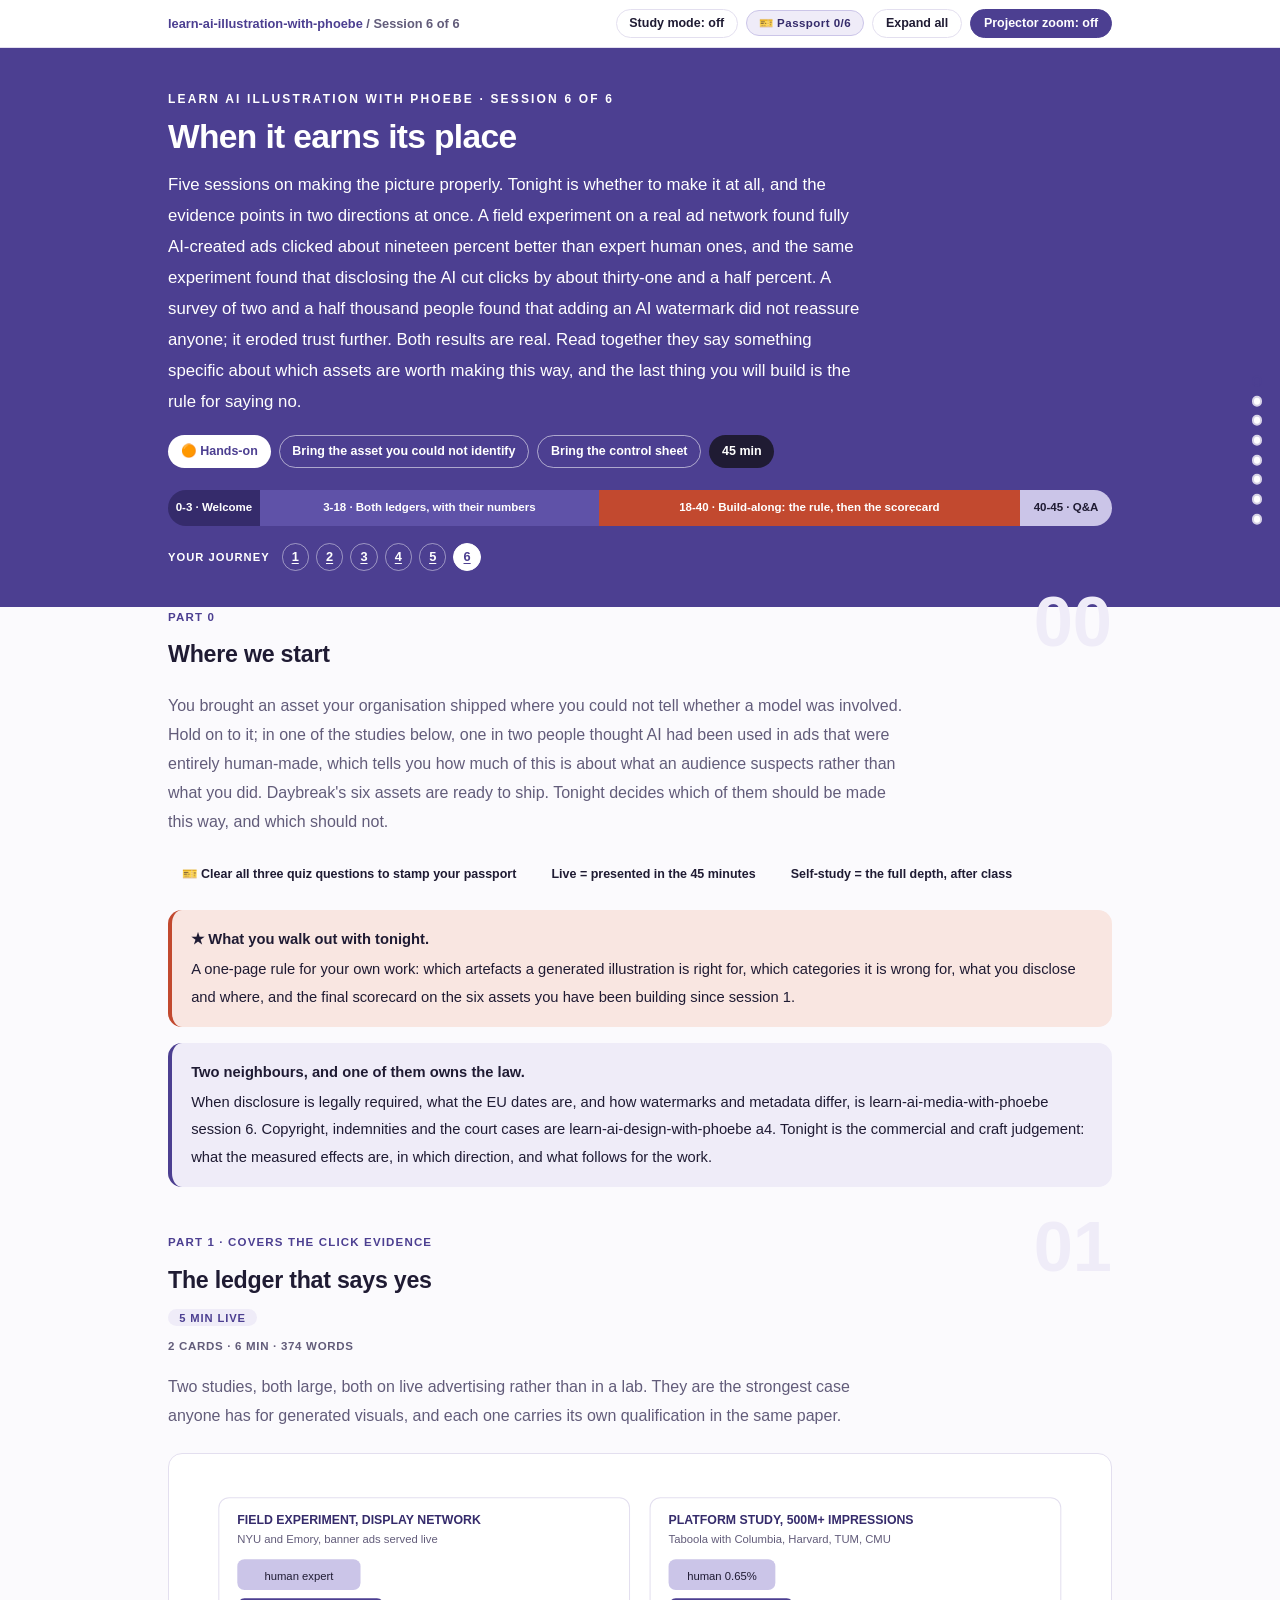
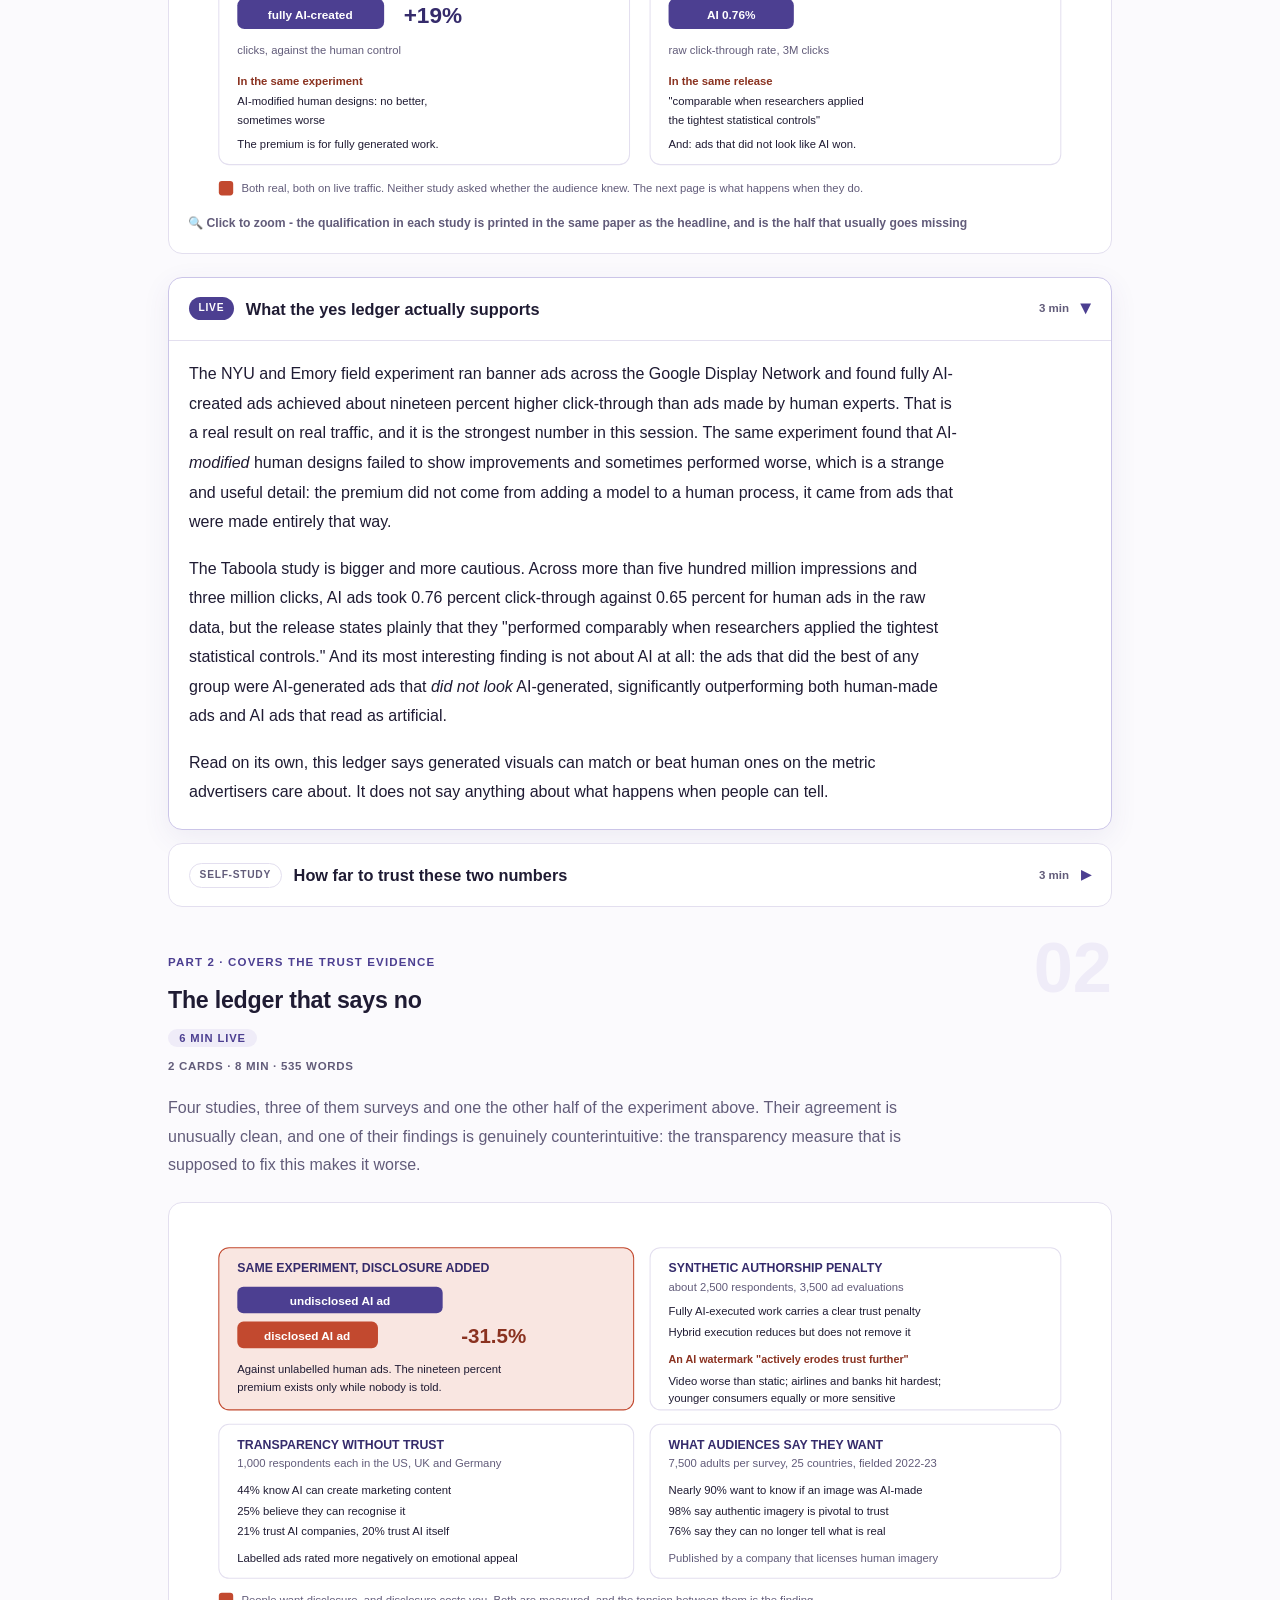
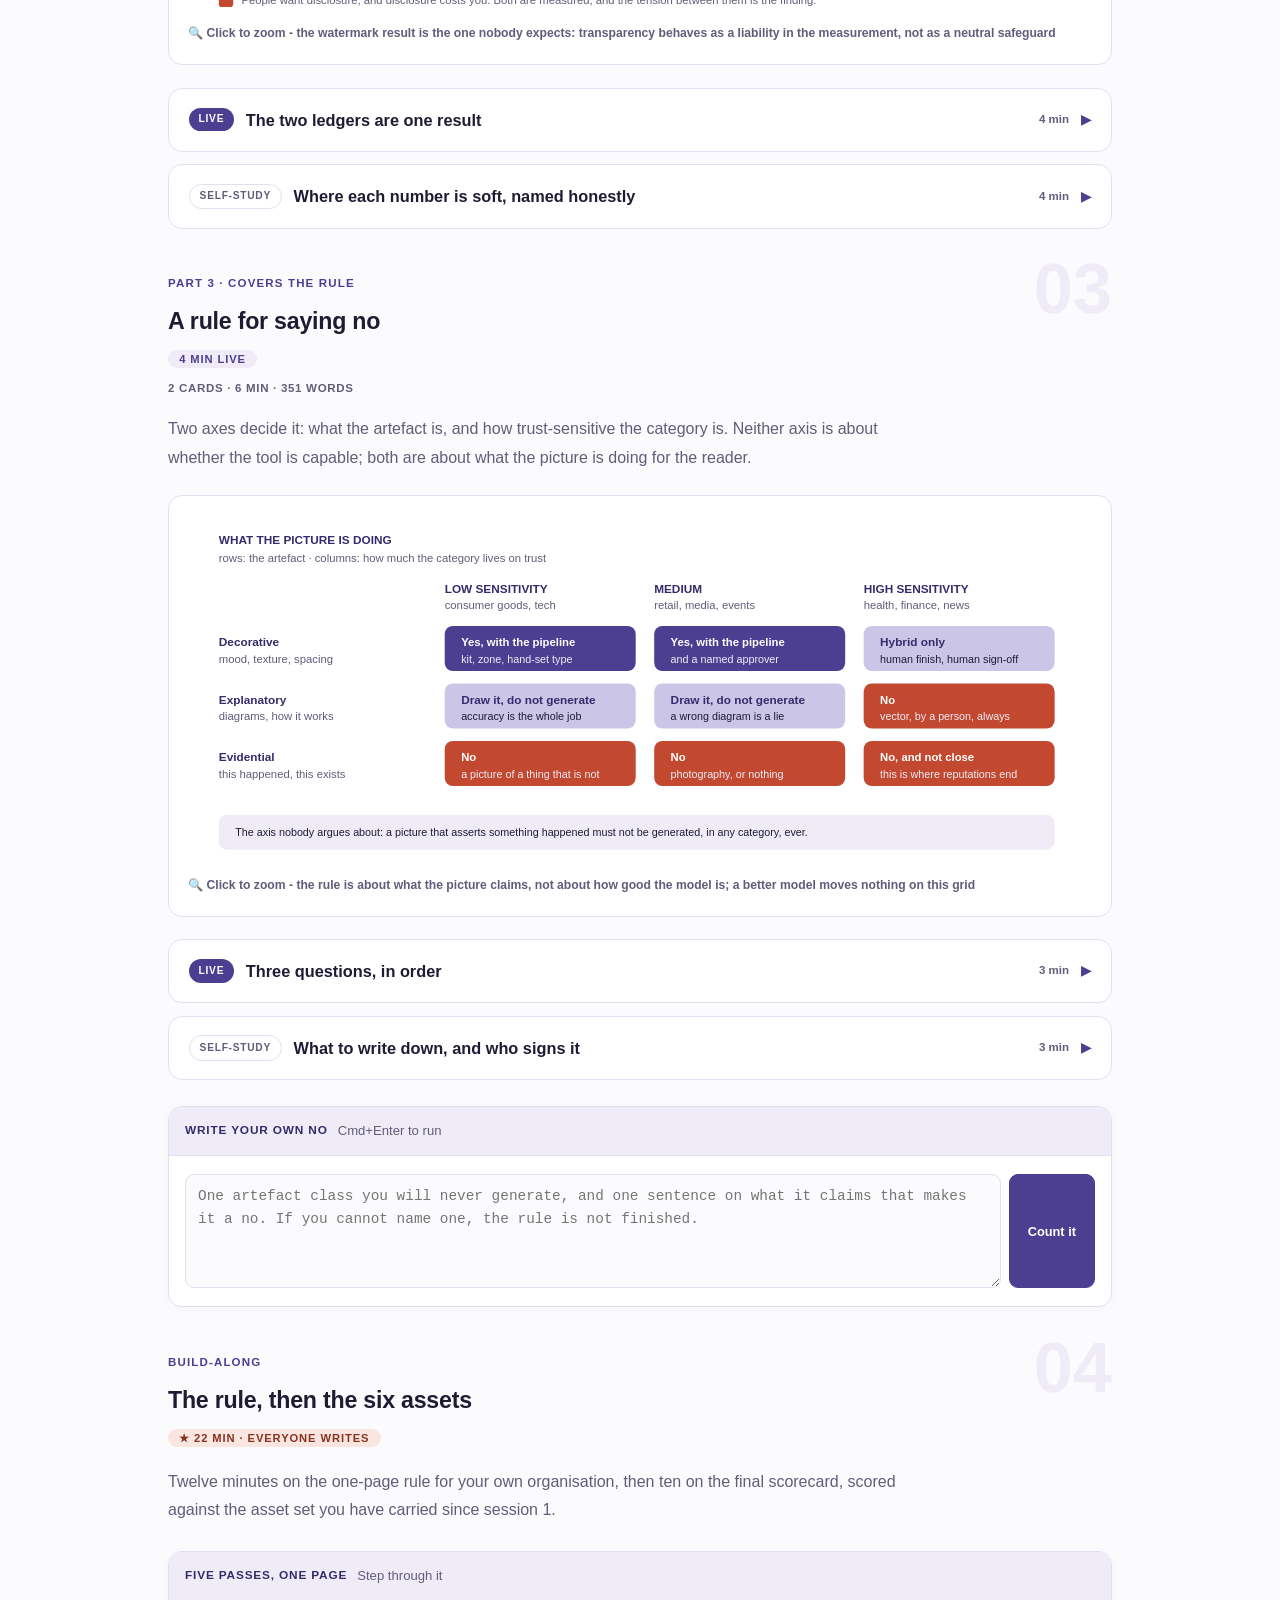
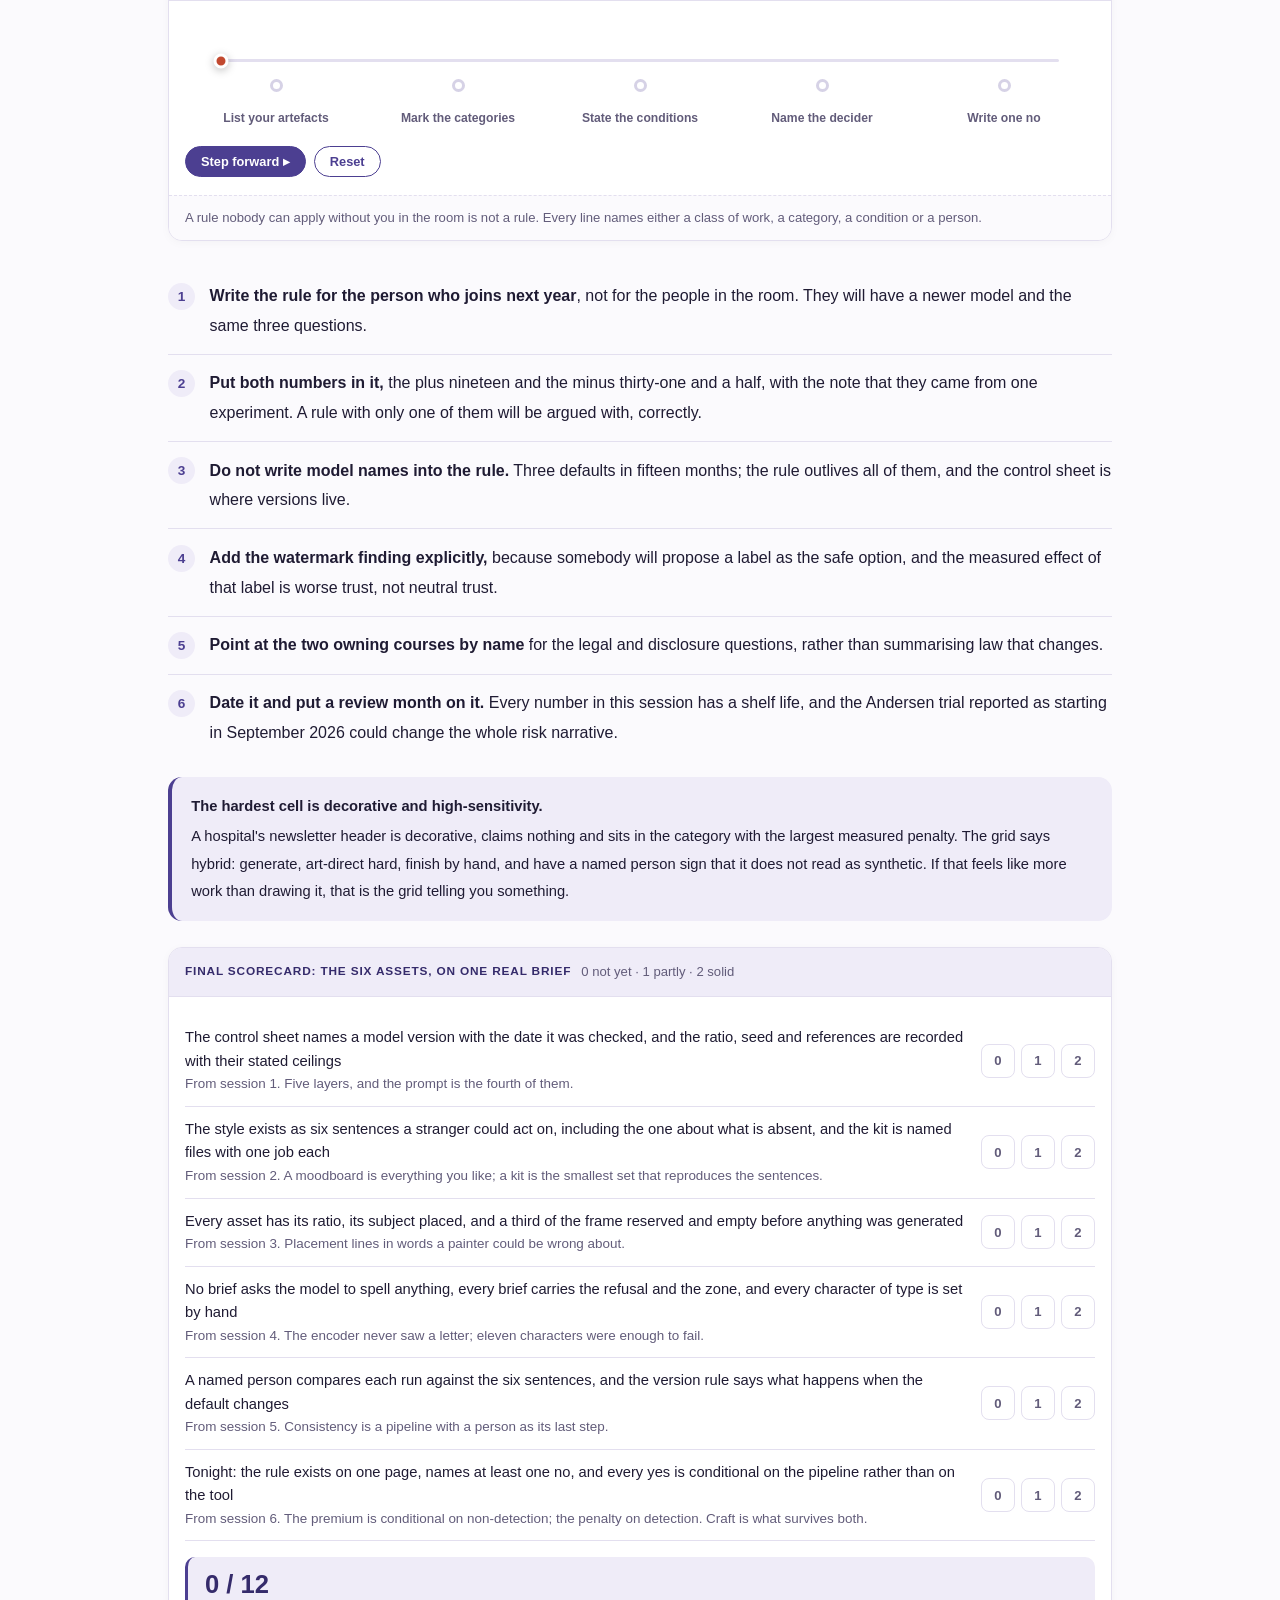
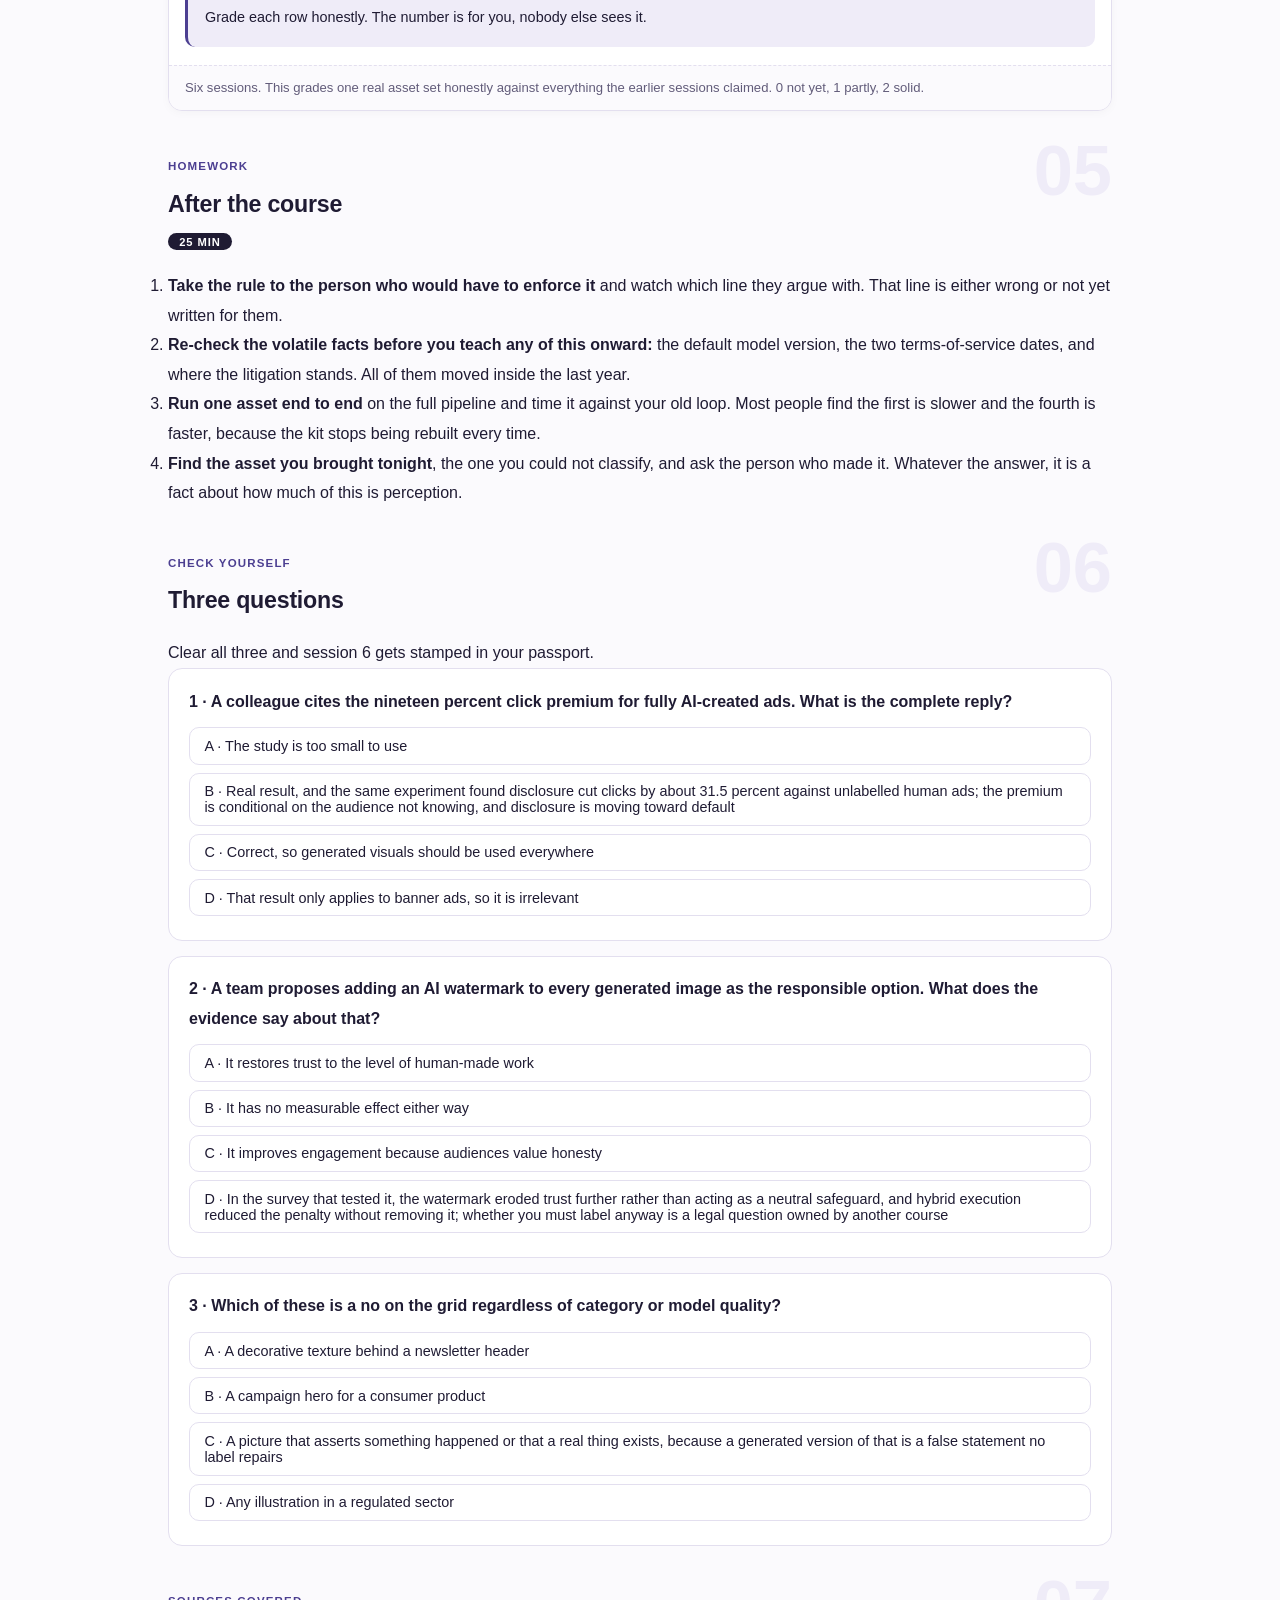
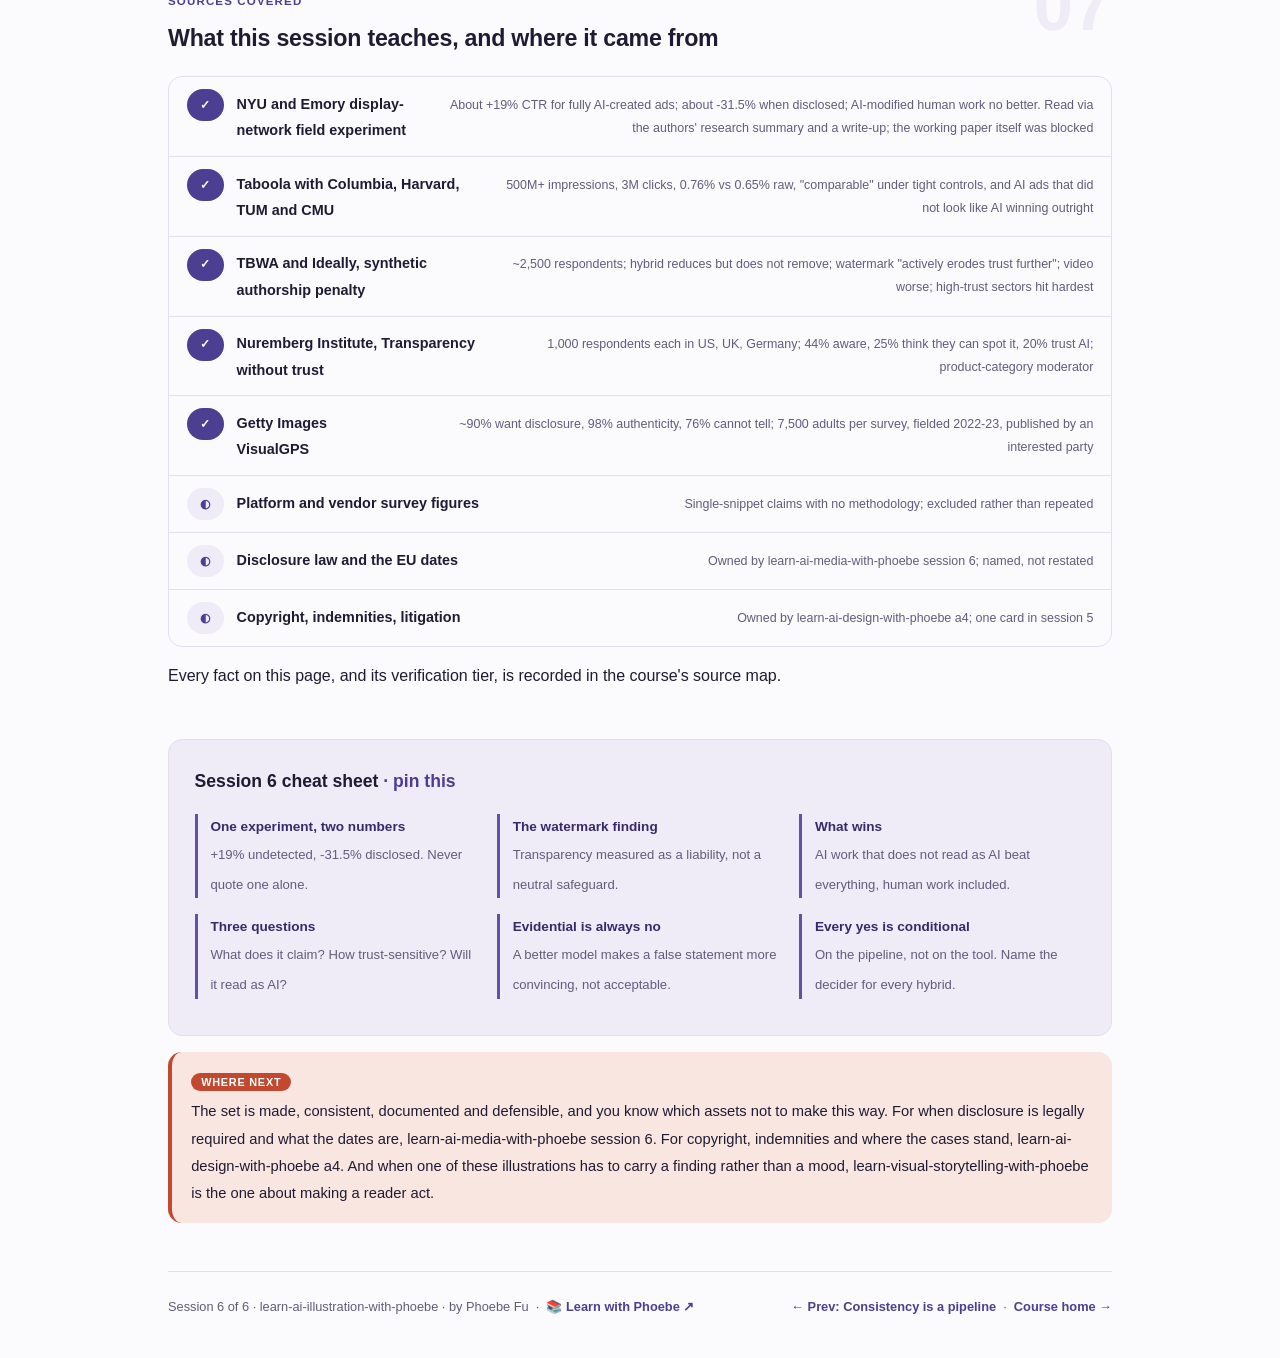
<file: courses/06-when-it-earns-its-place.html>
<!DOCTYPE html>
<html lang="en">
<head>
<meta charset="UTF-8">
<meta name="viewport" content="width=device-width, initial-scale=1.0">
<!-- social:start -->
<meta name="description" content="Session 6 of 6. Fully AI-made ads clicked about 19 percent better while nobody knew, and about 31.5 percent worse once disclosed, from the same experiment. The click evidence and the trust evidence side by side, and a rule for saying no by artefact and by category.">
<meta property="og:type" content="article">
<meta property="og:site_name" content="Learn with Phoebe">
<meta property="og:title" content="When it earns its place - learn AI illustration with phoebe">
<meta property="og:description" content="Session 6 of 6. The premium exists only while the audience does not know. The penalty arrives when they do, and a watermark makes it worse. What that leaves you is a case for craft.">
<meta property="og:url" content="https://phoebefu6.github.io/learn-ai-illustration-with-phoebe/courses/06-when-it-earns-its-place.html">
<meta property="og:image" content="https://phoebefu6.github.io/learn-ai-illustration-with-phoebe/assets/og-cover.png">
<meta property="og:image:width" content="1200">
<meta property="og:image:height" content="630">
<meta name="twitter:card" content="summary_large_image">
<meta name="twitter:title" content="When it earns its place - learn AI illustration with phoebe">
<meta name="twitter:description" content="Session 6 of 6. Click evidence and trust evidence side by side, and a rule for saying no.">
<meta name="twitter:image" content="https://phoebefu6.github.io/learn-ai-illustration-with-phoebe/assets/og-cover.png">
<!-- social:end -->
<title>Session 6 · When it earns its place - learn AI illustration with phoebe</title>
<link rel="stylesheet" href="../assets/style.css?v=22">
</head>
<body>

<div class="toolbar">
  <div class="wrap">
    <span class="crumb"><a href="../index.html">learn-ai-illustration-with-phoebe</a> / Session 6 of 6</span>
    <button class="btn" id="toggle-all" type="button">Expand all</button>
    <button class="btn primary" id="zoom-toggle" type="button">Projector zoom: off</button>
  </div>
</div>

<header class="masthead">
  <div class="wrap">
    <div class="eyebrow">Learn AI Illustration with Phoebe · Session 6 of 6</div>
    <h1>When it <span class="accent">earns its place</span></h1>
    <p class="sub">Five sessions on making the picture properly. Tonight is whether to make it at all, and the evidence points in two directions at once. A field experiment on a real ad network found fully AI-created ads clicked about nineteen percent better than expert human ones, and the same experiment found that disclosing the AI cut clicks by about thirty-one and a half percent. A survey of two and a half thousand people found that adding an AI watermark did not reassure anyone; it eroded trust further. Both results are real. Read together they say something specific about which assets are worth making this way, and the last thing you will build is the rule for saying no.</p>
    <div class="chip-row">
      <span class="chip level">🟠 Hands-on</span>
      <span class="chip audience">Bring the asset you could not identify</span>
      <span class="chip audience">Bring the control sheet</span>
      <span class="chip time">45 min</span>
    </div>
    <div class="agenda">
      <span class="a1" style="flex:1">0-3 · Welcome</span>
      <span class="a2" style="flex:4">3-18 · Both ledgers, with their numbers</span>
      <span class="a3" style="flex:5">18-40 · Build-along: the rule, then the scorecard</span>
      <span class="a4" style="flex:1">40-45 · Q&amp;A</span>
    </div>
  </div>
</header>

<main class="wrap">

  <section class="section" id="intro">
    <div class="section-kicker">
      <span class="klabel">Part 0</span>
      <h2>Where we start</h2>
    </div>
    <p class="lede">You brought an asset your organisation shipped where you could not tell whether a model was involved. Hold on to it; in one of the studies below, one in two people thought AI had been used in ads that were entirely human-made, which tells you how much of this is about what an audience suspects rather than what you did. Daybreak's six assets are ready to ship. Tonight decides which of them should be made this way, and which should not.</p>

    <div class="legend">
      <span class="pill">🎫 Clear all three quiz questions to stamp your passport</span>
      <span class="pill">Live = presented in the 45 minutes</span>
      <span class="pill">Self-study = the full depth, after class</span>
    </div>

    <div class="callout win">
      <p><strong>★ What you walk out with tonight.</strong> A one-page rule for your own work: which artefacts a generated illustration is right for, which categories it is wrong for, what you disclose and where, and the final scorecard on the six assets you have been building since session 1.</p>
    </div>

    <div class="callout tip">
      <p><strong>Two neighbours, and one of them owns the law.</strong> When disclosure is legally required, what the EU dates are, and how watermarks and metadata differ, is <span class="mono">learn-ai-media-with-phoebe</span> session 6. Copyright, indemnities and the court cases are <span class="mono">learn-ai-design-with-phoebe</span> a4. Tonight is the commercial and craft judgement: what the measured effects are, in which direction, and what follows for the work.</p>
    </div>
  </section>

  <section class="section" id="part-1">
    <div class="section-kicker">
      <span class="klabel">Part 1 · covers the click evidence</span>
      <h2>The ledger that says yes</h2>
      <span class="tag concept">5 min live</span>
    </div>
    <p class="lede">Two studies, both large, both on live advertising rather than in a lab. They are the strongest case anyone has for generated visuals, and each one carries its own qualification in the same paper.</p>

    <figure class="zoomable">
      <svg viewBox="0 0 880 320" xmlns="http://www.w3.org/2000/svg" role="img" aria-label="Two studies of AI-made advertising: a field experiment showing about nineteen percent higher clicks for fully AI-created ads, and a platform study showing 0.76 percent against 0.65 percent click-through that became comparable under tight statistical controls">
        <style>
          .i6aH { font: 800 12px Inter, sans-serif; fill: #352B6B; }
          .i6aT { font: 800 11.5px Inter, sans-serif; fill: #FFFFFF; }
          .i6aB { font: 400 11px Inter, sans-serif; fill: #1F1B33; }
          .i6aN { font: 400 11px Inter, sans-serif; fill: #625C7A; }
          .i6aS { font: 800 22px Inter, sans-serif; fill: #352B6B; }
          .i6aQ { font: 700 11px Inter, sans-serif; fill: #8A3220; }
        </style>

        <rect x="30" y="24" width="400" height="260" rx="10" fill="#FFFFFF" stroke="#E3DFEF"/>
        <text class="i6aH" x="48" y="50">FIELD EXPERIMENT, DISPLAY NETWORK</text>
        <text class="i6aN" x="48" y="68">NYU and Emory, banner ads served live</text>
        <rect x="48" y="84" width="120" height="30" rx="7" fill="#CBC5E8"/>
        <text class="i6aB" x="108" y="104" text-anchor="middle">human expert</text>
        <rect x="48" y="122" width="143" height="30" rx="7" fill="#4C3F91"/>
        <text class="i6aT" x="119" y="142" text-anchor="middle">fully AI-created</text>
        <text class="i6aS" x="210" y="146">+19%</text>
        <text class="i6aN" x="48" y="176">clicks, against the human control</text>
        <text class="i6aQ" x="48" y="206">In the same experiment</text>
        <text class="i6aB" x="48" y="226">AI-modified human designs: no better,</text>
        <text class="i6aB" x="48" y="244">sometimes worse</text>
        <text class="i6aB" x="48" y="268">The premium is for fully generated work.</text>

        <rect x="450" y="24" width="400" height="260" rx="10" fill="#FFFFFF" stroke="#E3DFEF"/>
        <text class="i6aH" x="468" y="50">PLATFORM STUDY, 500M+ IMPRESSIONS</text>
        <text class="i6aN" x="468" y="68">Taboola with Columbia, Harvard, TUM, CMU</text>
        <rect x="468" y="84" width="104" height="30" rx="7" fill="#CBC5E8"/>
        <text class="i6aB" x="520" y="104" text-anchor="middle">human 0.65%</text>
        <rect x="468" y="122" width="122" height="30" rx="7" fill="#4C3F91"/>
        <text class="i6aT" x="529" y="142" text-anchor="middle">AI 0.76%</text>
        <text class="i6aN" x="468" y="176">raw click-through rate, 3M clicks</text>
        <text class="i6aQ" x="468" y="206">In the same release</text>
        <text class="i6aB" x="468" y="226">"comparable when researchers applied</text>
        <text class="i6aB" x="468" y="244">the tightest statistical controls"</text>
        <text class="i6aB" x="468" y="268">And: ads that did not look like AI won.</text>

        <rect x="30" y="300" width="14" height="14" rx="3" fill="#C2492F"/>
        <text class="i6aN" x="52" y="311">Both real, both on live traffic. Neither study asked whether the audience knew. The next page is what happens when they do.</text>
      </svg>
      <figcaption>🔍 Click to zoom - the qualification in each study is printed in the same paper as the headline, and is the half that usually goes missing</figcaption>
    </figure>

    <details class="card" open>
      <summary><span class="mode live">Live</span>What the yes ledger actually supports<span class="mini">3 min</span><span class="caret">▶</span></summary>
      <div class="body">
        <p>The NYU and Emory field experiment ran banner ads across the Google Display Network and found fully AI-created ads achieved about nineteen percent higher click-through than ads made by human experts. That is a real result on real traffic, and it is the strongest number in this session. The same experiment found that AI-<em>modified</em> human designs failed to show improvements and sometimes performed worse, which is a strange and useful detail: the premium did not come from adding a model to a human process, it came from ads that were made entirely that way.</p>
        <p>The Taboola study is bigger and more cautious. Across more than five hundred million impressions and three million clicks, AI ads took 0.76 percent click-through against 0.65 percent for human ads in the raw data, but the release states plainly that they "performed comparably when researchers applied the tightest statistical controls." And its most interesting finding is not about AI at all: the ads that did the best of any group were AI-generated ads that <em>did not look</em> AI-generated, significantly outperforming both human-made ads and AI ads that read as artificial.</p>
        <p>Read on its own, this ledger says generated visuals can match or beat human ones on the metric advertisers care about. It does not say anything about what happens when people can tell.</p>
      </div>
    </details>

    <details class="card">
      <summary><span class="mode self">Self-study</span>How far to trust these two numbers<span class="mini">3 min</span><span class="caret">▶</span></summary>
      <div class="body">
        <p>Both are advertising studies, which means the outcome is a click, not a purchase, a brand impression or a reader's opinion of a report. An illustration in an annual review or on a product surface is not a banner ad, and nothing in either study speaks to it. Both are also recent enough that nobody has replicated them; the field-experiment numbers reached this page through the authors' own research summary and a write-up rather than the working paper itself, which sat behind a block, so the nineteen percent is a well-corroborated figure rather than one read from the source PDF.</p>
        <p>The honest handling is the one session 1 used on vendor documentation: take the number, name where it came from, and do not put it in a headline without the qualification that shares its paragraph. Anyone quoting the nineteen percent without the thirty-one and a half from the very same experiment is quoting half a result.</p>
      </div>
    </details>
  </section>

  <section class="section" id="part-2">
    <div class="section-kicker">
      <span class="klabel">Part 2 · covers the trust evidence</span>
      <h2>The ledger that says no</h2>
      <span class="tag concept">6 min live</span>
    </div>
    <p class="lede">Four studies, three of them surveys and one the other half of the experiment above. Their agreement is unusually clean, and one of their findings is genuinely counterintuitive: the transparency measure that is supposed to fix this makes it worse.</p>

    <figure class="zoomable">
      <svg viewBox="0 0 880 380" xmlns="http://www.w3.org/2000/svg" role="img" aria-label="Four findings on trust: disclosure cutting clicks by 31.5 percent, a watermark eroding trust further, survey numbers on awareness and trust in AI, and nearly 90 percent of consumers wanting to know whether an image was AI-made">
        <style>
          .i6bH { font: 800 12px Inter, sans-serif; fill: #352B6B; }
          .i6bT { font: 800 11.5px Inter, sans-serif; fill: #FFFFFF; }
          .i6bB { font: 400 11px Inter, sans-serif; fill: #1F1B33; }
          .i6bN { font: 400 11px Inter, sans-serif; fill: #625C7A; }
          .i6bS { font: 800 20px Inter, sans-serif; fill: #8A3220; }
          .i6bK { font: 700 10.5px Inter, sans-serif; fill: #8A3220; }
        </style>

        <rect x="30" y="24" width="404" height="158" rx="10" fill="#F9E6E1" stroke="#C2492F"/>
        <text class="i6bH" x="48" y="48">SAME EXPERIMENT, DISCLOSURE ADDED</text>
        <rect x="48" y="62" width="200" height="26" rx="6" fill="#4C3F91"/>
        <text class="i6bT" x="148" y="80" text-anchor="middle">undisclosed AI ad</text>
        <rect x="48" y="96" width="137" height="26" rx="6" fill="#C2492F"/>
        <text class="i6bT" x="116" y="114" text-anchor="middle">disclosed AI ad</text>
        <text class="i6bS" x="266" y="117">-31.5%</text>
        <text class="i6bB" x="48" y="146">Against unlabelled human ads. The nineteen percent</text>
        <text class="i6bB" x="48" y="164">premium exists only while nobody is told.</text>

        <rect x="450" y="24" width="400" height="158" rx="10" fill="#FFFFFF" stroke="#E3DFEF"/>
        <text class="i6bH" x="468" y="48">SYNTHETIC AUTHORSHIP PENALTY</text>
        <text class="i6bN" x="468" y="66">about 2,500 respondents, 3,500 ad evaluations</text>
        <text class="i6bB" x="468" y="90">Fully AI-executed work carries a clear trust penalty</text>
        <text class="i6bB" x="468" y="110">Hybrid execution reduces but does not remove it</text>
        <text class="i6bK" x="468" y="136">An AI watermark "actively erodes trust further"</text>
        <text class="i6bB" x="468" y="158">Video worse than static; airlines and banks hit hardest;</text>
        <text class="i6bB" x="468" y="174">younger consumers equally or more sensitive</text>

        <rect x="30" y="196" width="404" height="150" rx="10" fill="#FFFFFF" stroke="#E3DFEF"/>
        <text class="i6bH" x="48" y="220">TRANSPARENCY WITHOUT TRUST</text>
        <text class="i6bN" x="48" y="238">1,000 respondents each in the US, UK and Germany</text>
        <text class="i6bB" x="48" y="264">44% know AI can create marketing content</text>
        <text class="i6bB" x="48" y="284">25% believe they can recognise it</text>
        <text class="i6bB" x="48" y="304">21% trust AI companies, 20% trust AI itself</text>
        <text class="i6bB" x="48" y="330">Labelled ads rated more negatively on emotional appeal</text>

        <rect x="450" y="196" width="400" height="150" rx="10" fill="#FFFFFF" stroke="#E3DFEF"/>
        <text class="i6bH" x="468" y="220">WHAT AUDIENCES SAY THEY WANT</text>
        <text class="i6bN" x="468" y="238">7,500 adults per survey, 25 countries, fielded 2022-23</text>
        <text class="i6bB" x="468" y="264">Nearly 90% want to know if an image was AI-made</text>
        <text class="i6bB" x="468" y="284">98% say authentic imagery is pivotal to trust</text>
        <text class="i6bB" x="468" y="304">76% say they can no longer tell what is real</text>
        <text class="i6bN" x="468" y="330">Published by a company that licenses human imagery</text>

        <rect x="30" y="360" width="14" height="14" rx="3" fill="#C2492F"/>
        <text class="i6bN" x="52" y="371">People want disclosure, and disclosure costs you. Both are measured, and the tension between them is the finding.</text>
      </svg>
      <figcaption>🔍 Click to zoom - the watermark result is the one nobody expects: transparency behaves as a liability in the measurement, not as a neutral safeguard</figcaption>
    </figure>

    <details class="card">
      <summary><span class="mode live">Live</span>The two ledgers are one result<span class="mini">4 min</span><span class="caret">▶</span></summary>
      <div class="body">
        <p>The plus nineteen and the minus thirty-one and a half come from the same experiment, which is what makes this a finding rather than a disagreement between studies. <strong>The measured performance premium is conditional on non-detection. The measured trust penalty is conditional on detection or disclosure.</strong> They are two readings of one mechanism, and which one you get is decided by what the audience knows.</p>
        <p>The TBWA and Ideally survey adds the part that removes the easy escape. Hybrid execution, a human finishing a generated image, reduces the trust penalty but does not remove it. And adding an AI watermark, the thing a responsible team reaches for, "actively erodes trust further, turning transparency into a measurable liability rather than a neutral safeguard." The Nuremberg survey found the same direction: identical ads labelled as AI-generated were rated more negatively, particularly on emotional appeal.</p>
        <p>So a strategy that banks on the premium is a strategy with an expiry date, because disclosure is moving toward default and because one in two people in that survey already suspected AI in human-made work. What survives is the Taboola finding, arriving from the pro-AI side of the ledger: the work that wins is work that does not read as AI. Not because it is hiding, but because it was genuinely art-directed and finished by a person. That is an argument for craft and against volume, and it is the argument the five previous sessions have been building.</p>
      </div>
    </details>

    <details class="card">
      <summary><span class="mode self">Self-study</span>Where each number is soft, named honestly<span class="mini">4 min</span><span class="caret">▶</span></summary>
      <div class="body">
        <ul>
          <li><strong>The Getty survey sells the answer it found.</strong> Nearly ninety percent wanting disclosure and ninety-eight percent calling authenticity pivotal come from a company whose business is licensing human-made imagery and which is litigating against a model provider. The fieldwork also ran from July 2022 to September 2023, which makes it the oldest data here by a wide margin, in a subject that changes yearly.</li>
          <li><strong>The TBWA and Ideally work is industry research,</strong> not a peer-reviewed study, with about 2,500 respondents across about 3,500 evaluations. Its watermark finding is the one that most deserves replication and has not had it.</li>
          <li><strong>The Nuremberg survey is representative and small in scope:</strong> a thousand respondents in each of three countries, plus one labelling experiment in Germany. Its most transferable finding is a moderator rather than a headline: AI-generated ads were more accepted for innovative, high-technology products and less accepted for traditional ones.</li>
          <li><strong>Several widely circulated figures are not on this page at all.</strong> Numbers from marketing-platform blogs claiming particular percentages of consumers trusting brands less, or particular click-through gains, reached this build as single snippets from vendor-published sources with no methodology attached. They are excluded rather than repeated, which is also why you will not see a figure here for how accurately anyone detects AI images.</li>
        </ul>
        <div class="callout example">
          <span class="ex-pill">Real world</span>
          <p>Daybreak's founder asked whether the launch email should say the hero image was made with AI. The honest answer from this evidence is that a label will probably cost engagement, that not labelling may be a choice the law removes, and that the third option is the one their pipeline already supports: an illustration a person art-directed, refused lettering on, composed, typeset and signed off, which is both less likely to read as synthetic and more defensible when somebody asks.</p>
        </div>
      </div>
    </details>
  </section>

  <section class="section" id="part-3">
    <div class="section-kicker">
      <span class="klabel">Part 3 · covers the rule</span>
      <h2>A rule for saying no</h2>
      <span class="tag concept">4 min live</span>
    </div>
    <p class="lede">Two axes decide it: what the artefact is, and how trust-sensitive the category is. Neither axis is about whether the tool is capable; both are about what the picture is doing for the reader.</p>

    <figure class="zoomable">
      <svg viewBox="0 0 880 340" xmlns="http://www.w3.org/2000/svg" role="img" aria-label="A grid of artefact types against trust sensitivity showing where a generated illustration is a good fit, where a hybrid is required, and where it should not be used at all">
        <style>
          .i6cH { font: 800 11.5px Inter, sans-serif; fill: #352B6B; }
          .i6cT { font: 800 11px Inter, sans-serif; fill: #FFFFFF; }
          .i6cB { font: 400 10.5px Inter, sans-serif; fill: #1F1B33; }
          .i6cN { font: 400 11px Inter, sans-serif; fill: #625C7A; }
          .i6cW { font: 400 10.5px Inter, sans-serif; fill: #EFECF8; }
        </style>

        <text class="i6cH" x="30" y="28">WHAT THE PICTURE IS DOING</text>
        <text class="i6cN" x="30" y="46">rows: the artefact · columns: how much the category lives on trust</text>

        <text class="i6cH" x="250" y="76">LOW SENSITIVITY</text>
        <text class="i6cN" x="250" y="92">consumer goods, tech</text>
        <text class="i6cH" x="454" y="76">MEDIUM</text>
        <text class="i6cN" x="454" y="92">retail, media, events</text>
        <text class="i6cH" x="658" y="76">HIGH SENSITIVITY</text>
        <text class="i6cN" x="658" y="92">health, finance, news</text>

        <text class="i6cH" x="30" y="128">Decorative</text>
        <text class="i6cN" x="30" y="144">mood, texture, spacing</text>
        <rect x="250" y="108" width="186" height="44" rx="8" fill="#4C3F91"/>
        <text class="i6cT" x="266" y="128">Yes, with the pipeline</text>
        <text class="i6cW" x="266" y="144">kit, zone, hand-set type</text>
        <rect x="454" y="108" width="186" height="44" rx="8" fill="#4C3F91"/>
        <text class="i6cT" x="470" y="128">Yes, with the pipeline</text>
        <text class="i6cW" x="470" y="144">and a named approver</text>
        <rect x="658" y="108" width="186" height="44" rx="8" fill="#CBC5E8"/>
        <text class="i6cH" x="674" y="128">Hybrid only</text>
        <text class="i6cB" x="674" y="144">human finish, human sign-off</text>

        <text class="i6cH" x="30" y="184">Explanatory</text>
        <text class="i6cN" x="30" y="200">diagrams, how it works</text>
        <rect x="250" y="164" width="186" height="44" rx="8" fill="#CBC5E8"/>
        <text class="i6cH" x="266" y="184">Draw it, do not generate</text>
        <text class="i6cB" x="266" y="200">accuracy is the whole job</text>
        <rect x="454" y="164" width="186" height="44" rx="8" fill="#CBC5E8"/>
        <text class="i6cH" x="470" y="184">Draw it, do not generate</text>
        <text class="i6cB" x="470" y="200">a wrong diagram is a lie</text>
        <rect x="658" y="164" width="186" height="44" rx="8" fill="#C2492F"/>
        <text class="i6cT" x="674" y="184">No</text>
        <text class="i6cW" x="674" y="200">vector, by a person, always</text>

        <text class="i6cH" x="30" y="240">Evidential</text>
        <text class="i6cN" x="30" y="256">this happened, this exists</text>
        <rect x="250" y="220" width="186" height="44" rx="8" fill="#C2492F"/>
        <text class="i6cT" x="266" y="240">No</text>
        <text class="i6cW" x="266" y="256">a picture of a thing that is not</text>
        <rect x="454" y="220" width="186" height="44" rx="8" fill="#C2492F"/>
        <text class="i6cT" x="470" y="240">No</text>
        <text class="i6cW" x="470" y="256">photography, or nothing</text>
        <rect x="658" y="220" width="186" height="44" rx="8" fill="#C2492F"/>
        <text class="i6cT" x="674" y="240">No, and not close</text>
        <text class="i6cW" x="674" y="256">this is where reputations end</text>

        <rect x="30" y="292" width="814" height="34" rx="8" fill="#EFECF8"/>
        <text class="i6cB" x="46" y="313">The axis nobody argues about: a picture that asserts something happened must not be generated, in any category, ever.</text>
      </svg>
      <figcaption>🔍 Click to zoom - the rule is about what the picture claims, not about how good the model is; a better model moves nothing on this grid</figcaption>
    </figure>

    <details class="card">
      <summary><span class="mode live">Live</span>Three questions, in order<span class="mini">3 min</span><span class="caret">▶</span></summary>
      <div class="body">
        <p><strong>One: what is the picture claiming?</strong> Decorative claims nothing; explanatory claims that the world works this way; evidential claims that this happened or this exists. Evidential is a no everywhere, because a generated image of a real thing is a false statement regardless of how it was labelled, and the trust penalty is the least of what follows.</p>
        <p><strong>Two: how much does this category live on trust?</strong> The Nuremberg survey found generated ads more accepted for innovative, high-technology products and less for traditional ones; the TBWA work found high-trust sectors such as airlines and banking hit hardest. A coffee subscription sits in the middle. A hospital does not.</p>
        <p><strong>Three: will it read as AI?</strong> This is the craft question and it is the one you control. The Taboola result says ads that did not look AI-made beat everything, including human work. Everything in sessions 1 to 5, a locked kit, a composed frame, refused lettering and hand-set type, is how a picture stops reading as generated. A yes on the grid is conditional on that pipeline, not on the tool.</p>
      </div>
    </details>

    <details class="card">
      <summary><span class="mode self">Self-study</span>What to write down, and who signs it<span class="mini">3 min</span><span class="caret">▶</span></summary>
      <div class="body">
        <p>The rule is worth four lines on one page, because in practice it is applied by people who were not in this session. Name the artefact classes you make and put each in one of the three verdicts. Name the two or three categories your organisation works in and mark their sensitivity. State the pipeline conditions that a yes depends on, in the words of the control sheet: dated version, named kit, reserved zone, hand-set type, named comparer. And state who decides when the grid says hybrid, by role, because "hybrid only" without a named person is a yes with extra words.</p>
        <p>Then the disclosure question, which this page deliberately does not answer for you: what the law requires, where, and by when is owned by <span class="mono">learn-ai-media-with-phoebe</span> session 6, and it moves. The evidence here tells you what disclosure costs; the other course tells you when you have no choice. A rule that names both, and says which one wins when they conflict, is a rule that survives a legal review.</p>
      </div>
    </details>

    <div class="tryrow" data-fn="wordcount" data-multiline="1" data-title="Write your own no" data-hint="One artefact class you will never generate, and one sentence on what it claims that makes it a no. If you cannot name one, the rule is not finished." data-seed="" data-cta="Count it"></div>
  </section>

  <section class="section" id="demo-1">
    <div class="section-kicker">
      <span class="klabel">Build-along</span>
      <h2>The rule, then the six assets</h2>
      <span class="tag demo">★ 22 min · everyone writes</span>
    </div>
    <p class="lede">Twelve minutes on the one-page rule for your own organisation, then ten on the final scorecard, scored against the asset set you have carried since session 1.</p>

    <div class="tick" data-stages="List your artefacts|Mark the categories|State the conditions|Name the decider|Write one no" data-title="Five passes, one page" data-foot="A rule nobody can apply without you in the room is not a rule. Every line names either a class of work, a category, a condition or a person.">
      <p class="tick-note" data-stage="0"><b>List your artefacts.</b> The five or six kinds of picture your organisation actually makes: campaign hero, product shot, explanatory diagram, event photo, editorial illustration, social tile. Put each in decorative, explanatory or evidential.</p>
      <p class="tick-note" data-stage="1"><b>Mark the categories.</b> The sectors you work in, and how much each lives on trust. If you serve a regulated one, it gets its own line and its own verdict, not an average.</p>
      <p class="tick-note" data-stage="2"><b>State the conditions.</b> A yes depends on the pipeline: dated version, named kit at a recorded weight, reserved type zone, hand-set type, named comparer. Copy those five words from the control sheet so the rule and the sheet cannot drift apart.</p>
      <p class="tick-note" data-stage="3"><b>Name the decider.</b> By role, for every cell that says hybrid, and for anything the grid does not cover. An unnamed decider is how "hybrid only" becomes "yes" three months later.</p>
      <p class="tick-note" data-stage="4"><b>Write one no.</b> One artefact class you will not generate, with the sentence that says what it claims. The no is what makes the yeses credible to a sceptical colleague.</p>
    </div>

    <div class="steps">
      <div class="step"><p><strong>Write the rule for the person who joins next year</strong>, not for the people in the room. They will have a newer model and the same three questions.</p></div>
      <div class="step"><p><strong>Put both numbers in it,</strong> the plus nineteen and the minus thirty-one and a half, with the note that they came from one experiment. A rule with only one of them will be argued with, correctly.</p></div>
      <div class="step"><p><strong>Do not write model names into the rule.</strong> Three defaults in fifteen months; the rule outlives all of them, and the control sheet is where versions live.</p></div>
      <div class="step"><p><strong>Add the watermark finding explicitly,</strong> because somebody will propose a label as the safe option, and the measured effect of that label is worse trust, not neutral trust.</p></div>
      <div class="step"><p><strong>Point at the two owning courses by name</strong> for the legal and disclosure questions, rather than summarising law that changes.</p></div>
      <div class="step"><p><strong>Date it and put a review month on it.</strong> Every number in this session has a shelf life, and the Andersen trial reported as starting in September 2026 could change the whole risk narrative.</p></div>
    </div>

    <div class="callout tip">
      <p><strong>The hardest cell is decorative and high-sensitivity.</strong> A hospital's newsletter header is decorative, claims nothing and sits in the category with the largest measured penalty. The grid says hybrid: generate, art-direct hard, finish by hand, and have a named person sign that it does not read as synthetic. If that feels like more work than drawing it, that is the grid telling you something.</p>
    </div>

    <div class="scorecard" data-title="Final scorecard: the six assets, on one real brief" data-foot="Six sessions. This grades one real asset set honestly against everything the earlier sessions claimed. 0 not yet, 1 partly, 2 solid.">
      <div class="sc-row"><div class="sc-q">The control sheet names a model version with the date it was checked, and the ratio, seed and references are recorded with their stated ceilings
        <em>From session 1. Five layers, and the prompt is the fourth of them.</em></div></div>
      <div class="sc-row"><div class="sc-q">The style exists as six sentences a stranger could act on, including the one about what is absent, and the kit is named files with one job each
        <em>From session 2. A moodboard is everything you like; a kit is the smallest set that reproduces the sentences.</em></div></div>
      <div class="sc-row"><div class="sc-q">Every asset has its ratio, its subject placed, and a third of the frame reserved and empty before anything was generated
        <em>From session 3. Placement lines in words a painter could be wrong about.</em></div></div>
      <div class="sc-row"><div class="sc-q">No brief asks the model to spell anything, every brief carries the refusal and the zone, and every character of type is set by hand
        <em>From session 4. The encoder never saw a letter; eleven characters were enough to fail.</em></div></div>
      <div class="sc-row"><div class="sc-q">A named person compares each run against the six sentences, and the version rule says what happens when the default changes
        <em>From session 5. Consistency is a pipeline with a person as its last step.</em></div></div>
      <div class="sc-row"><div class="sc-q">Tonight: the rule exists on one page, names at least one no, and every yes is conditional on the pipeline rather than on the tool
        <em>From session 6. The premium is conditional on non-detection; the penalty on detection. Craft is what survives both.</em></div></div>
    </div>
  </section>

  <section class="section" id="exercise">
    <div class="section-kicker">
      <span class="klabel">Homework</span>
      <h2>After the course</h2>
      <span class="tag exercise">25 min</span>
    </div>
    <ol>
      <li><strong>Take the rule to the person who would have to enforce it</strong> and watch which line they argue with. That line is either wrong or not yet written for them.</li>
      <li><strong>Re-check the volatile facts before you teach any of this onward:</strong> the default model version, the two terms-of-service dates, and where the litigation stands. All of them moved inside the last year.</li>
      <li><strong>Run one asset end to end</strong> on the full pipeline and time it against your old loop. Most people find the first is slower and the fourth is faster, because the kit stops being rebuilt every time.</li>
      <li><strong>Find the asset you brought tonight</strong>, the one you could not classify, and ask the person who made it. Whatever the answer, it is a fact about how much of this is perception.</li>
    </ol>
  </section>

  <section class="section" id="quiz">
    <div class="section-kicker">
      <span class="klabel">Check yourself</span>
      <h2>Three questions</h2>
    </div>
    <p>Clear all three and session 6 gets stamped in your passport.</p>

    <div class="quiz-q" data-answer="1">
      <p class="qtext">1 · A colleague cites the nineteen percent click premium for fully AI-created ads. What is the complete reply?</p>
      <button class="qopt" type="button">A · The study is too small to use</button>
      <button class="qopt" type="button">B · Real result, and the same experiment found disclosure cut clicks by about 31.5 percent against unlabelled human ads; the premium is conditional on the audience not knowing, and disclosure is moving toward default</button>
      <button class="qopt" type="button">C · Correct, so generated visuals should be used everywhere</button>
      <button class="qopt" type="button">D · That result only applies to banner ads, so it is irrelevant</button>
      <p class="qwhy">Both numbers come from one field experiment on the same network. Quoting either alone misrepresents it. The same paper also found AI-modified human designs were no better and sometimes worse, which is why the premium is specifically about fully generated work and specifically about undetected work.</p>
    </div>

    <div class="quiz-q" data-answer="3">
      <p class="qtext">2 · A team proposes adding an AI watermark to every generated image as the responsible option. What does the evidence say about that?</p>
      <button class="qopt" type="button">A · It restores trust to the level of human-made work</button>
      <button class="qopt" type="button">B · It has no measurable effect either way</button>
      <button class="qopt" type="button">C · It improves engagement because audiences value honesty</button>
      <button class="qopt" type="button">D · In the survey that tested it, the watermark eroded trust further rather than acting as a neutral safeguard, and hybrid execution reduced the penalty without removing it; whether you must label anyway is a legal question owned by another course</button>
      <p class="qwhy">The synthetic authorship work found transparency behaving as a measurable liability in its data, which is counterintuitive and unreplicated, and worth stating as what one survey found. It does not follow that you should not disclose: the legal duty is separate, and that is why the rule names both and says which wins.</p>
    </div>

    <div class="quiz-q" data-answer="2">
      <p class="qtext">3 · Which of these is a no on the grid regardless of category or model quality?</p>
      <button class="qopt" type="button">A · A decorative texture behind a newsletter header</button>
      <button class="qopt" type="button">B · A campaign hero for a consumer product</button>
      <button class="qopt" type="button">C · A picture that asserts something happened or that a real thing exists, because a generated version of that is a false statement no label repairs</button>
      <button class="qopt" type="button">D · Any illustration in a regulated sector</button>
      <p class="qwhy">The evidential row is the one nobody argues about. A better model makes the false statement more convincing, not more acceptable. Regulated sectors are a hybrid-or-no depending on the row, and decorative work in a low-trust category is the clearest yes, conditional on the pipeline.</p>
    </div>

    <p class="quiz-score"></p>
  </section>

  <section class="section" id="official">
    <div class="section-kicker">
      <span class="klabel">Sources covered</span>
      <h2>What this session teaches, and where it came from</h2>
    </div>
    <div class="covered">
      <div class="covered-row"><span class="status pill solid">✓</span><span class="name">NYU and Emory display-network field experiment</span><span class="note">About +19% CTR for fully AI-created ads; about -31.5% when disclosed; AI-modified human work no better. Read via the authors' research summary and a write-up; the working paper itself was blocked</span></div>
      <div class="covered-row"><span class="status pill solid">✓</span><span class="name">Taboola with Columbia, Harvard, TUM and CMU</span><span class="note">500M+ impressions, 3M clicks, 0.76% vs 0.65% raw, "comparable" under tight controls, and AI ads that did not look like AI winning outright</span></div>
      <div class="covered-row"><span class="status pill solid">✓</span><span class="name">TBWA and Ideally, synthetic authorship penalty</span><span class="note">~2,500 respondents; hybrid reduces but does not remove; watermark "actively erodes trust further"; video worse; high-trust sectors hit hardest</span></div>
      <div class="covered-row"><span class="status pill solid">✓</span><span class="name">Nuremberg Institute, Transparency without trust</span><span class="note">1,000 respondents each in US, UK, Germany; 44% aware, 25% think they can spot it, 20% trust AI; product-category moderator</span></div>
      <div class="covered-row"><span class="status pill solid">✓</span><span class="name">Getty Images VisualGPS</span><span class="note">~90% want disclosure, 98% authenticity, 76% cannot tell; 7,500 adults per survey, fielded 2022-23, published by an interested party</span></div>
      <div class="covered-row"><span class="status pill light">◐</span><span class="name">Platform and vendor survey figures</span><span class="note">Single-snippet claims with no methodology; excluded rather than repeated</span></div>
      <div class="covered-row"><span class="status pill light">◐</span><span class="name">Disclosure law and the EU dates</span><span class="note">Owned by learn-ai-media-with-phoebe session 6; named, not restated</span></div>
      <div class="covered-row"><span class="status pill light">◐</span><span class="name">Copyright, indemnities, litigation</span><span class="note">Owned by learn-ai-design-with-phoebe a4; one card in session 5</span></div>
    </div>
    <p class="mono" style="margin-top:14px">Every fact on this page, and its verification tier, is recorded in the course's source map.</p>
  </section>

  <section class="cheat" id="cheatsheet">
    <h3>Session 6 cheat sheet <span>· pin this</span></h3>
    <div class="grid-2">
      <div class="cheat-item"><b>One experiment, two numbers</b><span>+19% undetected, -31.5% disclosed. Never quote one alone.</span></div>
      <div class="cheat-item"><b>The watermark finding</b><span>Transparency measured as a liability, not a neutral safeguard.</span></div>
      <div class="cheat-item"><b>What wins</b><span>AI work that does not read as AI beat everything, human work included.</span></div>
      <div class="cheat-item"><b>Three questions</b><span>What does it claim? How trust-sensitive? Will it read as AI?</span></div>
      <div class="cheat-item"><b>Evidential is always no</b><span>A better model makes a false statement more convincing, not acceptable.</span></div>
      <div class="cheat-item"><b>Every yes is conditional</b><span>On the pipeline, not on the tool. Name the decider for every hybrid.</span></div>
    </div>
  </section>

  <div class="callout next">
    <span class="nx-pill">Where next</span>
    <p>The set is made, consistent, documented and defensible, and you know which assets not to make this way. For when disclosure is legally required and what the dates are, <span class="mono">learn-ai-media-with-phoebe</span> session 6. For copyright, indemnities and where the cases stand, <span class="mono">learn-ai-design-with-phoebe</span> a4. And when one of these illustrations has to carry a finding rather than a mood, <span class="mono">learn-visual-storytelling-with-phoebe</span> is the one about making a reader act.</p>
  </div>

  <footer class="pagefoot">
    <span>Session 6 of 6 · learn-ai-illustration-with-phoebe · by Phoebe Fu &nbsp;·&nbsp; 📚 <a href="https://phoebefu6.github.io/learn-with-phoebe/">Learn with Phoebe ↗</a></span>
    <span><a href="05-consistency-is-a-pipeline.html">← Prev: Consistency is a pipeline</a> &nbsp;·&nbsp; <a href="../index.html">Course home →</a></span>
  </footer>

</main>

<script src="../assets/app.js?v=20"></script>
</body>
</html>
</file>
<file: assets/style.css>
/* learn-ai-illustration-with-phoebe - editorial bold design system
   Accent: spruce #4C3F91 · Ink deep spruce #352B6B · Flagship: burnt orange #C2492F
   (CSS var names still read --indigo/--amber; they hold spruce and burnt orange.)
   NOTE: this is the PAGE chrome. The bench palette inside map-live.js is separate. */

:root {
  --indigo: #4C3F91;
  --indigo-deep: #352B6B;
  --indigo-mid: #5F52A8;
  --indigo-soft: #CBC5E8;
  --indigo-50: #EFECF8;
  --ink: #1F1B33;
  --muted: #625C7A;
  --faint: #D6D2E6;
  --hairline: #E3DFEF;
  --amber: #C2492F;
  --amber-ink: #8A3220;
  --amber-50: #F9E6E1;
  --paper: #FBFAFD;
  --code-bg: #EFECF8;
  --code-ink: #1F1B33;
  --radius: 14px;
}

* { margin: 0; padding: 0; box-sizing: border-box; }

html { font-size: 16px; scroll-behavior: smooth; }
html.zoom-125 { font-size: 20px; }
html.zoom-150 { font-size: 24px; }

body {
  font-family: "Inter", -apple-system, BlinkMacSystemFont, "Segoe UI", Roboto, sans-serif;
  background: var(--paper);
  color: var(--ink);
  line-height: 1.85;
  font-feature-settings: "tnum";
}

.wrap { max-width: 62rem; margin: 0 auto; padding: 0 1.5rem; }

/* ---------- header band ---------- */
.masthead {
  background: var(--indigo);
  color: #fff;
  padding: 2.5rem 0 2.25rem;
}
.masthead .eyebrow {
  font-size: .75rem;
  letter-spacing: .18em;
  text-transform: uppercase;
  opacity: 1;
  font-weight: 600;
}
.masthead h1 {
  font-size: 2.1rem;
  line-height: 1.15;
  font-weight: 800;
  margin: .5rem 0 .75rem;
  letter-spacing: -.02em;
}
.masthead h1 .accent { color: inherit; }
.masthead .sub { font-size: 1.05rem; opacity: 1; max-width: 44rem; }

.chip-row { display: flex; flex-wrap: wrap; gap: .5rem; margin-top: 1.1rem; }
.chip {
  display: inline-flex;
  align-items: center;
  gap: .35rem;
  border-radius: 999px;
  padding: .25rem .8rem;
  font-size: .78rem;
  font-weight: 600;
  white-space: nowrap;
}
.chip.level { background: #fff; color: var(--indigo); }
.chip.audience { background: rgba(255,255,255,.08); color: #fff; border: 1px solid rgba(255,255,255,.35); }
.chip.time { background: var(--ink); color: #fff; font-variant-numeric: tabular-nums; }


/* ---------- agenda band ----------
   Recovered 2026-09-02. These six repos were scaffolded from a stylesheet that had
   lost this block, so .agenda rendered as run-on inline text ~700px tall inside the
   masthead. 87 of 93 repos carry it; these were the exception, and they were also the
   six the estate sweep could not see. See course-builder/references/field-notes.md.

   .a3 does NOT reuse the donor's `color: var(--amber-ink)`: that pair falls below
   4.5:1 against --amber in all six palettes, which is the same failure the sweep
   flags on the wellbeing courses. The literal below is the darkest tone of this
   repo's own amber-ink that clears 4.5:1, so the band stays bright. Recompute it if
   --amber changes. */
.agenda {
  display: flex;
  border-radius: 999px;
  overflow: hidden;
  margin: 1.4rem 0 0;
  font-size: .72rem;
  font-weight: 600;
  text-align: center;
  color: #fff;
}
.agenda span { padding: .45rem .3rem; white-space: nowrap; overflow: hidden; text-overflow: ellipsis; }
.agenda .a1 { background: var(--indigo-deep); }
.agenda .a2 { background: var(--indigo-mid); }
.agenda .a3 { background: var(--amber); color: #FFFFFF; }
.agenda .a4 { background: var(--indigo-soft); color: var(--ink); }

/* ---------- toolbar ---------- */
.toolbar {
  position: sticky;
  top: 0;
  z-index: 40;
  background: rgba(255,255,255,.94);
  backdrop-filter: blur(6px);
  border-bottom: 1px solid var(--hairline);
  padding: .55rem 0;
}
.toolbar .wrap { display: flex; align-items: center; gap: .5rem; flex-wrap: nowrap; }
.toolbar .crumb { font-size: .8rem; color: var(--muted); font-weight: 600; margin-right: auto; min-width: 0; white-space: nowrap; overflow: hidden; text-overflow: ellipsis; }
.toolbar .btn { white-space: nowrap; flex: none; padding: .38rem .8rem; font-size: .78rem; line-height: 1.2; }
.toolbar .crumb a { color: var(--indigo); text-decoration: none; }
.btn {
  border: 1px solid var(--hairline);
  background: #fff;
  color: var(--ink);
  border-radius: 999px;
  padding: .35rem .9rem;
  font-size: .78rem;
  font-weight: 600;
  cursor: pointer;
  font-family: inherit;
  transition: all .15s ease;
}
.btn:hover { border-color: var(--indigo); color: var(--indigo); }
.btn.primary { background: var(--indigo); border-color: var(--indigo); color: #fff; }
.btn.primary:hover { background: var(--indigo-deep); }

/* ---------- sections ---------- */
main { padding: 2.5rem 0 4rem; }

.section { margin-bottom: 2.8rem; }
.section-kicker { margin-bottom: 1rem; }
.section-kicker .klabel {
  display: block;
  font-size: .72rem;
  text-transform: uppercase;
  letter-spacing: .1em;
  color: var(--indigo);
  font-weight: 700;
  margin-bottom: .35rem;
}
.section-kicker h2 {
  font-size: 1.45rem;
  font-weight: 800;
  letter-spacing: -.01em;
  display: flex;
  align-items: center;
  gap: .7rem;
  flex-wrap: wrap;
}
.section-kicker .tag {
  border-radius: 999px;
  padding: .18rem .7rem;
  font-size: .7rem;
  font-weight: 700;
  text-transform: uppercase;
  letter-spacing: .08em;
}
.tag.concept { background: var(--indigo-50); color: var(--indigo); }
.tag.demo { background: var(--amber-50); color: var(--amber-ink); }
.tag.exercise { background: var(--ink); color: #fff; }

.lede { color: var(--muted); max-width: 46rem; margin-bottom: 1.4rem; line-height: 1.8; }

/* live vs self-study markers on cards */
.mode {
  font-size: .64rem;
  font-weight: 700;
  text-transform: uppercase;
  letter-spacing: .07em;
  padding: .14rem .6rem;
  border-radius: 999px;
  flex: none;
}
.mode.live { background: var(--indigo); color: #fff; }
.mode.self { background: #fff; color: var(--muted); border: 1px solid var(--hairline); }

/* ---------- accordions ---------- */
details.card {
  border: 1px solid var(--hairline);
  border-radius: var(--radius);
  margin-bottom: .8rem;
  overflow: hidden;
  background: #fff;
}
details.card[open] { border-color: var(--indigo-soft); box-shadow: 0 8px 28px rgba(76,63,145,.08); }
details.card summary {
  list-style: none;
  cursor: pointer;
  padding: 1rem 1.25rem;
  display: flex;
  align-items: center;
  gap: .75rem;
  font-weight: 700;
  font-size: 1.02rem;
  user-select: none;
}
details.card summary::-webkit-details-marker { display: none; }
details.card summary .dot {
  width: .6rem; height: .6rem;
  border-radius: 999px;
  background: var(--indigo);
  flex: none;
}
details.card summary .mini { margin-left: auto; font-size: .72rem; color: var(--muted); font-weight: 600; white-space: nowrap; }
details.card summary .caret { transition: transform .2s ease; color: var(--indigo); font-size: .8rem; }
details.card[open] summary .caret { transform: rotate(90deg); }
details.card .body { padding: 0 1.25rem 1.4rem; border-top: 1px solid var(--hairline); padding-top: 1.15rem; }
details.card .body p { margin-bottom: 1.05rem; max-width: 48rem; }
details.card .body p:last-child { margin-bottom: 0; }
details.card .body ul, details.card .body ol { margin: 0 0 1.1rem 1.2rem; max-width: 47rem; }
details.card .body li { margin-bottom: .65rem; }
details.card .body h4 { font-size: .95rem; font-weight: 700; margin: 1.1rem 0 .45rem; }
details.card .body h4:first-child { margin-top: 0; }

/* ---------- pills & legends ---------- */
.legend { display: flex; flex-wrap: wrap; gap: .5rem; margin: 0 0 1.2rem; }
.pill {
  display: inline-flex;
  align-items: center;
  gap: .4rem;
  border-radius: 999px;
  padding: .28rem .85rem;
  font-size: .78rem;
  font-weight: 600;
}
.pill.solid { background: var(--indigo); color: #fff; }
.pill.light { background: var(--indigo-50); color: var(--indigo); }
.pill.inkpill { background: var(--ink); color: #fff; }
.pill.amber, .pill.peach { background: var(--amber); color: #fff; }
.pill.bare { color: var(--muted); }

/* ---------- 4D grid ---------- */
.grid-2 { display: grid; grid-template-columns: repeat(auto-fit, minmax(15rem, 1fr)); gap: .8rem; margin: .5rem 0 1rem; }
.d-card {
  border: 1px solid var(--hairline);
  border-left: 4px solid var(--indigo);
  border-radius: 10px;
  padding: 1rem 1.1rem;
}
.d-card h4 { font-size: .95rem; margin-bottom: .3rem; }
.d-card h4 .lead-letter { color: var(--indigo); }
.d-card p { font-size: .86rem; color: var(--muted); margin: 0; }

/* ---------- tables ---------- */
table.clean { width: 100%; border-collapse: collapse; font-size: .9rem; margin: .4rem 0 1rem; }
table.clean th {
  text-align: left;
  font-size: .72rem;
  text-transform: uppercase;
  letter-spacing: .08em;
  color: var(--muted);
  padding: .5rem .6rem;
  border-bottom: 2px solid var(--ink);
}
table.clean td { padding: .7rem .6rem; border-bottom: .5px solid var(--hairline); vertical-align: top; line-height: 1.7; }
table.clean td:first-child { font-weight: 600; }

/* ---------- prompt boxes ---------- */
.prompt-box{
  position: relative;
  background: #EFECF8;
  border: 1px solid #E3DFEF;
  color: #1F1B33;
  border-radius: var(--radius);
  padding: 1.1rem 1.2rem;
  margin: 1rem 0 1.2rem;
  font-family: "SF Mono", ui-monospace, Menlo, Consolas, monospace;
  font-size: .84rem;
  line-height: 1.65;
  white-space: pre-wrap;
  word-break: break-word;
}
.prompt-box .label{
  position: absolute;
  top: -0.7rem;
  left: 1rem;
  background: #4C3F91;
  color: #FFFFFF;
  font-family: "Inter", -apple-system, sans-serif;
  font-size: .68rem;
  font-weight: 700;
  letter-spacing: .06em;
  text-transform: uppercase;
  border-radius: 999px;
  padding: .15rem .7rem;
}
.prompt-box.bad .label { background: var(--faint); color: var(--ink); }
.prompt-box.good .label { background: var(--amber); color: #fff; }
.copy-btn{
  position: absolute;
  top: .7rem;
  right: .7rem;
  background: #FFFFFF;
  border: 1px solid #E3DFEF;
  color: #1F1B33;
  border-radius: 999px;
  padding: .25rem .8rem;
  font-size: .72rem;
  font-weight: 600;
  cursor: pointer;
  font-family: "Inter", -apple-system, sans-serif;
  transition: background .15s ease;
}
.copy-btn:hover { background: #E3DFEF; }
.copy-btn.copied { background: var(--amber); border-color: var(--amber); color: #fff; }

/* ---------- demo steps ---------- */
.steps { counter-reset: step; margin: .6rem 0 1rem; }
.step {
  display: grid;
  grid-template-columns: max-content minmax(0, 1fr);
  column-gap: .9rem;
  row-gap: .2rem;
  padding: .85rem 0;
  border-bottom: .5px solid var(--hairline);
}
.step > * { grid-column: 2; min-width: 0; }
.step > .prompt-box { margin: .8rem 0 .4rem; }
.step:last-child { border-bottom: none; }
.step::before {
  counter-increment: step;
  content: counter(step);
  flex: none;
  width: 1.7rem; height: 1.7rem;
  border-radius: 999px;
  background: var(--indigo-50);
  color: var(--indigo);
  font-weight: 700;
  font-size: .85rem;
  display: inline-flex;
  align-items: center;
  justify-content: center;
  margin-top: .1rem;
}
.step p { margin: 0; }

/* ---------- callouts ---------- */
.callout {
  border-radius: var(--radius);
  padding: 1rem 1.2rem;
  margin: 1rem 0;
  font-size: .92rem;
}
.callout.tip { background: var(--indigo-50); border-left: 4px solid var(--indigo); }
.callout.win { background: var(--amber-50); border-left: 4px solid var(--amber); }
.callout strong:first-child { display: block; margin-bottom: .2rem; }

.callout.example {
  background: #FFFFFF;
  border: 1px solid var(--hairline);
  border-left: 4px solid var(--amber);
  font-size: .9rem;
}
.callout.example .ex-pill {
  display: inline-block;
  background: var(--amber);
  color: #fff;
  border-radius: 999px;
  padding: .15rem .7rem;
  font-size: .68rem;
  font-weight: 700;
  text-transform: uppercase;
  letter-spacing: .06em;
  margin-bottom: .5rem;
}
.callout.example p { margin: 0 0 .75rem; max-width: 47rem; }
.callout.example p:last-child { margin-bottom: 0; }
.callout.example ul { margin: 0 0 0 1.1rem; max-width: 46rem; }
.callout.example li { margin-bottom: .6rem; }
.callout.example li:last-child { margin-bottom: 0; }

/* ---------- zoomable figures ---------- */
figure.zoomable {
  border: 1px solid var(--hairline);
  border-radius: var(--radius);
  padding: 1.2rem;
  margin: 1rem 0 1.4rem;
  cursor: zoom-in;
  transition: box-shadow .15s ease;
  background: #fff;
}
figure.zoomable:hover { box-shadow: 0 8px 28px rgba(76,63,145,.12); }
figure.zoomable svg, figure.zoomable img { width: 100%; height: auto; display: block; }
figure.zoomable figcaption {
  margin-top: .6rem;
  font-size: .76rem;
  color: var(--muted);
  font-weight: 600;
  display: flex;
  align-items: center;
  gap: .4rem;
}

.lightbox{
  position: fixed;
  inset: 0;
  z-index: 100;
  background: rgba(251,250,253,.97);
  display: none;
  align-items: center;
  justify-content: center;
  padding: 3vh 3vw;
  cursor: zoom-out;
}
.lightbox.open { display: flex; }
.lightbox .inner{
  background: #fff;
  border: 1px solid #E3DFEF;
  box-shadow: 0 10px 40px rgba(31,27,51,.14);
  border-radius: var(--radius);
  padding: 2rem;
  max-width: 94vw;
  max-height: 92vh;
  overflow: auto;
}
.lightbox .inner svg, .lightbox .inner img { width: min(88vw, 70rem); height: auto; }
.lightbox .close-hint{
  position: fixed;
  top: 1rem; right: 1.4rem;
  color: #1F1B33;
  font-size: .8rem;
  font-weight: 600;
}

/* ---------- courses covered ---------- */
.covered { border: 1px solid var(--hairline); border-radius: var(--radius); overflow: hidden; }
.covered-row {
  display: flex;
  align-items: baseline;
  gap: .8rem;
  padding: .75rem 1.1rem;
  border-bottom: .5px solid var(--hairline);
  font-size: .9rem;
}
.covered-row:last-child { border-bottom: none; }
.covered-row .status { flex: none; }
.covered-row .name { font-weight: 600; }
.covered-row .note { margin-left: auto; color: var(--muted); font-size: .78rem; text-align: right; }

/* ---------- cheat sheet footer ---------- */
.cheat{
  background: #EFECF8;
  border: 1px solid #E3DFEF;
  color: #1F1B33;
  border-radius: var(--radius);
  padding: 1.6rem 1.6rem 1.3rem;
  margin-top: 3rem;
}
.cheat h3 { font-size: 1.1rem; margin-bottom: 1rem; }
.cheat h3 span { color: #4C3F91; }
.cheat .grid-2 { gap: 1rem; }
.cheat .cheat-item { border-left: 3px solid var(--indigo-mid); padding-left: .8rem; }
.cheat .cheat-item b { display: block; font-size: .85rem; color: #352B6B; }
.cheat .cheat-item span { font-size: .82rem; color: #625C7A; }

footer.pagefoot {
  border-top: 1px solid var(--hairline);
  margin-top: 3rem;
  padding: 1.4rem 0 2.5rem;
  font-size: .8rem;
  color: var(--muted);
  display: flex;
  justify-content: space-between;
  flex-wrap: wrap;
  gap: .8rem;
}
footer.pagefoot a { color: var(--indigo); text-decoration: none; font-weight: 600; }

/* ---------- wayfinding: reading progress + section dots + part numbers ---------- */

#progress-bar {
  position: fixed;
  top: 0; left: 0;
  height: 3px;
  width: 0;
  background: linear-gradient(90deg, var(--indigo), var(--amber));
  z-index: 90;
}

.pagenav {
  position: fixed;
  right: 1.1rem;
  top: 50%;
  transform: translateY(-50%);
  z-index: 50;
  display: flex;
  flex-direction: column;
  gap: .55rem;
}
.pagenav a {
  width: .68rem; height: .68rem;
  border-radius: 999px;
  background: #fff;
  border: 2px solid var(--faint);
  display: block;
  position: relative;
  transition: all .15s ease;
}
.pagenav a:hover { border-color: var(--indigo); transform: scale(1.3); }
.pagenav a.active { background: var(--indigo); border-color: var(--indigo); }
.pagenav a .nlabel {
  position: absolute;
  right: 1.4rem;
  top: 50%;
  transform: translateY(-50%);
  background: var(--ink);
  color: #fff;
  font-size: .7rem;
  font-weight: 600;
  padding: .22rem .65rem;
  border-radius: 6px;
  white-space: nowrap;
  opacity: 0;
  pointer-events: none;
  transition: opacity .15s ease;
}
.pagenav a:hover .nlabel { opacity: 1; }
@media (max-width: 74rem) { .pagenav { display: none; } }

main { counter-reset: partnum -1; }
.section .section-kicker { position: relative; }
.section .section-kicker::before {
  counter-increment: partnum;
  content: counter(partnum, decimal-leading-zero);
  position: absolute;
  right: 0;
  top: -1.2rem;
  font-size: 4.4rem;
  font-weight: 800;
  color: var(--indigo-50);
  line-height: 1;
  font-variant-numeric: tabular-nums;
  pointer-events: none;
  z-index: 0;
}
.section .section-kicker > * { position: relative; z-index: 1; }

details.card summary { transition: background .15s ease; }
details.card summary:hover { background: #F5F3FA; }

/* ---------- journey strip: you are here in the series ---------- */
.journey {
  display: flex;
  align-items: center;
  gap: .45rem;
  margin-top: 1.1rem;
  flex-wrap: wrap;
}
.journey .jlabel { font-size: .7rem; font-weight: 700; text-transform: uppercase; letter-spacing: .09em; opacity: 1; margin-right: .3rem; }
.journey a {
  width: 1.7rem; height: 1.7rem;
  border-radius: 999px;
  display: inline-flex;
  align-items: center;
  justify-content: center;
  font-size: .8rem;
  font-weight: 700;
  text-decoration: none;
  color: #fff;
  border: 1.5px solid rgba(255,255,255,.45);
  transition: all .15s ease;
  font-variant-numeric: tabular-nums;
}
.journey a:hover { border-color: #fff; transform: scale(1.12); }
.journey a.here { background: #fff; color: var(--indigo); border-color: #fff; }
.journey a.dd-chip { width: auto; border-radius: 999px; padding: 0 .7rem; font-size: .72rem; }

/* ---------- check-yourself quiz ---------- */
.quiz-q {
  border: 1px solid var(--hairline);
  border-radius: var(--radius);
  padding: 1.1rem 1.25rem 1rem;
  margin-bottom: .9rem;
  background: #fff;
}
.quiz-q .qtext { font-weight: 700; margin-bottom: .7rem; }
.quiz-q .qopt {
  display: block;
  width: 100%;
  text-align: left;
  background: #fff;
  border: 1px solid var(--hairline);
  border-radius: 10px;
  padding: .6rem .9rem;
  margin-bottom: .5rem;
  font-size: .9rem;
  font-family: inherit;
  color: var(--ink);
  cursor: pointer;
  transition: all .15s ease;
}
.quiz-q .qopt:hover { border-color: var(--indigo); background: var(--indigo-50); }
.quiz-q .qopt.correct { background: var(--indigo); border-color: var(--indigo); color: #fff; font-weight: 600; }
.quiz-q .qopt.correct::after { content: "  ✓"; }
.quiz-q .qopt.wrong { background: #FEF2F2; border-color: #FCA5A5; color: #991B1B; animation: qshake .3s ease; }
.quiz-q .qopt.wrong::after { content: "  ✗ try again"; font-size: .78rem; }
.quiz-q .qopt:disabled { cursor: default; }
.quiz-q .qwhy {
  display: none;
  background: var(--amber-50);
  border-left: 4px solid var(--amber);
  border-radius: 8px;
  padding: .6rem .9rem;
  font-size: .86rem;
  margin-top: .3rem;
}
.quiz-q.answered .qwhy { display: block; }
@keyframes qshake {
  0%, 100% { transform: translateX(0); }
  25% { transform: translateX(-5px); }
  75% { transform: translateX(5px); }
}
.quiz-score { font-weight: 700; color: var(--indigo); margin-top: .4rem; }

@media (prefers-reduced-motion: reduce) {
  .quiz-q .qopt.wrong { animation: none; }
  .journey a:hover { transform: none; }
}

/* ---------- micro-interactions (react-bits inspired, vanilla) ---------- */

/* BlurText: staggered word reveal on the masthead headline */
.masthead h1 .bw {
  display: inline-block;
  opacity: 0;
  filter: blur(8px);
  transform: translateY(.35em);
  animation: bw-in .7s cubic-bezier(.22,.9,.35,1) forwards;
  animation-delay: var(--bw-delay, 0s);
}
@keyframes bw-in {
  to { opacity: 1; filter: blur(0); transform: translateY(0); }
}

/* SpotlightCard: cursor-following highlight on accordion cards */
details.card { position: relative; }
details.card::after {
  content: "";
  position: absolute;
  inset: 0;
  pointer-events: none;
  opacity: 0;
  transition: opacity .3s ease;
  background: radial-gradient(320px circle at var(--mx, 50%) var(--my, 50%), rgba(76,63,145,.09), transparent 65%);
}
details.card:hover::after { opacity: 1; }

/* ScrollReveal: sections rise in as they enter the viewport */
.js-reveal .section {
  opacity: 0;
  transform: translateY(16px);
  transition: opacity .6s ease, transform .6s cubic-bezier(.22,.9,.35,1);
}
.js-reveal .section.revealed { opacity: 1; transform: none; }

@media (prefers-reduced-motion: reduce) {
  .masthead h1 .bw { animation: none; opacity: 1; filter: none; transform: none; }
  details.card::after { display: none; }
  .js-reveal .section { opacity: 1; transform: none; transition: none; }
}

@media (max-width: 40rem) {
  .masthead h1 { font-size: 1.6rem; }
  
  .toolbar .crumb { display: none; }
}

@media print {
  .toolbar, .copy-btn { display: none; }
  details.card { border: 1px solid #ccc; }
}

/* ---------- live SQL playground (sql-live.js) ---------- */
.sqlbox {
  border: 1px solid var(--hairline);
  border-radius: var(--radius);
  background: #fff;
  overflow: hidden;
  margin: 1rem 0 1.4rem;
  box-shadow: 0 8px 28px rgba(76,63,145,.06);
}
.sql-bar {
  display: flex; align-items: center; gap: .5rem;
  padding: .5rem .8rem;
  background: var(--indigo-deep);
  color: #fff;
}
.sql-dot { width: .6rem; height: .6rem; border-radius: 999px; background: var(--amber); flex: none; }
.sql-title { font-size: .76rem; font-weight: 600; letter-spacing: .02em; opacity: .92; }
.sql-spacer { margin-left: auto; }
.sql-btn {
  border: 1px solid rgba(255,255,255,.28);
  background: rgba(255,255,255,.08);
  color: #fff;
  border-radius: 999px;
  padding: .26rem .8rem;
  font-size: .74rem; font-weight: 700; cursor: pointer;
  font-family: inherit; transition: all .14s ease; white-space: nowrap;
}
.sql-btn:hover { background: rgba(255,255,255,.2); }
.sql-btn.sql-run { background: var(--amber); color: #fff; border-color: var(--amber); }
.sql-btn.sql-run:hover { filter: brightness(1.05); }
.sql-label {
  display: block;
  font-size: .64rem; text-transform: uppercase; letter-spacing: .09em;
  font-weight: 700; color: var(--muted);
  padding: .6rem .9rem .2rem;
}
.sql-code-wrap { border-bottom: 1px solid var(--hairline); }
.sql-code {
  width: 100%;
  border: none; outline: none; resize: vertical;
  padding: .35rem .9rem .9rem;
  font-family: "SF Mono", "JetBrains Mono", Menlo, Consolas, monospace;
  font-size: .86rem; line-height: 1.6;
  color: var(--ink); background: #fff;
  tab-size: 2;
}
.sql-out { padding: .2rem .9rem 1rem; overflow-x: auto; }
.sql-tablewrap { overflow-x: auto; }
table.sql-table { width: 100%; border-collapse: collapse; font-size: .84rem; margin: .3rem 0 .1rem; }
table.sql-table th {
  text-align: left; text-transform: uppercase; letter-spacing: .05em;
  font-size: .68rem; color: var(--indigo); font-weight: 800;
  padding: .35rem .6rem; border-bottom: 2px solid var(--indigo-50); white-space: nowrap;
}
table.sql-table td {
  padding: .32rem .6rem; border-bottom: .5px solid var(--hairline);
  font-variant-numeric: tabular-nums; white-space: nowrap;
}
table.sql-table tr:last-child td { border-bottom: none; }
.sql-null { color: var(--faint); font-style: italic; font-size: .78rem; }
.sql-note { font-size: .74rem; color: var(--muted); margin: .5rem 0 0; font-weight: 600; }
.sql-hint { font-weight: 500; font-style: italic; }
.sql-err {
  font-size: .82rem; color: #991B1B; background: #FEF2F2;
  border: 1px solid #FCA5A5; border-radius: 8px;
  padding: .55rem .75rem; margin: .4rem 0 0;
  font-family: "SF Mono", Menlo, monospace;
}
.sql-cap { font-size: .78rem; color: var(--muted); padding: 0 .9rem .8rem; }
.sqlbox.sql-had-err .sql-bar { background: #7f1d1d; }


@keyframes wkIn { from { opacity: 0; transform: translateY(6px); } to { opacity: 1; transform: none; } }


@media (max-width: 640px) {  }


@media (max-width: 640px) {
  
  
}

/* === LWP-PATCH v2 === */
/* palette-agnostic aliases: 75 repos use --indigo/--amber, 1 uses --pine/--clay */
:root {
  --pv-accent: var(--indigo, var(--pine, #334155));
  --pv-flag: var(--amber, var(--clay, #4C3F91));
  --pv-flag-50: var(--amber-50, var(--clay-50, #FBEEEA));
}

/* ============================================================
   v2 - readable on a phone + reading modes
   Layout only. No palette tokens are changed.
   ============================================================ */

/* --- skip link --- */
.skip-link {
  position: absolute; left: -9999px; top: 0; z-index: 200;
  background: var(--pv-accent); color: #fff;
  padding: .7rem 1.1rem; border-radius: 0 0 var(--radius) 0;
  font-weight: 700; font-size: .85rem; text-decoration: none;
}
.skip-link:focus { left: 0; }

/* --- visible keyboard focus everywhere --- */
:focus-visible {
  outline: 3px solid var(--pv-flag);
  outline-offset: 2px;
  border-radius: 4px;
}

/* --- diagrams: hold authored width, scroll instead of shrinking --- */
.figscroll { overflow-x: auto; -webkit-overflow-scrolling: touch; overscroll-behavior-x: contain; }
.figscroll::-webkit-scrollbar { height: 6px; }
.figscroll::-webkit-scrollbar-thumb { background: var(--faint); border-radius: 3px; }

/* --- tables: scroll container + sticky row label --- */
.tablescroll { overflow-x: auto; -webkit-overflow-scrolling: touch; border-radius: var(--radius); }

/* --- section contents counter --- */
.sec-meta {
  display: block; margin-top: .3rem;
  font-size: .72rem; font-weight: 700; letter-spacing: .06em;
  text-transform: uppercase; color: var(--muted);
  font-variant-numeric: tabular-nums;
}

/* --- study-mode switch --- */
.btn.mode-on { background: var(--pv-flag); border-color: var(--pv-flag); color: #fff; }

/* --- deep-linked card gets a moment of emphasis --- */
details.card.linked { border-color: var(--pv-flag); box-shadow: 0 0 0 3px var(--pv-flag-50); }

@media (max-width: 820px) {
  /* labels keep the size they were drawn at; the figure scrolls */
  figure.zoomable svg { min-width: 820px; }
  .figscroll .mm-svg, .mindmap svg { min-width: 840px; }

  table.clean { min-width: 620px; }
  table.clean th:first-child,
  table.clean td:first-child {
    position: sticky; left: 0; background: #fff;
    box-shadow: 1px 0 0 var(--hairline);
  }

  pre, .prompt-box { overflow-x: auto; }

  /* 44px tap targets */
  details.card summary { min-height: 44px; }
  .qopt { min-height: 44px; display: flex; align-items: center; padding: .7rem .9rem; }
  .toolbar .btn, .pagefoot a { min-height: 44px; display: inline-flex; align-items: center; justify-content: center; }
  .toolbar .crumb, .toolbar #zoom-toggle { display: none; }
  .toolbar .btn { flex: 1 1 0; padding: .3rem .4rem; font-size: .72rem; }
  table.clean { display: block; overflow-x: auto; -webkit-overflow-scrolling: touch; }
}

@media (max-width: 640px) {
  /* long inline code tokens and nowrap chips are the two things that still
     forced the page sideways below 640px: let them break rather than push
     the layout. Inside the media query only - desktop is untouched. */
  :not(pre) > code, .prompt-box span, code span,
  p span, li span, td span { overflow-wrap: anywhere; word-break: break-word; }
  .chip, .syn-chip, .pill, .mode, .tag { white-space: normal; max-width: 100%; }

  
  
  .chip-row, .legend { flex-wrap: wrap; }
  .journey { flex-wrap: wrap; row-gap: .45rem; }
}

/* --- print: a session should print as a complete handout --- */
@media print {
  .pagenav, #progress-bar, .skip-link, .journey, .lightbox { display: none !important; }
  details.card > .body { display: block !important; }
  details.card, figure, table.clean, .callout { break-inside: avoid; page-break-inside: avoid; }
  figure.zoomable svg { min-width: 0; max-width: 100%; }
  .figscroll, .tablescroll { overflow: visible; }
  a[href^="http"]::after { content: " (" attr(href) ")"; font-size: .72rem; color: #555; }
}

/* swipe hint: own line, only when the diagram really does scroll */
figure.zoomable.can-scroll figcaption { flex-wrap: wrap; }
figure.zoomable.can-scroll figcaption::after {
  content: "swipe the diagram \2192";
  flex: 0 0 100%;
  margin-top: .2rem;
  font-size: .72rem;
  font-weight: 700;
  letter-spacing: .04em;
  color: var(--pv-flag);
}
/* === /LWP-PATCH === */


/* ============================================================
   LWP WIDGET KIT v1 - wipe / hotspot / tick / tryrow / stakes
   / scorecard / passport. Self-theming off the course :root.
   ============================================================ */

/* --- shared shell --------------------------------------- */
.wk {
  margin: 26px 0;
  border: 1px solid var(--hairline);
  border-radius: var(--radius);
  background: #fff;
  box-shadow: 0 2px 10px rgba(0,0,0,.03);
  overflow: hidden;
}
.wk-head {
  display: flex; align-items: center; gap: 10px;
  padding: 12px 16px;
  background: var(--indigo-50);
  border-bottom: 1px solid var(--hairline);
}
.wk-head b {
  font-size: 0.74rem; font-weight: 800; letter-spacing: .07em;
  text-transform: uppercase; color: var(--indigo-deep);
}
.wk-head .wk-hint { font-size: 0.82rem; color: var(--muted); }
.wk-body { padding: 18px 16px; }
.wk-foot {
  padding: 10px 16px; border-top: 1px dashed var(--hairline);
  font-size: 0.82rem; color: var(--muted); background: var(--paper);
}

/* --- 1. wipe: draggable before/after ------------------- */
.wipe { position: relative; user-select: none; touch-action: none; }
.wipe-panes { position: relative; overflow: hidden; border-radius: 10px; }
.wipe-a, .wipe-b { padding: 18px 20px; font-size: 0.92rem; line-height: 1.75; }
.wipe-a { background: #FEF2F2; border: 1px solid #FCA5A5; border-radius: 10px; }
.wipe-b {
  position: absolute; inset: 0;
  background: var(--indigo-50); border: 1px solid var(--indigo-soft);
  border-radius: 10px;
  clip-path: inset(0 0 0 var(--wx, 50%));
}
.wipe-a h5, .wipe-b h5 {
  margin: 0 0 8px; font-size: 0.72rem; letter-spacing: .07em;
  text-transform: uppercase; font-weight: 800;
}
.wipe-a h5 { color: #991B1B; }
.wipe-b h5 { color: var(--indigo-deep); }
.wipe-a p, .wipe-b p { margin: 0 0 6px; }
.wipe-grip {
  position: absolute; top: 0; bottom: 0; width: 3px;
  background: var(--indigo); cursor: ew-resize; z-index: 3;
  transform: translateX(-1.5px);
}
.wipe-grip::after {
  content: "⇄"; position: absolute; top: 50%; left: 50%;
  transform: translate(-50%, -50%);
  width: 30px; height: 30px; border-radius: 999px;
  background: var(--indigo); color: #fff;
  display: grid; place-items: center;
  font-size: 0.85rem; font-weight: 800;
  box-shadow: 0 3px 12px rgba(0,0,0,.22);
}
.wipe-tags { display: flex; justify-content: space-between; margin-top: 10px; }
.wipe-tags span {
  font-size: 0.7rem; font-weight: 800; letter-spacing: .06em;
  text-transform: uppercase; padding: 3px 10px; border-radius: 999px;
}
.wipe-tags .wt-a { background: #FEF2F2; color: #991B1B; }
.wipe-tags .wt-b { background: var(--indigo-50); color: var(--indigo-deep); }

/* --- 2. hotspot: pins on a mock ------------------------ */
.hotspot { position: relative; }
.hs-mock { position: relative; border-radius: 10px; overflow: hidden; }
.hs-mock svg { display: block; width: 100%; height: auto; }
.hs-pin {
  position: absolute; left: var(--x); top: var(--y);
  transform: translate(-50%, -50%);
  width: 27px; height: 27px; border-radius: 999px;
  border: 2px solid #fff; background: var(--indigo); color: #fff;
  font: 800 0.78rem/1 Inter, sans-serif;
  display: grid; place-items: center; cursor: pointer;
  box-shadow: 0 2px 9px rgba(0,0,0,.28);
  transition: transform .16s ease, background .16s ease;
  z-index: 2;
}
.hs-pin:hover { transform: translate(-50%, -50%) scale(1.18); }
.hs-pin.on { background: var(--amber); color: #fff; }
.hs-pin::before {
  content: ""; position: absolute; inset: -7px; border-radius: 999px;
  border: 2px solid var(--indigo); opacity: 0;
}
.hs-pin.on::before { border-color: var(--amber); opacity: .55; }
.hs-caps { margin-top: 14px; display: grid; gap: 8px; }
.hs-cap {
  display: none; gap: 10px;
  padding: 12px 14px; border-radius: 10px;
  background: var(--indigo-50); border-left: 3px solid var(--indigo);
  font-size: 0.9rem; line-height: 1.7;
}
.hs-cap.on { display: flex; }
.hs-cap b {
  flex: 0 0 auto; color: var(--indigo-deep);
  font-size: 0.74rem; letter-spacing: .06em; text-transform: uppercase;
  padding-top: 2px;
}
.hs-empty { font-size: 0.86rem; color: var(--muted); font-style: italic; }

/* --- 3. tick: travelling-dot pipeline ------------------ */
.tick-rail { position: relative; padding: 26px 0 8px; }
.tick-line {
  position: absolute; left: 4%; right: 4%; top: 40px; height: 3px;
  background: var(--hairline); border-radius: 2px;
}
.tick-fill {
  position: absolute; left: 0; top: 0; height: 100%;
  background: var(--indigo); border-radius: 2px;
  width: 0; transition: width .45s cubic-bezier(.4,0,.2,1);
}
.tick-dot {
  position: absolute; top: 41.5px; left: 4%;
  width: 15px; height: 15px; border-radius: 999px;
  background: var(--amber); border: 3px solid #fff;
  box-shadow: 0 2px 9px rgba(0,0,0,.25);
  transform: translate(-50%, -50%);
  transition: left .45s cubic-bezier(.4,0,.2,1);
  z-index: 3;
}
.tick-stages { display: flex; justify-content: space-between; position: relative; }
.tick-stage { flex: 1; text-align: center; }
.tick-stage i {
  display: block; width: 13px; height: 13px; margin: 34px auto 10px;
  border-radius: 999px; background: #fff;
  border: 3px solid var(--faint); transition: border-color .3s ease;
}
.tick-stage.done i { border-color: var(--indigo); background: var(--indigo); }
.tick-stage span {
  font-size: 0.76rem; font-weight: 700; color: var(--muted);
  transition: color .3s ease;
}
.tick-stage.done span { color: var(--ink); }
.tick-controls { display: flex; gap: 8px; align-items: center; margin-top: 6px; }
.tick-btn {
  font: 700 0.8rem Inter, sans-serif; cursor: pointer;
  padding: 7px 15px; border-radius: 999px;
  border: 1px solid var(--indigo); background: var(--indigo); color: #fff;
}
.tick-btn.ghost { background: #fff; color: var(--indigo); }
.tick-btn:disabled { opacity: .4; cursor: not-allowed; }
.tick-note {
  display: none; margin-top: 12px; padding: 13px 15px;
  background: var(--paper); border-left: 3px solid var(--amber);
  border-radius: 8px; font-size: 0.9rem; line-height: 1.75;
}
.tick-note.on { display: block; }
.tick-note b { color: var(--indigo-deep); }

/* --- 4. tryrow: inline micro-try ----------------------- */
.tryrow .tr-in {
  display: flex; gap: 8px; flex-wrap: wrap;
}
.tryrow textarea, .tryrow input[type="text"] {
  flex: 1 1 260px; min-height: 44px;
  font: 400 0.9rem/1.6 ui-monospace, SFMono-Regular, Menlo, monospace;
  padding: 10px 12px; border-radius: 9px;
  border: 1px solid var(--hairline); background: var(--paper); color: var(--ink);
  resize: vertical;
}
.tryrow textarea:focus, .tryrow input:focus {
  outline: none; border-color: var(--indigo);
  box-shadow: 0 0 0 3px var(--indigo-50);
}
.tr-go {
  font: 800 0.8rem Inter, sans-serif; cursor: pointer;
  padding: 0 18px; border-radius: 9px; min-height: 44px;
  border: 1px solid var(--indigo); background: var(--indigo); color: #fff;
}
.tr-out {
  display: none; margin-top: 12px; padding: 13px 15px;
  border-radius: 9px; background: var(--indigo-50);
  border-left: 3px solid var(--indigo);
  font-size: 0.9rem; line-height: 1.7;
}
.tr-out.on { display: block; }
.tr-out.bad { background: #FEF2F2; border-left-color: #991B1B; }
.tr-metrics { display: flex; flex-wrap: wrap; gap: 18px; margin-bottom: 6px; }
.tr-metric { display: flex; flex-direction: column; }
.tr-metric b {
  font: 800 1.35rem/1.1 Inter, sans-serif;
  font-variant-numeric: tabular-nums; color: var(--indigo-deep);
}
.tr-metric span {
  font-size: 0.68rem; font-weight: 700; letter-spacing: .06em;
  text-transform: uppercase; color: var(--muted); margin-top: 3px;
}
.tr-verdict { font-weight: 700; }
.tr-verdict.ok { color: var(--indigo-deep); }
.tr-verdict.no { color: #991B1B; }

/* --- 5. stakes: live cost meter ------------------------ */
.stakes-grid { display: grid; gap: 9px; }
.stakes-grid label {
  display: flex; align-items: flex-start; gap: 10px;
  padding: 11px 13px; border-radius: 9px;
  border: 1px solid var(--hairline); background: var(--paper);
  cursor: pointer; font-size: 0.9rem; line-height: 1.65;
  transition: border-color .16s ease, background .16s ease;
}
.stakes-grid label:hover { border-color: var(--indigo-soft); }
.stakes-grid label.on { border-color: var(--indigo); background: var(--indigo-50); }
.stakes-grid label.trap.on { border-color: #991B1B; background: #FEF2F2; }
.stakes-grid input { margin-top: 4px; accent-color: var(--indigo); flex: 0 0 auto; }
.stakes-grid .sk-d {
  margin-left: auto; flex: 0 0 auto;
  font: 800 0.76rem Inter, sans-serif; font-variant-numeric: tabular-nums;
  padding: 2px 9px; border-radius: 999px;
  background: var(--indigo-50); color: var(--indigo-deep);
}
.stakes-grid label.trap .sk-d { background: #FEF2F2; color: #991B1B; }
.stakes-read {
  display: flex; align-items: baseline; gap: 12px; flex-wrap: wrap;
  margin-top: 16px; padding: 15px 17px; border-radius: 10px;
  background: var(--indigo-deep); color: #fff;
}
.stakes-read output {
  font: 800 2.1rem/1 Inter, sans-serif; font-variant-numeric: tabular-nums;
}
.stakes-read .sk-unit { font-size: 0.85rem; opacity: .82; }
.stakes-read .sk-delta {
  margin-left: auto; font-size: 0.85rem; font-weight: 700;
  padding: 4px 11px; border-radius: 999px;
  background: rgba(255,255,255,.15);
}
.stakes-read .sk-delta.good { background: var(--amber); color: #fff; }
.stakes-read .sk-delta.bad { background: #FCA5A5; color: #7f1d1d; }

/* --- 6. scorecard: halfway self-grade ------------------ */
.scorecard .sc-row {
  display: grid; grid-template-columns: 1fr auto; gap: 10px; align-items: center;
  padding: 11px 0; border-bottom: 1px solid var(--hairline);
}
.scorecard .sc-row:last-of-type { border-bottom: 0; }
.scorecard .sc-q { font-size: 0.92rem; line-height: 1.6; }
.scorecard .sc-q em { color: var(--muted); font-style: normal; font-size: 0.84rem; display: block; }
.sc-opts { display: flex; gap: 6px; }
.sc-opts button {
  width: 34px; height: 34px; border-radius: 8px; cursor: pointer;
  border: 1px solid var(--hairline); background: #fff; color: var(--muted);
  font: 800 0.82rem Inter, sans-serif;
}
.sc-opts button.on { background: var(--indigo); border-color: var(--indigo); color: #fff; }
.sc-total {
  margin-top: 16px; padding: 15px 17px; border-radius: 10px;
  background: var(--indigo-50); border-left: 3px solid var(--indigo);
}
.sc-total b {
  font: 800 1.6rem/1 Inter, sans-serif; font-variant-numeric: tabular-nums;
  color: var(--indigo-deep); display: block; margin-bottom: 4px;
}
.sc-total span { font-size: 0.9rem; line-height: 1.7; }

/* --- 7. passport --------------------------------------- */
.pp-pill {
  display: inline-flex; align-items: center; gap: 6px;
  font: 800 0.72rem Inter, sans-serif; letter-spacing: .04em;
  padding: 5px 12px; border-radius: 999px;
  background: var(--indigo-50); color: var(--indigo-deep);
  border: 1px solid var(--indigo-soft); cursor: default;
}
.pp-pill.full { background: var(--amber); color: #fff; border-color: var(--amber); }
.pp-strip { display: flex; gap: 10px; flex-wrap: wrap; margin: 18px 0 6px; }
.pp-stamp {
  display: flex; flex-direction: column; align-items: center; gap: 6px;
  width: 74px; padding: 12px 6px; border-radius: 12px;
  border: 2px dashed var(--faint); background: var(--paper);
  text-decoration: none; color: var(--muted);
  transition: all .18s ease;
}
.pp-stamp:hover { border-color: var(--indigo-soft); }
.pp-stamp i { font-size: 1.3rem; font-style: normal; opacity: 1; }
.pp-stamp b { font: 800 0.7rem Inter, sans-serif; }
.pp-stamp.got {
  border-style: solid; border-color: var(--indigo);
  background: var(--indigo-50); color: var(--indigo-deep);
}
.pp-stamp.got i { opacity: 1; }
.pp-note { font-size: 0.86rem; color: var(--muted); }

/* --- 8. cliffhanger ------------------------------------ */
.callout.next {
  border-left: 4px solid var(--amber); background: var(--amber-50);
}
.callout.next .nx-pill {
  display: inline-block; margin-bottom: 7px;
  font: 800 0.68rem Inter, sans-serif; letter-spacing: .07em;
  text-transform: uppercase; padding: 3px 10px; border-radius: 999px;
  background: var(--amber); color: #fff;
}

/* --- mobile floor (desktop is the product) ------------- */
@media (max-width: 720px) {
  .wk-body { padding: 14px 12px; }
  .stakes-read output { font-size: 1.7rem; }
  .stakes-grid .sk-d { margin-left: 0; }
  .stakes-grid label { flex-wrap: wrap; }
  .scorecard .sc-row { grid-template-columns: 1fr; }
  .sc-opts { justify-content: flex-start; }
  .tick-stage span { font-size: 0.68rem; }
  .pp-stamp { width: 62px; }
}

/* ---------- the map bench (map-live.js) ----------
   Every colour here is this repo's palette, recomputed - nothing travelled from a sibling. */
.mb-wrap {
  border: 1px solid var(--hairline); border-radius: var(--radius);
  background: #FFFFFF; padding: 18px 18px 22px; margin: 26px 0;
}
.mb-wrap > h4 { font: 800 1.02rem Inter, sans-serif; color: var(--indigo-deep); }
.mb-wrap > .mb-intro { font-size: 0.92rem; color: var(--muted); margin-bottom: 14px; }

.mb-presets { display: grid; grid-template-columns: repeat(auto-fit, minmax(190px, 1fr)); gap: 8px; margin-bottom: 12px; }
.mb-preset {
  display: grid; grid-template-columns: auto 1fr; column-gap: 10px; align-items: baseline;
  padding: 9px 12px; border: 1px solid var(--hairline); border-radius: 10px; cursor: pointer;
  background: var(--indigo-50); text-align: left; font: inherit;
}
.mb-preset:hover { border-color: var(--indigo-soft); }
.mb-preset.is-on { border-color: var(--indigo); box-shadow: inset 0 0 0 1px var(--indigo); }
.mb-preset.is-anti { background: #FEF2F2; border-color: #FCA5A5; }
.mb-preset.is-anti.is-on { border-color: #991B1B; box-shadow: inset 0 0 0 1px #991B1B; }
.mb-preset input { margin-top: 4px; accent-color: var(--indigo); }
.mb-pname { font: 700 0.93rem Inter, sans-serif; color: var(--indigo-deep); }
.mb-preset.is-anti .mb-pname { color: #7f1d1d; }
.mb-anti {
  font: 700 0.66rem Inter, sans-serif; font-style: normal; letter-spacing: .05em;
  text-transform: uppercase; color: #991B1B;
}
.mb-pnote { grid-column: 2; font-size: 0.82rem; color: var(--muted); line-height: 1.5; }

.mb-edit { display: grid; grid-template-columns: minmax(0, 1fr); gap: 10px; margin-bottom: 12px; }
.mb-edit label { font: 700 0.78rem Inter, sans-serif; color: var(--indigo-deep); letter-spacing: .04em; text-transform: uppercase; }
.mb-edit textarea {
  width: 100%; min-height: 200px; resize: vertical;
  font: 400 0.84rem/1.55 ui-monospace, SFMono-Regular, Menlo, monospace;
  color: var(--ink); background: var(--paper);
  border: 1px solid var(--hairline); border-radius: 10px; padding: 10px 12px;
}
.mb-edit textarea:focus { outline: none; border-color: var(--indigo); box-shadow: 0 0 0 3px var(--indigo-50); }
.mb-hint { font-size: 0.78rem; color: var(--muted); }

.mb-verdict {
  font: 800 1.05rem Inter, sans-serif; padding: 9px 14px;
  border-radius: 10px; margin-bottom: 10px;
}
.mb-verdict.is-good { background: #F9E6E1; color: #8A3220; }
.mb-verdict.is-ok   { background: var(--indigo-50); color: var(--indigo-deep); }
.mb-verdict.is-bad  { background: #FEF2F2; color: #7f1d1d; }

.mb-metrics {
  display: grid; grid-template-columns: repeat(auto-fit, minmax(148px, 1fr));
  gap: 8px; margin-bottom: 16px;
}
.mb-metric {
  display: flex; flex-direction: column; gap: 1px;
  border: 1px solid var(--hairline); border-radius: 10px; padding: 9px 11px;
}
.mb-mlabel { font-size: 0.74rem; color: var(--muted); line-height: 1.35; }
.mb-mvalue { font: 800 1.35rem Inter, sans-serif; color: var(--indigo-deep); line-height: 1.2; }
.mb-munit  { font-size: 0.72rem; color: var(--muted); }
.mb-mkind {
  align-self: flex-start; margin-top: 4px;
  font: 800 0.6rem Inter, sans-serif; letter-spacing: .07em; text-transform: uppercase;
  padding: 2px 7px; border-radius: 999px;
}
.mb-mkind.is-measured  { background: #F9E6E1; color: #8A3220; }
.mb-mkind.is-heuristic { background: var(--indigo-50); color: var(--indigo-deep); }

.mb-stage { border: 1px solid var(--hairline); border-radius: 10px; background: var(--paper); overflow-x: auto; }
.mb-stage svg { display: block; width: 100%; height: auto; min-width: 34rem; }
.mb-lab { font: 600 11.5px Inter, sans-serif; }
.mb-root { font: 800 13px Inter, sans-serif; fill: #FFFFFF; }
.mb-edge { fill: none; stroke-linecap: round; }

/* layout-patch-3: phone-width overflow (2026-10-10) */
.sql-bar { flex-wrap: wrap; }
@media (max-width: 480px) {
  .covered-row { flex-wrap: wrap; }
  .covered-row .note { margin-left: 0; text-align: left; flex-basis: 100%; }
  details.card summary { flex-wrap: wrap; }
  details.card summary .mini { white-space: normal; }
  .wk, .sqlbox, .prompt-box, pre { max-width: 100%; overflow-x: auto; }
  .mono, code, strong, .note { overflow-wrap: anywhere; }
  select, input[type=range], label { max-width: 100%; }
  canvas, svg, img { max-width: 100%; height: auto; }
  .tree-kids, .tree-node-wrap, .tree-node, .rb-night, .al-row, .gd-field, .tl-row, .sl-row { max-width: 100%; overflow-x: auto; }
  .tl-cols, .sl-cols, .bb-cols, .ev-cols, [class$="-cols"] { grid-template-columns: 1fr !important; display: grid; }
  .tl-cols > *, .sl-cols > *, [class$="-cols"] > * { min-width: 0; max-width: 100%; }
  .mono { white-space: normal; }
  .er-w, .bb-lab, .tl-lev, .sl-lev { max-width: 100%; white-space: normal; }
}
/* contrast-patch-2b */
.cheat a { color: var(--indigo-deep, var(--ink)); }
.chip.audience { background: transparent; border-color: rgba(255,255,255,.55); }
.masthead a, .masthead .sub a { color: #fff; text-decoration: underline; text-underline-offset: 2px; }
.prompt-box b, .prompt-box strong { color: var(--indigo-deep, var(--ink)); }
.prompt-box span, .prompt-box em, .prompt-box i { color: inherit; }
.pp-stamp i { color: var(--ink); }

/* Prompt-box label sits inside the box (2026-10-12). Hanging it 0.7rem above the edge let any
   overflow:auto parent cut it in half; in normal flow nothing can clip it. The right margin
   keeps it clear of the Copy button; long labels wrap instead of running under it. */
.prompt-box > .label{ position: static; display: table; margin: 0 5.2rem .55rem 0; white-space: normal; line-height: 1.45; }

/* Wipe panes share one grid cell (2026-10-12): the taller pane sets the height. Pane B was
   absolutely positioned over pane A, so a longer B was cut off at the bottom on phones. */
.wipe-panes { display: grid; }
.wipe-panes > .wipe-a, .wipe-panes > .wipe-b { grid-area: 1 / 1; }
.wipe-panes > .wipe-b { position: relative; inset: auto; }
</file>
